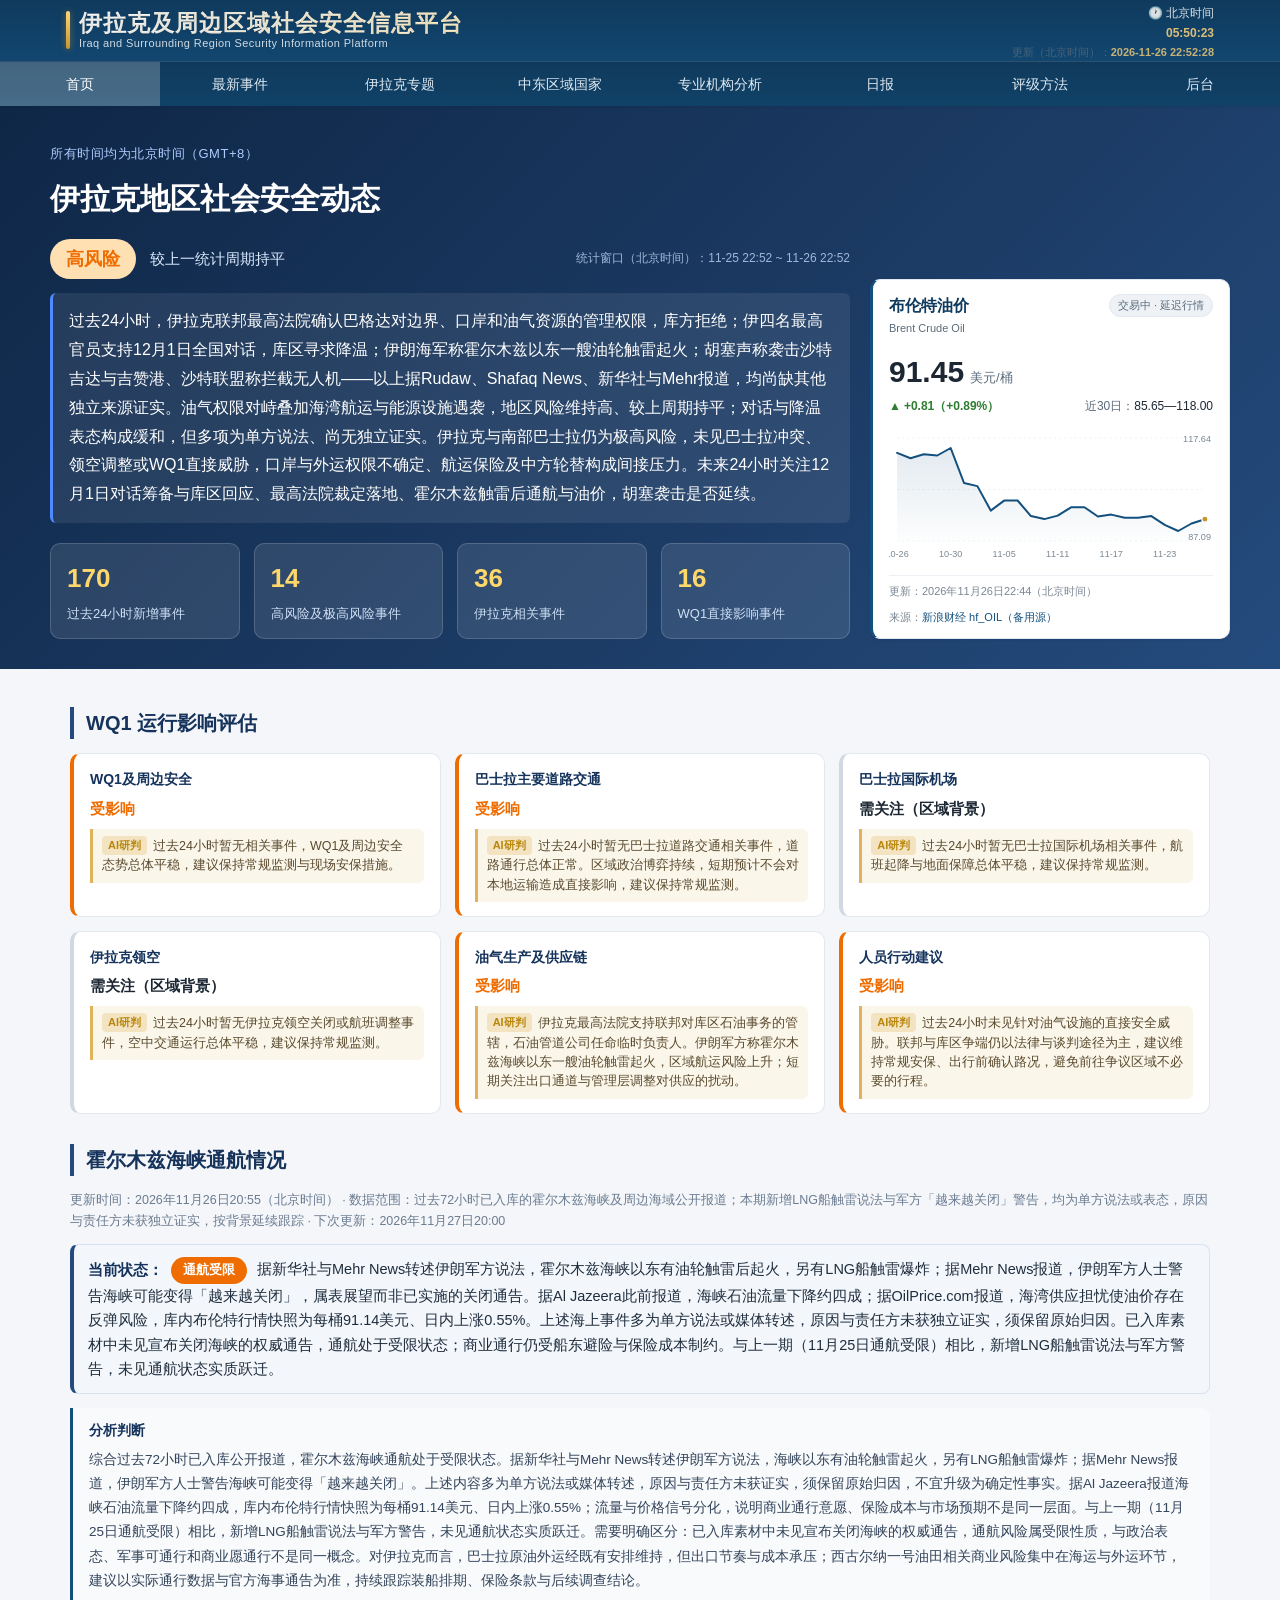
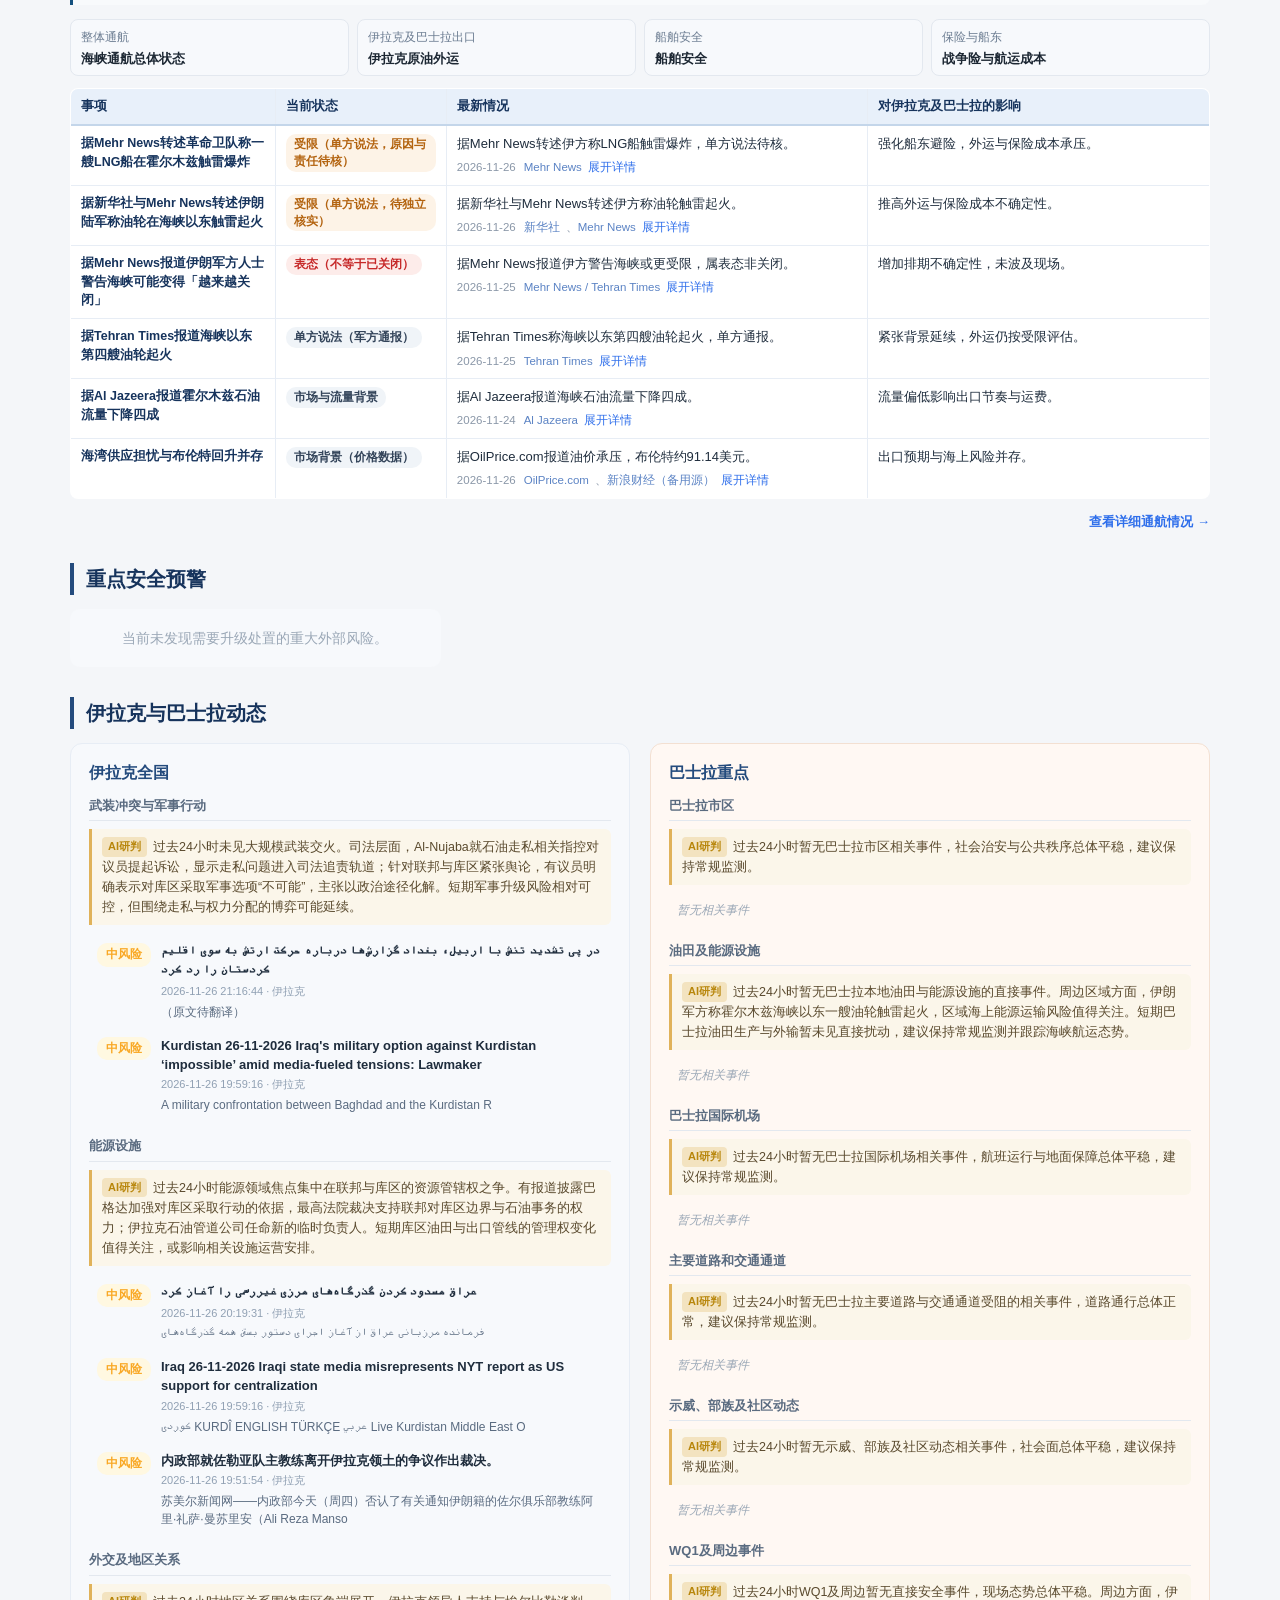
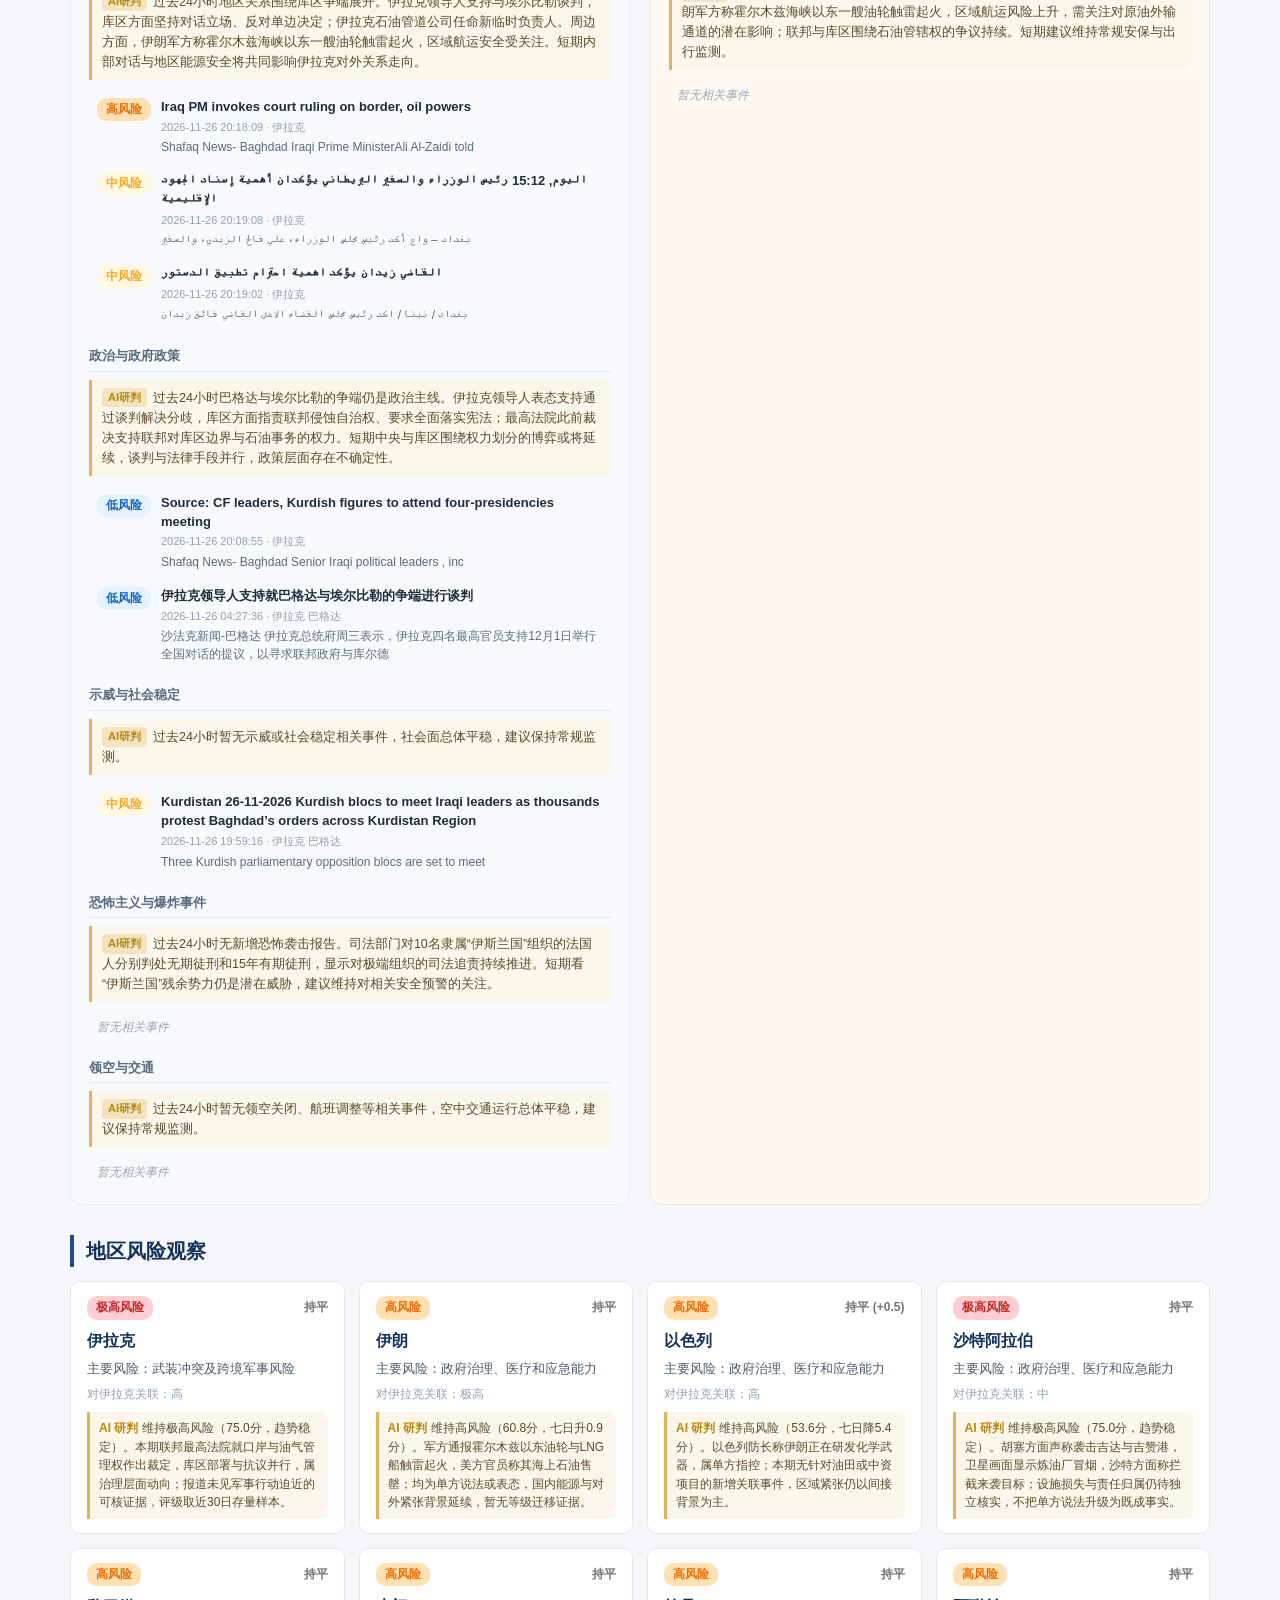
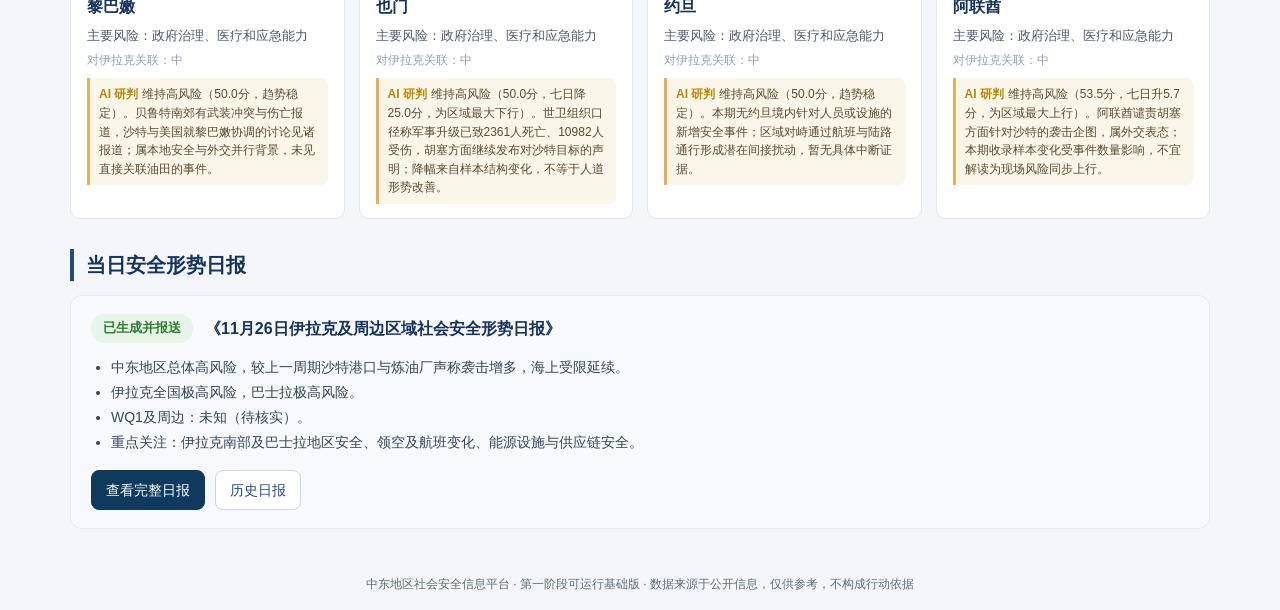
<file: index.html>
<!DOCTYPE html>
<html lang="zh-CN">
<head>
<meta charset="utf-8">
<meta name="mesip-build" content="ts=2026-11-26 17:52:34;commit=local-20261126175234;count=70;schema=pro-public-v2">
<meta name="viewport" content="width=device-width, initial-scale=1">
<title>中东社会安全态势与管理决策首页 · MESIP</title>
<link rel="stylesheet" href="assets/css/style.css?v=1795704754">
<link rel="stylesheet" href="assets/css/home.css?v=1795704754">
</head>
<body>
<div id="topbar" class="topbar"></div>

<div id="dbError" style="display:none;background:#ffebee;color:#b71c1c;padding:12px 16px;margin:14px auto 0;max-width:1180px;border-radius:8px;font-size:14px;line-height:1.5;">
  ⚠️ 数据未能成功加载。请点击浏览器刷新按钮，或按 <b>Ctrl/Cmd + Shift + R</b> 强制刷新后重试。若仍失败，可能是网络问题，请稍后再试。
</div>

<!-- 屏1：今日安全态势 + WQ1 影响 -->
<section class="hp-hero" id="situation">
  <div class="hp-hero-grid">
    <div class="hp-hero-left">
      <div class="hp-kicker">所有时间均为北京时间（GMT+8）</div>
      <h1>伊拉克地区社会安全动态</h1>
      <div class="hp-overall">
        <span class="hp-risk-badge" id="overallBadge">--</span>
        <span class="hp-trend-line" id="trendText">--</span>
        <span class="hp-window" id="windowText"></span>
      </div>
      <p class="hp-sit-text" id="sitText">正在加载今日安全形势摘要……</p>
      <div class="hp-metrics" id="metrics"></div>
    </div>

    <!-- 布伦特油价（Brent）卡片：位于“伊拉克地区社会安全动态”右侧 -->
    <aside class="hp-brent" id="brentCard" aria-label="布伦特油价">
      <div class="hp-brent-head">
        <div class="hp-brent-title-block">
          <span class="hp-brent-title">布伦特油价</span>
          <span class="hp-brent-subtitle">Brent Crude Oil</span>
        </div>
        <span class="hp-brent-status" id="brentStatus"></span>
      </div>
      <div class="hp-brent-price-row">
        <span class="hp-brent-price" id="brentPrice">--</span>
        <span class="hp-brent-unit">美元/桶</span>
      </div>
      <div class="hp-brent-meta-row">
        <span class="hp-brent-change" id="brentChange"></span>
        <span class="hp-brent-range" id="brentRange"></span>
      </div>
      <div class="hp-brent-chart" id="brentChart"></div>
      <div class="hp-brent-foot">
        <span id="brentUpdated"></span>
        <span class="src" id="brentSource"></span>
      </div>
      <div class="hp-brent-note" id="brentNote" style="display:none;"></div>
    </aside>
  </div>
</section>

<main class="hp-main">
  <!-- WQ1 运行影响评估 -->
  <section class="hp-block">
    <h2 class="hp-h2">WQ1 运行影响评估</h2>
    <div class="hp-wq1-note" id="wq1Note" style="display:none;"></div>
    <div class="hp-wq1" id="wq1"></div>
  </section>

  <!-- 霍尔木兹海峡通航情况（位于 WQ1 运行影响评估之后、重点安全预警之前） -->
  <section class="hp-block" id="hormuzBlock">
    <h2 class="hp-h2">霍尔木兹海峡通航情况</h2>
    <div class="hp-hormuz-meta" id="hormuzMeta"></div>
    <div class="hp-hormuz-status" id="hormuzStatus"></div>
    <div class="hormuz-analysis" id="hormuzAnalysis"></div>
    <div class="hormuz-summary" id="hormuzSummary"></div>
    <div class="hp-hormuz-tablewrap">
      <table class="hormuz-table" id="hormuzTable">
        <colgroup>
          <col style="width:18%"><col style="width:15%">
          <col style="width:37%"><col style="width:30%">
        </colgroup>
        <thead><tr>
          <th>事项</th><th>当前状态</th>
          <th>最新情况</th><th>对伊拉克及巴士拉的影响</th>
        </tr></thead>
        <tbody id="hormuzBody"></tbody>
      </table>
    </div>
    <div class="hormuz-more"><a href="hormuz.html">查看详细通航情况 →</a></div>
  </section>

  <!-- 屏2：重点安全预警 -->
  <section class="hp-block">
    <h2 class="hp-h2">重点安全预警</h2>
    <div class="hp-alerts" id="alerts"></div>
  </section>

  <!-- 屏3：伊拉克与巴士拉动态 -->
  <section class="hp-block">
    <h2 class="hp-h2">伊拉克与巴士拉动态</h2>
    <div class="hp-iraq">
      <div class="hp-iraq-col">
        <h3 class="hp-h3">伊拉克全国</h3>
        <div id="iraqNational"></div>
      </div>
      <div class="hp-iraq-col hp-basra">
        <h3 class="hp-h3">巴士拉重点</h3>
        <div id="iraqBasra"></div>
      </div>
    </div>
  </section>

  <!-- 屏4：地区风险观察 -->
  <section class="hp-block">
    <h2 class="hp-h2">地区风险观察</h2>
    <div class="hp-region" id="region"></div>
  </section>

  <!-- 屏5：当日日报 -->
  <section class="hp-block hp-report">
    <h2 class="hp-h2">当日安全形势日报</h2>
    <div id="daily"></div>
  </section>
</main>

<footer class="site"></footer>

<script src="assets/js/api.js?v=1795704754"></script>
<script src="assets/js/common.js?v=1795704754"></script>
<script src="assets/js/data.js?v=1795704754"></script>
<script>
window.__STATIC__ = true;
(function () {
  // 兜底：防止 api.js 异常导致全局 API 未定义时，下方 API.get = ... 抛出
  // ReferenceError 而整段脚本中断（会让页面空白且无任何提示）。
  var API = window.API || (window.API = {});
  // 捕获一次，避免每次请求都重复读取可能不存在的全局对象
  var DB = window.__DB__ || null;
  window.__MESIP_DB_OK__ = !!DB;

  // 构建元数据（控制台/调试用）：build_timestamp / git_commit / public_report_count / schema_version
  try {
    var _bm = (DB && DB.build_meta) || null;
    if (_bm) {
      window.__MESIP_BUILD__ = _bm;
      console.info("[MESIP 静态构建] " + (_bm.build_timestamp || "") + " | commit=" + (_bm.git_commit || "") +
        " | 专业报告(published)=" + (_bm.public_report_count) + " | schema=" + (_bm.schema_version || ""));
    }
  } catch (e) {}

  function all() { return (DB && DB.events) || []; }
  function byId(id) {
    var arr = all();
    for (var i = 0; i < arr.length; i++) {
      if (String(arr[i].id) === String(id)) return arr[i];
    }
    return null;
  }
  function byProId(id) {
    // 详情优先从 proDetail（含全文翻译字段）查询，回退到列表精简版
    var arr = (DB && DB.proDetail) || [];
    for (var i = 0; i < arr.length; i++) {
      if (String(arr[i].id) === String(id)) return arr[i];
    }
    arr = (DB && DB.proReports) || [];
    for (var j = 0; j < arr.length; j++) {
      if (String(arr[j].id) === String(id)) return arr[j];
    }
    return null;
  }
  function proRelatedOf(r) {
    if (!r || !DB || !DB.proReports) return [];
    var theme = ((r.risk_category || "").split("/")[0] || r.content_categories || "");
    if (!theme) return [];
    return DB.proReports.filter(function (x) {
      return String(x.id) !== String(r.id) &&
        ((x.risk_category || "").indexOf(theme) >= 0 || (x.content_categories || "").indexOf(theme) >= 0);
    }).slice(0, 4);
  }
  function relatedOf(e) {
    if (!e) return [];
    return all().filter(function (x) {
      return x.country === e.country && String(x.id) !== String(e.id);
    }).slice(0, 5);
  }
  // ---- F11：历史事件分片按需回源 ----
  // data.js 只含最新 2000 条公开事件；更早的历史事件详情从
  // assets/js/event_shards/s_<id 起点>.json 按需拉取（GitHub Pages 纯静态可用）。
  var _shardCache = {};
  function shardFile(id) {
    var n = parseInt(id, 10);
    if (!n || n < 0 || isNaN(n)) return null;
    var start = Math.floor(n / 1000) * 1000;
    return "assets/js/event_shards/s_" + ("00000" + start).slice(-5) + ".json";
  }
  function loadShard(id) {
    var f = shardFile(id);
    if (!f) return Promise.resolve(null);
    if (_shardCache[f]) return _shardCache[f];
    _shardCache[f] = fetch(f, { cache: "no-cache" }).then(function (r) {
      if (!r.ok) throw new Error("分片 " + f + " 加载失败（HTTP " + r.status + "）");
      return r.json();
    }).then(function (j) {
      return (j && j.events) ? j.events : [];
    }).catch(function (e) {
      _shardCache[f] = null;   // 允许重试，不把失败永久缓存
      throw e;
    });
    return _shardCache[f];
  }
  function shardEvent(id) {
    return loadShard(id).then(function (evs) {
      for (var i = 0; i < evs.length; i++) {
        if (String(evs[i].id) === String(id)) return evs[i];
      }
      return null;
    });
  }
  function filt(qs) {
    var p = new URLSearchParams(qs || "");
    var arr = all().slice();
    var c = p.get("country"); if (c) arr = arr.filter(function (e) { return e.country === c; });
    var r = p.get("risk"); if (r) arr = arr.filter(function (e) { return String(e.risk_level) === String(r); });
    // F10 修复（2026-10-23）：分类下拉的 value 是规范代码（如 armed_conflict），
    // 而事件字段 category 是中文名（如 武装冲突与军事行动）。旧代码只比中文名，
    // 导致选择任一类别都返回 0 条。现在同时接受代码与中文名。
    var cat = p.get("category");
    if (cat) arr = arr.filter(function (e) { return e.category_code === cat || e.category === cat; });
    // F10 修复：风险下限（"高风险及以上"），与首页卡片口径一致
    var rm = p.get("risk_min"); if (rm) arr = arr.filter(function (e) { return (e.risk_level || 0) >= parseInt(rm); });
    // F10 修复：伊拉克 / WQ1 直接影响，与首页卡片同口径（标签或国家匹配）
    if (p.get("iraq") === "1") arr = arr.filter(function (e) {
      return (e.module_tags || []).indexOf("iraq") >= 0 || e.country === "伊拉克";
    });
    if (p.get("wq1") === "1") arr = arr.filter(function (e) {
      return (e.module_tags || []).indexOf("wq1") >= 0;
    });
    // F10 修复：状态过滤，使卡片链接（status=published）落地集合与卡片计数口径一致
    var st = p.get("status"); if (st) arr = arr.filter(function (e) { return e.status === st; });
    var f = p.get("from"); if (f) arr = arr.filter(function (e) { return (e.publish_time || "") >= f; });
    var t = p.get("to"); if (t) arr = arr.filter(function (e) { return (e.publish_time || "") <= t; });
    if (p.get("china") === "1") arr = arr.filter(function (e) { return e.involves_china_company || e.involves_china_citizen; });
    var q = p.get("q"); if (q) { var s = q.toLowerCase(); arr = arr.filter(function (e) { return [e.title_zh, e.title_original, e.summary, e.country, e.city, e.category, e.category_code].some(function (v) { return (v || "").toLowerCase().indexOf(s) >= 0; }); }); }
    var lim = p.get("limit"); if (lim && parseInt(lim)) arr = arr.slice(0, parseInt(lim));
    return arr;
  }
  function match(path) {
    if (!DB) throw new Error("数据未能成功加载，请刷新页面或检查网络后重试");
    if (path === "/api/overview") return DB.overview;
    if (path === "/api/home") return DB.home;
    if (path === "/api/hormuz") return { report: DB.hormuz };
    if (path === "/api/brent") return DB.brent;
    if (path.indexOf("/api/reuters") === 0) return DB.reuters || { items: [], count: 0 };
    if (path === "/api/iraq") return DB.iraq;
    if (path === "/api/reports") return { reports: DB.reports };
    if (path === "/api/countries") return { countries: ((DB.overview || {}).countries || []) };
    if (path.indexOf("/api/event/") === 0) {
      var id = path.split("/").pop();
      // 全文接口在静态版由页面自行处理（给出明确提示 + 原文链接）
      if (path.indexOf("/fulltext") >= 0) { return { status: "static", note: "静态归档版不提供按需全文翻译" }; }
      var e = byId(id);
      if (e) return { event: e, related: relatedOf(e) };
      // 主数据未收录（多为 2000 条上限外的历史事件）→ 交给分片回源
      return { __shardEventId: id };
    }
    if (path.indexOf("/api/country/") === 0) { var n = decodeURIComponent(path.split("/").pop()); return DB.countryMap[n] || { country: null, events: [], risk_history: [] }; }
    if (path.indexOf("/api/report/") === 0) { var d = path.split("/").pop(); return DB.reportMap[d] || { report: null }; }
    if (path.indexOf("/api/pro-reports") === 0) {
      // 详情页：/api/pro-reports/<id>[?...]
      if (path.indexOf("/api/pro-reports/") === 0) {
        var pid = path.split("/").pop().split("?")[0];
        var prr = byProId(pid);
        return { report: prr, related: proRelatedOf(prr) };
      }
      // 列表页：/api/pro-reports[?...]
      var qs = path.split("?")[1] || "";
      var p = new URLSearchParams(qs);
      var arr = (DB.proReports) || [];
      // 默认仅返回 published（与 server.py _pro_public_filters 一致），export=all 解除限制
      var xpt = p.get("export");
      if (xpt !== "all") { arr = arr.filter(function (x) { return x.status === "published"; }); }
      var org = p.get("org");
      if (org) arr = arr.filter(function (x) { return (x.org || "").indexOf(org) >= 0; });
      var cps = p.get("copyright_status");
      if (cps) arr = arr.filter(function (x) { return x.copyright_status === cps; });
      var dom = p.get("domain");
      if (dom) arr = arr.filter(function (x) { return (x.content_categories || "").indexOf(dom) >= 0; });
      var wq = p.get("wq1_relevance");
      if (wq) arr = arr.filter(function (x) { return x.wq1_relevance === wq; });
      var rg = p.get("region");
      if (rg) arr = arr.filter(function (x) { return (x.regions || x.countries || "").indexOf(rg) >= 0; });
      var q = p.get("q");
      if (q) {
        var s = q.toLowerCase();
        arr = arr.filter(function (x) {
          return [x.title_zh, x.title_orig, x.org, x.content_zh, x.core_conclusion].some(function (v) { return (v || "").toLowerCase().indexOf(s) >= 0; });
        });
      }
      var orgs = {}, cops = {};
      arr.forEach(function (x) { if (x.org) orgs[x.org] = 1; if (x.copyright_status) cops[x.copyright_status] = 1; });
      // 分页（与 server.py api_pro_reports 一致）
      var total = arr.length;
      var pg = parseInt(p.get("page") || "1", 10); if (!pg || pg < 1) pg = 1;
      var psz = parseInt(p.get("page_size") || "0", 10); if (!psz || psz < 0) psz = 0;
      if (psz > 100) psz = 100;
      var out = arr;
      if (psz > 0) out = arr.slice((pg - 1) * psz, pg * psz);
      return { reports: out, count: out.length, total: total, orgs: Object.keys(orgs), copyright_statuses: Object.keys(cops) };
    }
    if (path.indexOf("/api/pro-institutions") === 0) {
      return DB.proInstitutions || { institutions: [], count: 0 };
    }
    if (path.indexOf("/api/decision-brief") === 0) {
      // Stage 4（2026-08-05）：决策型日报静态路由
      var q = new URLSearchParams(path.split("?")[1] || "");
      var ddate = q.get("date") || "";
      var arr = DB.decisionBriefs || [];
      if (ddate) {
        var hit = null;
        for (var i = 0; i < arr.length; i++) { if (arr[i].brief_date === ddate) { hit = arr[i]; break; } }
        return { brief: hit };
      }
      return { brief: arr.length ? arr[0] : null };
    }
    if (path.indexOf("/api/pro-compare") === 0) {
      return { comparable: false, count: 0, reports: [], message: "静态归档版暂不支持多机构对比，请访问原站或联系管理员。" };
    }
    if (path.indexOf("/api/events") === 0) { var fa = filt(path.split("?")[1] || ""); return { events: fa, count: fa.length }; }
    if (path.indexOf("/api/search") === 0) { var q = new URLSearchParams(path.split("?")[1] || "").get("q") || ""; var s = q.toLowerCase(); var fa = all().filter(function (e) { return [e.title_zh, e.title_original, e.summary, e.country, e.city, e.category].some(function (v) { return (v || "").toLowerCase().indexOf(s) >= 0; }); }); return { events: fa, count: fa.length }; }
    return { error: "static-unknown-path", path: path };
  }
  // 关键修复：用 Promise 包裹，任何同步异常都转为 rejected，从而被页面 .catch 捕获，
  // 避免原来“data.js 未加载时同步抛错、页面空白且无提示”的问题。
  API.get = function (path) {
    return new Promise(function (resolve, reject) {
      try {
        var r = match(path);
        if (r && r.error) { reject(new Error("静态数据缺失：" + (r.error || path))); return; }
        // F11：主数据（data.js，最新 2000 条）里没有的事件 → 按需拉历史分片
        if (r && r.__shardEventId !== undefined) {
          shardEvent(r.__shardEventId).then(function (ev) {
            if (!ev) {
              // 分片里也没有：说明该记录不满足公开条件（已隔离/未获发布资格/涉版权或安全限制）
              resolve({ event: null, related: [], notPublic: true });
              return;
            }
            resolve({ event: ev, related: relatedOf(ev) });
          }).catch(function (err) { reject(err); });
          return;
        }
        resolve(r);
      } catch (e) { reject(e); }
    });
  };
  API.post = function () { return Promise.resolve({ ok: false, static: true, msg: "静态归档版不支持该操作" }); };

  // 若数据整体缺失，显示顶部提示条（各页面 .catch 还会显示具体错误）
  if (!DB) {
    document.addEventListener("DOMContentLoaded", function () {
      var b = document.getElementById("dbError");
      if (b) b.style.display = "block";
    });
  }
})();
</script>
<script>
renderHeader("index.html");

function hpEsc(s) {
  s = (s == null) ? "" : String(s);
  return s.replace(/[&<>"]/g, function (c) {
    return { "&": "&amp;", "<": "&lt;", ">": "&gt;", '"': "&quot;" }[c];
  });
}
function hpRiskClass(l) { return "hp-r" + (l || 1); }
function hpLink(u) { return u ? encodeURI(u) : "#"; }

/* 单条事件（伊拉克/巴士拉分类用） */
function evItem(e) {
  if (!e) return "";
  var href = e.id ? ("event.html?id=" + encodeURI(e.id)) : "#";
  return '<a class="hp-ev" href="' + hpLink(href) + '">'
    + '<span class="hp-ev-risk ' + hpRiskClass(e.risk_level) + '">' + hpEsc(e.risk_name || "") + '</span>'
    + '<div class="hp-ev-body">'
    + '<div class="hp-ev-title">' + hpEsc(e.title || "") + '</div>'
    + '<div class="hp-ev-meta">' + hpEsc(e.time_bj || "") + (e.location ? (" · " + hpEsc(e.location)) : "") + '</div>'
    + (e.summary1 ? '<div class="hp-ev-sum">' + hpEsc(e.summary1) + '</div>' : "")
    + '</div></a>';
}

/* 指标卡 */
function metricCard(m) {
  return '<a class="hp-metric" href="' + hpLink(m.link) + '">'
    + '<div class="hp-metric-val">' + hpEsc(m.value) + '</div>'
    + '<div class="hp-metric-label">' + hpEsc(m.label) + '</div></a>';
}

/* WQ1 影响卡 */
function wq1Card(it) {
  var map = { "正常": "ok", "需关注": "watch", "受影响": "affected", "严重受影响": "severe" };
  var cls = map[it.status] || "";
  // 末行优先展示 hy3 生成的过去24h AI 分析（≤100字）；无分析时回退原静态文字
  var ai = it.analysis;
  var bottom = ai
    ? '<div class="hp-wq1-analysis"><span class="hp-ai-badge">AI研判</span>' + hpEsc(ai) + '</div>'
    : '<div class="hp-wq1-detail">' + hpEsc(it.detail) + '</div>';
  return '<div class="hp-wq1-card ' + cls + '">'
    + '<div class="hp-wq1-label">' + hpEsc(it.label) + '</div>'
    + '<div class="hp-wq1-status">' + hpEsc(it.status) + '</div>'
    + bottom + '</div>';
}

/* 预警卡 */
function alertCard(a) {
  // Stage 2 预警卡：判断型标题 + WQ1核心影响 + 影响领域 + 时间窗口 + 行动建议 + 可信度
  if (a.alert_title) {
    var lv = a.alert_level === "critical" ? "严重" : "高";
    var lvcls = a.alert_level === "critical" ? "hp-alert-lv-critical" : "hp-alert-lv-high";
    var acts = (a.recommended_actions || []).slice(0, 3).map(function (x) { return "· " + x; }).join("<br>");
    var dims = (a.affected_dimensions || []).slice(0, 4).join("、") || "—";
    var prov = a.is_provisional ? ' <span class="hp-verify-tag">信息仍在核实中</span>' : "";
    return '<a class="hp-alert" href="' + hpLink(a.url) + '">'
      + '<div class="hp-alert-head">'
      + '<span class="hp-alert-lv ' + lvcls + '">' + lv + '</span>'
      + '<span class="hp-cred">可信度：' + hpEsc(a.confidence_level || "medium") + (a.verification_status ? (" · " + hpEsc(a.verification_status)) : "") + prov + '</span>'
      + '<span class="hp-alert-time">' + hpEsc(a.impact_window || "") + '</span></div>'
      + '<div class="hp-alert-title">' + hpEsc(a.alert_title) + '</div>'
      + '<div class="hp-alert-conf"><b>WQ1核心影响：</b>' + hpEsc(a.wq1_judgment || "") + '</div>'
      + '<div class="hp-alert-rows">'
      + '<div><b>影响领域：</b>' + hpEsc(dims) + '</div>'
      + '<div><b>传导路径：</b>' + hpEsc(a.transmission_path || "—") + '</div>'
      + '<div><b>建议行动：</b><br>' + acts + '</div>'
      + '<div class="hp-muted-sm"><b>监测指标：</b>' + hpEsc((a.monitoring_indicators || []).slice(0, 3).join("；") || "—") + '</div>'
      + '</div></a>';
  }
  // 旧结构兜底
  return '<a class="hp-alert" href="' + hpLink(a.url) + '">'
    + '<div class="hp-alert-head">'
    + '<span class="hp-ev-risk ' + hpRiskClass(a.risk_level) + '">' + hpEsc(a.risk_name) + '</span>'
    + '<span class="hp-cred">' + hpEsc(a.credibility_name || "") + (a.verify_label ? (" · " + hpEsc(a.verify_label)) : "") + '</span>'
    + '<span class="hp-alert-time">' + hpEsc(a.time_bj || "") + '</span></div>'
    + '<div class="hp-alert-title">' + hpEsc(a.title) + '</div>'
    + '<div class="hp-alert-conf">' + hpEsc(a.confirmed) + '</div>'
    + '<div class="hp-alert-rows">'
    + '<div><b>WQ1影响：</b>' + hpEsc(a.wq1_impact) + '</div>'
    + '<div><b>人员影响：</b>' + hpEsc(a.personnel_impact) + '</div>'
    + '<div><b>处置建议：</b>' + hpEsc(a.advice) + '</div>'
    + '</div></a>';
}

/* 地区风险卡 */
function regionCard(r) {
  var tcls = r.trend === "up" ? "up" : (r.trend === "down" ? "down" : "flat");
  var d = (r.delta_1d != null && r.delta_1d !== 0) ? (" (" + (r.delta_1d > 0 ? "+" : "") + r.delta_1d + ")") : "";
  return '<a class="hp-rcard" href="' + hpLink(r.url) + '">'
    + '<div class="hp-rcard-top">'
    + '<span class="hp-ev-risk ' + hpRiskClass(r.level) + '">' + hpEsc(r.risk_name) + '</span>'
    + '<span class="hp-trend ' + tcls + '">' + hpEsc(r.trend_name) + d + '</span></div>'
    + '<div class="hp-rcard-name">' + hpEsc(r.country) + '</div>'
    + '<div class="hp-rcard-main">主要风险：' + hpEsc(r.main_risk || "—") + '</div>'
    + '<div class="hp-rcard-link">对伊拉克关联：' + hpEsc(r.iraq_link) + '</div>'
    + (r.llm_note ? '<div class="hp-rcard-note">' + hpEsc(r.llm_note) + '</div>' : "")
    + '</a>';
}

/* 伊拉克/巴士拉分类桶（analysisMap：各子模块 hy3 生成的过去24h AI 分析 ≤200字） */
function iraqBuckets(map, analysisMap) {
  var html = "";
  for (var name in map) {
    if (!map.hasOwnProperty(name)) continue;
    var arr = map[name] || [];
    var ai = analysisMap ? (analysisMap[name] || "") : "";
    html += '<div class="hp-bucket"><div class="hp-bucket-h">' + hpEsc(name) + '</div>';
    if (ai) {
      html += '<div class="hp-bucket-analysis"><span class="hp-ai-badge">AI研判</span>' + hpEsc(ai) + '</div>';
    }
    if (arr.length) {
      html += arr.map(evItem).join("");
    } else {
      html += '<div class="hp-empty-sm">暂无相关事件</div>';
    }
    html += '</div>';
  }
  return html;
}

/* 霍尔木兹海峡通航情况 模块 */
var HORMUZ_LVL = {
  "通航正常": "ok", "基本正常": "basic", "通航受限": "limited",
  "通航严重受限": "severe", "实际中断": "blocked", "信息不足，暂无法判断": "unknown"
};
function fmtBJCN(s) {
  if (!s) return "";
  var m = String(s).match(/(\d{4})-(\d{2})-(\d{2})[ T](\d{1,2}):(\d{2})/);
  if (m) return m[1] + "年" + parseInt(m[2], 10) + "月" + parseInt(m[3], 10) + "日" + m[4] + ":" + m[5];
  return String(s);
}
function hzShort(sh, full, maxLen) {
  /* 优先使用 hy3 生成的 *_short 字段；旧数据无该字段时按长度截断 full 回退 */
  if (sh) return String(sh);
  var s = String(full || "");
  maxLen = maxLen || 64;
  return s.length > maxLen ? s.slice(0, maxLen) + "…" : s;
}
function hzSrcLinks(srcs) {
  return (srcs || []).map(function (s) {
    return '<a href="' + hpLink(s.url || "#") + '" target="_blank" rel="noopener">' + hpEsc(s.name || s.url || "来源") + '</a>';
  }).join("、");
}
function hzStatusCls(txt) {
  var s = String(txt || "");
  if (/中断|关闭|禁行|停航|停运/.test(s)) return "st-bad";
  if (/受限|暂停|收紧|上调|升高|拒航|扣押|遇袭|附加/.test(s)) return "st-warn";
  if (/正常|恢复|平稳|维持/.test(s)) return "st-ok";
  return "st-neutral";
}
function hormuzRow(it, idx) {
  var srcHtml = hzSrcLinks(it.sources);
  var progShort = hzShort(it.latest_progress_short, it.latest_progress, 64);
  var impShort = hzShort(it.iraq_basra_impact_short, it.iraq_basra_impact, 56);
  var hasMore = (it.latest_progress && it.latest_progress !== progShort)
    || (it.iraq_basra_impact && it.iraq_basra_impact !== impShort)
    || (it.sources || []).length > 2;
  var metaSrc = (it.sources || []).slice(0, 2);
  var metaLine = '<div class="hz-meta">'
    + (it.effective_time ? '<span class="hz-meta-time">' + hpEsc(it.effective_time) + '</span>' : '')
    + (metaSrc.length ? '<span class="hz-meta-src">' + hzSrcLinks(metaSrc) + '</span>' : '')
    + '<button type="button" class="hz-toggle" data-hz="' + idx + '" aria-expanded="false">展开详情</button>'
    + '</div>';
  var main = '<tr class="hz-row" id="hzr-' + idx + '">'
    + '<td class="hz-item" data-label="事项">' + hpEsc(it.item_name || "") + '</td>'
    + '<td class="hz-status" data-label="当前状态"><span class="hz-tag ' + hzStatusCls(it.current_status) + '">' + hpEsc(it.current_status || "") + '</span></td>'
    + '<td class="hz-progress" data-label="最新情况"><div class="hz-cell-short">' + hpEsc(progShort) + '</div>' + metaLine + '</td>'
    + '<td class="hz-impact" data-label="对伊拉克及巴士拉的影响"><div class="hz-cell-short">' + hpEsc(impShort) + '</div></td>'
    + '</tr>';
  var detail = '<tr class="hz-detail" id="hzd-' + idx + '" hidden><td colspan="4"><div class="hz-detail-inner">'
    + '<div class="hz-d-block"><b>最新进展（完整）</b><p>' + hpEsc(it.latest_progress || "") + '</p></div>'
    + (it.effective_time ? '<div class="hz-d-block"><b>生效或发生时间</b><p>' + hpEsc(it.effective_time) + '</p></div>' : '')
    + '<div class="hz-d-block"><b>对伊拉克及巴士拉的影响（完整）</b><p>' + hpEsc(it.iraq_basra_impact || "") + '</p></div>'
    + (srcHtml ? '<div class="hz-d-block hz-d-src"><b>信息来源</b><p>' + srcHtml + '</p></div>' : '')
    + '</div></td></tr>';
  return main + detail;
}
var HORMUZ_SUMMARY_DEF = [
  { key: "overall", label: "整体通航", kw: null },
  { key: "iraq_export", label: "伊拉克及巴士拉出口", kw: /伊拉克|巴士拉|装运|原油/ },
  { key: "ship_safety", label: "船舶安全", kw: /遇袭|扣押|安全/ },
  { key: "insurance", label: "保险与船东", kw: /船东|战争险|保险/ }
];
function buildHormuzSummary(d) {
  var summ = d.summary && typeof d.summary === "object" ? d.summary : null;
  var items = d.items || [];
  return HORMUZ_SUMMARY_DEF.map(function (def) {
    var label = "", lvlCls = "st-neutral";
    if (summ && summ[def.key] && summ[def.key].label) {
      label = summ[def.key].label;
      lvlCls = summ[def.key].level ? "st-" + summ[def.key].level : hzStatusCls(label);
    } else if (!def.kw) {
      label = d.overall_status_level || "—";
      lvlCls = hzStatusCls(label);
    } else {
      for (var i = 0; i < items.length; i++) {
        if (def.kw.test(items[i].item_name || "")) { label = items[i].current_status || ""; break; }
      }
      if (!label) label = "—";
      lvlCls = hzStatusCls(label);
    }
    /* 摘要条为紧凑状态条：旧数据回退的长句截断展示，完整内容见表格与详情页 */
    if (label.length > 18) label = label.slice(0, 18) + "…";
    return '<div class="hz-sum-cell"><div class="hz-sum-name">' + hpEsc(def.label) + '</div>'
      + '<div class="hz-sum-val ' + lvlCls + '">' + hpEsc(label) + '</div></div>';
  }).join("");
}
function bindHormuzToggles() {
  var btns = document.querySelectorAll(".hz-toggle");
  for (var i = 0; i < btns.length; i++) {
    btns[i].onclick = function () {
      var idx = this.getAttribute("data-hz");
      var det = document.getElementById("hzd-" + idx);
      var isOpen = det && !det.hidden;
      /* 默认一次展开一行：先收起所有 */
      var all = document.querySelectorAll(".hz-detail");
      for (var j = 0; j < all.length; j++) all[j].hidden = true;
      var allBtns = document.querySelectorAll(".hz-toggle");
      for (var k = 0; k < allBtns.length; k++) {
        allBtns[k].textContent = "展开详情";
        allBtns[k].setAttribute("aria-expanded", "false");
      }
      if (det && !isOpen) {
        det.hidden = false;
        this.textContent = "收起详情";
        this.setAttribute("aria-expanded", "true");
      }
    };
  }
}
function renderHormuz(d) {
  var metaEl = document.getElementById("hormuzMeta");
  var statusEl = document.getElementById("hormuzStatus");
  var analysisEl = document.getElementById("hormuzAnalysis");
  var summaryEl = document.getElementById("hormuzSummary");
  var body = document.getElementById("hormuzBody");
  if (!d) {
    statusEl.innerHTML = '<div class="hp-hormuz-nodata">暂无霍尔木兹海峡通航数据。</div>';
    metaEl.innerHTML = ""; analysisEl.innerHTML = ""; summaryEl.innerHTML = ""; body.innerHTML = "";
    return;
  }
  /* 1) 更新时间 + 数据范围 */
  var metaParts = [];
  if (d.generated_at) metaParts.push("更新时间：" + fmtBJCN(d.generated_at) + "（北京时间）");
  if (d.data_scope) metaParts.push("数据范围：" + d.data_scope);
  if (d.next_update_time) metaParts.push("下次更新：" + fmtBJCN(d.next_update_time));
  metaEl.innerHTML = hpEsc(metaParts.join(" · "));
  /* 2) 当前状态概括 */
  var lvl = d.overall_status_level || "";
  var lvlCls = "lv-" + (HORMUZ_LVL[lvl] || "unknown");
  statusEl.innerHTML = '<span class="hp-hormuz-status-label">当前状态：</span>'
    + '<span class="hp-hormuz-badge ' + lvlCls + '">' + hpEsc(lvl) + '</span>'
    + '<span class="hp-hormuz-status-text">' + hpEsc(d.current_status || "") + '</span>';
  /* 3) 分析判断（位于表格上方，完整展示，不截断） */
  analysisEl.innerHTML = d.analysis
    ? '<div class="hz-a-title">分析判断</div><div class="hz-a-body">' + hpEsc(d.analysis) + '</div>'
    : "";
  /* 4) 四项核心状态摘要 */
  summaryEl.innerHTML = buildHormuzSummary(d);
  /* 5) 四列紧凑表格 */
  var items = d.items || [];
  if (!items.length) {
    body.innerHTML = '<tr><td colspan="4" class="hp-hormuz-empty">暂无可展示的通航事项。</td></tr>';
  } else {
    body.innerHTML = items.map(hormuzRow).join("");
    bindHormuzToggles();
  }
}
function loadHormuz() {
  API.get("/api/hormuz").then(function (d) {
    renderHormuz(d && d.report ? d.report : null);
  }).catch(function (e) {
    console.error("hormuz load failed", e);
  });
}

/* ============ 布伦特油价模块 ============ */
var BRENT_STATUS_TXT = {
  "open": "交易中", "closed": "已收盘", "holiday": "休市",
  "delayed": "延迟行情", "failed": "暂不可用", "abnormal": "数据异常"
};
function fmtBJfromISO(s) {
  if (!s) return "";
  var m = String(s).match(/(\d{4})-(\d{2})-(\d{2})[ T](\d{1,2}):(\d{2})/);
  if (m) return m[1] + "年" + parseInt(m[2], 10) + "月" + parseInt(m[3], 10) + "日" + m[4] + ":" + m[5];
  return String(s);
}
function renderBrent(d) {
  var priceEl = document.getElementById("brentPrice");
  var changeEl = document.getElementById("brentChange");
  var rangeEl = document.getElementById("brentRange");
  var statusEl = document.getElementById("brentStatus");
  var updEl = document.getElementById("brentUpdated");
  var srcEl = document.getElementById("brentSource");
  var noteEl = document.getElementById("brentNote");
  var chartEl = document.getElementById("brentChart");

  if (!d || !d.price) {
    priceEl.textContent = "暂无";
    changeEl.textContent = "油价数据暂不可用";
    statusEl.textContent = "";
    noteEl.style.display = "none";
    chartEl.innerHTML = "";
    return;
  }

  // 当前价
  priceEl.textContent = Number(d.price).toFixed(2);

  // 较前一交易日变化（▲/▼ 箭头 + 颜色仅作用于文字与符号；方向由箭头+正负号表达）
  var cv = d.change_value, cp = d.change_percent;
  if (cv != null && cp != null) {
    var isUp = cv >= 0;
    var sign = isUp ? "+" : "";
    var cls = isUp ? "up" : "down";
    var arr = isUp ? "▲" : "▼";
    changeEl.className = "hp-brent-change " + cls;
    changeEl.innerHTML = '<span class="arr">' + arr + '</span><span class="num">' + sign + Number(cv).toFixed(2) + '（' + sign + Number(cp).toFixed(2) + '%）</span>';
  } else {
    changeEl.className = "hp-brent-change";
    changeEl.textContent = "";
  }

  // 近30日区间
  if (d.thirty_day_high != null && d.thirty_day_low != null) {
    rangeEl.innerHTML = '近30日：<b>' + Number(d.thirty_day_low).toFixed(2) + '—' + Number(d.thirty_day_high).toFixed(2) + '</b>';
  } else {
    rangeEl.textContent = "";
  }

  // 状态标签（文字 + 颜色，绝不仅用颜色）
  var st = d.market_status || "";
  var txt = BRENT_STATUS_TXT[st] || "";
  var clsSt = "st-" + (st || "na");
  if (d.data_status === "failed") {
    txt = "数据暂未更新"; clsSt = "st-failed";
  } else if (d.is_delayed) {
    txt = (txt ? txt + " · " : "") + "延迟行情"; clsSt = "st-delayed";
  }
  statusEl.className = "hp-brent-status " + clsSt;
  statusEl.textContent = txt;

  // 底部：更新时间（北京时间）+ 来源
  updEl.textContent = "更新：" + fmtBJfromISO(d.updated_at || d.quote_time) + "（北京时间）";
  if (d.source_name) {
    if (d.source_url) {
      srcEl.innerHTML = '来源：<a href="' + hpLink(d.source_url) + '" target="_blank" rel="noopener">' + hpEsc(d.source_name) + '</a>';
    } else {
      srcEl.textContent = "来源：" + d.source_name;
    }
  } else {
    srcEl.textContent = "";
  }

  // 失败/陈旧提示
  if (d.data_status === "failed") {
    noteEl.style.display = "block";
    noteEl.innerHTML = "⚠️ 数据暂未更新，当前展示最近一次成功行情" +
      (d.last_success_at ? "（最近成功：" + fmtBJfromISO(d.last_success_at) + "）" : "") +
      (d.last_error ? "<br>失败原因：" + hpEsc(d.last_error) : "");
  } else {
    noteEl.style.display = "none";
  }

  // 折线图
  renderBrentChart(chartEl, d.history_30d || []);
}

/* 轻量 SVG 折线图（无第三方库）：真实行情、悬停显示日期+价格、移动端可触摸、网站主蓝风格 */
function renderBrentChart(container, history) {
  container.innerHTML = "";
  if (!history || !history.length) return;
  var data = history.slice(-30).map(function (p) { return { d: p.date, v: Number(p.close) }; });
  var W = 320, H = 135, PAD_L = 8, PAD_R = 8, PAD_T = 10, PAD_B = 22;
  var minV = Math.min.apply(null, data.map(function (x) { return x.v; }));
  var maxV = Math.max.apply(null, data.map(function (x) { return x.v; }));
  if (maxV - minV < 0.01) { maxV += 1; minV -= 1; }
  var pad = (maxV - minV) * 0.12;
  minV -= pad; maxV += pad;
  function X(i) { return PAD_L + (W - PAD_L - PAD_R) * (i / (data.length - 1 || 1)); }
  function Y(v) { return PAD_T + (H - PAD_T - PAD_B) * (1 - (v - minV) / (maxV - minV)); }

  // 三条水平网格线（虚线）+ 上下两个价格标签
  var gridLines = "";
  var yLabels = "";
  function fmtTick(v) {
    var n = Number(v).toFixed(2);
    return n.replace(/\.?0+$/, "");
  }
  for (var g = 0; g < 3; g++) {
    var y = PAD_T + (H - PAD_T - PAD_B) * (g / 2);
    gridLines += '<line class="hp-chart-grid" x1="' + PAD_L + '" y1="' + y.toFixed(1) + '" x2="' + (W - PAD_R) + '" y2="' + y.toFixed(1) + '"/>';
  }
  yLabels = '<text class="hp-chart-y" x="' + (W - 2) + '" y="' + (PAD_T + 4) + '" text-anchor="end">' + fmtTick(maxV - pad) + '</text>' +
            '<text class="hp-chart-y" x="' + (W - 2) + '" y="' + (H - PAD_B - 1) + '" text-anchor="end">' + fmtTick(minV + pad) + '</text>';

  var pts = data.map(function (x, i) { return X(i).toFixed(1) + "," + Y(x.v).toFixed(1); }).join(" ");
  var area = "M" + X(0).toFixed(1) + "," + Y(data[0].v).toFixed(1) + " L" + pts.replace(/ /g, " L") +
            " L" + X(data.length - 1).toFixed(1) + "," + (H - PAD_B) + " L" + X(0).toFixed(1) + "," + (H - PAD_B) + " Z";

  // 横轴日期刻度（约 5 个，避免过密）
  var ticks = "";
  var step = Math.max(1, Math.floor(data.length / 5));
  for (var i = 0; i < data.length; i += step) {
    var lbl = data[i].d.slice(5); // MM-DD
    ticks += '<text x="' + X(i).toFixed(1) + '" y="' + (H - 6) + '" class="hp-chart-x" text-anchor="middle">' + lbl + '</text>';
  }
  // 终值点高亮（最新数据点 = 网站金色 #c9952b，半径 3px）
  var lx = X(data.length - 1).toFixed(1), ly = Y(data[data.length - 1].v).toFixed(1);

  var svg = '<svg viewBox="0 0 ' + W + ' ' + H + '" preserveAspectRatio="none" class="hp-chart-svg">' +
    '<defs><linearGradient id="brentFill" x1="0" y1="0" x2="0" y2="1">' +
    '<stop offset="0%" stop-color="rgb(20,80,126)" stop-opacity="0.12"/>' +
    '<stop offset="100%" stop-color="rgb(20,80,126)" stop-opacity="0.01"/></linearGradient></defs>' +
    gridLines +
    '<path d="' + area + '" fill="url(#brentFill)" stroke="none"/>' +
    '<polyline points="' + pts + '" fill="none" stroke="#14507e" stroke-width="2" stroke-linejoin="round" stroke-linecap="round"/>' +
    '<circle cx="' + lx + '" cy="' + ly + '" r="3" fill="#c9952b" stroke="#fff" stroke-width="1.2"/>' +
    yLabels +
    ticks +
    '</svg>';

  // 悬停层
  var tip = document.createElement("div");
  tip.className = "hp-chart-tip";
  tip.style.display = "none";
  container.innerHTML = svg;
  container.appendChild(tip);

  function showAt(clientX) {
    var rect = container.getBoundingClientRect();
    var rel = (clientX - rect.left) / rect.width;       // 0..1
    var idx = Math.round(rel * (data.length - 1));
    idx = Math.max(0, Math.min(data.length - 1, idx));
    var p = data[idx];
    tip.style.display = "block";
    tip.innerHTML = '<b>' + p.d + '</b><br>' + Number(p.v).toFixed(2) + ' 美元/桶';
    var leftPct = (X(idx) / W) * 100;
    tip.style.left = Math.max(2, Math.min(94, leftPct)) + "%";
  }
  function hide() { tip.style.display = "none"; }

  container.addEventListener("mousemove", function (e) { showAt(e.clientX); });
  container.addEventListener("mouseleave", hide);
  container.addEventListener("touchstart", function (e) { if (e.touches[0]) showAt(e.touches[0].clientX); }, { passive: true });
  container.addEventListener("touchmove", function (e) { if (e.touches[0]) showAt(e.touches[0].clientX); }, { passive: true });
  container.addEventListener("touchend", hide);
}

function loadBrent() {
  API.get("/api/brent").then(function (d) {
    renderBrent(d && typeof d === "object" ? d : null);
  }).catch(function (e) {
    console.error("brent load failed", e);
    var pe = document.getElementById("brentPrice");
    if (pe) pe.textContent = "暂无";
  });
}

/* 当日日报 */
function renderDaily(dr) {
  var stCls = dr.status_type === "ok" ? "ok" : (dr.status_type === "pending" ? "pending" : "error");
  var html = '<div class="hp-daily">'
    + '<div class="hp-daily-head">'
    + '<span class="hp-daily-status ' + stCls + '">' + hpEsc(dr.status) + '</span>'
    + '<span class="hp-daily-name">' + hpEsc(dr.name) + '</span></div>';
  if (dr.conclusions && dr.conclusions.length) {
    html += '<ul class="hp-daily-concl">' + dr.conclusions.map(function (c) { return "<li>" + hpEsc(c) + "</li>"; }).join("") + '</ul>';
  }
  html += '<div class="hp-daily-links">'
    + (dr.report_url ? '<a class="btn" href="' + hpLink(dr.report_url) + '">查看完整日报</a>' : "")
    + '<a class="btn ghost" href="' + hpLink(dr.history_url || "reports.html") + '">历史日报</a>'
    + '</div></div>';
  return html;
}

function renderHome(d) {
  // 右上角"更新时间（北京时间）"：由 api_home 的 generated_at_bj 填充（setUpdated 定义在 common.js）
  if (d && d.generated_at_bj && typeof setUpdated === "function") {
    setUpdated(d.generated_at_bj);
  }
  var ts = d.today_situation || {};
  // 屏1
  document.getElementById("overallBadge").textContent = ts.overall_risk_name || "--";
  document.getElementById("overallBadge").className = "hp-risk-badge " + hpRiskClass(ts.overall_risk);
  document.getElementById("trendText").textContent = "较上一统计周期" + (ts.trend_vs_prev || "持平");
  document.getElementById("windowText").textContent = "统计窗口（北京时间）："
    + (ts.window_start_bj || "").slice(5, 16) + " ~ " + (ts.window_end_bj || "").slice(5, 16);
  document.getElementById("sitText").textContent = ts.text || "暂无数据";
  document.getElementById("metrics").innerHTML = (d.metrics || []).map(metricCard).join("");

  // WQ1
  var wi = d.wq1_impact || {};
  if (wi.no_direct) {
    var note = document.getElementById("wq1Note");
    note.style.display = "block";
    note.textContent = wi.no_direct_text || "";
  }
  document.getElementById("wq1").innerHTML = (wi.items || []).map(wq1Card).join("");

  // 预警
  var al = document.getElementById("alerts");
  if (d.alerts && d.alerts.length) {
    al.innerHTML = d.alerts.map(alertCard).join("");
  } else {
    al.innerHTML = '<div class="hp-empty">' + hpEsc(d.alerts_empty || "当前无重点预警。") + '</div>';
  }

  // 伊拉克 / 巴士拉
  var idy = d.iraq_dynamics || {};
  document.getElementById("iraqNational").innerHTML = iraqBuckets(idy.national || {}, idy.national_analysis || {});
  document.getElementById("iraqBasra").innerHTML = iraqBuckets(idy.basra || {}, idy.basra_analysis || {});

  // 地区
  document.getElementById("region").innerHTML = (d.regional_risk || []).map(regionCard).join("");

  // 日报
  document.getElementById("daily").innerHTML = renderDaily(d.daily_report || {});
}

function loadHome() {
  if (window.__STATIC__ && !window.__DB__) {
    var b = document.getElementById("dbError");
    if (b) b.style.display = "block";
    document.getElementById("sitText").textContent = "数据加载失败，请刷新页面重试";
    return;
  }
  API.get("/api/home").then(function (d) {
    if (!d || d.error) {
      document.getElementById("sitText").textContent = "数据暂不可用，请稍后重试";
      return;
    }
    renderHome(d);
    loadHormuz();
    loadBrent();
  }).catch(function (e) {
    var b = document.getElementById("dbError");
    if (b) b.style.display = "block";
    document.getElementById("sitText").textContent = "加载失败：" + (e && e.message ? e.message : e);
    console.error(e);
  });
}

loadHome();
</script>
</body>
</html>
</file>
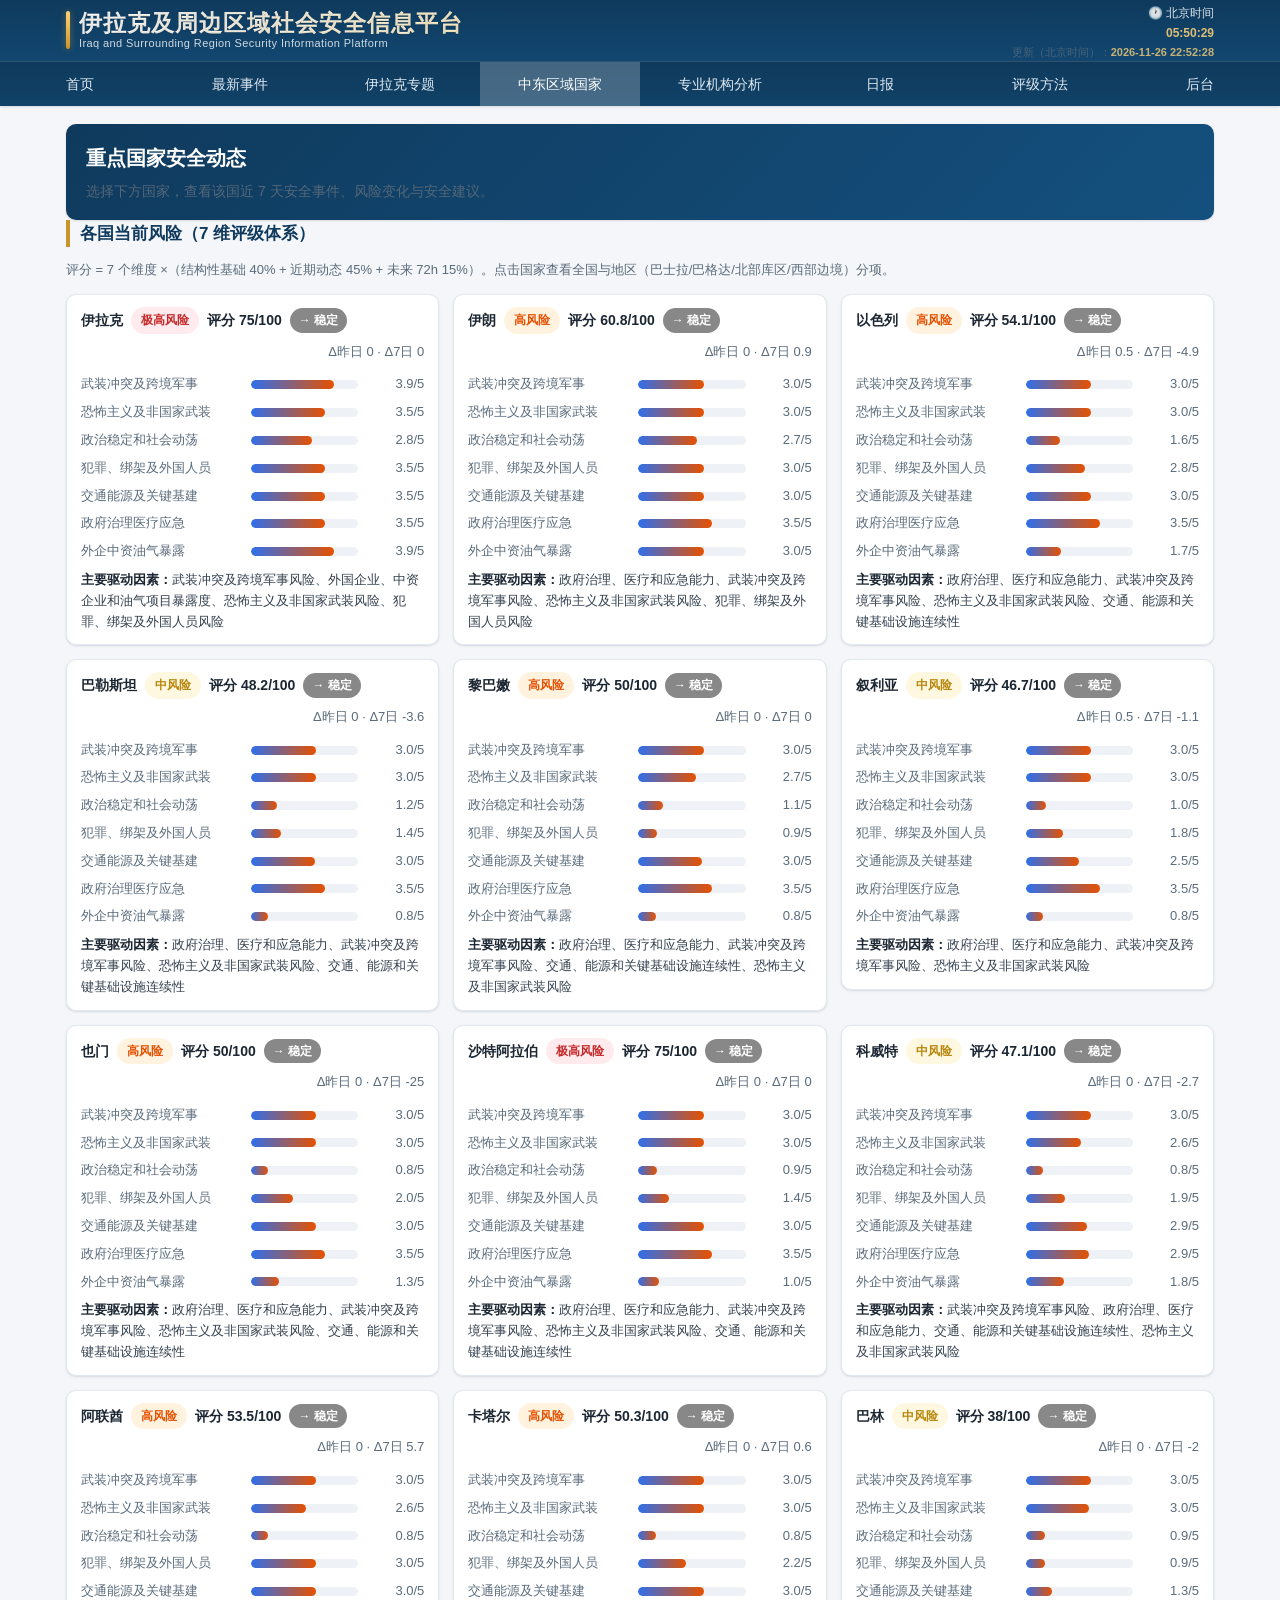
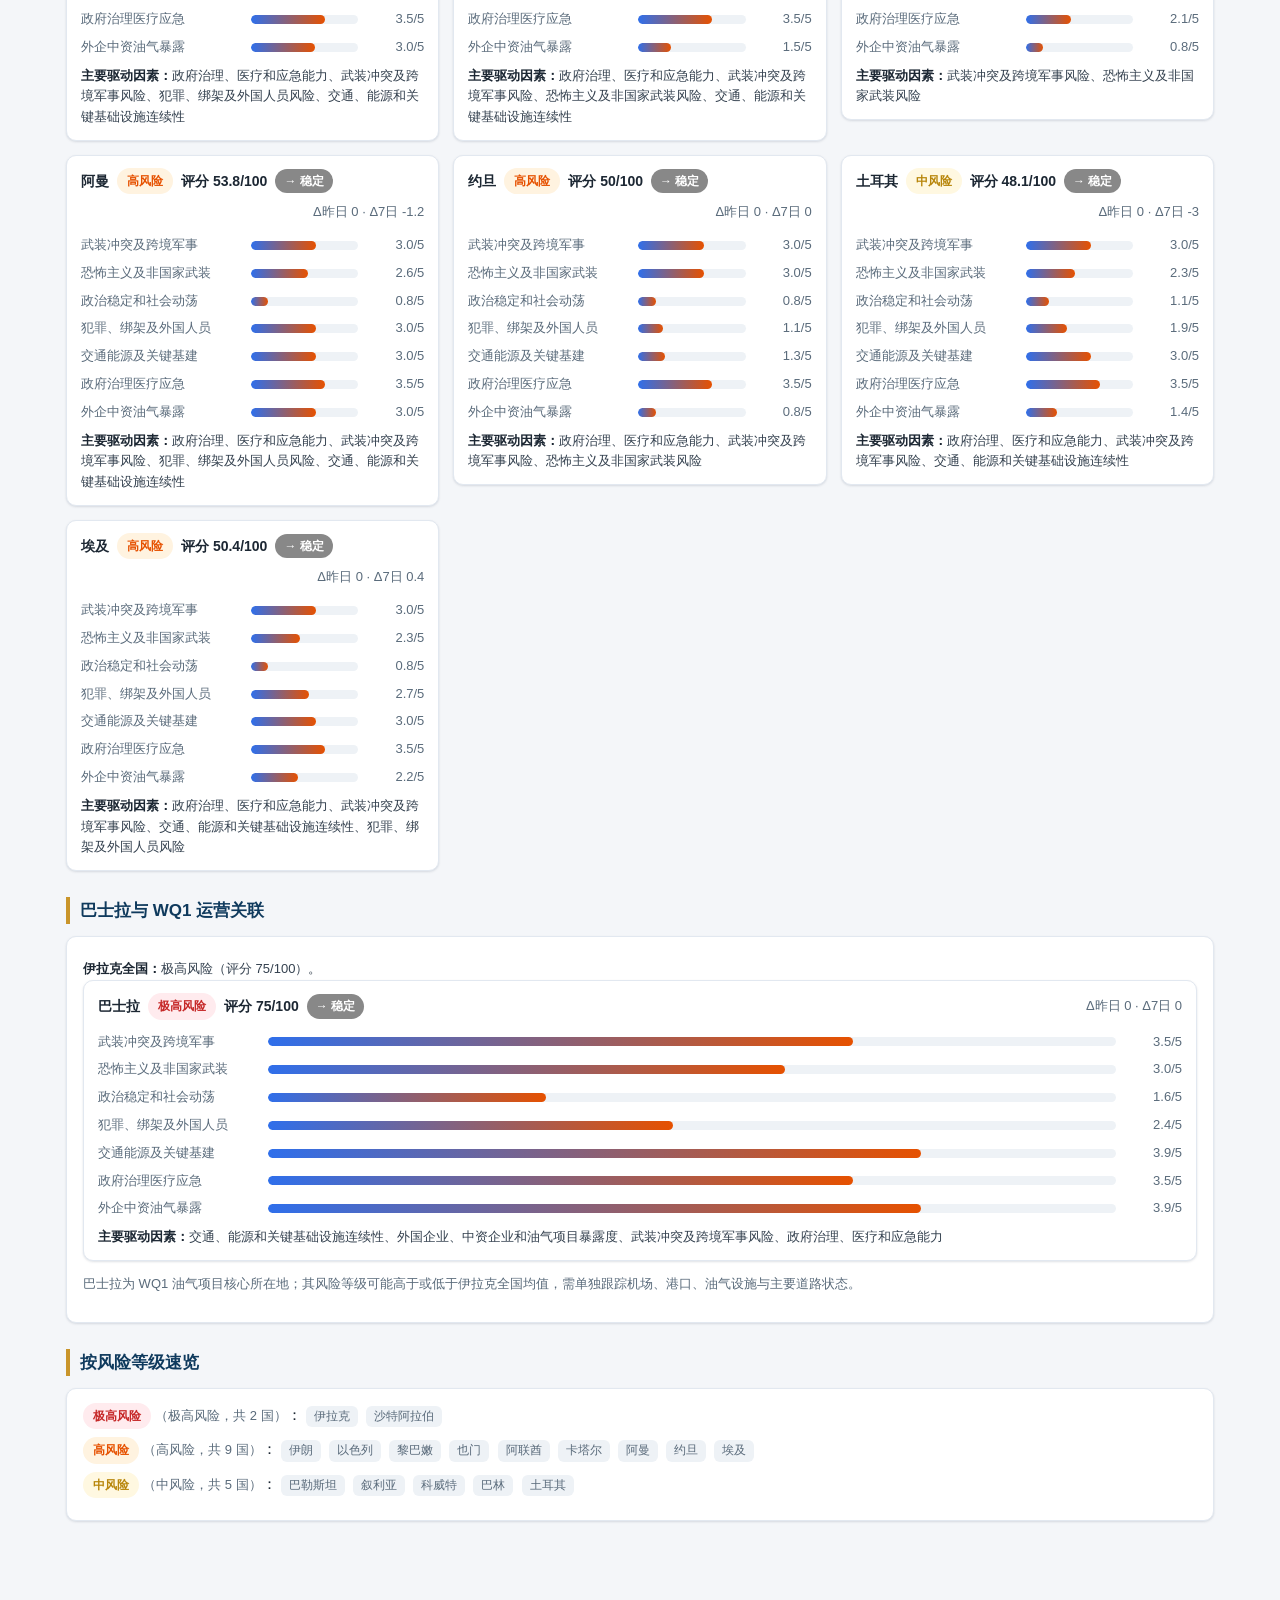
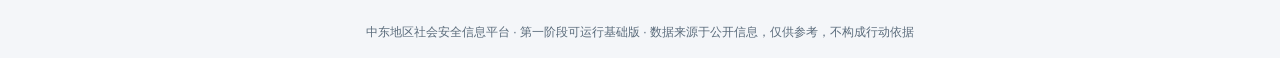
<file: countries.html>
<!DOCTYPE html>
<html lang="zh-CN">
<head>
<meta charset="utf-8">
<meta name="mesip-build" content="ts=2026-11-26 17:52:34;commit=local-20261126175234;count=70;schema=pro-public-v2">
<meta name="viewport" content="width=device-width, initial-scale=1">
<title>重点国家 · 中东地区社会安全信息平台</title>
<link rel="stylesheet" href="assets/css/style.css?v=1795704754">
</head>
<body>
<div id="topbar" class="topbar"></div>
<div class="container">

  <div class="hero" id="hero">
    <h1>重点国家安全动态</h1>
    <p class="muted">选择下方国家，查看该国近 7 天安全事件、风险变化与安全建议。</p>
  </div>

  <div class="section">
    <h2>各国当前风险（7 维评级体系）</h2>
    <p class="small muted">评分 = 7 个维度 ×（结构性基础 40% + 近期动态 45% + 未来 72h 15%）。点击国家查看全国与地区（巴士拉/巴格达/北部库区/西部边境）分项。</p>
    <div class="grid cards" id="countryGrid"><p class="muted">正在加载国家风险……</p></div>
  </div>

  <div class="section" id="wq1sec" style="display:none;">
    <h2>巴士拉与 WQ1 运营关联</h2>
    <div class="panel" id="wq1box"></div>
  </div>

  <div class="section">
    <h2>按风险等级速览</h2>
    <div class="panel" id="riskSummary"><p class="muted">正在加载……</p></div>
  </div>

</div>
<footer class="site"></footer>

<script src="assets/js/api.js?v=1795704754"></script>
<script src="assets/js/common.js?v=1795704754"></script>
<script src="assets/js/data.js?v=1795704754"></script>
<script>
window.__STATIC__ = true;
(function () {
  // 兜底：防止 api.js 异常导致全局 API 未定义时，下方 API.get = ... 抛出
  // ReferenceError 而整段脚本中断（会让页面空白且无任何提示）。
  var API = window.API || (window.API = {});
  // 捕获一次，避免每次请求都重复读取可能不存在的全局对象
  var DB = window.__DB__ || null;
  window.__MESIP_DB_OK__ = !!DB;

  // 构建元数据（控制台/调试用）：build_timestamp / git_commit / public_report_count / schema_version
  try {
    var _bm = (DB && DB.build_meta) || null;
    if (_bm) {
      window.__MESIP_BUILD__ = _bm;
      console.info("[MESIP 静态构建] " + (_bm.build_timestamp || "") + " | commit=" + (_bm.git_commit || "") +
        " | 专业报告(published)=" + (_bm.public_report_count) + " | schema=" + (_bm.schema_version || ""));
    }
  } catch (e) {}

  function all() { return (DB && DB.events) || []; }
  function byId(id) {
    var arr = all();
    for (var i = 0; i < arr.length; i++) {
      if (String(arr[i].id) === String(id)) return arr[i];
    }
    return null;
  }
  function byProId(id) {
    // 详情优先从 proDetail（含全文翻译字段）查询，回退到列表精简版
    var arr = (DB && DB.proDetail) || [];
    for (var i = 0; i < arr.length; i++) {
      if (String(arr[i].id) === String(id)) return arr[i];
    }
    arr = (DB && DB.proReports) || [];
    for (var j = 0; j < arr.length; j++) {
      if (String(arr[j].id) === String(id)) return arr[j];
    }
    return null;
  }
  function proRelatedOf(r) {
    if (!r || !DB || !DB.proReports) return [];
    var theme = ((r.risk_category || "").split("/")[0] || r.content_categories || "");
    if (!theme) return [];
    return DB.proReports.filter(function (x) {
      return String(x.id) !== String(r.id) &&
        ((x.risk_category || "").indexOf(theme) >= 0 || (x.content_categories || "").indexOf(theme) >= 0);
    }).slice(0, 4);
  }
  function relatedOf(e) {
    if (!e) return [];
    return all().filter(function (x) {
      return x.country === e.country && String(x.id) !== String(e.id);
    }).slice(0, 5);
  }
  // ---- F11：历史事件分片按需回源 ----
  // data.js 只含最新 2000 条公开事件；更早的历史事件详情从
  // assets/js/event_shards/s_<id 起点>.json 按需拉取（GitHub Pages 纯静态可用）。
  var _shardCache = {};
  function shardFile(id) {
    var n = parseInt(id, 10);
    if (!n || n < 0 || isNaN(n)) return null;
    var start = Math.floor(n / 1000) * 1000;
    return "assets/js/event_shards/s_" + ("00000" + start).slice(-5) + ".json";
  }
  function loadShard(id) {
    var f = shardFile(id);
    if (!f) return Promise.resolve(null);
    if (_shardCache[f]) return _shardCache[f];
    _shardCache[f] = fetch(f, { cache: "no-cache" }).then(function (r) {
      if (!r.ok) throw new Error("分片 " + f + " 加载失败（HTTP " + r.status + "）");
      return r.json();
    }).then(function (j) {
      return (j && j.events) ? j.events : [];
    }).catch(function (e) {
      _shardCache[f] = null;   // 允许重试，不把失败永久缓存
      throw e;
    });
    return _shardCache[f];
  }
  function shardEvent(id) {
    return loadShard(id).then(function (evs) {
      for (var i = 0; i < evs.length; i++) {
        if (String(evs[i].id) === String(id)) return evs[i];
      }
      return null;
    });
  }
  function filt(qs) {
    var p = new URLSearchParams(qs || "");
    var arr = all().slice();
    var c = p.get("country"); if (c) arr = arr.filter(function (e) { return e.country === c; });
    var r = p.get("risk"); if (r) arr = arr.filter(function (e) { return String(e.risk_level) === String(r); });
    // F10 修复（2026-10-23）：分类下拉的 value 是规范代码（如 armed_conflict），
    // 而事件字段 category 是中文名（如 武装冲突与军事行动）。旧代码只比中文名，
    // 导致选择任一类别都返回 0 条。现在同时接受代码与中文名。
    var cat = p.get("category");
    if (cat) arr = arr.filter(function (e) { return e.category_code === cat || e.category === cat; });
    // F10 修复：风险下限（"高风险及以上"），与首页卡片口径一致
    var rm = p.get("risk_min"); if (rm) arr = arr.filter(function (e) { return (e.risk_level || 0) >= parseInt(rm); });
    // F10 修复：伊拉克 / WQ1 直接影响，与首页卡片同口径（标签或国家匹配）
    if (p.get("iraq") === "1") arr = arr.filter(function (e) {
      return (e.module_tags || []).indexOf("iraq") >= 0 || e.country === "伊拉克";
    });
    if (p.get("wq1") === "1") arr = arr.filter(function (e) {
      return (e.module_tags || []).indexOf("wq1") >= 0;
    });
    // F10 修复：状态过滤，使卡片链接（status=published）落地集合与卡片计数口径一致
    var st = p.get("status"); if (st) arr = arr.filter(function (e) { return e.status === st; });
    var f = p.get("from"); if (f) arr = arr.filter(function (e) { return (e.publish_time || "") >= f; });
    var t = p.get("to"); if (t) arr = arr.filter(function (e) { return (e.publish_time || "") <= t; });
    if (p.get("china") === "1") arr = arr.filter(function (e) { return e.involves_china_company || e.involves_china_citizen; });
    var q = p.get("q"); if (q) { var s = q.toLowerCase(); arr = arr.filter(function (e) { return [e.title_zh, e.title_original, e.summary, e.country, e.city, e.category, e.category_code].some(function (v) { return (v || "").toLowerCase().indexOf(s) >= 0; }); }); }
    var lim = p.get("limit"); if (lim && parseInt(lim)) arr = arr.slice(0, parseInt(lim));
    return arr;
  }
  function match(path) {
    if (!DB) throw new Error("数据未能成功加载，请刷新页面或检查网络后重试");
    if (path === "/api/overview") return DB.overview;
    if (path === "/api/home") return DB.home;
    if (path === "/api/hormuz") return { report: DB.hormuz };
    if (path === "/api/brent") return DB.brent;
    if (path.indexOf("/api/reuters") === 0) return DB.reuters || { items: [], count: 0 };
    if (path === "/api/iraq") return DB.iraq;
    if (path === "/api/reports") return { reports: DB.reports };
    if (path === "/api/countries") return { countries: ((DB.overview || {}).countries || []) };
    if (path.indexOf("/api/event/") === 0) {
      var id = path.split("/").pop();
      // 全文接口在静态版由页面自行处理（给出明确提示 + 原文链接）
      if (path.indexOf("/fulltext") >= 0) { return { status: "static", note: "静态归档版不提供按需全文翻译" }; }
      var e = byId(id);
      if (e) return { event: e, related: relatedOf(e) };
      // 主数据未收录（多为 2000 条上限外的历史事件）→ 交给分片回源
      return { __shardEventId: id };
    }
    if (path.indexOf("/api/country/") === 0) { var n = decodeURIComponent(path.split("/").pop()); return DB.countryMap[n] || { country: null, events: [], risk_history: [] }; }
    if (path.indexOf("/api/report/") === 0) { var d = path.split("/").pop(); return DB.reportMap[d] || { report: null }; }
    if (path.indexOf("/api/pro-reports") === 0) {
      // 详情页：/api/pro-reports/<id>[?...]
      if (path.indexOf("/api/pro-reports/") === 0) {
        var pid = path.split("/").pop().split("?")[0];
        var prr = byProId(pid);
        return { report: prr, related: proRelatedOf(prr) };
      }
      // 列表页：/api/pro-reports[?...]
      var qs = path.split("?")[1] || "";
      var p = new URLSearchParams(qs);
      var arr = (DB.proReports) || [];
      // 默认仅返回 published（与 server.py _pro_public_filters 一致），export=all 解除限制
      var xpt = p.get("export");
      if (xpt !== "all") { arr = arr.filter(function (x) { return x.status === "published"; }); }
      var org = p.get("org");
      if (org) arr = arr.filter(function (x) { return (x.org || "").indexOf(org) >= 0; });
      var cps = p.get("copyright_status");
      if (cps) arr = arr.filter(function (x) { return x.copyright_status === cps; });
      var dom = p.get("domain");
      if (dom) arr = arr.filter(function (x) { return (x.content_categories || "").indexOf(dom) >= 0; });
      var wq = p.get("wq1_relevance");
      if (wq) arr = arr.filter(function (x) { return x.wq1_relevance === wq; });
      var rg = p.get("region");
      if (rg) arr = arr.filter(function (x) { return (x.regions || x.countries || "").indexOf(rg) >= 0; });
      var q = p.get("q");
      if (q) {
        var s = q.toLowerCase();
        arr = arr.filter(function (x) {
          return [x.title_zh, x.title_orig, x.org, x.content_zh, x.core_conclusion].some(function (v) { return (v || "").toLowerCase().indexOf(s) >= 0; });
        });
      }
      var orgs = {}, cops = {};
      arr.forEach(function (x) { if (x.org) orgs[x.org] = 1; if (x.copyright_status) cops[x.copyright_status] = 1; });
      // 分页（与 server.py api_pro_reports 一致）
      var total = arr.length;
      var pg = parseInt(p.get("page") || "1", 10); if (!pg || pg < 1) pg = 1;
      var psz = parseInt(p.get("page_size") || "0", 10); if (!psz || psz < 0) psz = 0;
      if (psz > 100) psz = 100;
      var out = arr;
      if (psz > 0) out = arr.slice((pg - 1) * psz, pg * psz);
      return { reports: out, count: out.length, total: total, orgs: Object.keys(orgs), copyright_statuses: Object.keys(cops) };
    }
    if (path.indexOf("/api/pro-institutions") === 0) {
      return DB.proInstitutions || { institutions: [], count: 0 };
    }
    if (path.indexOf("/api/decision-brief") === 0) {
      // Stage 4（2026-08-05）：决策型日报静态路由
      var q = new URLSearchParams(path.split("?")[1] || "");
      var ddate = q.get("date") || "";
      var arr = DB.decisionBriefs || [];
      if (ddate) {
        var hit = null;
        for (var i = 0; i < arr.length; i++) { if (arr[i].brief_date === ddate) { hit = arr[i]; break; } }
        return { brief: hit };
      }
      return { brief: arr.length ? arr[0] : null };
    }
    if (path.indexOf("/api/pro-compare") === 0) {
      return { comparable: false, count: 0, reports: [], message: "静态归档版暂不支持多机构对比，请访问原站或联系管理员。" };
    }
    if (path.indexOf("/api/events") === 0) { var fa = filt(path.split("?")[1] || ""); return { events: fa, count: fa.length }; }
    if (path.indexOf("/api/search") === 0) { var q = new URLSearchParams(path.split("?")[1] || "").get("q") || ""; var s = q.toLowerCase(); var fa = all().filter(function (e) { return [e.title_zh, e.title_original, e.summary, e.country, e.city, e.category].some(function (v) { return (v || "").toLowerCase().indexOf(s) >= 0; }); }); return { events: fa, count: fa.length }; }
    return { error: "static-unknown-path", path: path };
  }
  // 关键修复：用 Promise 包裹，任何同步异常都转为 rejected，从而被页面 .catch 捕获，
  // 避免原来“data.js 未加载时同步抛错、页面空白且无提示”的问题。
  API.get = function (path) {
    return new Promise(function (resolve, reject) {
      try {
        var r = match(path);
        if (r && r.error) { reject(new Error("静态数据缺失：" + (r.error || path))); return; }
        // F11：主数据（data.js，最新 2000 条）里没有的事件 → 按需拉历史分片
        if (r && r.__shardEventId !== undefined) {
          shardEvent(r.__shardEventId).then(function (ev) {
            if (!ev) {
              // 分片里也没有：说明该记录不满足公开条件（已隔离/未获发布资格/涉版权或安全限制）
              resolve({ event: null, related: [], notPublic: true });
              return;
            }
            resolve({ event: ev, related: relatedOf(ev) });
          }).catch(function (err) { reject(err); });
          return;
        }
        resolve(r);
      } catch (e) { reject(e); }
    });
  };
  API.post = function () { return Promise.resolve({ ok: false, static: true, msg: "静态归档版不支持该操作" }); };

  // 若数据整体缺失，显示顶部提示条（各页面 .catch 还会显示具体错误）
  if (!DB) {
    document.addEventListener("DOMContentLoaded", function () {
      var b = document.getElementById("dbError");
      if (b) b.style.display = "block";
    });
  }
})();
</script>
<script>
renderHeader("countries.html");

function nationalRow(co) {
  const rd = co.risk_detail || [];
  const nat = rd.find(r => r.scope === "全国");
  if (nat) return nat;
  // 兜底：仅有旧标量 current_risk
  return { scope: "全国", level: co.current_risk || 1, total: (co.current_risk || 1) * 25,
           trend: "stable", delta_1d: 0, delta_7d: 0, drivers: [] };
}

API.get("/api/overview").then(d => {
  const countries = (d.countries || []).slice().sort((a, b) => (a.priority || 99) - (b.priority || 99));
  if (!countries.length) {
    $("#countryGrid").innerHTML = `<div class="empty">暂无国家数据。</div>`;
    return;
  }
  $("#countryGrid").innerHTML = countries.map(co => {
    const name = co.name_zh;
    const nat = nationalRow(co);
    return `<a href="country.html?c=${encodeURIComponent(name)}" style="text-decoration:none;color:inherit;display:block;">
      ${countryRiskCard(nat, name)}</a>`;
  }).join("");

  // 巴士拉 / WQ1 重点提示
  const iq = countries.find(c => c.name_zh === "伊拉克");
  if (iq && iq.risk_detail && iq.risk_detail.length) {
    const basra = iq.risk_detail.find(r => r.scope === "巴士拉");
    const nat = nationalRow(iq);
    if (basra) {
      $("#wq1sec").style.display = "";
      $("#wq1box").innerHTML = `<div class="cr-drivers"><b>伊拉克全国：</b>${RISK_NAME[nat.level] || ""}（评分 ${nat.total}/100）。</div>` +
        countryRiskCard(basra, "伊拉克") +
        `<p class="small muted">巴士拉为 WQ1 油气项目核心所在地；其风险等级可能高于或低于伊拉克全国均值，需单独跟踪机场、港口、油气设施与主要道路状态。</p>`;
    }
  }

  // 风险等级速览
  const order = [4, 3, 2, 1];
  const names = { 4: "极高风险", 3: "高风险", 2: "中风险", 1: "低风险" };
  const groups = { 4: [], 3: [], 2: [], 1: [] };
  countries.forEach(co => {
    const r = Number(nationalRow(co).level) || 1;
    (groups[r] = groups[r] || []).push(co.name_zh);
  });
  $("#riskSummary").innerHTML = order.map(r => {
    const list = (groups[r] || []);
    if (!list.length) return "";
    return `<div style="margin-bottom:8px;">
      <b>${riskBadge(r)}</b>
      <span class="small muted">（${names[r]}，共 ${list.length} 国）</span>：
      ${list.map(n => `<a class="tag" href="country.html?c=${encodeURIComponent(n)}">${esc(n)}</a>`).join(" ")}
    </div>`;
  }).join("");
}).catch(e => {
  $("#countryGrid").innerHTML = `<div class="empty">加载失败：${esc(e.message)}</div>`;
});
</script>
</body>
</html>
</file>
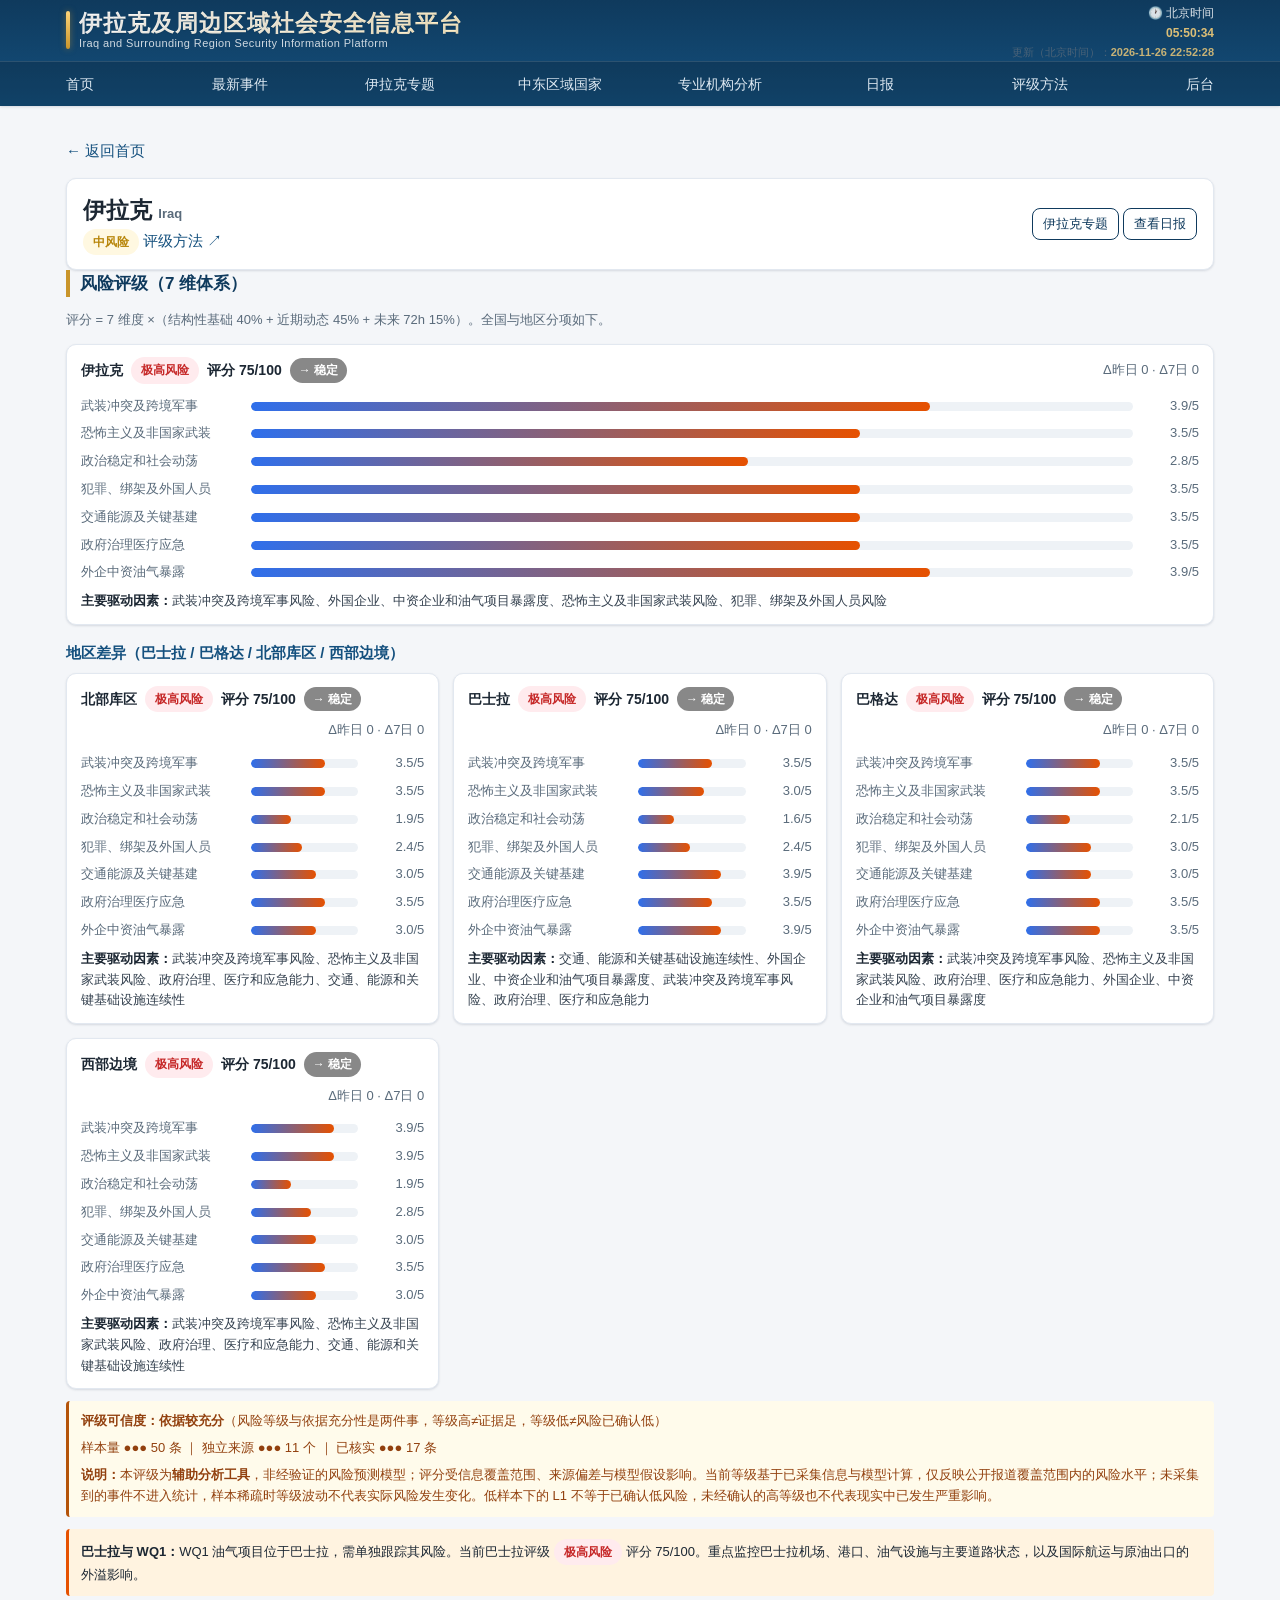
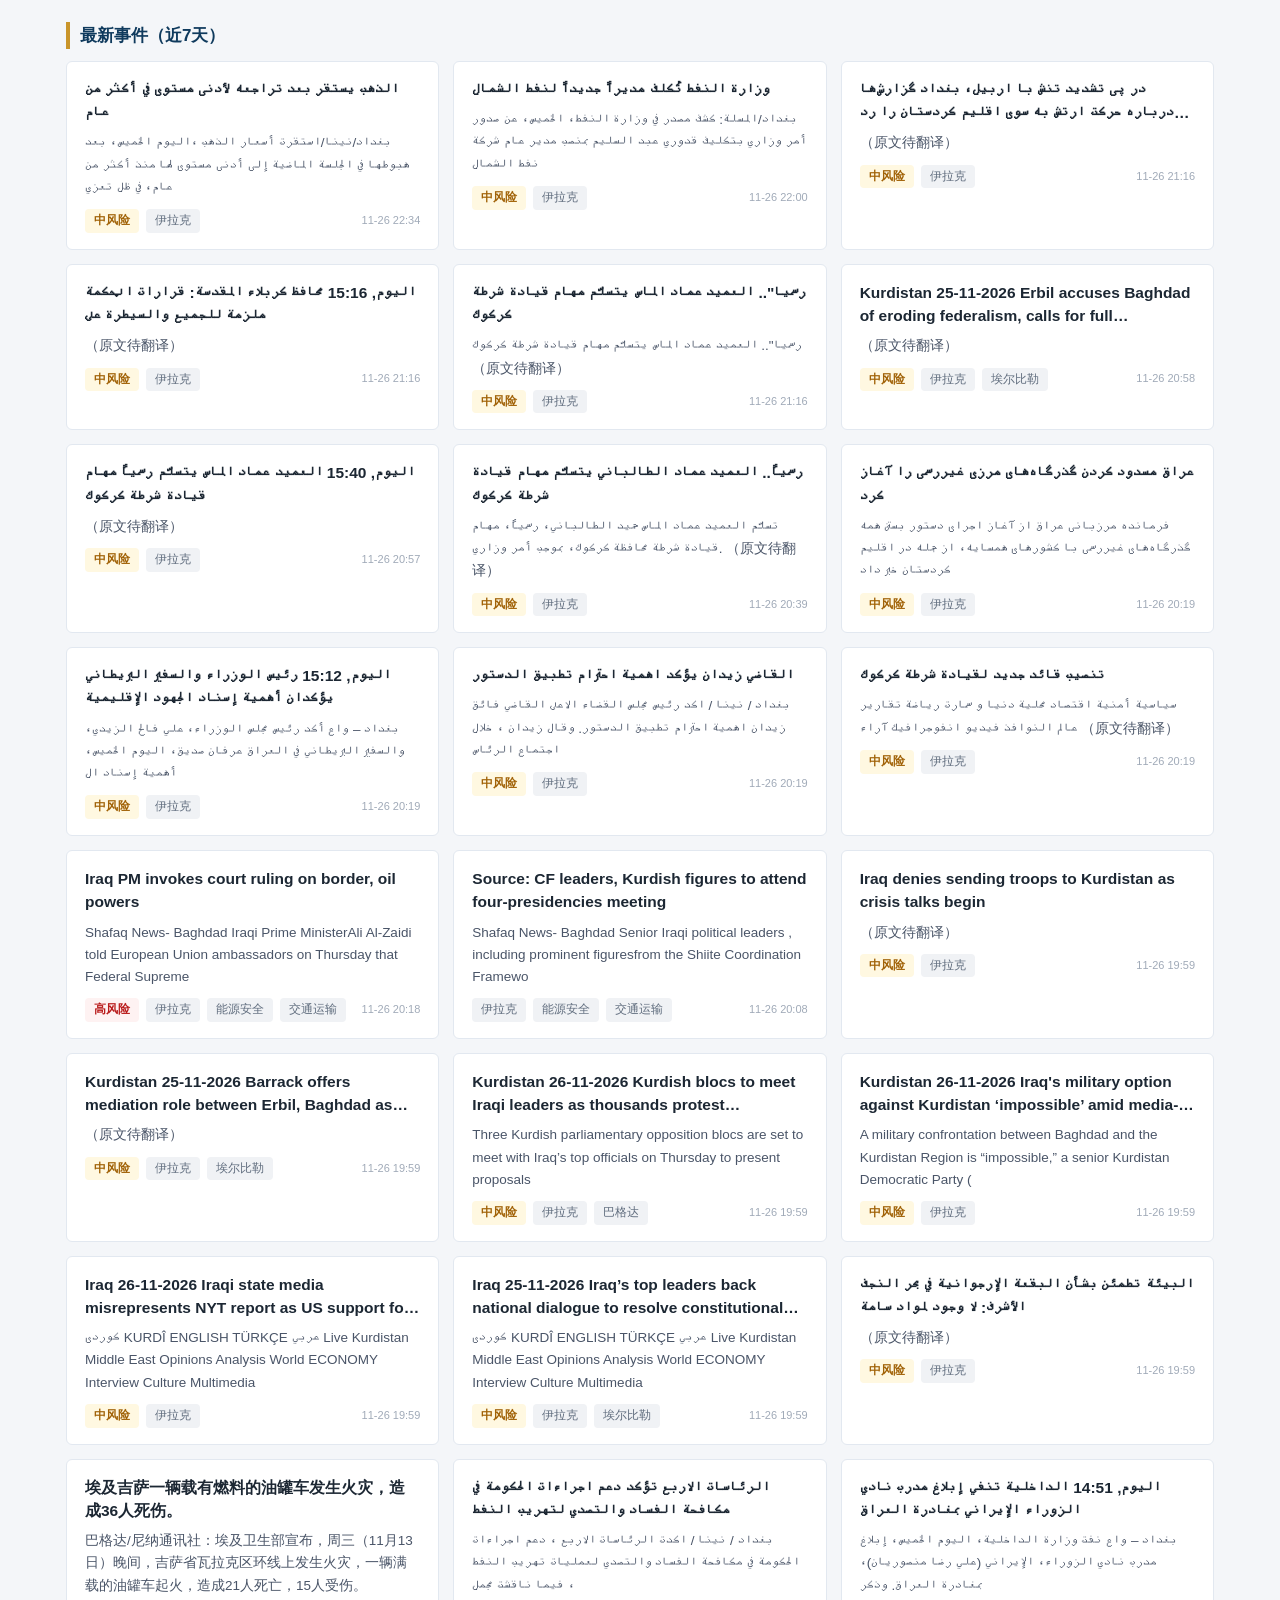
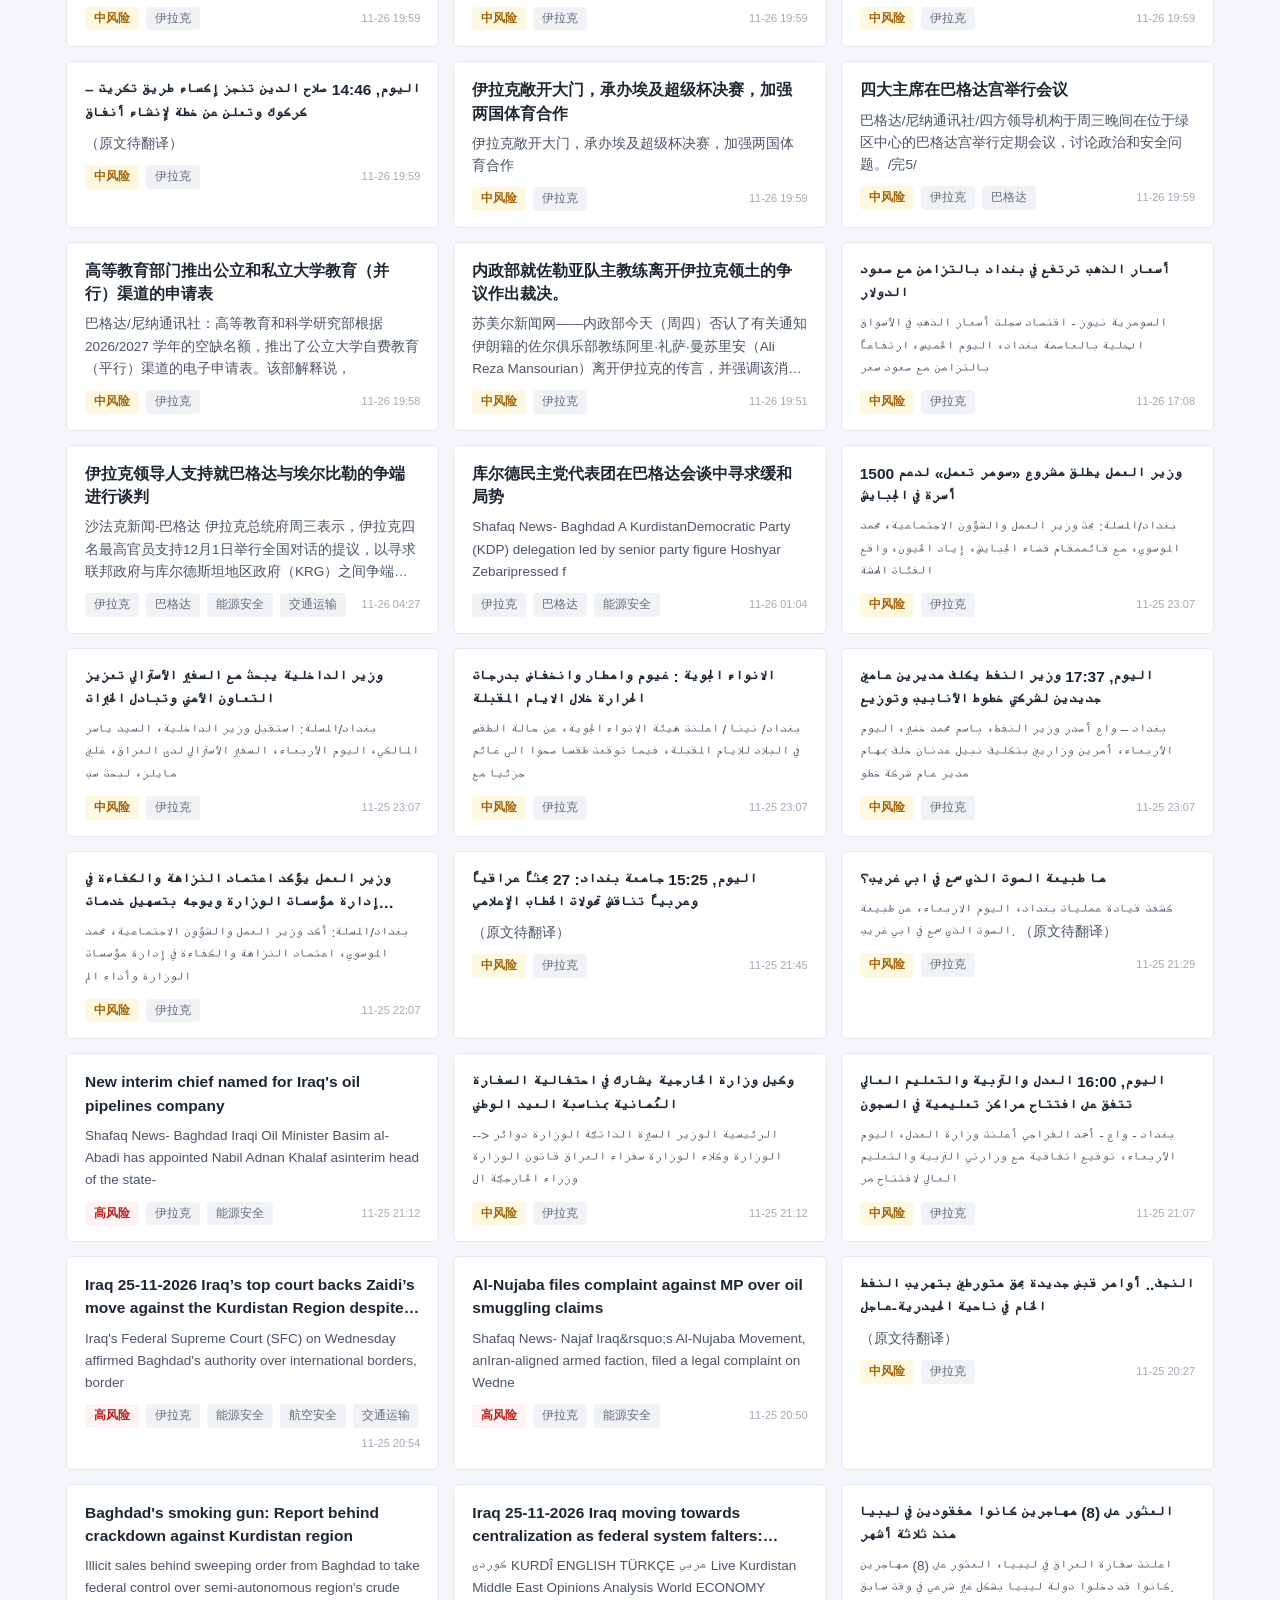
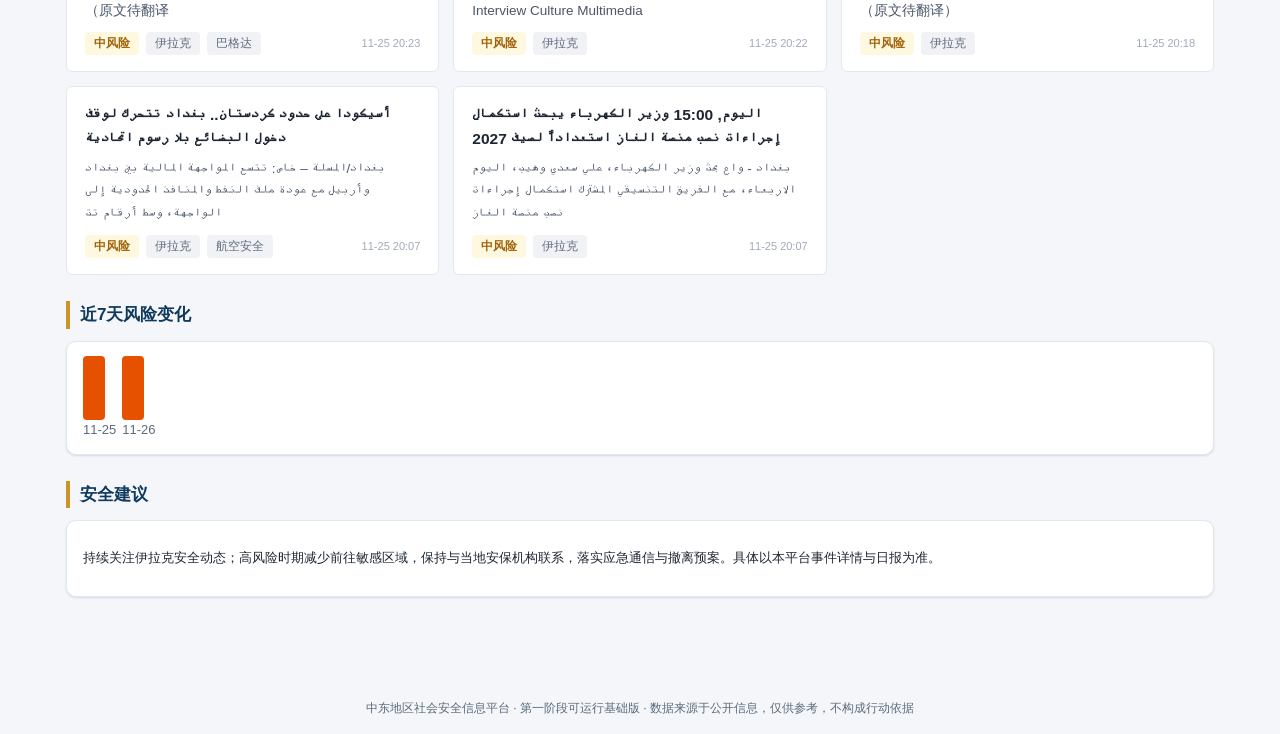
<file: country.html>
<!DOCTYPE html>
<html lang="zh-CN">
<head>
<meta charset="utf-8">
<meta name="mesip-build" content="ts=2026-11-26 17:52:34;commit=local-20261126175234;count=70;schema=pro-public-v2">
<meta name="viewport" content="width=device-width, initial-scale=1">
<title>国家安全动态 · 中东地区社会安全信息平台</title>
<link rel="stylesheet" href="assets/css/style.css?v=1795704754">
</head>
<body>
<div id="topbar" class="topbar"></div>
<div class="container">
  <p><a href="index.html">← 返回首页</a></p>
  <div id="head"></div>
  <div class="section">
    <h2>风险评级（7 维体系）</h2>
    <p class="small muted">评分 = 7 维度 ×（结构性基础 40% + 近期动态 45% + 未来 72h 15%）。全国与地区分项如下。</p>
    <div id="crisk"></div>
  </div>
  <div class="section">
    <h2 id="evTitle">最新事件（近7天）</h2>
    <div class="grid cards" id="events"></div>
  </div>
  <div class="section">
    <h2>近7天风险变化</h2>
    <div class="panel" id="hist"></div>
  </div>
  <div class="section">
    <h2>安全建议</h2>
    <div class="panel" id="advice"></div>
  </div>
</div>
<footer class="site"></footer>

<script src="assets/js/api.js?v=1795704754"></script>
<script src="assets/js/common.js?v=1795704754"></script>
<script src="assets/js/data.js?v=1795704754"></script>
<script>
window.__STATIC__ = true;
(function () {
  // 兜底：防止 api.js 异常导致全局 API 未定义时，下方 API.get = ... 抛出
  // ReferenceError 而整段脚本中断（会让页面空白且无任何提示）。
  var API = window.API || (window.API = {});
  // 捕获一次，避免每次请求都重复读取可能不存在的全局对象
  var DB = window.__DB__ || null;
  window.__MESIP_DB_OK__ = !!DB;

  // 构建元数据（控制台/调试用）：build_timestamp / git_commit / public_report_count / schema_version
  try {
    var _bm = (DB && DB.build_meta) || null;
    if (_bm) {
      window.__MESIP_BUILD__ = _bm;
      console.info("[MESIP 静态构建] " + (_bm.build_timestamp || "") + " | commit=" + (_bm.git_commit || "") +
        " | 专业报告(published)=" + (_bm.public_report_count) + " | schema=" + (_bm.schema_version || ""));
    }
  } catch (e) {}

  function all() { return (DB && DB.events) || []; }
  function byId(id) {
    var arr = all();
    for (var i = 0; i < arr.length; i++) {
      if (String(arr[i].id) === String(id)) return arr[i];
    }
    return null;
  }
  function byProId(id) {
    // 详情优先从 proDetail（含全文翻译字段）查询，回退到列表精简版
    var arr = (DB && DB.proDetail) || [];
    for (var i = 0; i < arr.length; i++) {
      if (String(arr[i].id) === String(id)) return arr[i];
    }
    arr = (DB && DB.proReports) || [];
    for (var j = 0; j < arr.length; j++) {
      if (String(arr[j].id) === String(id)) return arr[j];
    }
    return null;
  }
  function proRelatedOf(r) {
    if (!r || !DB || !DB.proReports) return [];
    var theme = ((r.risk_category || "").split("/")[0] || r.content_categories || "");
    if (!theme) return [];
    return DB.proReports.filter(function (x) {
      return String(x.id) !== String(r.id) &&
        ((x.risk_category || "").indexOf(theme) >= 0 || (x.content_categories || "").indexOf(theme) >= 0);
    }).slice(0, 4);
  }
  function relatedOf(e) {
    if (!e) return [];
    return all().filter(function (x) {
      return x.country === e.country && String(x.id) !== String(e.id);
    }).slice(0, 5);
  }
  // ---- F11：历史事件分片按需回源 ----
  // data.js 只含最新 2000 条公开事件；更早的历史事件详情从
  // assets/js/event_shards/s_<id 起点>.json 按需拉取（GitHub Pages 纯静态可用）。
  var _shardCache = {};
  function shardFile(id) {
    var n = parseInt(id, 10);
    if (!n || n < 0 || isNaN(n)) return null;
    var start = Math.floor(n / 1000) * 1000;
    return "assets/js/event_shards/s_" + ("00000" + start).slice(-5) + ".json";
  }
  function loadShard(id) {
    var f = shardFile(id);
    if (!f) return Promise.resolve(null);
    if (_shardCache[f]) return _shardCache[f];
    _shardCache[f] = fetch(f, { cache: "no-cache" }).then(function (r) {
      if (!r.ok) throw new Error("分片 " + f + " 加载失败（HTTP " + r.status + "）");
      return r.json();
    }).then(function (j) {
      return (j && j.events) ? j.events : [];
    }).catch(function (e) {
      _shardCache[f] = null;   // 允许重试，不把失败永久缓存
      throw e;
    });
    return _shardCache[f];
  }
  function shardEvent(id) {
    return loadShard(id).then(function (evs) {
      for (var i = 0; i < evs.length; i++) {
        if (String(evs[i].id) === String(id)) return evs[i];
      }
      return null;
    });
  }
  function filt(qs) {
    var p = new URLSearchParams(qs || "");
    var arr = all().slice();
    var c = p.get("country"); if (c) arr = arr.filter(function (e) { return e.country === c; });
    var r = p.get("risk"); if (r) arr = arr.filter(function (e) { return String(e.risk_level) === String(r); });
    // F10 修复（2026-10-23）：分类下拉的 value 是规范代码（如 armed_conflict），
    // 而事件字段 category 是中文名（如 武装冲突与军事行动）。旧代码只比中文名，
    // 导致选择任一类别都返回 0 条。现在同时接受代码与中文名。
    var cat = p.get("category");
    if (cat) arr = arr.filter(function (e) { return e.category_code === cat || e.category === cat; });
    // F10 修复：风险下限（"高风险及以上"），与首页卡片口径一致
    var rm = p.get("risk_min"); if (rm) arr = arr.filter(function (e) { return (e.risk_level || 0) >= parseInt(rm); });
    // F10 修复：伊拉克 / WQ1 直接影响，与首页卡片同口径（标签或国家匹配）
    if (p.get("iraq") === "1") arr = arr.filter(function (e) {
      return (e.module_tags || []).indexOf("iraq") >= 0 || e.country === "伊拉克";
    });
    if (p.get("wq1") === "1") arr = arr.filter(function (e) {
      return (e.module_tags || []).indexOf("wq1") >= 0;
    });
    // F10 修复：状态过滤，使卡片链接（status=published）落地集合与卡片计数口径一致
    var st = p.get("status"); if (st) arr = arr.filter(function (e) { return e.status === st; });
    var f = p.get("from"); if (f) arr = arr.filter(function (e) { return (e.publish_time || "") >= f; });
    var t = p.get("to"); if (t) arr = arr.filter(function (e) { return (e.publish_time || "") <= t; });
    if (p.get("china") === "1") arr = arr.filter(function (e) { return e.involves_china_company || e.involves_china_citizen; });
    var q = p.get("q"); if (q) { var s = q.toLowerCase(); arr = arr.filter(function (e) { return [e.title_zh, e.title_original, e.summary, e.country, e.city, e.category, e.category_code].some(function (v) { return (v || "").toLowerCase().indexOf(s) >= 0; }); }); }
    var lim = p.get("limit"); if (lim && parseInt(lim)) arr = arr.slice(0, parseInt(lim));
    return arr;
  }
  function match(path) {
    if (!DB) throw new Error("数据未能成功加载，请刷新页面或检查网络后重试");
    if (path === "/api/overview") return DB.overview;
    if (path === "/api/home") return DB.home;
    if (path === "/api/hormuz") return { report: DB.hormuz };
    if (path === "/api/brent") return DB.brent;
    if (path.indexOf("/api/reuters") === 0) return DB.reuters || { items: [], count: 0 };
    if (path === "/api/iraq") return DB.iraq;
    if (path === "/api/reports") return { reports: DB.reports };
    if (path === "/api/countries") return { countries: ((DB.overview || {}).countries || []) };
    if (path.indexOf("/api/event/") === 0) {
      var id = path.split("/").pop();
      // 全文接口在静态版由页面自行处理（给出明确提示 + 原文链接）
      if (path.indexOf("/fulltext") >= 0) { return { status: "static", note: "静态归档版不提供按需全文翻译" }; }
      var e = byId(id);
      if (e) return { event: e, related: relatedOf(e) };
      // 主数据未收录（多为 2000 条上限外的历史事件）→ 交给分片回源
      return { __shardEventId: id };
    }
    if (path.indexOf("/api/country/") === 0) { var n = decodeURIComponent(path.split("/").pop()); return DB.countryMap[n] || { country: null, events: [], risk_history: [] }; }
    if (path.indexOf("/api/report/") === 0) { var d = path.split("/").pop(); return DB.reportMap[d] || { report: null }; }
    if (path.indexOf("/api/pro-reports") === 0) {
      // 详情页：/api/pro-reports/<id>[?...]
      if (path.indexOf("/api/pro-reports/") === 0) {
        var pid = path.split("/").pop().split("?")[0];
        var prr = byProId(pid);
        return { report: prr, related: proRelatedOf(prr) };
      }
      // 列表页：/api/pro-reports[?...]
      var qs = path.split("?")[1] || "";
      var p = new URLSearchParams(qs);
      var arr = (DB.proReports) || [];
      // 默认仅返回 published（与 server.py _pro_public_filters 一致），export=all 解除限制
      var xpt = p.get("export");
      if (xpt !== "all") { arr = arr.filter(function (x) { return x.status === "published"; }); }
      var org = p.get("org");
      if (org) arr = arr.filter(function (x) { return (x.org || "").indexOf(org) >= 0; });
      var cps = p.get("copyright_status");
      if (cps) arr = arr.filter(function (x) { return x.copyright_status === cps; });
      var dom = p.get("domain");
      if (dom) arr = arr.filter(function (x) { return (x.content_categories || "").indexOf(dom) >= 0; });
      var wq = p.get("wq1_relevance");
      if (wq) arr = arr.filter(function (x) { return x.wq1_relevance === wq; });
      var rg = p.get("region");
      if (rg) arr = arr.filter(function (x) { return (x.regions || x.countries || "").indexOf(rg) >= 0; });
      var q = p.get("q");
      if (q) {
        var s = q.toLowerCase();
        arr = arr.filter(function (x) {
          return [x.title_zh, x.title_orig, x.org, x.content_zh, x.core_conclusion].some(function (v) { return (v || "").toLowerCase().indexOf(s) >= 0; });
        });
      }
      var orgs = {}, cops = {};
      arr.forEach(function (x) { if (x.org) orgs[x.org] = 1; if (x.copyright_status) cops[x.copyright_status] = 1; });
      // 分页（与 server.py api_pro_reports 一致）
      var total = arr.length;
      var pg = parseInt(p.get("page") || "1", 10); if (!pg || pg < 1) pg = 1;
      var psz = parseInt(p.get("page_size") || "0", 10); if (!psz || psz < 0) psz = 0;
      if (psz > 100) psz = 100;
      var out = arr;
      if (psz > 0) out = arr.slice((pg - 1) * psz, pg * psz);
      return { reports: out, count: out.length, total: total, orgs: Object.keys(orgs), copyright_statuses: Object.keys(cops) };
    }
    if (path.indexOf("/api/pro-institutions") === 0) {
      return DB.proInstitutions || { institutions: [], count: 0 };
    }
    if (path.indexOf("/api/decision-brief") === 0) {
      // Stage 4（2026-08-05）：决策型日报静态路由
      var q = new URLSearchParams(path.split("?")[1] || "");
      var ddate = q.get("date") || "";
      var arr = DB.decisionBriefs || [];
      if (ddate) {
        var hit = null;
        for (var i = 0; i < arr.length; i++) { if (arr[i].brief_date === ddate) { hit = arr[i]; break; } }
        return { brief: hit };
      }
      return { brief: arr.length ? arr[0] : null };
    }
    if (path.indexOf("/api/pro-compare") === 0) {
      return { comparable: false, count: 0, reports: [], message: "静态归档版暂不支持多机构对比，请访问原站或联系管理员。" };
    }
    if (path.indexOf("/api/events") === 0) { var fa = filt(path.split("?")[1] || ""); return { events: fa, count: fa.length }; }
    if (path.indexOf("/api/search") === 0) { var q = new URLSearchParams(path.split("?")[1] || "").get("q") || ""; var s = q.toLowerCase(); var fa = all().filter(function (e) { return [e.title_zh, e.title_original, e.summary, e.country, e.city, e.category].some(function (v) { return (v || "").toLowerCase().indexOf(s) >= 0; }); }); return { events: fa, count: fa.length }; }
    return { error: "static-unknown-path", path: path };
  }
  // 关键修复：用 Promise 包裹，任何同步异常都转为 rejected，从而被页面 .catch 捕获，
  // 避免原来“data.js 未加载时同步抛错、页面空白且无提示”的问题。
  API.get = function (path) {
    return new Promise(function (resolve, reject) {
      try {
        var r = match(path);
        if (r && r.error) { reject(new Error("静态数据缺失：" + (r.error || path))); return; }
        // F11：主数据（data.js，最新 2000 条）里没有的事件 → 按需拉历史分片
        if (r && r.__shardEventId !== undefined) {
          shardEvent(r.__shardEventId).then(function (ev) {
            if (!ev) {
              // 分片里也没有：说明该记录不满足公开条件（已隔离/未获发布资格/涉版权或安全限制）
              resolve({ event: null, related: [], notPublic: true });
              return;
            }
            resolve({ event: ev, related: relatedOf(ev) });
          }).catch(function (err) { reject(err); });
          return;
        }
        resolve(r);
      } catch (e) { reject(e); }
    });
  };
  API.post = function () { return Promise.resolve({ ok: false, static: true, msg: "静态归档版不支持该操作" }); };

  // 若数据整体缺失，显示顶部提示条（各页面 .catch 还会显示具体错误）
  if (!DB) {
    document.addEventListener("DOMContentLoaded", function () {
      var b = document.getElementById("dbError");
      if (b) b.style.display = "block";
    });
  }
})();
</script>
<script>
renderHeader("country.html");
const name = getQS("c") || "伊拉克";
API.get("/api/country/" + encodeURIComponent(name)).then(d => {
  if (!d.country) { $("#head").innerHTML = `<div class="empty">未找到该国家。</div>`; return; }
  const co = d.country;
  $("#head").innerHTML = `<div class="panel" style="display:flex;justify-content:space-between;align-items:center;flex-wrap:wrap;gap:10px;">
      <div><h2 style="margin:0;border:none;padding:0;">${esc(co.name_zh)} <span class="muted small">${esc(co.name_en || "")}</span></h2>
      ${riskBadge(co.current_risk)} <a class="mlink" href="methodology.html#country" target="_blank" rel="noopener">评级方法 ↗</a></div>
      <div><a class="btn ghost sm" href="iraq.html">伊拉克专题</a> <a class="btn ghost sm" href="reports.html">查看日报</a></div>
    </div>
    ${co.summary ? `<p class="small muted">${esc(co.summary)}</p>` : ""}`;
  // 7 维风险评级
  $("#crisk").innerHTML = countryRiskSection(d.country_risk || [], { countryName: co.name_zh });

  // F05/F09 覆盖度提示（2026-10-25）：风险等级基于**已采集信息**与模型计算，
  // 信息覆盖不足时不代表实际风险已确认较低。样本量小的国家必须明示。
  (function riskCoverageNote() {
    const box = document.getElementById("crisk");
    if (!box) return;
    const evs = d.events || [];
    const n = evs.length;
    // 证据充分性三要素：样本量 / 独立来源覆盖 / 核实状态
    const srcs = new Set(evs.map(e => e.source_name || ""));
    const verified = evs.filter(e => e.credibility_grade === "A" || e.credibility_grade === "B").length;
    const scSample = n === 0 ? 0 : n < 5 ? 1 : n < 20 ? 2 : 3;
    const scSrc = srcs.size <= 1 ? 0 : srcs.size <= 3 ? 1 : 3;
    const scVer = verified === 0 ? 0 : verified < 3 ? 1 : 3;
    const avg = (scSample + scSrc + scVer) / 3;
    const tag = avg < 1 ? "依据不足" : avg < 2 ? "可信度有限" : "依据较充分";
    const bar = (v) => `${"●".repeat(v)}${"○".repeat(3 - v)}`;
    box.insertAdjacentHTML("beforeend",
      `<div class="cr-wq1" style="border-left-color:#b45309;background:#fffbeb;color:#92400e;">`
      + `<b>评级可信度：${tag}</b>（风险等级与依据充分性是两件事，等级高≠证据足，等级低≠风险已确认低）<br>`
      + `<span style="display:inline-block;margin-top:6px;">`
      + `样本量 ${bar(scSample)} ${n} 条 ｜ 独立来源 ${bar(scSrc)} ${srcs.size} 个 ｜ 已核实 ${bar(scVer)} ${verified} 条`
      + `</span><br><span style="display:inline-block;margin-top:6px;">`
      + `<b>说明：</b>本评级为<b>辅助分析工具</b>，非经验证的风险预测模型；评分受信息覆盖范围、`
      + `来源偏差与模型假设影响。当前等级基于已采集信息与模型计算，仅反映公开报道覆盖范围内的风险水平；`
      + `未采集到的事件不进入统计，样本稀疏时等级波动不代表实际风险发生变化。`
      + `低样本下的 L1 不等于已确认低风险，未经确认的高等级也不代表现实中已发生严重影响。`
      + `</span></div>`);
  })();
  // 伊拉克：突出巴士拉 / WQ1
  if (co.name_zh === "伊拉克" && d.country_risk && d.country_risk.length) {
    const basra = d.country_risk.find(r => r.scope === "巴士拉");
    if (basra) {
      $("#crisk").insertAdjacentHTML("beforeend",
        `<div class="cr-wq1"><b>巴士拉与 WQ1：</b>WQ1 油气项目位于巴士拉，需单独跟踪其风险。当前巴士拉评级 ` +
        `${riskBadge(basra.level)} 评分 ${basra.total}/100。重点监控巴士拉机场、港口、油气设施与主要道路状态，以及国际航运与原油出口的外溢影响。</div>`);
    }
  }
  $("#events").innerHTML = d.events.length ? d.events.map(e => eventCard(e)).join("")
    : `<div class="empty">近7天暂无相关事件。</div>`;
  const h = d.risk_history || [];
  $("#hist").innerHTML = h.length ? `<div style="display:flex;gap:6px;flex-wrap:wrap;align-items:flex-end;">` +
    h.map(x => `<div style="text-align:center;" title="${x.date} 最高风险 ${RISK_NAME[x.risk]}">
        <div style="width:22px;height:${10 + x.risk * 18}px;background:${['#2e7d32','#2e7d32','#b8860b','#e65100','#c62828'][x.risk]};border-radius:4px;"></div>
        <div class="small muted">${x.date.slice(5)}</div></div>`).join("") + `</div>`
    : `<p class="muted">暂无风险变化数据。</p>`;
  $("#advice").innerHTML = `<p class="small">持续关注${esc(co.name_zh)}安全动态；高风险时期减少前往敏感区域，保持与当地安保机构联系，落实应急通信与撤离预案。具体以本平台事件详情与日报为准。</p>`;
}).catch(e => { $("#head").innerHTML = `<div class="empty">加载失败：${esc(e.message)}</div>`; });
</script>
</body>
</html>
</file>
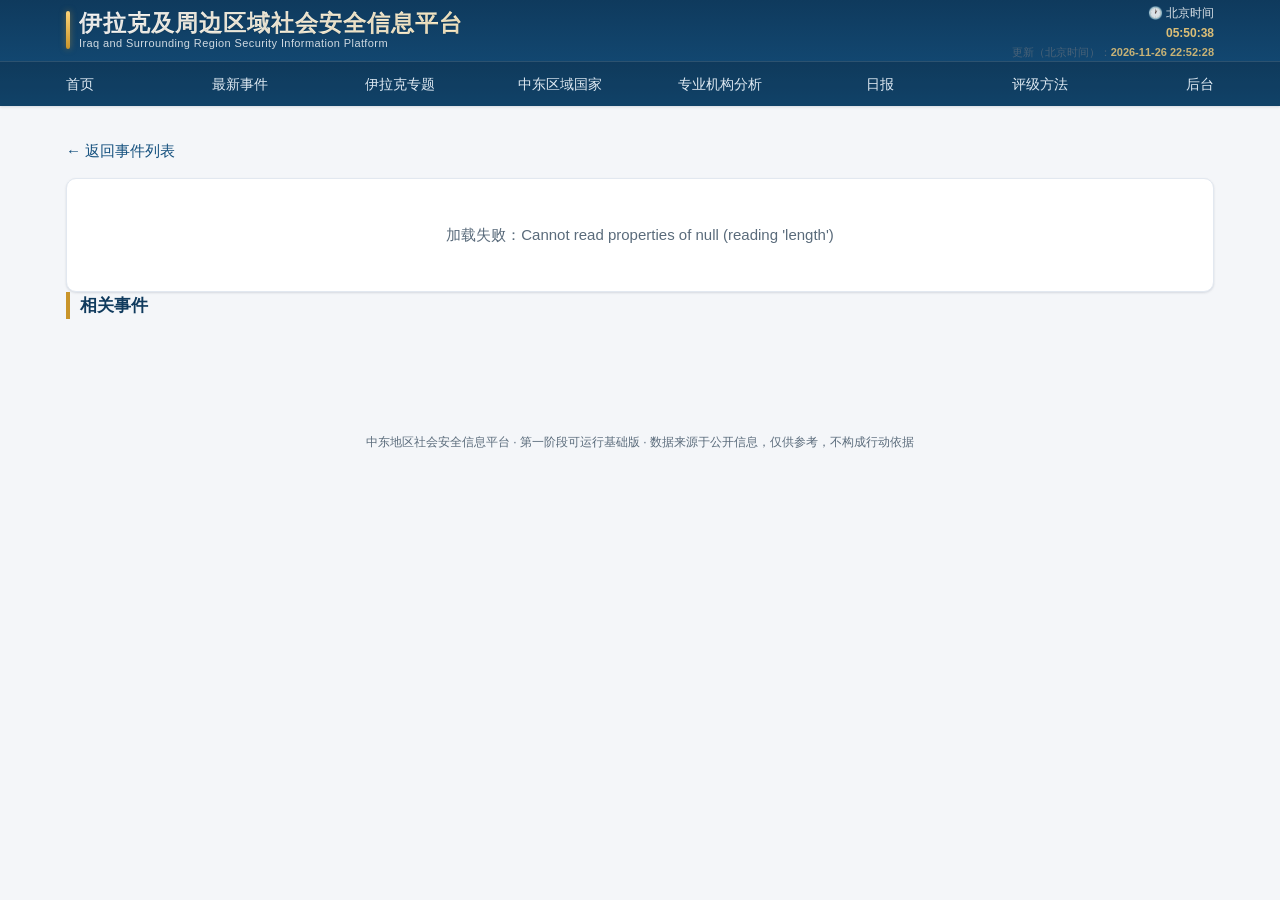
<file: event.html>
<!DOCTYPE html>
<html lang="zh-CN">
<head>
<meta charset="utf-8">
<meta name="mesip-build" content="ts=2026-11-26 17:52:34;commit=local-20261126175234;count=70;schema=pro-public-v2">
<meta name="viewport" content="width=device-width, initial-scale=1">
<title>事件详情 · 中东地区社会安全信息平台</title>
<link rel="stylesheet" href="assets/css/style.css?v=1795704754">
</head>
<body>
<div id="topbar" class="topbar"></div>
<div class="container">
  <p><a href="events.html">← 返回事件列表</a></p>
  <div class="panel" id="detail"><p class="muted">加载中……</p></div>
  <div class="section">
    <h2>相关事件</h2>
    <div class="grid cards" id="related"></div>
  </div>
</div>
<footer class="site"></footer>

<script src="assets/js/api.js?v=1795704754"></script>
<script src="assets/js/common.js?v=1795704754"></script>
<script src="assets/js/data.js?v=1795704754"></script>
<script>
window.__STATIC__ = true;
(function () {
  // 兜底：防止 api.js 异常导致全局 API 未定义时，下方 API.get = ... 抛出
  // ReferenceError 而整段脚本中断（会让页面空白且无任何提示）。
  var API = window.API || (window.API = {});
  // 捕获一次，避免每次请求都重复读取可能不存在的全局对象
  var DB = window.__DB__ || null;
  window.__MESIP_DB_OK__ = !!DB;

  // 构建元数据（控制台/调试用）：build_timestamp / git_commit / public_report_count / schema_version
  try {
    var _bm = (DB && DB.build_meta) || null;
    if (_bm) {
      window.__MESIP_BUILD__ = _bm;
      console.info("[MESIP 静态构建] " + (_bm.build_timestamp || "") + " | commit=" + (_bm.git_commit || "") +
        " | 专业报告(published)=" + (_bm.public_report_count) + " | schema=" + (_bm.schema_version || ""));
    }
  } catch (e) {}

  function all() { return (DB && DB.events) || []; }
  function byId(id) {
    var arr = all();
    for (var i = 0; i < arr.length; i++) {
      if (String(arr[i].id) === String(id)) return arr[i];
    }
    return null;
  }
  function byProId(id) {
    // 详情优先从 proDetail（含全文翻译字段）查询，回退到列表精简版
    var arr = (DB && DB.proDetail) || [];
    for (var i = 0; i < arr.length; i++) {
      if (String(arr[i].id) === String(id)) return arr[i];
    }
    arr = (DB && DB.proReports) || [];
    for (var j = 0; j < arr.length; j++) {
      if (String(arr[j].id) === String(id)) return arr[j];
    }
    return null;
  }
  function proRelatedOf(r) {
    if (!r || !DB || !DB.proReports) return [];
    var theme = ((r.risk_category || "").split("/")[0] || r.content_categories || "");
    if (!theme) return [];
    return DB.proReports.filter(function (x) {
      return String(x.id) !== String(r.id) &&
        ((x.risk_category || "").indexOf(theme) >= 0 || (x.content_categories || "").indexOf(theme) >= 0);
    }).slice(0, 4);
  }
  function relatedOf(e) {
    if (!e) return [];
    return all().filter(function (x) {
      return x.country === e.country && String(x.id) !== String(e.id);
    }).slice(0, 5);
  }
  // ---- F11：历史事件分片按需回源 ----
  // data.js 只含最新 2000 条公开事件；更早的历史事件详情从
  // assets/js/event_shards/s_<id 起点>.json 按需拉取（GitHub Pages 纯静态可用）。
  var _shardCache = {};
  function shardFile(id) {
    var n = parseInt(id, 10);
    if (!n || n < 0 || isNaN(n)) return null;
    var start = Math.floor(n / 1000) * 1000;
    return "assets/js/event_shards/s_" + ("00000" + start).slice(-5) + ".json";
  }
  function loadShard(id) {
    var f = shardFile(id);
    if (!f) return Promise.resolve(null);
    if (_shardCache[f]) return _shardCache[f];
    _shardCache[f] = fetch(f, { cache: "no-cache" }).then(function (r) {
      if (!r.ok) throw new Error("分片 " + f + " 加载失败（HTTP " + r.status + "）");
      return r.json();
    }).then(function (j) {
      return (j && j.events) ? j.events : [];
    }).catch(function (e) {
      _shardCache[f] = null;   // 允许重试，不把失败永久缓存
      throw e;
    });
    return _shardCache[f];
  }
  function shardEvent(id) {
    return loadShard(id).then(function (evs) {
      for (var i = 0; i < evs.length; i++) {
        if (String(evs[i].id) === String(id)) return evs[i];
      }
      return null;
    });
  }
  function filt(qs) {
    var p = new URLSearchParams(qs || "");
    var arr = all().slice();
    var c = p.get("country"); if (c) arr = arr.filter(function (e) { return e.country === c; });
    var r = p.get("risk"); if (r) arr = arr.filter(function (e) { return String(e.risk_level) === String(r); });
    // F10 修复（2026-10-23）：分类下拉的 value 是规范代码（如 armed_conflict），
    // 而事件字段 category 是中文名（如 武装冲突与军事行动）。旧代码只比中文名，
    // 导致选择任一类别都返回 0 条。现在同时接受代码与中文名。
    var cat = p.get("category");
    if (cat) arr = arr.filter(function (e) { return e.category_code === cat || e.category === cat; });
    // F10 修复：风险下限（"高风险及以上"），与首页卡片口径一致
    var rm = p.get("risk_min"); if (rm) arr = arr.filter(function (e) { return (e.risk_level || 0) >= parseInt(rm); });
    // F10 修复：伊拉克 / WQ1 直接影响，与首页卡片同口径（标签或国家匹配）
    if (p.get("iraq") === "1") arr = arr.filter(function (e) {
      return (e.module_tags || []).indexOf("iraq") >= 0 || e.country === "伊拉克";
    });
    if (p.get("wq1") === "1") arr = arr.filter(function (e) {
      return (e.module_tags || []).indexOf("wq1") >= 0;
    });
    // F10 修复：状态过滤，使卡片链接（status=published）落地集合与卡片计数口径一致
    var st = p.get("status"); if (st) arr = arr.filter(function (e) { return e.status === st; });
    var f = p.get("from"); if (f) arr = arr.filter(function (e) { return (e.publish_time || "") >= f; });
    var t = p.get("to"); if (t) arr = arr.filter(function (e) { return (e.publish_time || "") <= t; });
    if (p.get("china") === "1") arr = arr.filter(function (e) { return e.involves_china_company || e.involves_china_citizen; });
    var q = p.get("q"); if (q) { var s = q.toLowerCase(); arr = arr.filter(function (e) { return [e.title_zh, e.title_original, e.summary, e.country, e.city, e.category, e.category_code].some(function (v) { return (v || "").toLowerCase().indexOf(s) >= 0; }); }); }
    var lim = p.get("limit"); if (lim && parseInt(lim)) arr = arr.slice(0, parseInt(lim));
    return arr;
  }
  function match(path) {
    if (!DB) throw new Error("数据未能成功加载，请刷新页面或检查网络后重试");
    if (path === "/api/overview") return DB.overview;
    if (path === "/api/home") return DB.home;
    if (path === "/api/hormuz") return { report: DB.hormuz };
    if (path === "/api/brent") return DB.brent;
    if (path.indexOf("/api/reuters") === 0) return DB.reuters || { items: [], count: 0 };
    if (path === "/api/iraq") return DB.iraq;
    if (path === "/api/reports") return { reports: DB.reports };
    if (path === "/api/countries") return { countries: ((DB.overview || {}).countries || []) };
    if (path.indexOf("/api/event/") === 0) {
      var id = path.split("/").pop();
      // 全文接口在静态版由页面自行处理（给出明确提示 + 原文链接）
      if (path.indexOf("/fulltext") >= 0) { return { status: "static", note: "静态归档版不提供按需全文翻译" }; }
      var e = byId(id);
      if (e) return { event: e, related: relatedOf(e) };
      // 主数据未收录（多为 2000 条上限外的历史事件）→ 交给分片回源
      return { __shardEventId: id };
    }
    if (path.indexOf("/api/country/") === 0) { var n = decodeURIComponent(path.split("/").pop()); return DB.countryMap[n] || { country: null, events: [], risk_history: [] }; }
    if (path.indexOf("/api/report/") === 0) { var d = path.split("/").pop(); return DB.reportMap[d] || { report: null }; }
    if (path.indexOf("/api/pro-reports") === 0) {
      // 详情页：/api/pro-reports/<id>[?...]
      if (path.indexOf("/api/pro-reports/") === 0) {
        var pid = path.split("/").pop().split("?")[0];
        var prr = byProId(pid);
        return { report: prr, related: proRelatedOf(prr) };
      }
      // 列表页：/api/pro-reports[?...]
      var qs = path.split("?")[1] || "";
      var p = new URLSearchParams(qs);
      var arr = (DB.proReports) || [];
      // 默认仅返回 published（与 server.py _pro_public_filters 一致），export=all 解除限制
      var xpt = p.get("export");
      if (xpt !== "all") { arr = arr.filter(function (x) { return x.status === "published"; }); }
      var org = p.get("org");
      if (org) arr = arr.filter(function (x) { return (x.org || "").indexOf(org) >= 0; });
      var cps = p.get("copyright_status");
      if (cps) arr = arr.filter(function (x) { return x.copyright_status === cps; });
      var dom = p.get("domain");
      if (dom) arr = arr.filter(function (x) { return (x.content_categories || "").indexOf(dom) >= 0; });
      var wq = p.get("wq1_relevance");
      if (wq) arr = arr.filter(function (x) { return x.wq1_relevance === wq; });
      var rg = p.get("region");
      if (rg) arr = arr.filter(function (x) { return (x.regions || x.countries || "").indexOf(rg) >= 0; });
      var q = p.get("q");
      if (q) {
        var s = q.toLowerCase();
        arr = arr.filter(function (x) {
          return [x.title_zh, x.title_orig, x.org, x.content_zh, x.core_conclusion].some(function (v) { return (v || "").toLowerCase().indexOf(s) >= 0; });
        });
      }
      var orgs = {}, cops = {};
      arr.forEach(function (x) { if (x.org) orgs[x.org] = 1; if (x.copyright_status) cops[x.copyright_status] = 1; });
      // 分页（与 server.py api_pro_reports 一致）
      var total = arr.length;
      var pg = parseInt(p.get("page") || "1", 10); if (!pg || pg < 1) pg = 1;
      var psz = parseInt(p.get("page_size") || "0", 10); if (!psz || psz < 0) psz = 0;
      if (psz > 100) psz = 100;
      var out = arr;
      if (psz > 0) out = arr.slice((pg - 1) * psz, pg * psz);
      return { reports: out, count: out.length, total: total, orgs: Object.keys(orgs), copyright_statuses: Object.keys(cops) };
    }
    if (path.indexOf("/api/pro-institutions") === 0) {
      return DB.proInstitutions || { institutions: [], count: 0 };
    }
    if (path.indexOf("/api/decision-brief") === 0) {
      // Stage 4（2026-08-05）：决策型日报静态路由
      var q = new URLSearchParams(path.split("?")[1] || "");
      var ddate = q.get("date") || "";
      var arr = DB.decisionBriefs || [];
      if (ddate) {
        var hit = null;
        for (var i = 0; i < arr.length; i++) { if (arr[i].brief_date === ddate) { hit = arr[i]; break; } }
        return { brief: hit };
      }
      return { brief: arr.length ? arr[0] : null };
    }
    if (path.indexOf("/api/pro-compare") === 0) {
      return { comparable: false, count: 0, reports: [], message: "静态归档版暂不支持多机构对比，请访问原站或联系管理员。" };
    }
    if (path.indexOf("/api/events") === 0) { var fa = filt(path.split("?")[1] || ""); return { events: fa, count: fa.length }; }
    if (path.indexOf("/api/search") === 0) { var q = new URLSearchParams(path.split("?")[1] || "").get("q") || ""; var s = q.toLowerCase(); var fa = all().filter(function (e) { return [e.title_zh, e.title_original, e.summary, e.country, e.city, e.category].some(function (v) { return (v || "").toLowerCase().indexOf(s) >= 0; }); }); return { events: fa, count: fa.length }; }
    return { error: "static-unknown-path", path: path };
  }
  // 关键修复：用 Promise 包裹，任何同步异常都转为 rejected，从而被页面 .catch 捕获，
  // 避免原来“data.js 未加载时同步抛错、页面空白且无提示”的问题。
  API.get = function (path) {
    return new Promise(function (resolve, reject) {
      try {
        var r = match(path);
        if (r && r.error) { reject(new Error("静态数据缺失：" + (r.error || path))); return; }
        // F11：主数据（data.js，最新 2000 条）里没有的事件 → 按需拉历史分片
        if (r && r.__shardEventId !== undefined) {
          shardEvent(r.__shardEventId).then(function (ev) {
            if (!ev) {
              // 分片里也没有：说明该记录不满足公开条件（已隔离/未获发布资格/涉版权或安全限制）
              resolve({ event: null, related: [], notPublic: true });
              return;
            }
            resolve({ event: ev, related: relatedOf(ev) });
          }).catch(function (err) { reject(err); });
          return;
        }
        resolve(r);
      } catch (e) { reject(e); }
    });
  };
  API.post = function () { return Promise.resolve({ ok: false, static: true, msg: "静态归档版不支持该操作" }); };

  // 若数据整体缺失，显示顶部提示条（各页面 .catch 还会显示具体错误）
  if (!DB) {
    document.addEventListener("DOMContentLoaded", function () {
      var b = document.getElementById("dbError");
      if (b) b.style.display = "block";
    });
  }
})();
</script>
<script>
renderHeader("event.html");
const id = getQS("id");

function dimBar(label, val, max) {
  const v = Number(val) || 0;
  const pct = Math.max(0, Math.min(100, (v / max) * 100));
  return `<div class="dim"><span class="dim-l">${esc(label)}</span>` +
    `<span class="dim-bar"><i style="width:${pct}%"></i></span>` +
    `<span class="dim-v">${v}/${max}</span></div>`;
}

function riskRatingBlock(e) {
  const ct = e.content_type || "A";
  const isInfo = (ct === "D" || ct === "E" || ct === "F" || ct === "G");
  const srcCount = (e.updates && Array.isArray(e.updates) && e.updates.length)
    ? e.updates.length : (e.source_count || 1);
  if (isInfo) {
    return `<div class="rating-box info">
      <div class="rb-head">${contentTypeBadge(ct)} <b>${esc((CONTENT_TYPES[ct] || ["信息"])[0])}</b>
        ${statusBadge(e.event_status)}</div>
      <p class="muted small">该内容属于“${esc((CONTENT_TYPES[ct] || ["信息"])[0])}”，不赋予安全事件风险等级，不计入安全事件统计。</p>
      <div class="rb-row">${credBadge(e.credibility_grade)} ${wq1Badge(e.wq1_relevance)}
        <span class="tag">来源 ${srcCount} 条</span></div>
      ${e.risk_rationale ? `<div class="rb-reason">${esc(e.risk_rationale)}</div>` : ""}
    </div>`;
  }
  const risk = Number(e.risk_level) || 0;
  const score = (e.risk_score !== null && e.risk_score !== undefined && e.risk_score !== "") ? e.risk_score : "—";
  return `<div class="rating-box">
    <div class="rb-head">${contentTypeBadge(ct)} ${riskBadge(risk)}
      <b>评分 ${esc(score)}/100</b> ${statusBadge(e.event_status)}
      <a class="mlink" href="methodology.html#event" target="_blank" rel="noopener">评级方法 ↗</a></div>
    <div class="dims">
      ${dimBar("人员及财产后果", e.score_consequence, 30)}
      ${dimBar("事件范围和影响规模", e.score_scope, 15)}
      ${dimBar("持续性和升级可能", e.score_persistence, 20)}
      ${dimBar("交通、能源和运营中断", e.score_disruption, 20)}
      ${dimBar("行为主体意图和能力", e.score_actor, 15)}
    </div>
    <div class="rb-row">${credBadge(e.credibility_grade)} ${wq1Badge(e.wq1_relevance)}
      <span class="tag">来源 ${srcCount} 条</span></div>
    <div class="rb-reason"><b>评级理由：</b>${esc(e.risk_rationale || "—")}</div>
  </div>`;
}

function renderFulltext(e) {
  const box = document.getElementById("fulltext-box");
  if (!box) return;
  if (e.full_text_zh && e.full_text_zh.trim()) {
    box.innerHTML = `<h3 style="margin:0 0 6px;">新闻全文（中文翻译）</h3>` +
      `<div class="fulltext-body" style="white-space:pre-wrap;line-height:1.75;">${esc(e.full_text_zh).replace(/\n/g, "<br>")}</div>`;
    return;
  }
  // 静态归档版（GitHub Pages 等无后端）无法按需抓取并翻译原文，
  // 此处直接给出明确提示 + 原文链接，避免“正在获取/获取失败”的误导性空状态。
  if (window.__STATIC__) {
    const link = (e.source_url)
      ? `<a href="${esc(e.source_url)}" target="_blank" rel="noopener">查看新闻原文 ↗</a>`
      : (e.source_name ? esc(e.source_name) : "无原文链接");
    box.innerHTML = `<h3 style="margin:0 0 6px;">新闻全文</h3>` +
      `<p class="muted small">本静态归档版未收录该新闻的中文全文翻译。${link}</p>`;
    return;
  }
  const st = e.fulltext_status;
  if (st === "unavailable") {
    box.innerHTML = `<h3 style="margin:0 0 6px;">新闻全文</h3><p class="muted small">该新闻原文未提供可翻译的正文，暂不支持全文展示。</p>`;
    return;
  }
  box.innerHTML = `<h3 style="margin:0 0 6px;">新闻全文</h3><p class="muted small">正在获取并翻译原文全文……</p>`;
  API.get("/api/event/" + id + "/fulltext").then(r => {
    if (r.status === "done" && r.full_text_zh) {
      box.innerHTML = `<h3 style="margin:0 0 6px;">新闻全文（中文翻译）</h3>` +
        `<div class="fulltext-body" style="white-space:pre-wrap;line-height:1.75;">${esc(r.full_text_zh).replace(/\n/g, "<br>")}</div>`;
    } else {
      box.innerHTML = `<h3 style="margin:0 0 6px;">新闻全文</h3><p class="muted small">${esc(r.note || "暂无法获取该新闻的全文翻译。")}</p>`;
    }
  }).catch(err => {
    box.innerHTML = `<h3 style="margin:0 0 6px;">新闻全文</h3><p class="muted small">获取全文失败：${esc(err.message)}</p>`;
  });
}

API.get("/api/event/" + id).then(d => {
  if (!d.event) { $("#detail").innerHTML = `<div class="empty">未找到该事件。</div>`; return; }
  const e = d.event;
  const row = (k, v) => v ? `<div class="kv"><b>${k}</b><span>${v}</span></div>` : "";
  let html = `<div style="display:flex;justify-content:space-between;align-items:flex-start;gap:10px;flex-wrap:wrap;">
      <h2 style="margin:0;border:none;padding:0;">${esc(e.title_zh || e.title_original)}</h2>
      ${riskBadge(e.risk_level)}</div>`;
  if (e.title_original && e.title_original !== e.title_zh) html += `<p class="muted small">原文标题：${esc(e.title_original)}</p>`;
  if (e.source_url) html += `<div style="margin-top:10px;"><a class="src-link" href="${esc(e.source_url)}" target="_blank" rel="noopener">🔗 查看新闻原文</a></div>`;
  html += `<div class="meta" style="margin-top:14px;">
    ${row("国家", esc(e.country))}
    ${row("城市/地区", esc(e.city || (e.geo_confidence === "low" ? "位置未明确（待核实）" : "")))}
    ${row("报道时间", fmtTimeBJ(e.publish_time))}
    ${(e.time_basis === "occurred" && e.event_occurred_at)
        ? row("事件发生时间", fmtTimeBJ(e.event_occurred_at) + "（据正文表述）")
        : row("事件发生时间", "未获正文明确时间，以报道时间为准")}
    ${row("事件类别", esc(e.category))}
    ${row("信息可信度", esc(e.credibility_name))}
    ${row("人员伤亡", esc(e.casualties))}
    ${row("对当地社会安全影响", esc(e.impact_social))}
    ${row("对外国人和企业影响", esc(e.impact_foreign))}
    ${row("对中国企业和公民影响", esc(e.impact_china))}
    ${row("对交通/机场/港口/道路影响", esc(e.impact_transport))}
    ${row("对能源设施和项目影响", esc(e.impact_energy))}
    ${row("后续可能发展", esc(e.trend))}
    ${row("信息来源", esc(e.source_name))}
    ${row("原文链接", e.source_url ? `<a href="${esc(e.source_url)}" target="_blank" rel="noopener">打开原始来源 ↗</a>` : (e.source_name ? esc(e.source_name) : ""))}
    ${row("最后更新", esc(e.updated_at))}
  </div>`;
  html += riskRatingBlock(e);
  const summaryHtml = (e.summary && e.summary.trim())
    ? esc(e.summary)
    : `<span class="muted">暂无文字摘要，可查看下方「新闻全文」或${e.source_url ? `<a href="${esc(e.source_url)}" target="_blank" rel="noopener">原文链接 ↗</a>` : "原文"}。</span>`;
  html += `<div style="margin-top:14px;"><h3 style="margin:0 0 6px;">事件摘要</h3><p>${summaryHtml}</p></div>`;
  html += `<div id="fulltext-box" style="margin-top:14px;"></div>`;
  if (e.detail && e.detail !== e.summary) html += `<div><h3 style="margin:0 0 6px;">详细情况</h3><p>${esc(e.detail)}</p></div>`;
  html += `<div style="margin-top:14px;padding:12px;background:#fff8e1;border-radius:8px;"><b>安全建议：</b>${esc(e.advice)}</div>`;
  if (e.updates && e.updates.length) {
    html += `<div style="margin-top:14px;"><h3 style="margin:0 0 6px;">更新记录</h3><ul class="small">` +
      e.updates.map(u => `<li>${esc(u.note)} <span class="muted">(${fmtTimeBJ(u.ts)})</span></li>`).join("") + `</ul></div>`;
  }
  html += `<div style="margin-top:10px;">${flagTags(e)}</div>`;
  $("#detail").innerHTML = html;
  renderFulltext(e);
  $("#related").innerHTML = d.related.length ? d.related.map(x => eventCard(x)).join("")
    : `<div class="empty">暂无相关事件。</div>`;
}).catch(e => { $("#detail").innerHTML = `<div class="empty">加载失败：${esc(e.message)}</div>`; });
</script>
</body>
</html>
</file>
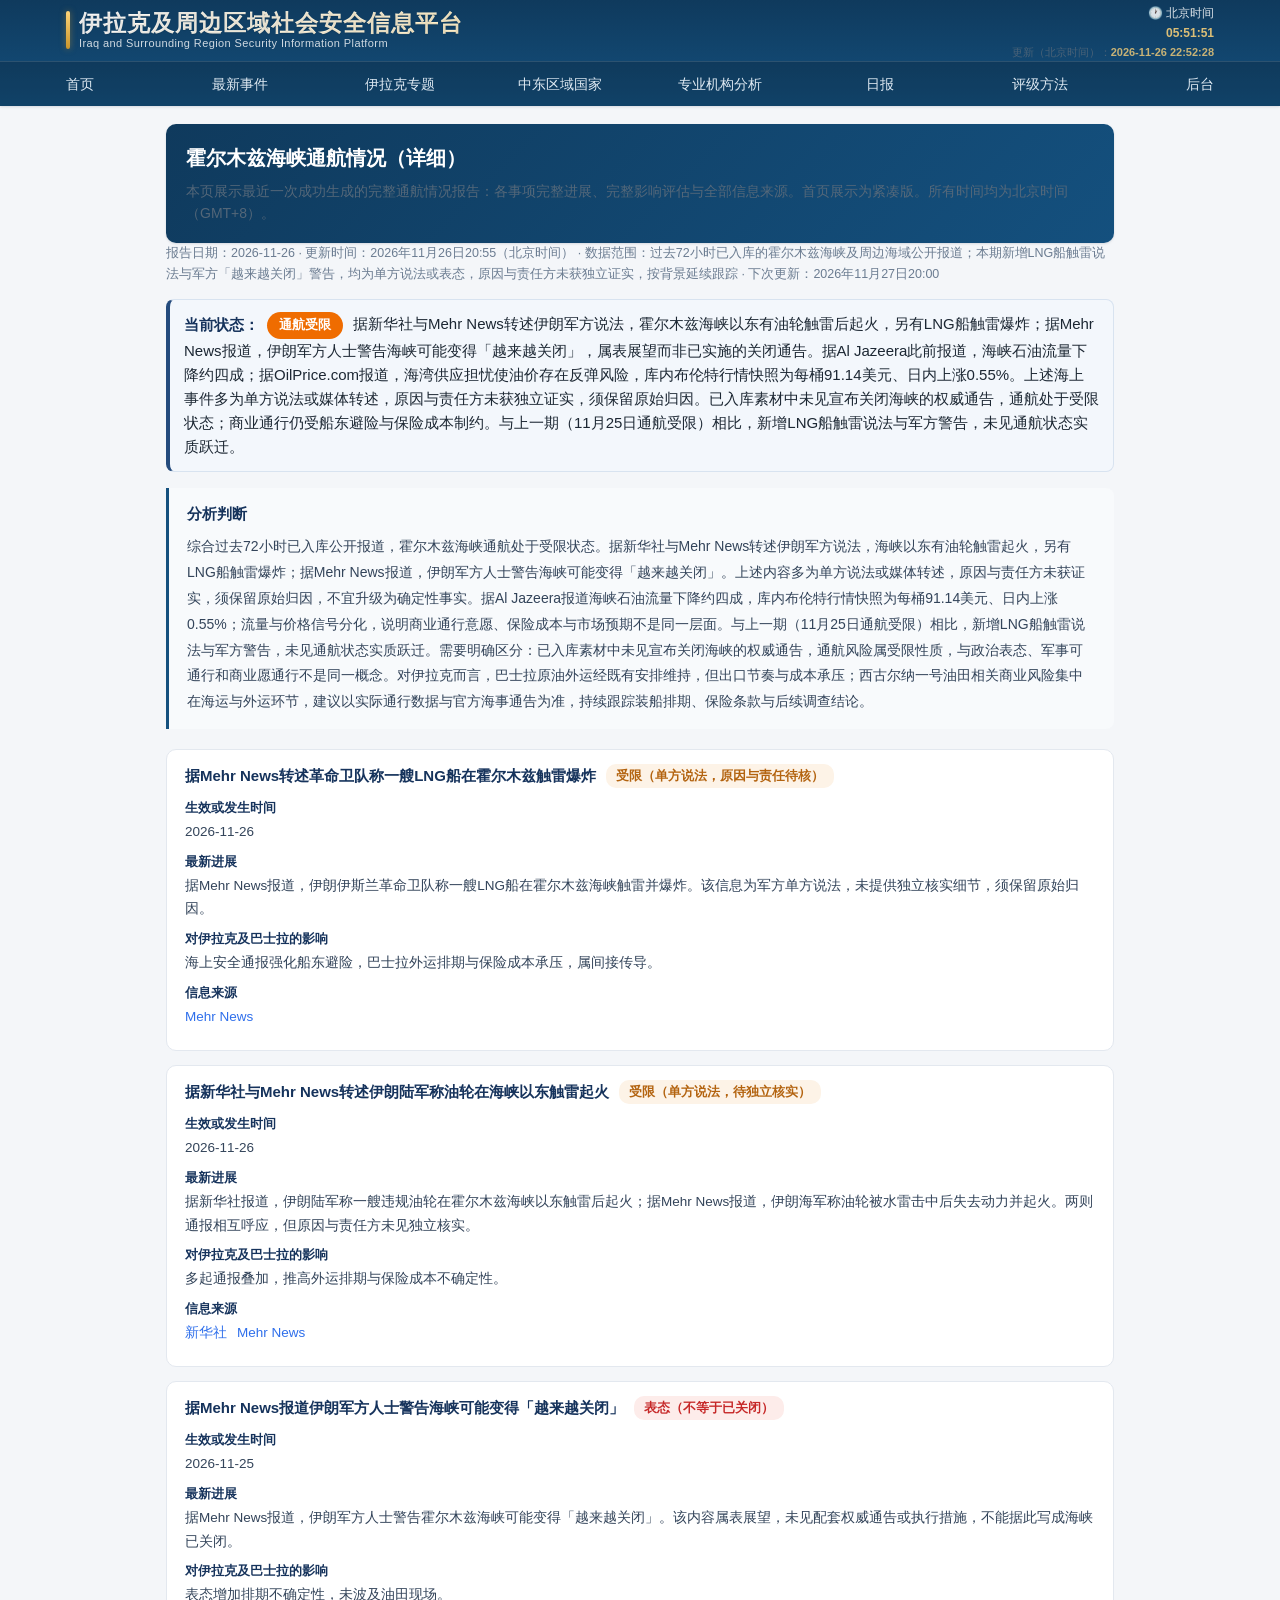
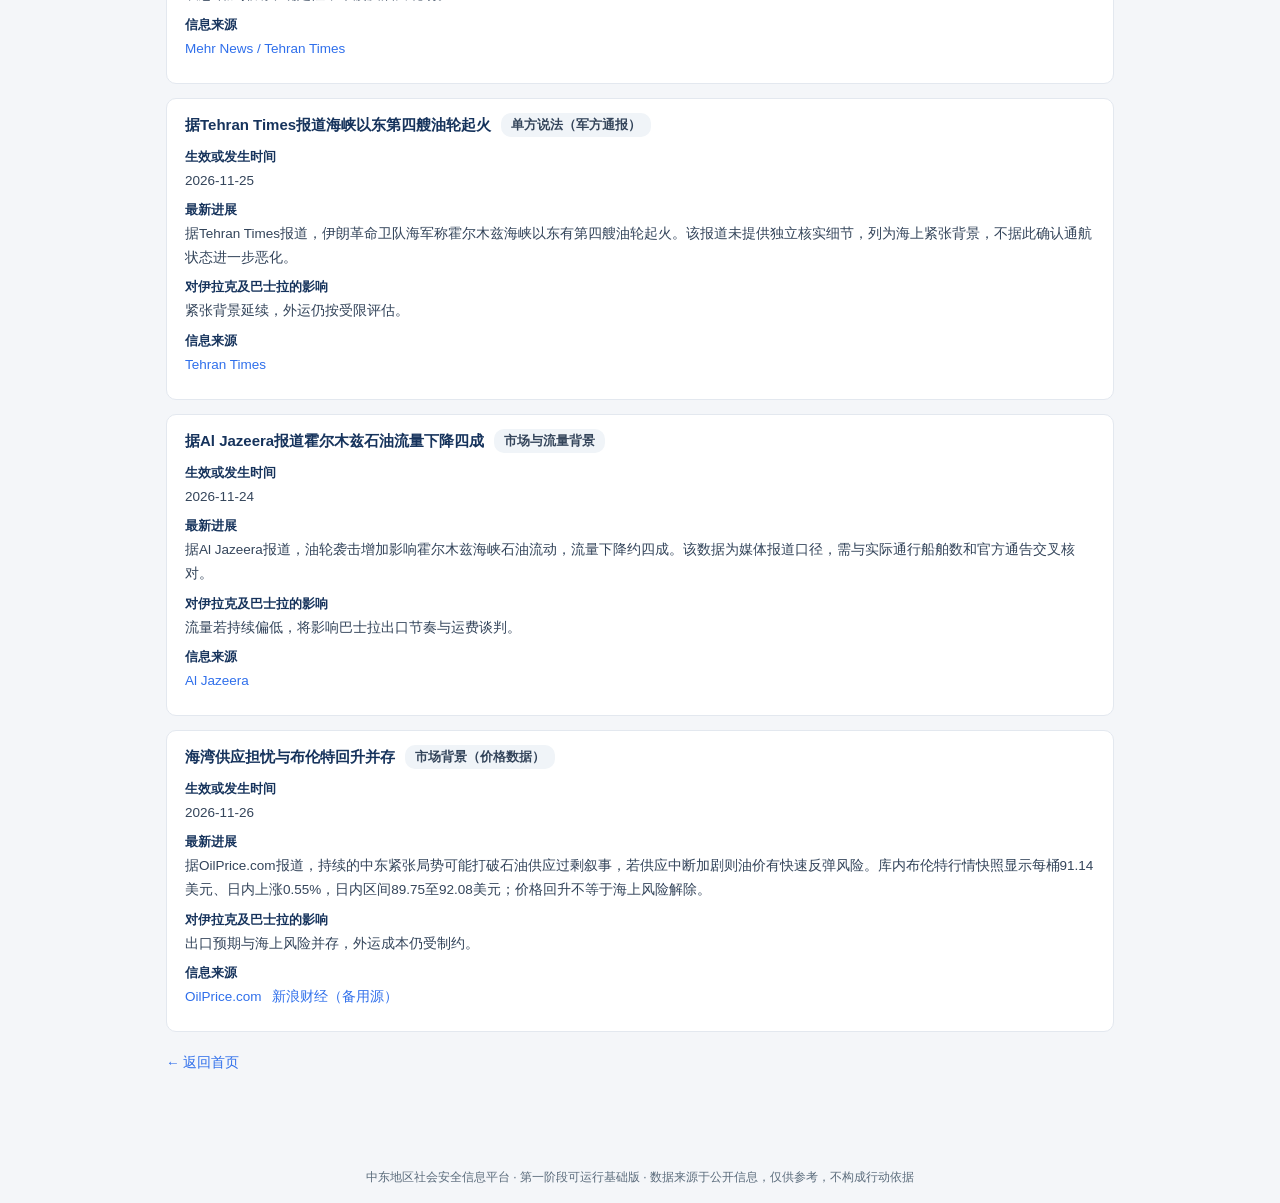
<file: hormuz.html>
<!DOCTYPE html>
<html lang="zh-CN">
<head>
<meta charset="utf-8">
<meta name="mesip-build" content="ts=2026-11-26 17:52:34;commit=local-20261126175234;count=70;schema=pro-public-v2">
<meta name="viewport" content="width=device-width, initial-scale=1">
<title>霍尔木兹海峡通航情况（详细） · 中东地区社会安全信息平台</title>
<link rel="stylesheet" href="assets/css/style.css?v=1795704754">
<style>
  .hz-page { max-width: 980px; }
  .hz-meta-line { font-size: 12.5px; color: #6b7c91; line-height: 1.7; margin-bottom: 14px; }
  .hz-status-box {
    background: #f3f7fc; border: 1px solid #d8e3f0; border-left: 4px solid #244b7d;
    border-radius: 8px; padding: 12px 14px; margin-bottom: 16px; line-height: 1.6;
  }
  .hz-status-box .lbl { font-weight: 700; color: #16335c; margin-right: 8px; }
  .hz-badge {
    display: inline-block; padding: 3px 12px; border-radius: 14px;
    font-size: 13px; font-weight: 700; color: #fff; margin-right: 10px; vertical-align: middle;
  }
  .hz-badge.lv-ok { background: #2e7d32; }
  .hz-badge.lv-basic { background: #43a047; }
  .hz-badge.lv-limited { background: #ef6c00; }
  .hz-badge.lv-severe { background: #c62828; }
  .hz-badge.lv-blocked { background: #7b1fa2; }
  .hz-badge.lv-unknown { background: #757575; }
  .hz-analysis {
    background: #f8fafc; border-left: 3px solid var(--brand-2, #14507e);
    border-radius: 0 8px 8px 0; padding: 14px 18px; margin-bottom: 20px;
  }
  .hz-analysis h3 { margin: 0 0 8px; font-size: 15px; color: #16335c; }
  .hz-analysis p { margin: 0; font-size: 14px; color: #33445a; line-height: 1.85; white-space: pre-line; }
  .hz-item-card {
    background: #fff; border: 1px solid #e3e8ef; border-radius: 10px;
    padding: 14px 18px; margin-bottom: 14px;
  }
  .hz-item-head { display: flex; align-items: center; flex-wrap: wrap; gap: 10px; margin-bottom: 10px; }
  .hz-item-head h3 { margin: 0; font-size: 15px; color: #16335c; }
  .hz-tag {
    display: inline-block; padding: 2px 10px; border-radius: 10px; font-size: 12.5px; font-weight: 600;
  }
  .hz-tag.st-ok { background: #eef7ee; color: #2e7d32; }
  .hz-tag.st-warn { background: #fdf3e7; color: #b3630f; }
  .hz-tag.st-bad { background: #fdecea; color: #c62828; }
  .hz-tag.st-neutral { background: #f0f4f8; color: #33445a; }
  .hz-field { margin-bottom: 8px; }
  .hz-field b { display: block; font-size: 12.5px; color: #16335c; margin-bottom: 2px; }
  .hz-field p { margin: 0; font-size: 13.5px; color: #33445a; line-height: 1.75; }
  .hz-field a { color: #2f6feb; text-decoration: none; margin-right: 10px; }
  .hz-field a:hover { text-decoration: underline; }
  .hz-back { margin: 18px 0; }
  .hz-back a { color: #2f6feb; text-decoration: none; font-size: 13.5px; }
  .hz-nodata { font-size: 14px; color: #9aa7b6; padding: 16px; background: #f7f9fc; border-radius: 8px; }
</style>
</head>
<body>
<div id="topbar" class="topbar"></div>
<div class="container hz-page">

  <div class="hero">
    <h1>霍尔木兹海峡通航情况（详细）</h1>
    <p class="muted">本页展示最近一次成功生成的完整通航情况报告：各事项完整进展、完整影响评估与全部信息来源。首页展示为紧凑版。所有时间均为北京时间（GMT+8）。</p>
  </div>

  <div class="hz-meta-line" id="hzMeta"></div>
  <div class="hz-status-box" id="hzStatus"></div>
  <div class="hz-analysis" id="hzAnalysis" style="display:none;">
    <h3>分析判断</h3>
    <p id="hzAnalysisBody"></p>
  </div>

  <div id="hzItems"></div>

  <div class="hz-back"><a href="index.html">← 返回首页</a></div>
</div>
<footer class="site"></footer>

<script src="assets/js/api.js?v=1795704754"></script>
<script src="assets/js/common.js?v=1795704754"></script>
<script src="assets/js/data.js?v=1795704754"></script>
<script>
window.__STATIC__ = true;
(function () {
  // 兜底：防止 api.js 异常导致全局 API 未定义时，下方 API.get = ... 抛出
  // ReferenceError 而整段脚本中断（会让页面空白且无任何提示）。
  var API = window.API || (window.API = {});
  // 捕获一次，避免每次请求都重复读取可能不存在的全局对象
  var DB = window.__DB__ || null;
  window.__MESIP_DB_OK__ = !!DB;

  // 构建元数据（控制台/调试用）：build_timestamp / git_commit / public_report_count / schema_version
  try {
    var _bm = (DB && DB.build_meta) || null;
    if (_bm) {
      window.__MESIP_BUILD__ = _bm;
      console.info("[MESIP 静态构建] " + (_bm.build_timestamp || "") + " | commit=" + (_bm.git_commit || "") +
        " | 专业报告(published)=" + (_bm.public_report_count) + " | schema=" + (_bm.schema_version || ""));
    }
  } catch (e) {}

  function all() { return (DB && DB.events) || []; }
  function byId(id) {
    var arr = all();
    for (var i = 0; i < arr.length; i++) {
      if (String(arr[i].id) === String(id)) return arr[i];
    }
    return null;
  }
  function byProId(id) {
    // 详情优先从 proDetail（含全文翻译字段）查询，回退到列表精简版
    var arr = (DB && DB.proDetail) || [];
    for (var i = 0; i < arr.length; i++) {
      if (String(arr[i].id) === String(id)) return arr[i];
    }
    arr = (DB && DB.proReports) || [];
    for (var j = 0; j < arr.length; j++) {
      if (String(arr[j].id) === String(id)) return arr[j];
    }
    return null;
  }
  function proRelatedOf(r) {
    if (!r || !DB || !DB.proReports) return [];
    var theme = ((r.risk_category || "").split("/")[0] || r.content_categories || "");
    if (!theme) return [];
    return DB.proReports.filter(function (x) {
      return String(x.id) !== String(r.id) &&
        ((x.risk_category || "").indexOf(theme) >= 0 || (x.content_categories || "").indexOf(theme) >= 0);
    }).slice(0, 4);
  }
  function relatedOf(e) {
    if (!e) return [];
    return all().filter(function (x) {
      return x.country === e.country && String(x.id) !== String(e.id);
    }).slice(0, 5);
  }
  // ---- F11：历史事件分片按需回源 ----
  // data.js 只含最新 2000 条公开事件；更早的历史事件详情从
  // assets/js/event_shards/s_<id 起点>.json 按需拉取（GitHub Pages 纯静态可用）。
  var _shardCache = {};
  function shardFile(id) {
    var n = parseInt(id, 10);
    if (!n || n < 0 || isNaN(n)) return null;
    var start = Math.floor(n / 1000) * 1000;
    return "assets/js/event_shards/s_" + ("00000" + start).slice(-5) + ".json";
  }
  function loadShard(id) {
    var f = shardFile(id);
    if (!f) return Promise.resolve(null);
    if (_shardCache[f]) return _shardCache[f];
    _shardCache[f] = fetch(f, { cache: "no-cache" }).then(function (r) {
      if (!r.ok) throw new Error("分片 " + f + " 加载失败（HTTP " + r.status + "）");
      return r.json();
    }).then(function (j) {
      return (j && j.events) ? j.events : [];
    }).catch(function (e) {
      _shardCache[f] = null;   // 允许重试，不把失败永久缓存
      throw e;
    });
    return _shardCache[f];
  }
  function shardEvent(id) {
    return loadShard(id).then(function (evs) {
      for (var i = 0; i < evs.length; i++) {
        if (String(evs[i].id) === String(id)) return evs[i];
      }
      return null;
    });
  }
  function filt(qs) {
    var p = new URLSearchParams(qs || "");
    var arr = all().slice();
    var c = p.get("country"); if (c) arr = arr.filter(function (e) { return e.country === c; });
    var r = p.get("risk"); if (r) arr = arr.filter(function (e) { return String(e.risk_level) === String(r); });
    // F10 修复（2026-10-23）：分类下拉的 value 是规范代码（如 armed_conflict），
    // 而事件字段 category 是中文名（如 武装冲突与军事行动）。旧代码只比中文名，
    // 导致选择任一类别都返回 0 条。现在同时接受代码与中文名。
    var cat = p.get("category");
    if (cat) arr = arr.filter(function (e) { return e.category_code === cat || e.category === cat; });
    // F10 修复：风险下限（"高风险及以上"），与首页卡片口径一致
    var rm = p.get("risk_min"); if (rm) arr = arr.filter(function (e) { return (e.risk_level || 0) >= parseInt(rm); });
    // F10 修复：伊拉克 / WQ1 直接影响，与首页卡片同口径（标签或国家匹配）
    if (p.get("iraq") === "1") arr = arr.filter(function (e) {
      return (e.module_tags || []).indexOf("iraq") >= 0 || e.country === "伊拉克";
    });
    if (p.get("wq1") === "1") arr = arr.filter(function (e) {
      return (e.module_tags || []).indexOf("wq1") >= 0;
    });
    // F10 修复：状态过滤，使卡片链接（status=published）落地集合与卡片计数口径一致
    var st = p.get("status"); if (st) arr = arr.filter(function (e) { return e.status === st; });
    var f = p.get("from"); if (f) arr = arr.filter(function (e) { return (e.publish_time || "") >= f; });
    var t = p.get("to"); if (t) arr = arr.filter(function (e) { return (e.publish_time || "") <= t; });
    if (p.get("china") === "1") arr = arr.filter(function (e) { return e.involves_china_company || e.involves_china_citizen; });
    var q = p.get("q"); if (q) { var s = q.toLowerCase(); arr = arr.filter(function (e) { return [e.title_zh, e.title_original, e.summary, e.country, e.city, e.category, e.category_code].some(function (v) { return (v || "").toLowerCase().indexOf(s) >= 0; }); }); }
    var lim = p.get("limit"); if (lim && parseInt(lim)) arr = arr.slice(0, parseInt(lim));
    return arr;
  }
  function match(path) {
    if (!DB) throw new Error("数据未能成功加载，请刷新页面或检查网络后重试");
    if (path === "/api/overview") return DB.overview;
    if (path === "/api/home") return DB.home;
    if (path === "/api/hormuz") return { report: DB.hormuz };
    if (path === "/api/brent") return DB.brent;
    if (path.indexOf("/api/reuters") === 0) return DB.reuters || { items: [], count: 0 };
    if (path === "/api/iraq") return DB.iraq;
    if (path === "/api/reports") return { reports: DB.reports };
    if (path === "/api/countries") return { countries: ((DB.overview || {}).countries || []) };
    if (path.indexOf("/api/event/") === 0) {
      var id = path.split("/").pop();
      // 全文接口在静态版由页面自行处理（给出明确提示 + 原文链接）
      if (path.indexOf("/fulltext") >= 0) { return { status: "static", note: "静态归档版不提供按需全文翻译" }; }
      var e = byId(id);
      if (e) return { event: e, related: relatedOf(e) };
      // 主数据未收录（多为 2000 条上限外的历史事件）→ 交给分片回源
      return { __shardEventId: id };
    }
    if (path.indexOf("/api/country/") === 0) { var n = decodeURIComponent(path.split("/").pop()); return DB.countryMap[n] || { country: null, events: [], risk_history: [] }; }
    if (path.indexOf("/api/report/") === 0) { var d = path.split("/").pop(); return DB.reportMap[d] || { report: null }; }
    if (path.indexOf("/api/pro-reports") === 0) {
      // 详情页：/api/pro-reports/<id>[?...]
      if (path.indexOf("/api/pro-reports/") === 0) {
        var pid = path.split("/").pop().split("?")[0];
        var prr = byProId(pid);
        return { report: prr, related: proRelatedOf(prr) };
      }
      // 列表页：/api/pro-reports[?...]
      var qs = path.split("?")[1] || "";
      var p = new URLSearchParams(qs);
      var arr = (DB.proReports) || [];
      // 默认仅返回 published（与 server.py _pro_public_filters 一致），export=all 解除限制
      var xpt = p.get("export");
      if (xpt !== "all") { arr = arr.filter(function (x) { return x.status === "published"; }); }
      var org = p.get("org");
      if (org) arr = arr.filter(function (x) { return (x.org || "").indexOf(org) >= 0; });
      var cps = p.get("copyright_status");
      if (cps) arr = arr.filter(function (x) { return x.copyright_status === cps; });
      var dom = p.get("domain");
      if (dom) arr = arr.filter(function (x) { return (x.content_categories || "").indexOf(dom) >= 0; });
      var wq = p.get("wq1_relevance");
      if (wq) arr = arr.filter(function (x) { return x.wq1_relevance === wq; });
      var rg = p.get("region");
      if (rg) arr = arr.filter(function (x) { return (x.regions || x.countries || "").indexOf(rg) >= 0; });
      var q = p.get("q");
      if (q) {
        var s = q.toLowerCase();
        arr = arr.filter(function (x) {
          return [x.title_zh, x.title_orig, x.org, x.content_zh, x.core_conclusion].some(function (v) { return (v || "").toLowerCase().indexOf(s) >= 0; });
        });
      }
      var orgs = {}, cops = {};
      arr.forEach(function (x) { if (x.org) orgs[x.org] = 1; if (x.copyright_status) cops[x.copyright_status] = 1; });
      // 分页（与 server.py api_pro_reports 一致）
      var total = arr.length;
      var pg = parseInt(p.get("page") || "1", 10); if (!pg || pg < 1) pg = 1;
      var psz = parseInt(p.get("page_size") || "0", 10); if (!psz || psz < 0) psz = 0;
      if (psz > 100) psz = 100;
      var out = arr;
      if (psz > 0) out = arr.slice((pg - 1) * psz, pg * psz);
      return { reports: out, count: out.length, total: total, orgs: Object.keys(orgs), copyright_statuses: Object.keys(cops) };
    }
    if (path.indexOf("/api/pro-institutions") === 0) {
      return DB.proInstitutions || { institutions: [], count: 0 };
    }
    if (path.indexOf("/api/decision-brief") === 0) {
      // Stage 4（2026-08-05）：决策型日报静态路由
      var q = new URLSearchParams(path.split("?")[1] || "");
      var ddate = q.get("date") || "";
      var arr = DB.decisionBriefs || [];
      if (ddate) {
        var hit = null;
        for (var i = 0; i < arr.length; i++) { if (arr[i].brief_date === ddate) { hit = arr[i]; break; } }
        return { brief: hit };
      }
      return { brief: arr.length ? arr[0] : null };
    }
    if (path.indexOf("/api/pro-compare") === 0) {
      return { comparable: false, count: 0, reports: [], message: "静态归档版暂不支持多机构对比，请访问原站或联系管理员。" };
    }
    if (path.indexOf("/api/events") === 0) { var fa = filt(path.split("?")[1] || ""); return { events: fa, count: fa.length }; }
    if (path.indexOf("/api/search") === 0) { var q = new URLSearchParams(path.split("?")[1] || "").get("q") || ""; var s = q.toLowerCase(); var fa = all().filter(function (e) { return [e.title_zh, e.title_original, e.summary, e.country, e.city, e.category].some(function (v) { return (v || "").toLowerCase().indexOf(s) >= 0; }); }); return { events: fa, count: fa.length }; }
    return { error: "static-unknown-path", path: path };
  }
  // 关键修复：用 Promise 包裹，任何同步异常都转为 rejected，从而被页面 .catch 捕获，
  // 避免原来“data.js 未加载时同步抛错、页面空白且无提示”的问题。
  API.get = function (path) {
    return new Promise(function (resolve, reject) {
      try {
        var r = match(path);
        if (r && r.error) { reject(new Error("静态数据缺失：" + (r.error || path))); return; }
        // F11：主数据（data.js，最新 2000 条）里没有的事件 → 按需拉历史分片
        if (r && r.__shardEventId !== undefined) {
          shardEvent(r.__shardEventId).then(function (ev) {
            if (!ev) {
              // 分片里也没有：说明该记录不满足公开条件（已隔离/未获发布资格/涉版权或安全限制）
              resolve({ event: null, related: [], notPublic: true });
              return;
            }
            resolve({ event: ev, related: relatedOf(ev) });
          }).catch(function (err) { reject(err); });
          return;
        }
        resolve(r);
      } catch (e) { reject(e); }
    });
  };
  API.post = function () { return Promise.resolve({ ok: false, static: true, msg: "静态归档版不支持该操作" }); };

  // 若数据整体缺失，显示顶部提示条（各页面 .catch 还会显示具体错误）
  if (!DB) {
    document.addEventListener("DOMContentLoaded", function () {
      var b = document.getElementById("dbError");
      if (b) b.style.display = "block";
    });
  }
})();
</script>
<script>
renderHeader("hormuz.html");
var HZ_LVL = {
  "通航正常": "ok", "基本正常": "basic", "通航受限": "limited",
  "通航严重受限": "severe", "实际中断": "blocked", "信息不足，暂无法判断": "unknown"
};
function hzEsc(s) {
  return String(s == null ? "" : s).replace(/&/g, "&amp;").replace(/</g, "&lt;")
    .replace(/>/g, "&gt;").replace(/"/g, "&quot;");
}
function hzUrl(u) { return u ? encodeURI(u) : "#"; }
function hzCls(txt) {
  var s = String(txt || "");
  if (/中断|关闭|禁行|停航|停运/.test(s)) return "st-bad";
  if (/受限|暂停|收紧|上调|升高|拒航|扣押|遇袭|附加/.test(s)) return "st-warn";
  if (/正常|恢复|平稳|维持/.test(s)) return "st-ok";
  return "st-neutral";
}
function hzFmt(s) {
  if (!s) return "";
  var m = String(s).match(/(\d{4})-(\d{2})-(\d{2})[ T](\d{1,2}):(\d{2})/);
  if (m) return m[1] + "年" + parseInt(m[2], 10) + "月" + parseInt(m[3], 10) + "日" + m[4] + ":" + m[5];
  return String(s);
}
function renderDetail(d) {
  var metaEl = document.getElementById("hzMeta");
  var statusEl = document.getElementById("hzStatus");
  var anaWrap = document.getElementById("hzAnalysis");
  var anaBody = document.getElementById("hzAnalysisBody");
  var itemsEl = document.getElementById("hzItems");
  if (!d) {
    statusEl.innerHTML = '<div class="hz-nodata">暂无霍尔木兹海峡通航数据。</div>';
    return;
  }
  var parts = [];
  if (d.report_date) parts.push("报告日期：" + d.report_date);
  if (d.generated_at) parts.push("更新时间：" + hzFmt(d.generated_at) + "（北京时间）");
  if (d.data_scope) parts.push("数据范围：" + d.data_scope);
  if (d.next_update_time) parts.push("下次更新：" + hzFmt(d.next_update_time));
  metaEl.textContent = parts.join(" · ");

  var lvl = d.overall_status_level || "";
  statusEl.innerHTML = '<span class="lbl">当前状态：</span>'
    + '<span class="hz-badge lv-' + (HZ_LVL[lvl] || "unknown") + '">' + hzEsc(lvl) + '</span>'
    + '<span>' + hzEsc(d.current_status || "") + '</span>';

  if (d.analysis) {
    anaWrap.style.display = "";
    anaBody.textContent = d.analysis;
  }

  var items = d.items || [];
  if (!items.length) {
    itemsEl.innerHTML = '<div class="hz-nodata">暂无可展示的通航事项。</div>';
    return;
  }
  itemsEl.innerHTML = items.map(function (it) {
    var srcs = (it.sources || []).map(function (s) {
      return '<a href="' + hzUrl(s.url || "#") + '" target="_blank" rel="noopener">' + hzEsc(s.name || s.url || "来源") + '</a>';
    }).join("");
    return '<div class="hz-item-card">'
      + '<div class="hz-item-head"><h3>' + hzEsc(it.item_name || "") + '</h3>'
      + '<span class="hz-tag ' + hzCls(it.current_status) + '">' + hzEsc(it.current_status || "") + '</span></div>'
      + (it.effective_time ? '<div class="hz-field"><b>生效或发生时间</b><p>' + hzEsc(it.effective_time) + '</p></div>' : '')
      + '<div class="hz-field"><b>最新进展</b><p>' + hzEsc(it.latest_progress || "") + '</p></div>'
      + '<div class="hz-field"><b>对伊拉克及巴士拉的影响</b><p>' + hzEsc(it.iraq_basra_impact || "") + '</p></div>'
      + (srcs ? '<div class="hz-field"><b>信息来源</b><p>' + srcs + '</p></div>' : '')
      + '</div>';
  }).join("");
}
API.get("/api/hormuz").then(function (d) {
  renderDetail(d && d.report ? d.report : null);
}).catch(function (e) {
  document.getElementById("hzStatus").innerHTML = '<div class="hz-nodata">数据加载失败，请刷新重试。</div>';
  console.error("hormuz detail load failed", e);
});
</script>
</body>
</html>
</file>
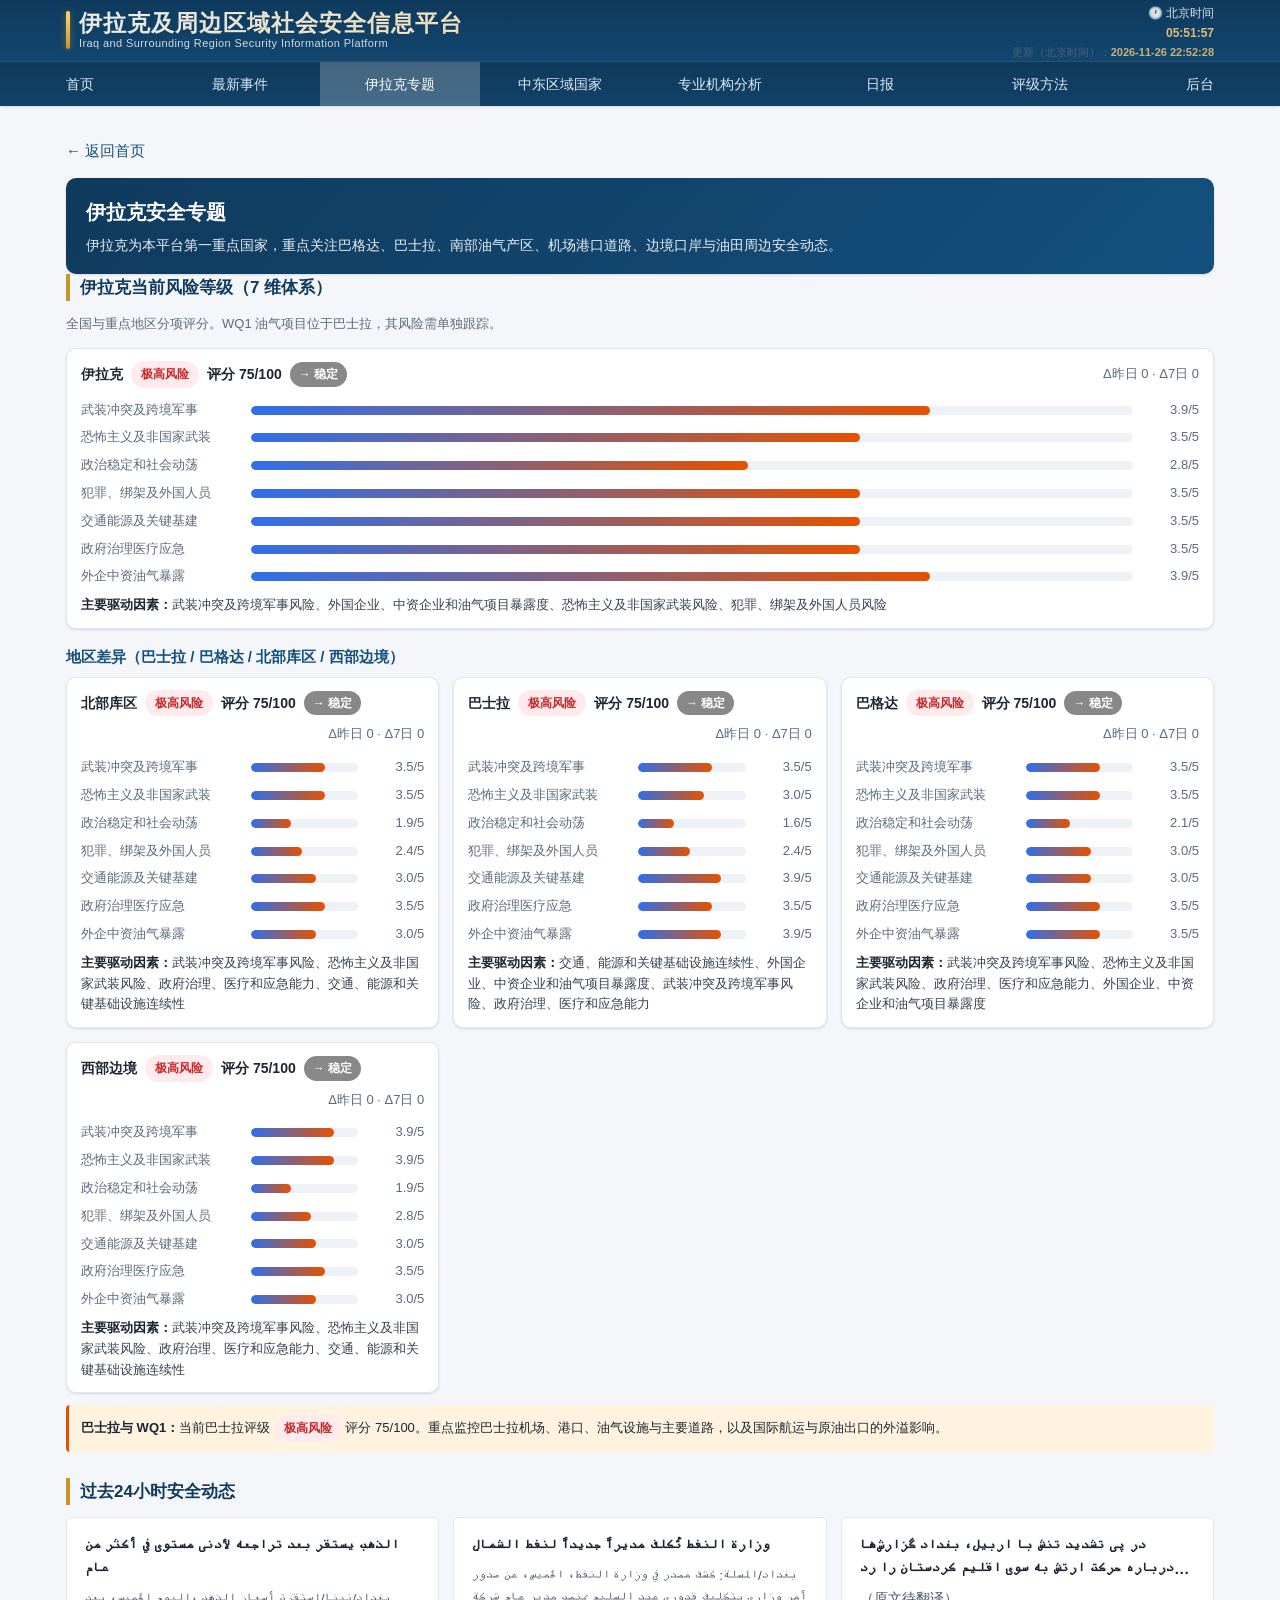
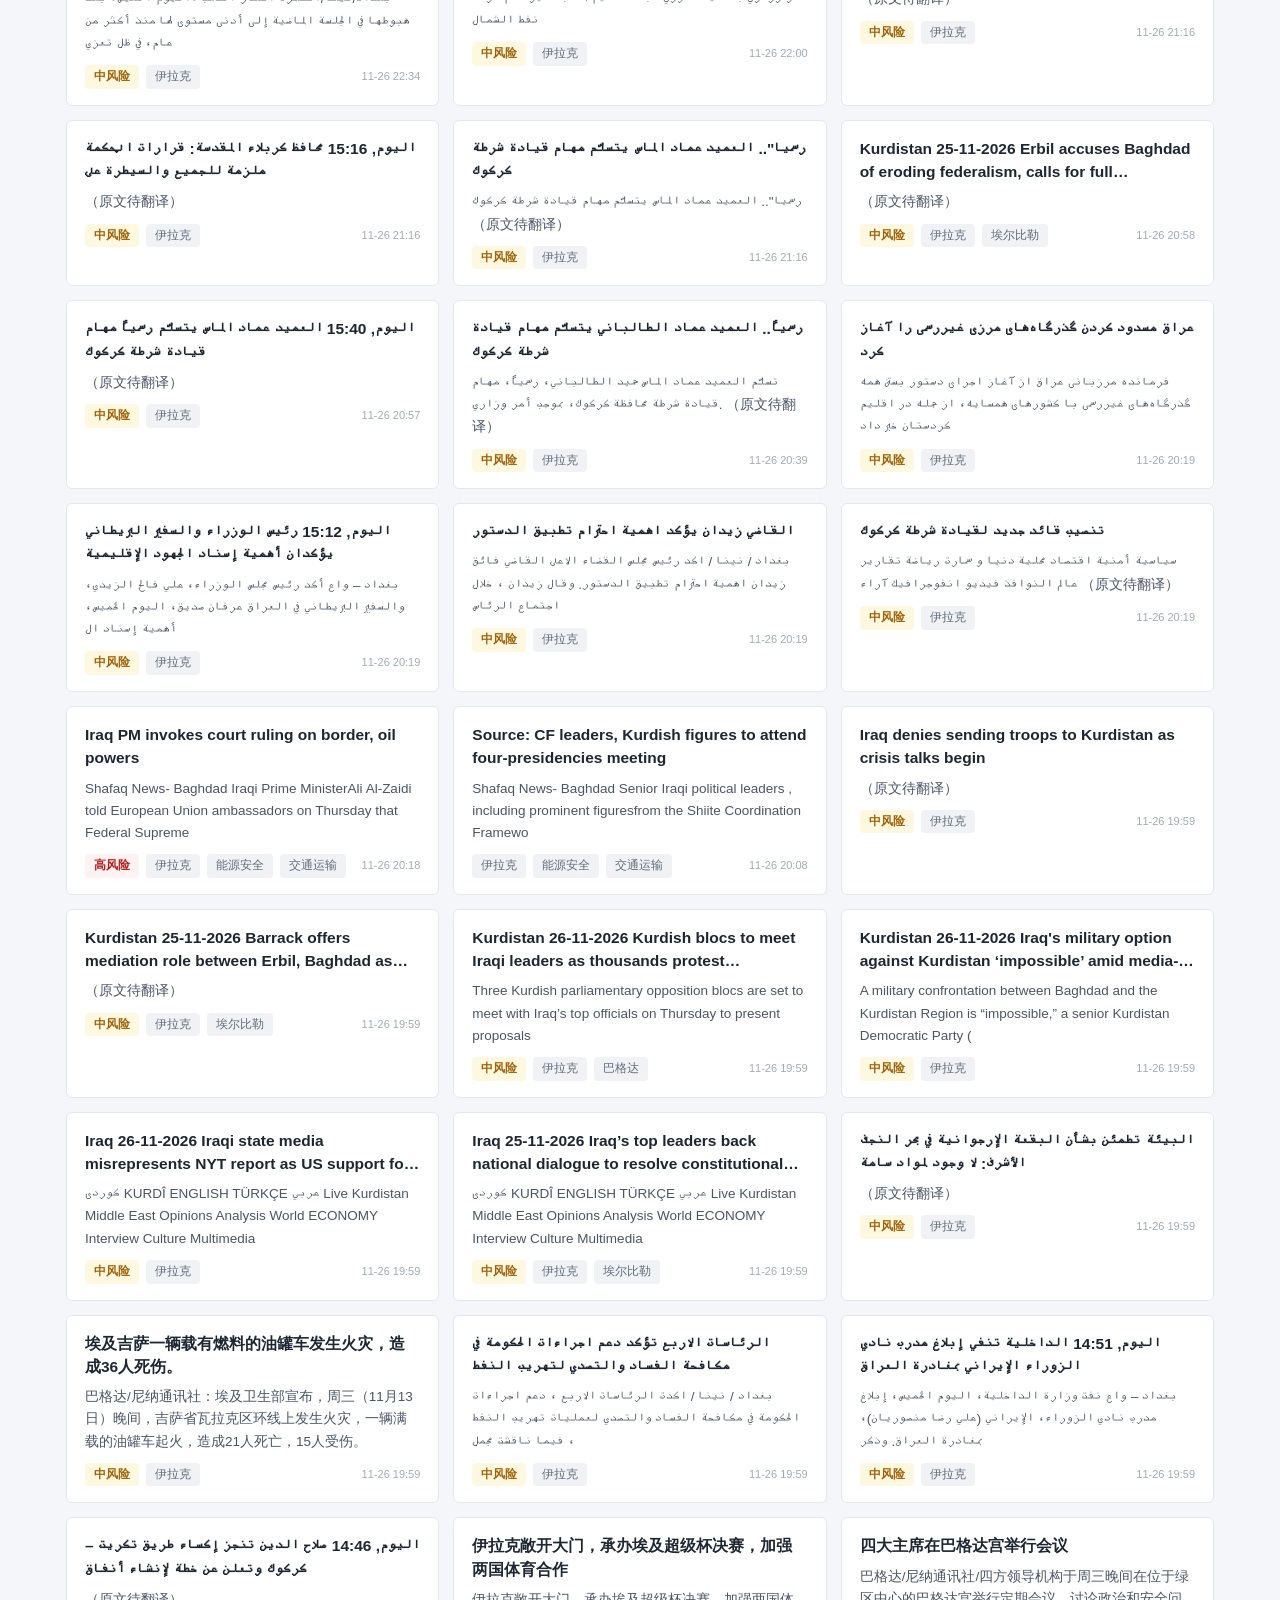
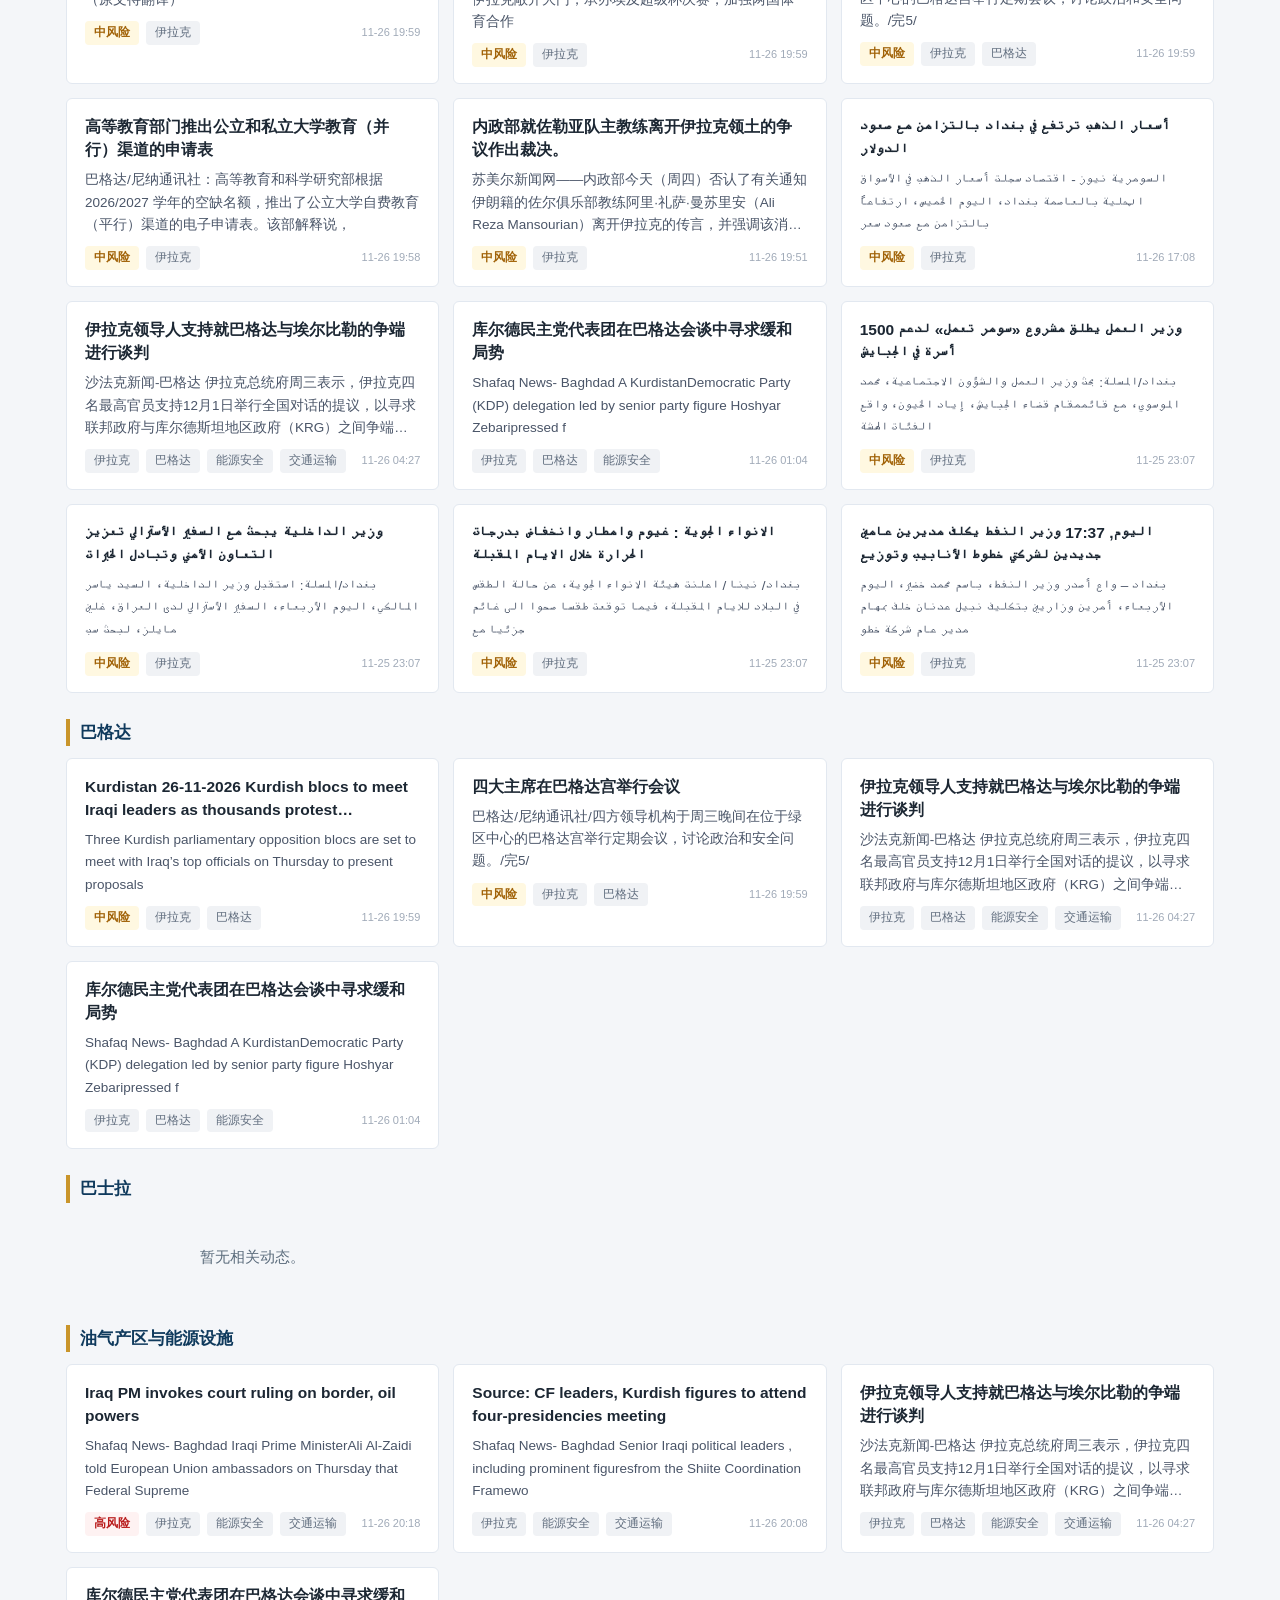
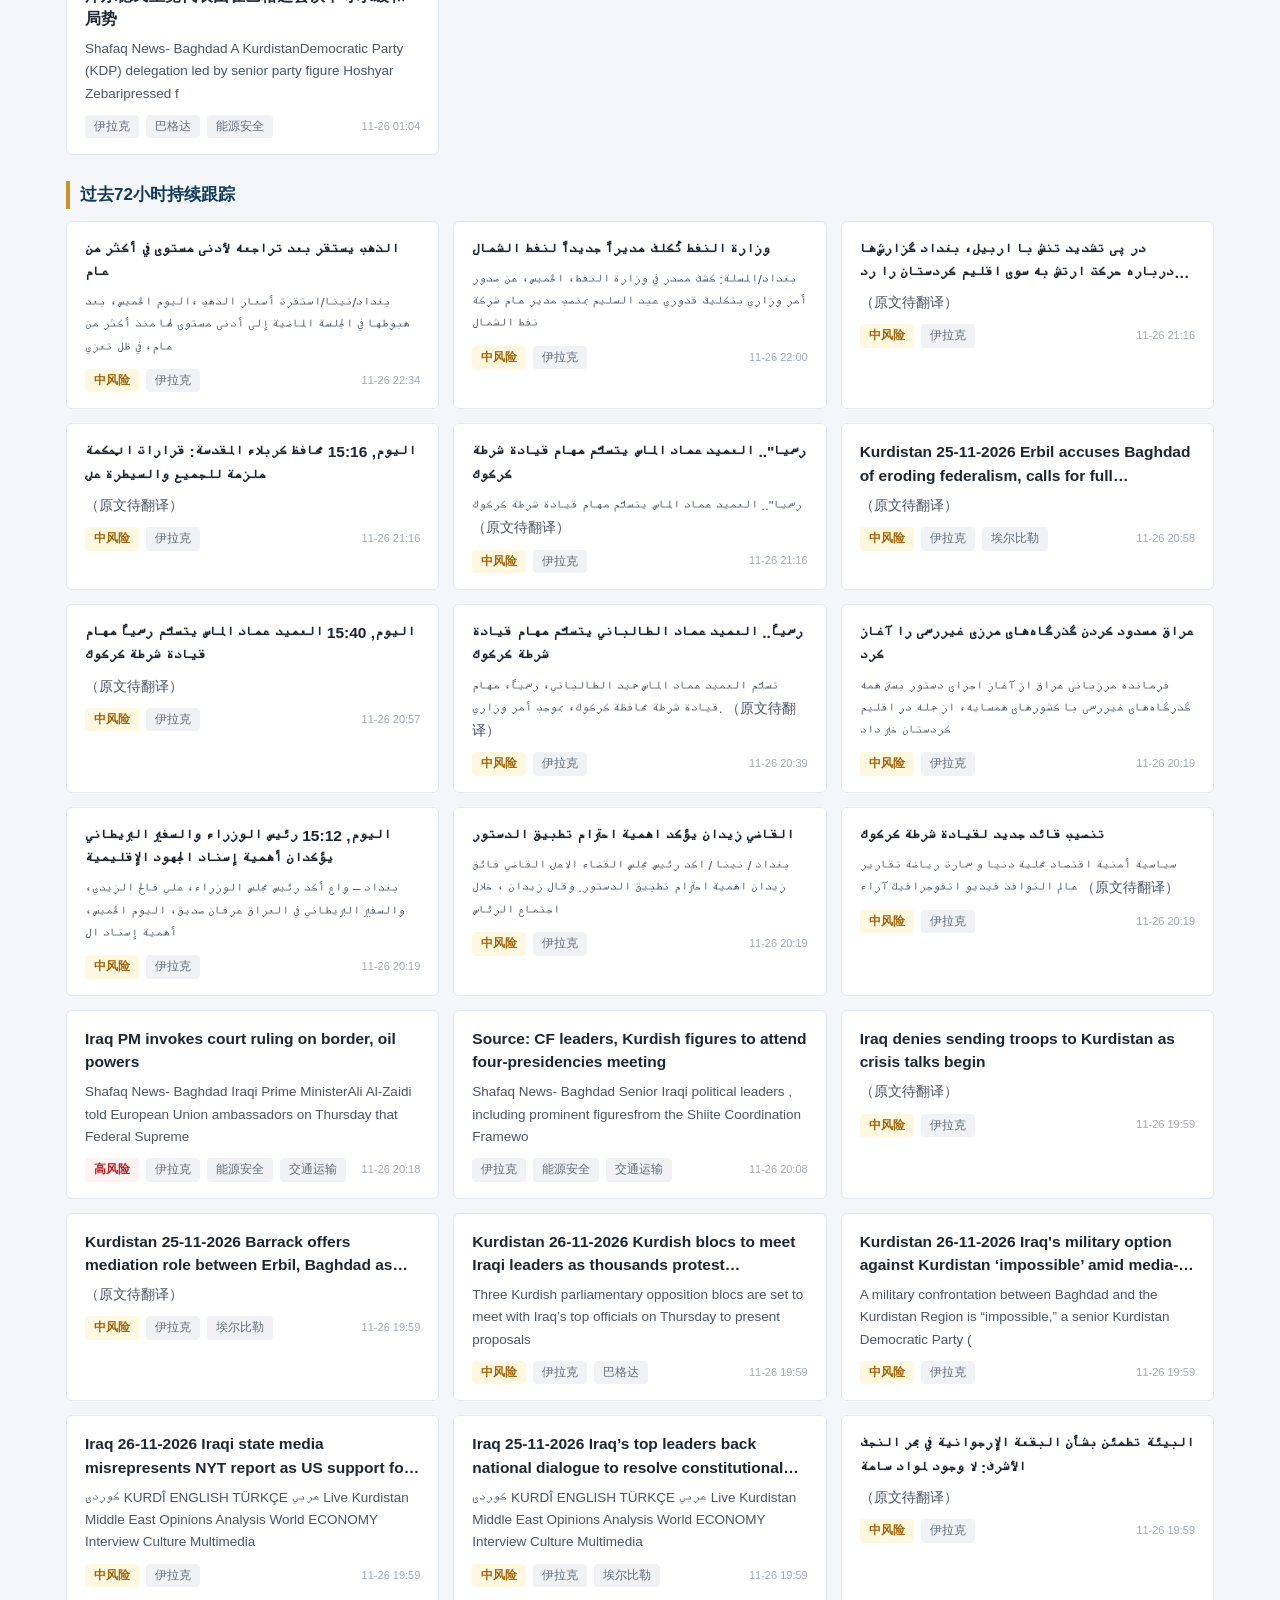
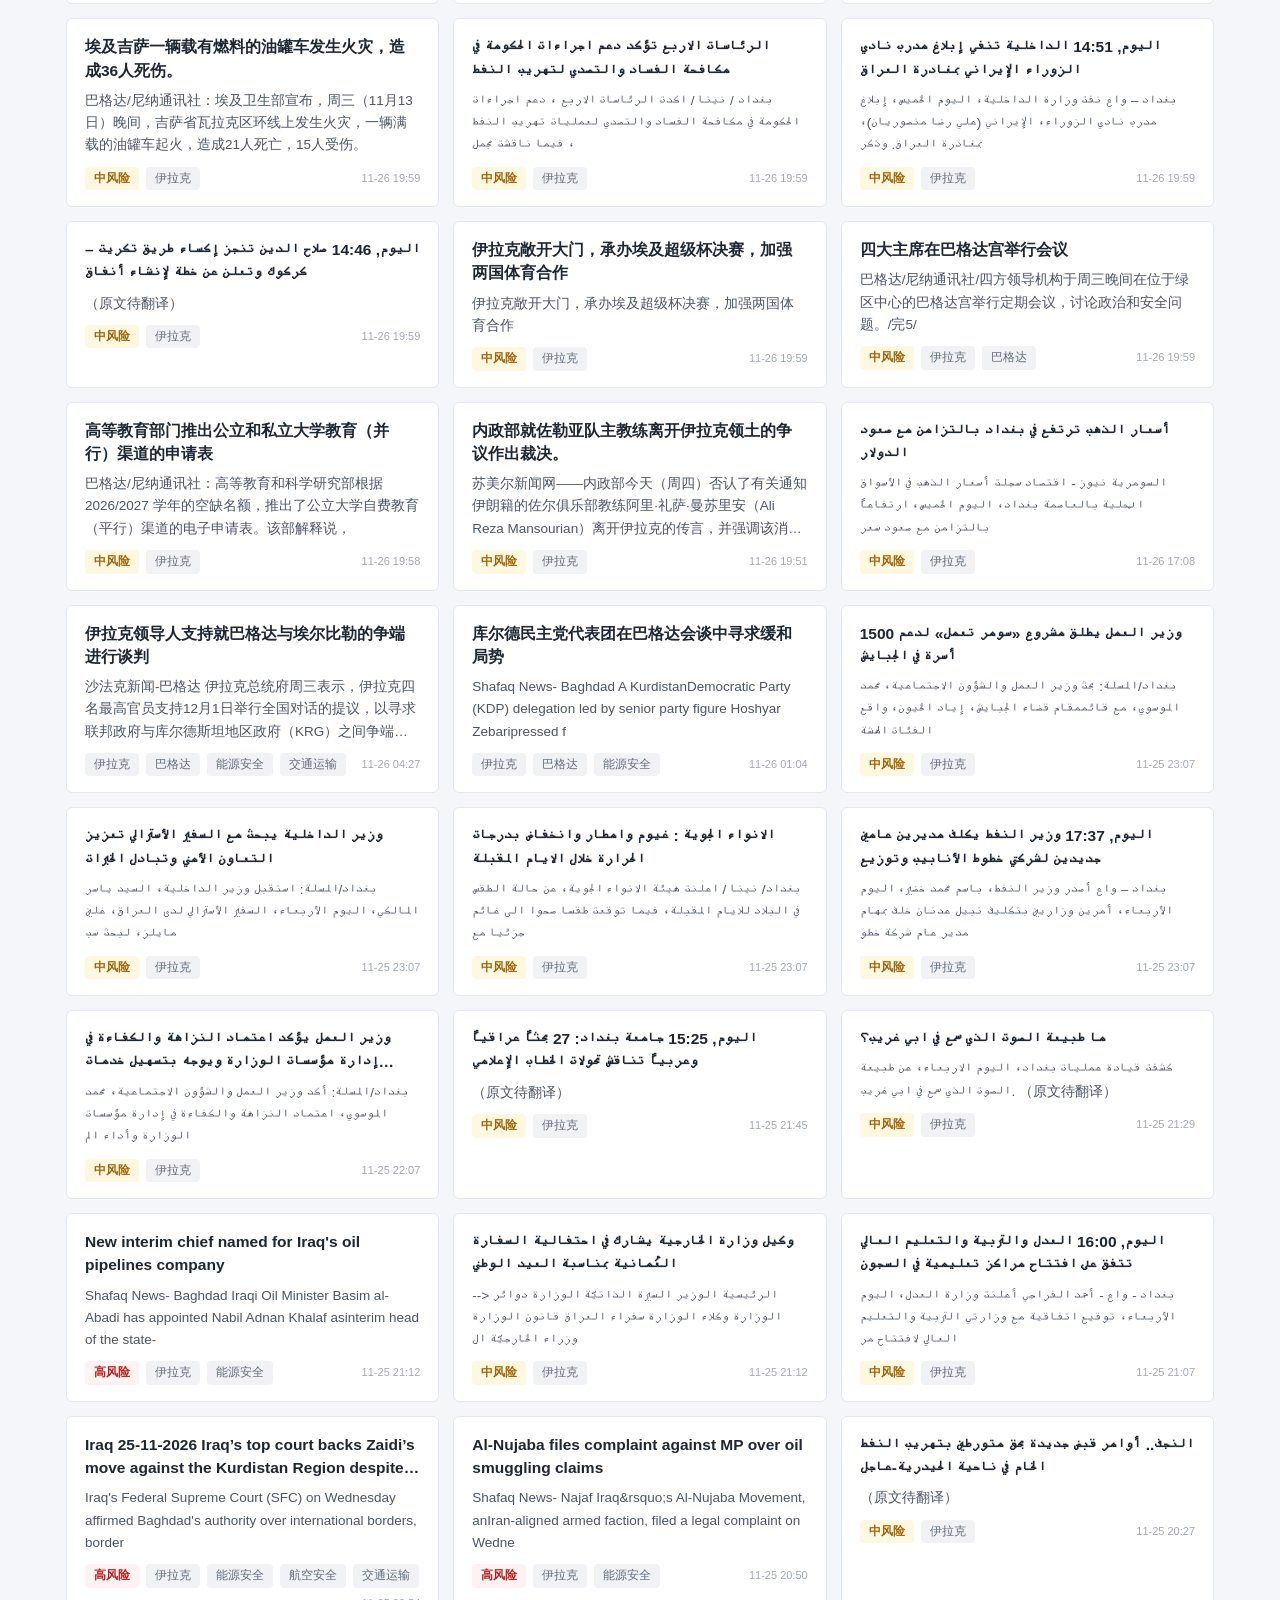
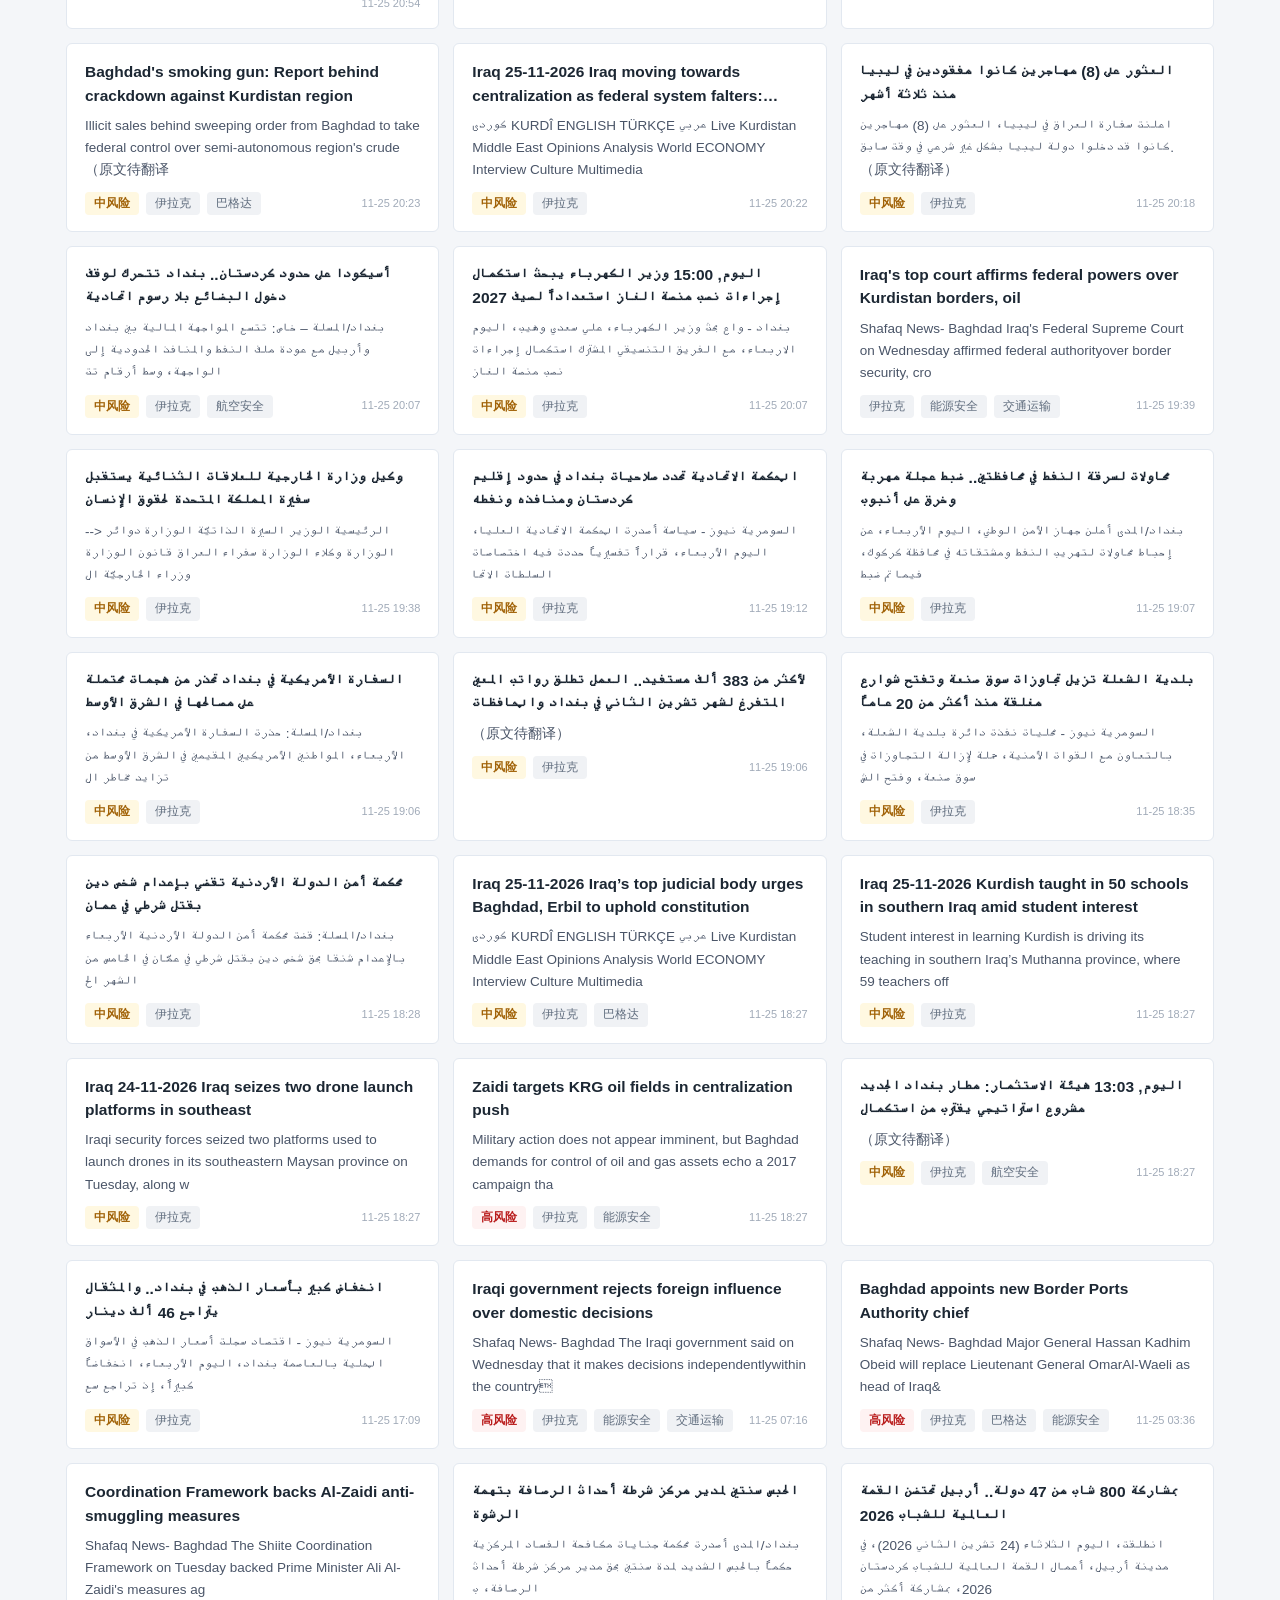
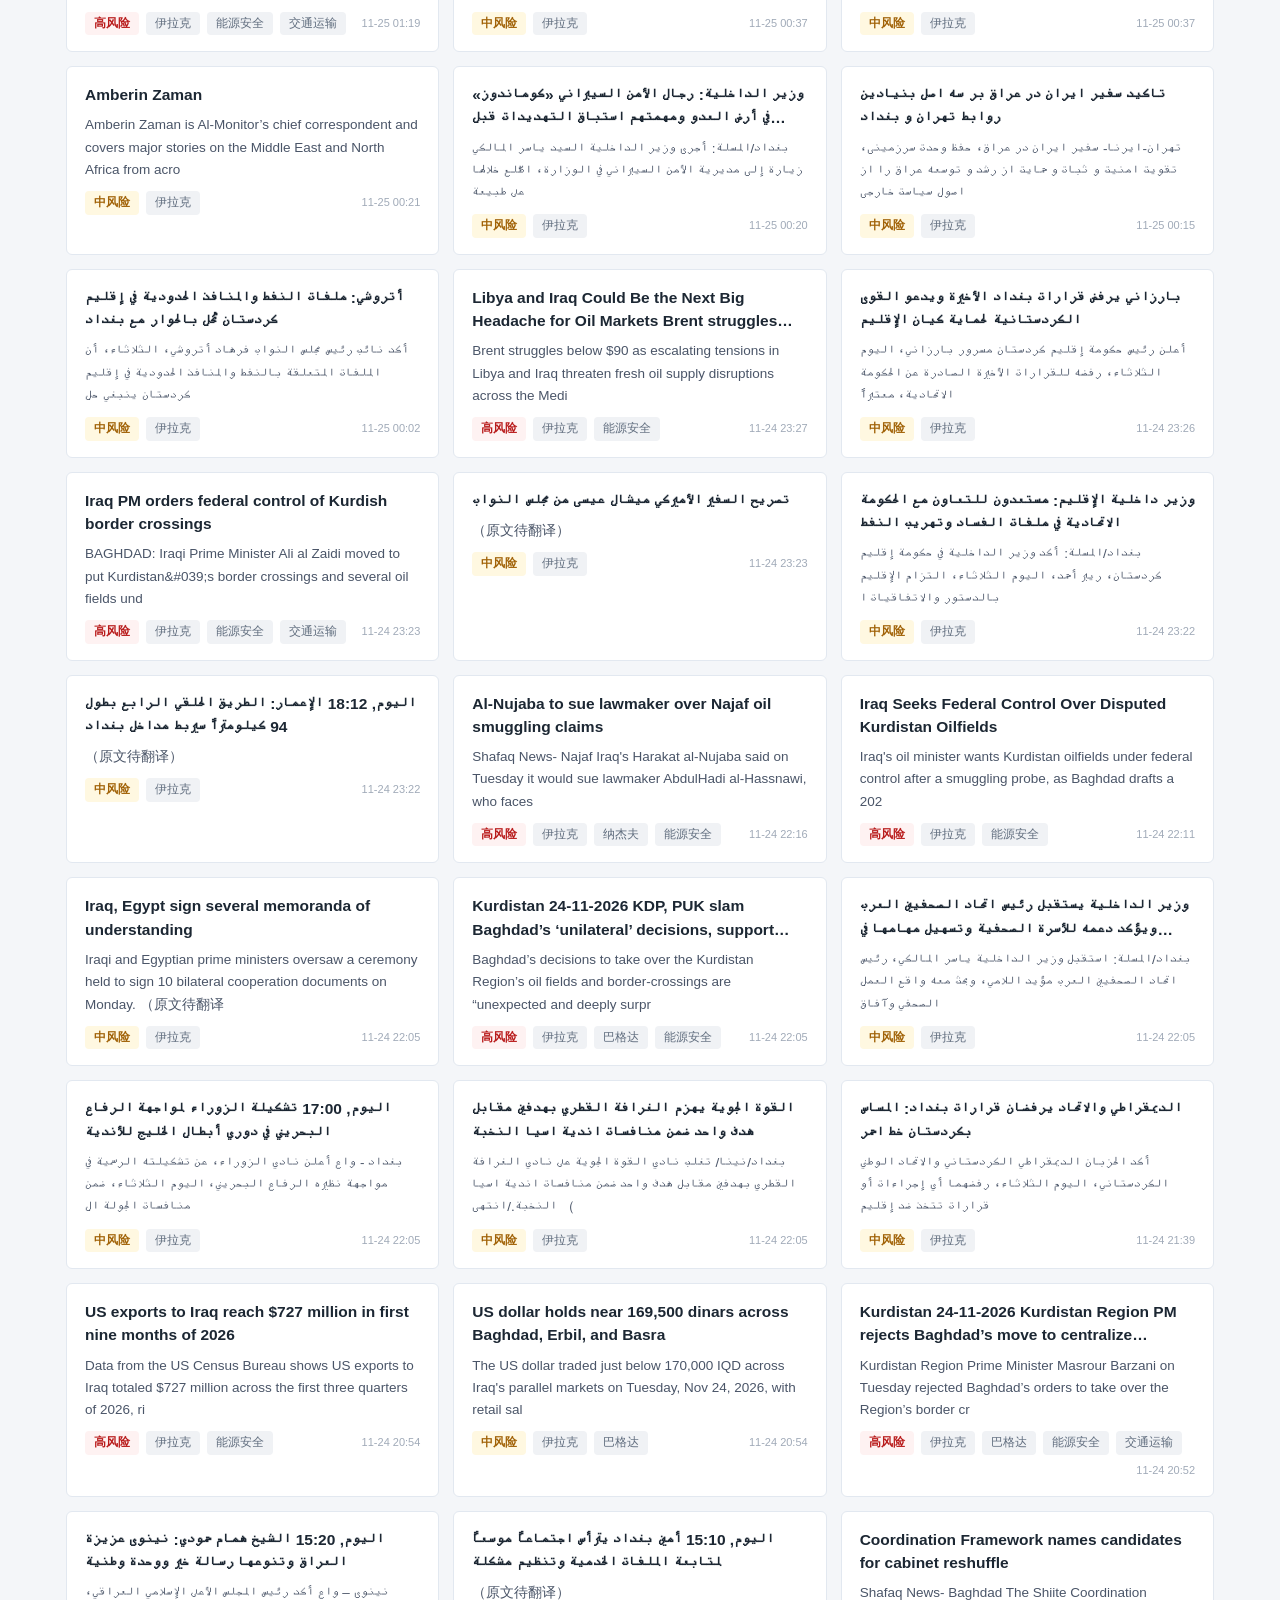
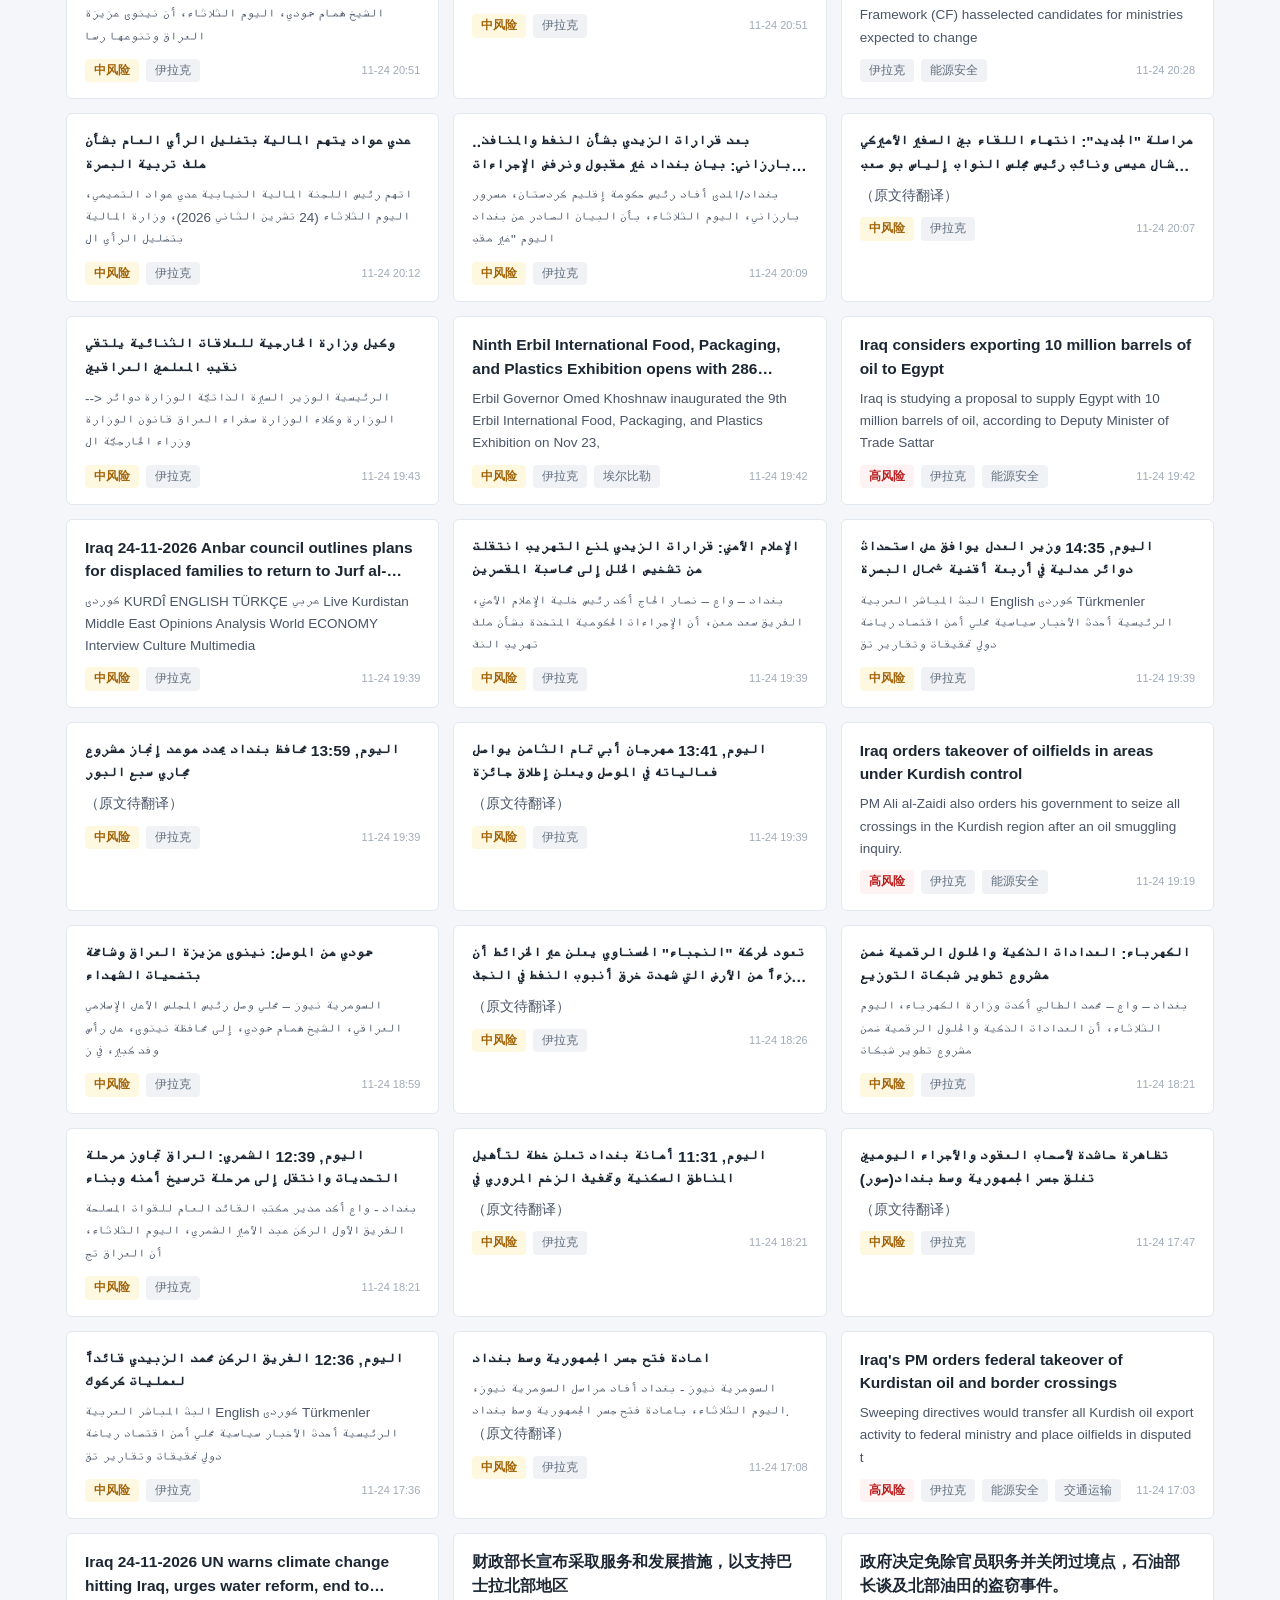
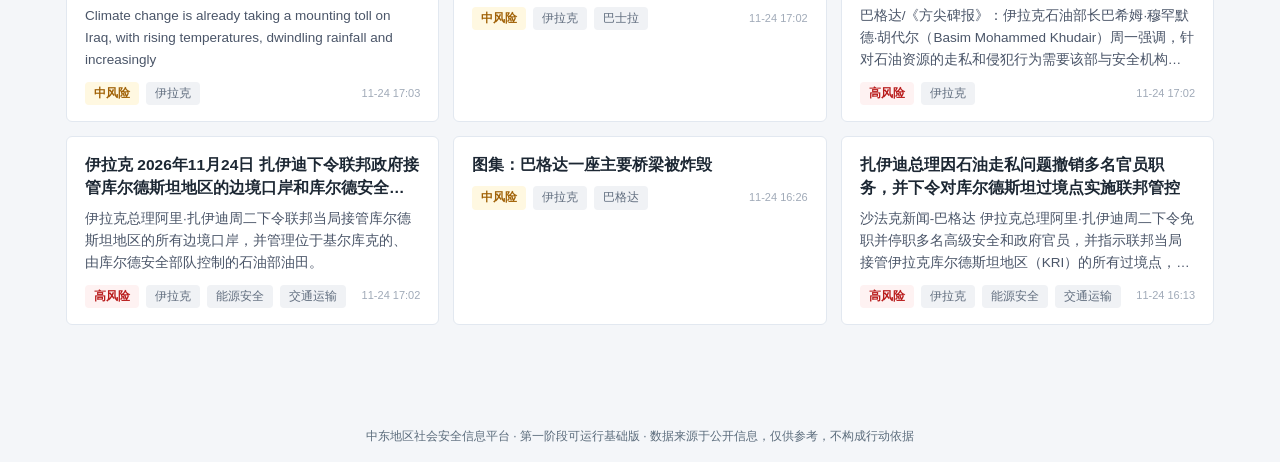
<file: iraq.html>
<!DOCTYPE html>
<html lang="zh-CN">
<head>
<meta charset="utf-8">
<meta name="mesip-build" content="ts=2026-11-26 17:52:34;commit=local-20261126175234;count=70;schema=pro-public-v2">
<meta name="viewport" content="width=device-width, initial-scale=1">
<title>伊拉克专题 · 中东地区社会安全信息平台</title>
<link rel="stylesheet" href="assets/css/style.css?v=1795704754">
</head>
<body>
<div id="topbar" class="topbar"></div>
<div class="container">
  <p><a href="index.html">← 返回首页</a></p>
  <div class="hero">
    <h1>伊拉克安全专题</h1>
    <p>伊拉克为本平台第一重点国家，重点关注巴格达、巴士拉、南部油气产区、机场港口道路、边境口岸与油田周边安全动态。</p>
  </div>

  <div class="section">
    <h2>伊拉克当前风险等级（7 维体系）</h2>
    <p class="small muted">全国与重点地区分项评分。WQ1 油气项目位于巴士拉，其风险需单独跟踪。</p>
    <div id="riskBox"></div>
  </div>
  <div class="section">
    <h2>过去24小时安全动态</h2>
    <div class="grid cards" id="iq24"></div>
  </div>
  <div class="section">
    <h2>巴格达</h2>
    <div class="grid cards" id="baghdad"></div>
  </div>
  <div class="section">
    <h2>巴士拉</h2>
    <div class="grid cards" id="basra"></div>
  </div>
  <div class="section">
    <h2>油气产区与能源设施</h2>
    <div class="grid cards" id="energy"></div>
  </div>
  <div class="section">
    <h2>过去72小时持续跟踪</h2>
    <div class="grid cards" id="iq72"></div>
  </div>
</div>
<footer class="site"></footer>

<script src="assets/js/api.js?v=1795704754"></script>
<script src="assets/js/common.js?v=1795704754"></script>
<script src="assets/js/data.js?v=1795704754"></script>
<script>
window.__STATIC__ = true;
(function () {
  // 兜底：防止 api.js 异常导致全局 API 未定义时，下方 API.get = ... 抛出
  // ReferenceError 而整段脚本中断（会让页面空白且无任何提示）。
  var API = window.API || (window.API = {});
  // 捕获一次，避免每次请求都重复读取可能不存在的全局对象
  var DB = window.__DB__ || null;
  window.__MESIP_DB_OK__ = !!DB;

  // 构建元数据（控制台/调试用）：build_timestamp / git_commit / public_report_count / schema_version
  try {
    var _bm = (DB && DB.build_meta) || null;
    if (_bm) {
      window.__MESIP_BUILD__ = _bm;
      console.info("[MESIP 静态构建] " + (_bm.build_timestamp || "") + " | commit=" + (_bm.git_commit || "") +
        " | 专业报告(published)=" + (_bm.public_report_count) + " | schema=" + (_bm.schema_version || ""));
    }
  } catch (e) {}

  function all() { return (DB && DB.events) || []; }
  function byId(id) {
    var arr = all();
    for (var i = 0; i < arr.length; i++) {
      if (String(arr[i].id) === String(id)) return arr[i];
    }
    return null;
  }
  function byProId(id) {
    // 详情优先从 proDetail（含全文翻译字段）查询，回退到列表精简版
    var arr = (DB && DB.proDetail) || [];
    for (var i = 0; i < arr.length; i++) {
      if (String(arr[i].id) === String(id)) return arr[i];
    }
    arr = (DB && DB.proReports) || [];
    for (var j = 0; j < arr.length; j++) {
      if (String(arr[j].id) === String(id)) return arr[j];
    }
    return null;
  }
  function proRelatedOf(r) {
    if (!r || !DB || !DB.proReports) return [];
    var theme = ((r.risk_category || "").split("/")[0] || r.content_categories || "");
    if (!theme) return [];
    return DB.proReports.filter(function (x) {
      return String(x.id) !== String(r.id) &&
        ((x.risk_category || "").indexOf(theme) >= 0 || (x.content_categories || "").indexOf(theme) >= 0);
    }).slice(0, 4);
  }
  function relatedOf(e) {
    if (!e) return [];
    return all().filter(function (x) {
      return x.country === e.country && String(x.id) !== String(e.id);
    }).slice(0, 5);
  }
  // ---- F11：历史事件分片按需回源 ----
  // data.js 只含最新 2000 条公开事件；更早的历史事件详情从
  // assets/js/event_shards/s_<id 起点>.json 按需拉取（GitHub Pages 纯静态可用）。
  var _shardCache = {};
  function shardFile(id) {
    var n = parseInt(id, 10);
    if (!n || n < 0 || isNaN(n)) return null;
    var start = Math.floor(n / 1000) * 1000;
    return "assets/js/event_shards/s_" + ("00000" + start).slice(-5) + ".json";
  }
  function loadShard(id) {
    var f = shardFile(id);
    if (!f) return Promise.resolve(null);
    if (_shardCache[f]) return _shardCache[f];
    _shardCache[f] = fetch(f, { cache: "no-cache" }).then(function (r) {
      if (!r.ok) throw new Error("分片 " + f + " 加载失败（HTTP " + r.status + "）");
      return r.json();
    }).then(function (j) {
      return (j && j.events) ? j.events : [];
    }).catch(function (e) {
      _shardCache[f] = null;   // 允许重试，不把失败永久缓存
      throw e;
    });
    return _shardCache[f];
  }
  function shardEvent(id) {
    return loadShard(id).then(function (evs) {
      for (var i = 0; i < evs.length; i++) {
        if (String(evs[i].id) === String(id)) return evs[i];
      }
      return null;
    });
  }
  function filt(qs) {
    var p = new URLSearchParams(qs || "");
    var arr = all().slice();
    var c = p.get("country"); if (c) arr = arr.filter(function (e) { return e.country === c; });
    var r = p.get("risk"); if (r) arr = arr.filter(function (e) { return String(e.risk_level) === String(r); });
    // F10 修复（2026-10-23）：分类下拉的 value 是规范代码（如 armed_conflict），
    // 而事件字段 category 是中文名（如 武装冲突与军事行动）。旧代码只比中文名，
    // 导致选择任一类别都返回 0 条。现在同时接受代码与中文名。
    var cat = p.get("category");
    if (cat) arr = arr.filter(function (e) { return e.category_code === cat || e.category === cat; });
    // F10 修复：风险下限（"高风险及以上"），与首页卡片口径一致
    var rm = p.get("risk_min"); if (rm) arr = arr.filter(function (e) { return (e.risk_level || 0) >= parseInt(rm); });
    // F10 修复：伊拉克 / WQ1 直接影响，与首页卡片同口径（标签或国家匹配）
    if (p.get("iraq") === "1") arr = arr.filter(function (e) {
      return (e.module_tags || []).indexOf("iraq") >= 0 || e.country === "伊拉克";
    });
    if (p.get("wq1") === "1") arr = arr.filter(function (e) {
      return (e.module_tags || []).indexOf("wq1") >= 0;
    });
    // F10 修复：状态过滤，使卡片链接（status=published）落地集合与卡片计数口径一致
    var st = p.get("status"); if (st) arr = arr.filter(function (e) { return e.status === st; });
    var f = p.get("from"); if (f) arr = arr.filter(function (e) { return (e.publish_time || "") >= f; });
    var t = p.get("to"); if (t) arr = arr.filter(function (e) { return (e.publish_time || "") <= t; });
    if (p.get("china") === "1") arr = arr.filter(function (e) { return e.involves_china_company || e.involves_china_citizen; });
    var q = p.get("q"); if (q) { var s = q.toLowerCase(); arr = arr.filter(function (e) { return [e.title_zh, e.title_original, e.summary, e.country, e.city, e.category, e.category_code].some(function (v) { return (v || "").toLowerCase().indexOf(s) >= 0; }); }); }
    var lim = p.get("limit"); if (lim && parseInt(lim)) arr = arr.slice(0, parseInt(lim));
    return arr;
  }
  function match(path) {
    if (!DB) throw new Error("数据未能成功加载，请刷新页面或检查网络后重试");
    if (path === "/api/overview") return DB.overview;
    if (path === "/api/home") return DB.home;
    if (path === "/api/hormuz") return { report: DB.hormuz };
    if (path === "/api/brent") return DB.brent;
    if (path.indexOf("/api/reuters") === 0) return DB.reuters || { items: [], count: 0 };
    if (path === "/api/iraq") return DB.iraq;
    if (path === "/api/reports") return { reports: DB.reports };
    if (path === "/api/countries") return { countries: ((DB.overview || {}).countries || []) };
    if (path.indexOf("/api/event/") === 0) {
      var id = path.split("/").pop();
      // 全文接口在静态版由页面自行处理（给出明确提示 + 原文链接）
      if (path.indexOf("/fulltext") >= 0) { return { status: "static", note: "静态归档版不提供按需全文翻译" }; }
      var e = byId(id);
      if (e) return { event: e, related: relatedOf(e) };
      // 主数据未收录（多为 2000 条上限外的历史事件）→ 交给分片回源
      return { __shardEventId: id };
    }
    if (path.indexOf("/api/country/") === 0) { var n = decodeURIComponent(path.split("/").pop()); return DB.countryMap[n] || { country: null, events: [], risk_history: [] }; }
    if (path.indexOf("/api/report/") === 0) { var d = path.split("/").pop(); return DB.reportMap[d] || { report: null }; }
    if (path.indexOf("/api/pro-reports") === 0) {
      // 详情页：/api/pro-reports/<id>[?...]
      if (path.indexOf("/api/pro-reports/") === 0) {
        var pid = path.split("/").pop().split("?")[0];
        var prr = byProId(pid);
        return { report: prr, related: proRelatedOf(prr) };
      }
      // 列表页：/api/pro-reports[?...]
      var qs = path.split("?")[1] || "";
      var p = new URLSearchParams(qs);
      var arr = (DB.proReports) || [];
      // 默认仅返回 published（与 server.py _pro_public_filters 一致），export=all 解除限制
      var xpt = p.get("export");
      if (xpt !== "all") { arr = arr.filter(function (x) { return x.status === "published"; }); }
      var org = p.get("org");
      if (org) arr = arr.filter(function (x) { return (x.org || "").indexOf(org) >= 0; });
      var cps = p.get("copyright_status");
      if (cps) arr = arr.filter(function (x) { return x.copyright_status === cps; });
      var dom = p.get("domain");
      if (dom) arr = arr.filter(function (x) { return (x.content_categories || "").indexOf(dom) >= 0; });
      var wq = p.get("wq1_relevance");
      if (wq) arr = arr.filter(function (x) { return x.wq1_relevance === wq; });
      var rg = p.get("region");
      if (rg) arr = arr.filter(function (x) { return (x.regions || x.countries || "").indexOf(rg) >= 0; });
      var q = p.get("q");
      if (q) {
        var s = q.toLowerCase();
        arr = arr.filter(function (x) {
          return [x.title_zh, x.title_orig, x.org, x.content_zh, x.core_conclusion].some(function (v) { return (v || "").toLowerCase().indexOf(s) >= 0; });
        });
      }
      var orgs = {}, cops = {};
      arr.forEach(function (x) { if (x.org) orgs[x.org] = 1; if (x.copyright_status) cops[x.copyright_status] = 1; });
      // 分页（与 server.py api_pro_reports 一致）
      var total = arr.length;
      var pg = parseInt(p.get("page") || "1", 10); if (!pg || pg < 1) pg = 1;
      var psz = parseInt(p.get("page_size") || "0", 10); if (!psz || psz < 0) psz = 0;
      if (psz > 100) psz = 100;
      var out = arr;
      if (psz > 0) out = arr.slice((pg - 1) * psz, pg * psz);
      return { reports: out, count: out.length, total: total, orgs: Object.keys(orgs), copyright_statuses: Object.keys(cops) };
    }
    if (path.indexOf("/api/pro-institutions") === 0) {
      return DB.proInstitutions || { institutions: [], count: 0 };
    }
    if (path.indexOf("/api/decision-brief") === 0) {
      // Stage 4（2026-08-05）：决策型日报静态路由
      var q = new URLSearchParams(path.split("?")[1] || "");
      var ddate = q.get("date") || "";
      var arr = DB.decisionBriefs || [];
      if (ddate) {
        var hit = null;
        for (var i = 0; i < arr.length; i++) { if (arr[i].brief_date === ddate) { hit = arr[i]; break; } }
        return { brief: hit };
      }
      return { brief: arr.length ? arr[0] : null };
    }
    if (path.indexOf("/api/pro-compare") === 0) {
      return { comparable: false, count: 0, reports: [], message: "静态归档版暂不支持多机构对比，请访问原站或联系管理员。" };
    }
    if (path.indexOf("/api/events") === 0) { var fa = filt(path.split("?")[1] || ""); return { events: fa, count: fa.length }; }
    if (path.indexOf("/api/search") === 0) { var q = new URLSearchParams(path.split("?")[1] || "").get("q") || ""; var s = q.toLowerCase(); var fa = all().filter(function (e) { return [e.title_zh, e.title_original, e.summary, e.country, e.city, e.category].some(function (v) { return (v || "").toLowerCase().indexOf(s) >= 0; }); }); return { events: fa, count: fa.length }; }
    return { error: "static-unknown-path", path: path };
  }
  // 关键修复：用 Promise 包裹，任何同步异常都转为 rejected，从而被页面 .catch 捕获，
  // 避免原来“data.js 未加载时同步抛错、页面空白且无提示”的问题。
  API.get = function (path) {
    return new Promise(function (resolve, reject) {
      try {
        var r = match(path);
        if (r && r.error) { reject(new Error("静态数据缺失：" + (r.error || path))); return; }
        // F11：主数据（data.js，最新 2000 条）里没有的事件 → 按需拉历史分片
        if (r && r.__shardEventId !== undefined) {
          shardEvent(r.__shardEventId).then(function (ev) {
            if (!ev) {
              // 分片里也没有：说明该记录不满足公开条件（已隔离/未获发布资格/涉版权或安全限制）
              resolve({ event: null, related: [], notPublic: true });
              return;
            }
            resolve({ event: ev, related: relatedOf(ev) });
          }).catch(function (err) { reject(err); });
          return;
        }
        resolve(r);
      } catch (e) { reject(e); }
    });
  };
  API.post = function () { return Promise.resolve({ ok: false, static: true, msg: "静态归档版不支持该操作" }); };

  // 若数据整体缺失，显示顶部提示条（各页面 .catch 还会显示具体错误）
  if (!DB) {
    document.addEventListener("DOMContentLoaded", function () {
      var b = document.getElementById("dbError");
      if (b) b.style.display = "block";
    });
  }
})();
</script>
<script>
renderHeader("iraq.html");
API.get("/api/iraq").then(d => {
  if (d.country) {
    const cr = d.country_risk || [];
    const nat = cr.find(r => r.scope === "全国") || { scope: "全国", level: d.country.current_risk || 1,
      total: (d.country.current_risk || 1) * 25, trend: "stable", delta_1d: 0, delta_7d: 0, drivers: [] };
    $("#riskBox").innerHTML = countryRiskSection(cr.length ? cr : [nat], { countryName: "伊拉克" });
    const basra = cr.find(r => r.scope === "巴士拉");
    if (basra) $("#riskBox").insertAdjacentHTML("beforeend",
      `<div class="cr-wq1"><b>巴士拉与 WQ1：</b>当前巴士拉评级 ${riskBadge(basra.level)} 评分 ${basra.total}/100。重点监控巴士拉机场、港口、油气设施与主要道路，以及国际航运与原油出口的外溢影响。</div>`);
  }
  const fill = (id, arr) => $("#" + id).innerHTML = (arr && arr.length)
    ? arr.map(e => eventCard(e)).join("")
    : `<div class="empty">暂无相关动态。</div>`;
  fill("iq24", d.iraq_24h);
  fill("baghdad", d.baghdad);
  fill("basra", d.basra);
  fill("energy", d.energy);
  fill("iq72", d.iraq_72h);
}).catch(e => { $("#riskBox").innerHTML = `<div class="empty">加载失败：${esc(e.message)}</div>`; });
</script>
</body>
</html>
</file>
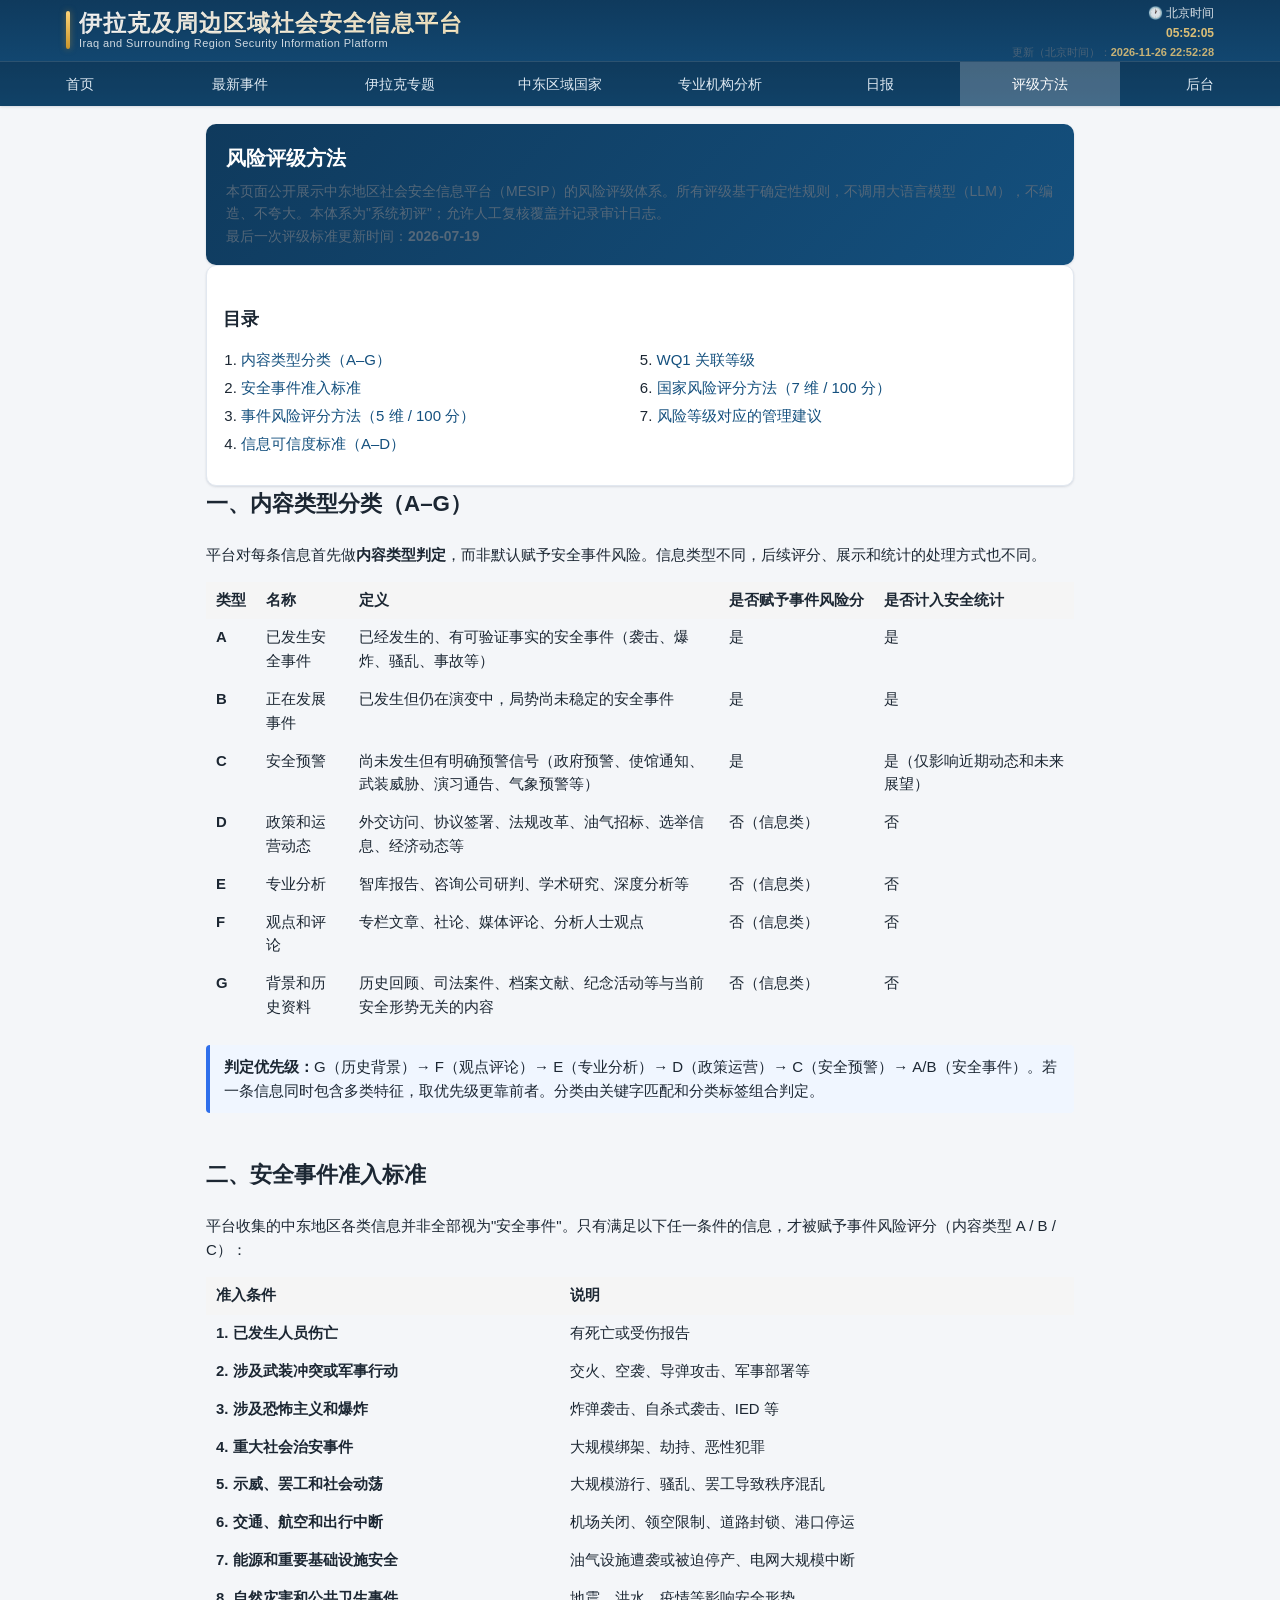
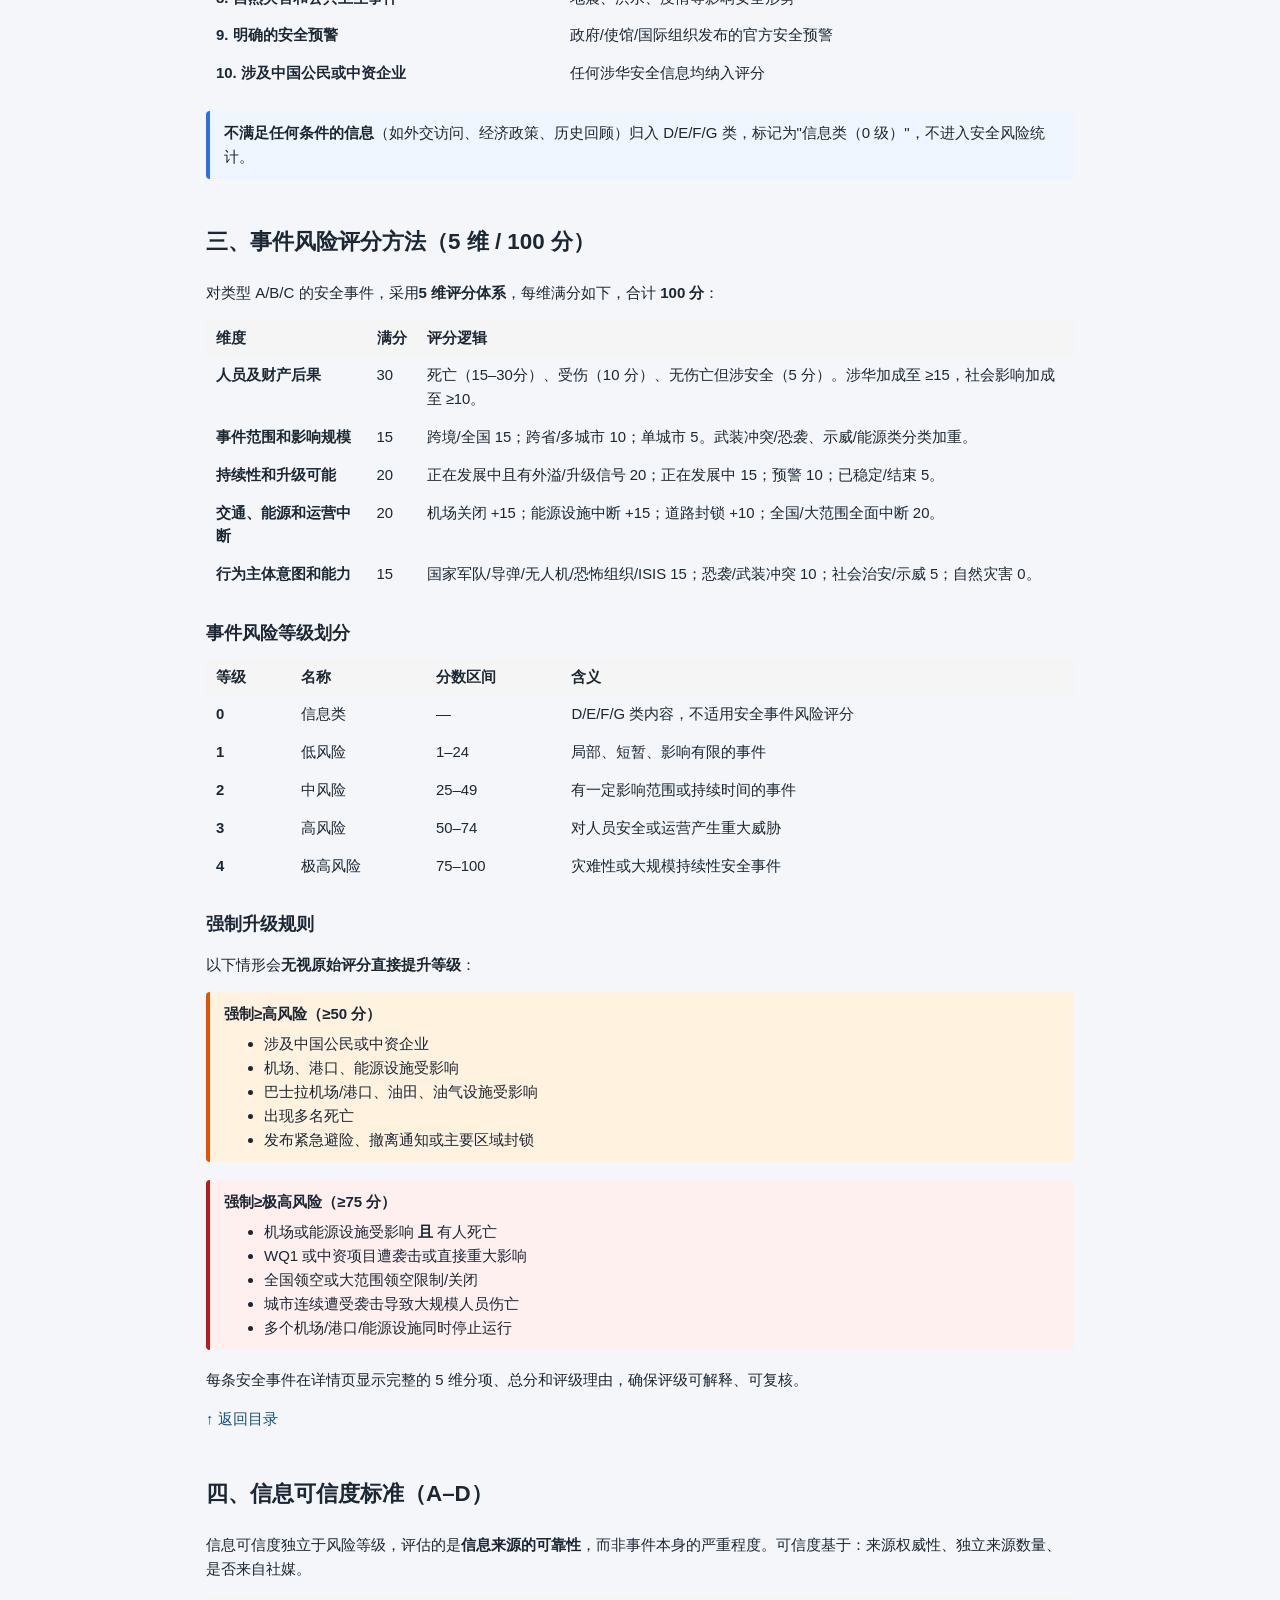
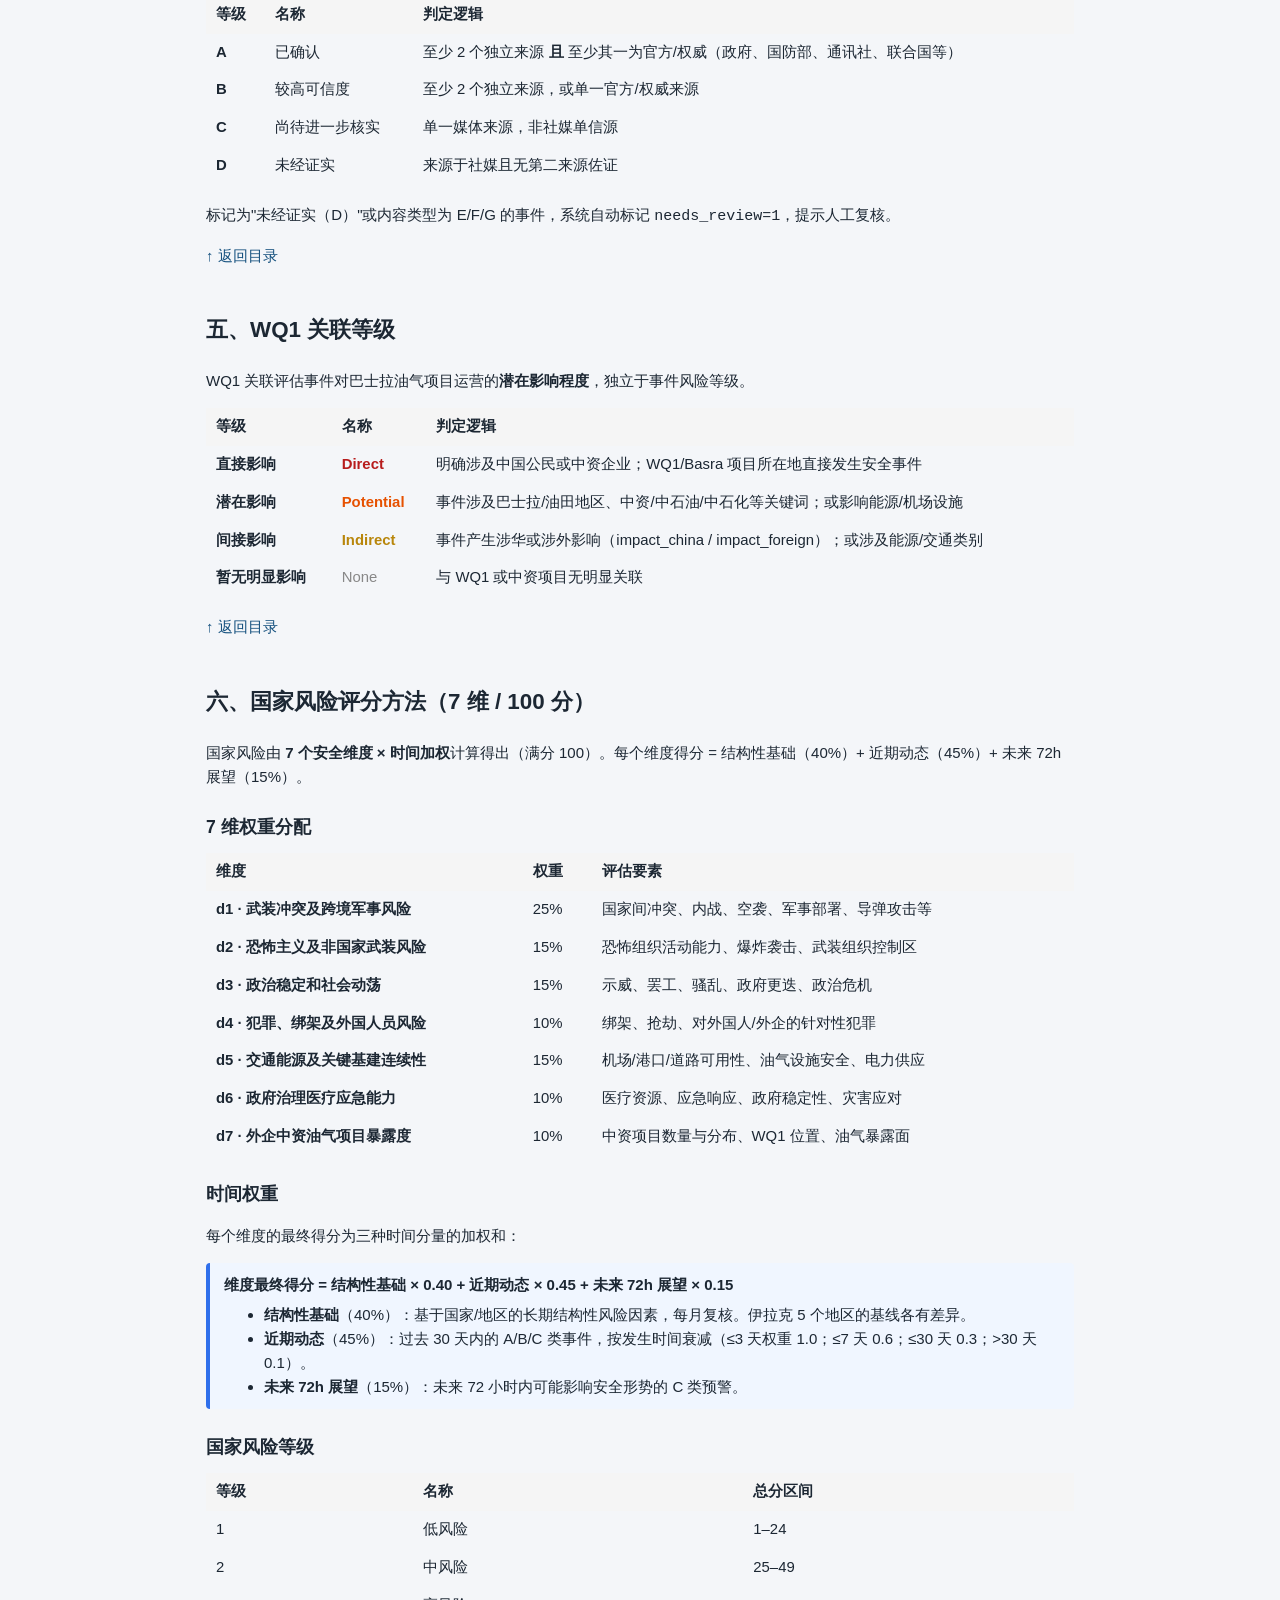
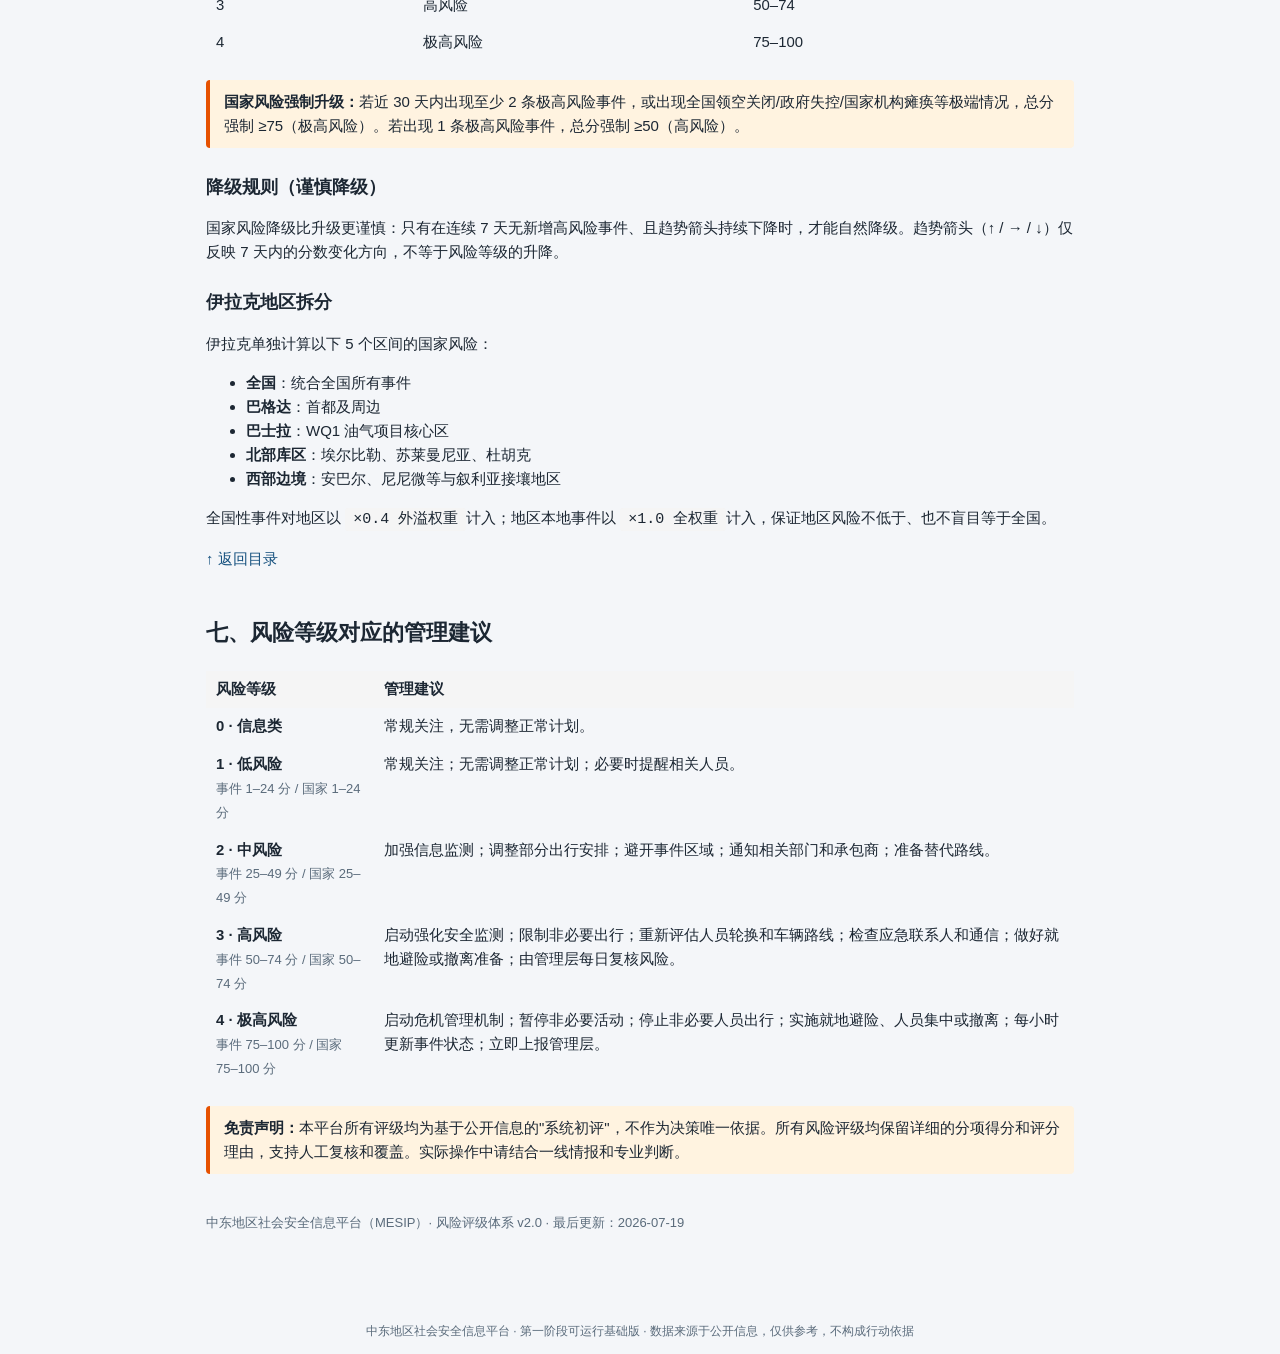
<file: methodology.html>
<!DOCTYPE html>
<html lang="zh-CN">
<head>
<meta charset="utf-8">
<meta name="mesip-build" content="ts=2026-11-26 17:52:34;commit=local-20261126175234;count=70;schema=pro-public-v2">
<meta name="viewport" content="width=device-width, initial-scale=1">
<title>风险评级方法 · 中东地区社会安全信息平台</title>
<link rel="stylesheet" href="assets/css/style.css?v=1795704754">
<style>
  .method { max-width: 900px; }
  .method h2 { font-size: 1.4rem; margin: 2em 0 .6em; padding-bottom: 6px; border-bottom: 2px solid var(--border); }
  .method h2:first-of-type { margin-top: 0; }
  .method h3 { font-size: 1.1rem; margin: 1.4em 0 .4em; color: var(--text); }
  .method table { width: 100%; border-collapse: collapse; margin: .8em 0 1.2em; font-size: .93rem; }
  .method th, .method td { border: 1px solid var(--border); padding: 7px 10px; text-align: left; vertical-align: top; }
  .method th { background: var(--bg2, #f5f5f5); font-weight: 600; white-space: nowrap; }
  .method .note { padding: 10px 14px; border-left: 4px solid #2f6feb; background: #f0f6ff; margin: .8em 0 1.2em; border-radius: 4px; }
  .method .warn  { padding: 10px 14px; border-left: 4px solid #e65100; background: #fff3e0; margin: .8em 0 1.2em; border-radius: 4px; }
  .method .danger { padding: 10px 14px; border-left: 4px solid #b71c1c; background: #fff0f0; margin: .8em 0 1.2em; border-radius: 4px; }
  .method .dim-label { display: inline-block; min-width: 160px; font-weight: 600; }
  .method .formula { font-family: monospace; background: var(--bg2, #f5f5f5); padding: 3px 8px; border-radius: 3px; }
  .method .score-bar { display: inline-block; height: 10px; border-radius: 5px; vertical-align: middle; margin-right: 6px; }
  .method .toc { columns: 2; margin: 1em 0; padding: 0 0 0 1.2em; }
  .method .toc li { margin-bottom: 4px; }
  @media (max-width: 600px) { .method .toc { columns: 1; } }
</style>
</head>
<body>
<div id="topbar" class="topbar"></div>
<div class="container method">

  <div class="hero" id="hero">
    <h1>风险评级方法</h1>
    <p class="muted">本页面公开展示中东地区社会安全信息平台（MESIP）的风险评级体系。所有评级基于确定性规则，不调用大语言模型（LLM），不编造、不夸大。本体系为"系统初评"；允许人工复核覆盖并记录审计日志。</p>
    <p class="small muted">最后一次评级标准更新时间：<b>2026-07-19</b></p>
  </div>

  <!-- 目录 -->
  <div class="panel">
    <h3>目录</h3>
    <ol class="toc">
      <li><a href="#content-type">内容类型分类（A–G）</a></li>
      <li><a href="#admission">安全事件准入标准</a></li>
      <li><a href="#event" id="toc-event">事件风险评分方法（5 维 / 100 分）</a></li>
      <li><a href="#cred">信息可信度标准（A–D）</a></li>
      <li><a href="#wq1">WQ1 关联等级</a></li>
      <li><a href="#country" id="toc-country">国家风险评分方法（7 维 / 100 分）</a></li>
      <li><a href="#advice">风险等级对应的管理建议</a></li>
    </ol>
  </div>

  <!-- 1. 内容类型分类 -->
  <h2 id="content-type">一、内容类型分类（A–G）</h2>
  <p>平台对每条信息首先做<strong>内容类型判定</strong>，而非默认赋予安全事件风险。信息类型不同，后续评分、展示和统计的处理方式也不同。</p>

  <table>
    <thead><tr><th>类型</th><th>名称</th><th>定义</th><th>是否赋予事件风险分</th><th>是否计入安全统计</th></tr></thead>
    <tbody>
      <tr>
        <td><b>A</b></td>
        <td>已发生安全事件</td>
        <td>已经发生的、有可验证事实的安全事件（袭击、爆炸、骚乱、事故等）</td>
        <td>是</td><td>是</td>
      </tr>
      <tr>
        <td><b>B</b></td>
        <td>正在发展事件</td>
        <td>已发生但仍在演变中，局势尚未稳定的安全事件</td>
        <td>是</td><td>是</td>
      </tr>
      <tr>
        <td><b>C</b></td>
        <td>安全预警</td>
        <td>尚未发生但有明确预警信号（政府预警、使馆通知、武装威胁、演习通告、气象预警等）</td>
        <td>是</td><td>是（仅影响近期动态和未来展望）</td>
      </tr>
      <tr>
        <td><b>D</b></td>
        <td>政策和运营动态</td>
        <td>外交访问、协议签署、法规改革、油气招标、选举信息、经济动态等</td>
        <td>否（信息类）</td><td>否</td>
      </tr>
      <tr>
        <td><b>E</b></td>
        <td>专业分析</td>
        <td>智库报告、咨询公司研判、学术研究、深度分析等</td>
        <td>否（信息类）</td><td>否</td>
      </tr>
      <tr>
        <td><b>F</b></td>
        <td>观点和评论</td>
        <td>专栏文章、社论、媒体评论、分析人士观点</td>
        <td>否（信息类）</td><td>否</td>
      </tr>
      <tr>
        <td><b>G</b></td>
        <td>背景和历史资料</td>
        <td>历史回顾、司法案件、档案文献、纪念活动等与当前安全形势无关的内容</td>
        <td>否（信息类）</td><td>否</td>
      </tr>
    </tbody>
  </table>

  <div class="note">
    <b>判定优先级：</b>G（历史背景）→ F（观点评论）→ E（专业分析）→ D（政策运营）→ C（安全预警）→ A/B（安全事件）。若一条信息同时包含多类特征，取优先级更靠前者。分类由关键字匹配和分类标签组合判定。
  </div>

  <!-- 2. 安全事件准入标准 -->
  <h2 id="admission">二、安全事件准入标准</h2>
  <p>平台收集的中东地区各类信息并非全部视为"安全事件"。只有满足以下任一条件的信息，才被赋予事件风险评分（内容类型 A / B / C）：</p>

  <table>
    <thead><tr><th>准入条件</th><th>说明</th></tr></thead>
    <tbody>
      <tr><td><b>1. 已发生人员伤亡</b></td><td>有死亡或受伤报告</td></tr>
      <tr><td><b>2. 涉及武装冲突或军事行动</b></td><td>交火、空袭、导弹攻击、军事部署等</td></tr>
      <tr><td><b>3. 涉及恐怖主义和爆炸</b></td><td>炸弹袭击、自杀式袭击、IED 等</td></tr>
      <tr><td><b>4. 重大社会治安事件</b></td><td>大规模绑架、劫持、恶性犯罪</td></tr>
      <tr><td><b>5. 示威、罢工和社会动荡</b></td><td>大规模游行、骚乱、罢工导致秩序混乱</td></tr>
      <tr><td><b>6. 交通、航空和出行中断</b></td><td>机场关闭、领空限制、道路封锁、港口停运</td></tr>
      <tr><td><b>7. 能源和重要基础设施安全</b></td><td>油气设施遭袭或被迫停产、电网大规模中断</td></tr>
      <tr><td><b>8. 自然灾害和公共卫生事件</b></td><td>地震、洪水、疫情等影响安全形势</td></tr>
      <tr><td><b>9. 明确的安全预警</b></td><td>政府/使馆/国际组织发布的官方安全预警</td></tr>
      <tr><td><b>10. 涉及中国公民或中资企业</b></td><td>任何涉华安全信息均纳入评分</td></tr>
    </tbody>
  </table>

  <div class="note">
    <b>不满足任何条件的信息</b>（如外交访问、经济政策、历史回顾）归入 D/E/F/G 类，标记为"信息类（0 级）"，不进入安全风险统计。
  </div>

  <!-- 3. 事件风险评分方法 -->
  <h2 id="event">三、事件风险评分方法（5 维 / 100 分）</h2>

  <p>对类型 A/B/C 的安全事件，采用<strong>5 维评分体系</strong>，每维满分如下，合计 <b>100 分</b>：</p>

  <table>
    <thead><tr><th>维度</th><th>满分</th><th>评分逻辑</th></tr></thead>
    <tbody>
      <tr>
        <td><b>人员及财产后果</b></td>
        <td>30</td>
        <td>死亡（15–30分）、受伤（10 分）、无伤亡但涉安全（5 分）。涉华加成至 ≥15，社会影响加成至 ≥10。</td>
      </tr>
      <tr>
        <td><b>事件范围和影响规模</b></td>
        <td>15</td>
        <td>跨境/全国 15；跨省/多城市 10；单城市 5。武装冲突/恐袭、示威/能源类分类加重。</td>
      </tr>
      <tr>
        <td><b>持续性和升级可能</b></td>
        <td>20</td>
        <td>正在发展中且有外溢/升级信号 20；正在发展中 15；预警 10；已稳定/结束 5。</td>
      </tr>
      <tr>
        <td><b>交通、能源和运营中断</b></td>
        <td>20</td>
        <td>机场关闭 +15；能源设施中断 +15；道路封锁 +10；全国/大范围全面中断 20。</td>
      </tr>
      <tr>
        <td><b>行为主体意图和能力</b></td>
        <td>15</td>
        <td>国家军队/导弹/无人机/恐怖组织/ISIS 15；恐袭/武装冲突 10；社会治安/示威 5；自然灾害 0。</td>
      </tr>
    </tbody>
  </table>

  <h3>事件风险等级划分</h3>
  <table>
    <thead><tr><th>等级</th><th>名称</th><th>分数区间</th><th>含义</th></tr></thead>
    <tbody>
      <tr><td><b>0</b></td><td>信息类</td><td>—</td><td>D/E/F/G 类内容，不适用安全事件风险评分</td></tr>
      <tr><td><b>1</b></td><td>低风险</td><td>1–24</td><td>局部、短暂、影响有限的事件</td></tr>
      <tr><td><b>2</b></td><td>中风险</td><td>25–49</td><td>有一定影响范围或持续时间的事件</td></tr>
      <tr><td><b>3</b></td><td>高风险</td><td>50–74</td><td>对人员安全或运营产生重大威胁</td></tr>
      <tr><td><b>4</b></td><td>极高风险</td><td>75–100</td><td>灾难性或大规模持续性安全事件</td></tr>
    </tbody>
  </table>

  <h3>强制升级规则</h3>
  <p>以下情形会<strong>无视原始评分直接提升等级</strong>：</p>

  <div class="warn">
    <b>强制≥高风险（≥50 分）</b>
    <ul style="margin:.4em 0 0;">
      <li>涉及中国公民或中资企业</li>
      <li>机场、港口、能源设施受影响</li>
      <li>巴士拉机场/港口、油田、油气设施受影响</li>
      <li>出现多名死亡</li>
      <li>发布紧急避险、撤离通知或主要区域封锁</li>
    </ul>
  </div>

  <div class="danger">
    <b>强制≥极高风险（≥75 分）</b>
    <ul style="margin:.4em 0 0;">
      <li>机场或能源设施受影响 <b>且</b> 有人死亡</li>
      <li>WQ1 或中资项目遭袭击或直接重大影响</li>
      <li>全国领空或大范围领空限制/关闭</li>
      <li>城市连续遭受袭击导致大规模人员伤亡</li>
      <li>多个机场/港口/能源设施同时停止运行</li>
    </ul>
  </div>

  <p>每条安全事件在详情页显示完整的 5 维分项、总分和评级理由，确保评级可解释、可复核。</p>
  <p><a href="#toc-event">↑ 返回目录</a></p>

  <!-- 4. 信息可信度标准 -->
  <h2 id="cred">四、信息可信度标准（A–D）</h2>

  <p>信息可信度独立于风险等级，评估的是<strong>信息来源的可靠性</strong>，而非事件本身的严重程度。可信度基于：来源权威性、独立来源数量、是否来自社媒。</p>

  <table>
    <thead><tr><th>等级</th><th>名称</th><th>判定逻辑</th></tr></thead>
    <tbody>
      <tr>
        <td><b>A</b></td>
        <td>已确认</td>
        <td>至少 2 个独立来源 <b>且</b> 至少其一为官方/权威（政府、国防部、通讯社、联合国等）</td>
      </tr>
      <tr>
        <td><b>B</b></td>
        <td>较高可信度</td>
        <td>至少 2 个独立来源，或单一官方/权威来源</td>
      </tr>
      <tr>
        <td><b>C</b></td>
        <td>尚待进一步核实</td>
        <td>单一媒体来源，非社媒单信源</td>
      </tr>
      <tr>
        <td><b>D</b></td>
        <td>未经证实</td>
        <td>来源于社媒且无第二来源佐证</td>
      </tr>
    </tbody>
  </table>

  <p>标记为"未经证实（D）"或内容类型为 E/F/G 的事件，系统自动标记 <code>needs_review=1</code>，提示人工复核。</p>
  <p><a href="#toc-event">↑ 返回目录</a></p>

  <!-- 5. WQ1 关联等级 -->
  <h2 id="wq1">五、WQ1 关联等级</h2>

  <p>WQ1 关联评估事件对巴士拉油气项目运营的<strong>潜在影响程度</strong>，独立于事件风险等级。</p>

  <table>
    <thead><tr><th>等级</th><th>名称</th><th>判定逻辑</th></tr></thead>
    <tbody>
      <tr>
        <td><b>直接影响</b></td>
        <td style="color:#b71c1c;font-weight:600;">Direct</td>
        <td>明确涉及中国公民或中资企业；WQ1/Basra 项目所在地直接发生安全事件</td>
      </tr>
      <tr>
        <td><b>潜在影响</b></td>
        <td style="color:#e65100;font-weight:600;">Potential</td>
        <td>事件涉及巴士拉/油田地区、中资/中石油/中石化等关键词；或影响能源/机场设施</td>
      </tr>
      <tr>
        <td><b>间接影响</b></td>
        <td style="color:#b8860b;font-weight:600;">Indirect</td>
        <td>事件产生涉华或涉外影响（impact_china / impact_foreign）；或涉及能源/交通类别</td>
      </tr>
      <tr>
        <td><b>暂无明显影响</b></td>
        <td style="color:#888;">None</td>
        <td>与 WQ1 或中资项目无明显关联</td>
      </tr>
    </tbody>
  </table>
  <p><a href="#toc-event">↑ 返回目录</a></p>

  <!-- 6. 国家风险评分方法 -->
  <h2 id="country">六、国家风险评分方法（7 维 / 100 分）</h2>

  <p>国家风险由 <strong>7 个安全维度 × 时间加权</strong>计算得出（满分 100）。每个维度得分 = 结构性基础（40%）+ 近期动态（45%）+ 未来 72h 展望（15%）。</p>

  <h3>7 维权重分配</h3>
  <table>
    <thead><tr><th>维度</th><th>权重</th><th>评估要素</th></tr></thead>
    <tbody>
      <tr><td><b>d1 · 武装冲突及跨境军事风险</b></td><td>25%</td><td>国家间冲突、内战、空袭、军事部署、导弹攻击等</td></tr>
      <tr><td><b>d2 · 恐怖主义及非国家武装风险</b></td><td>15%</td><td>恐怖组织活动能力、爆炸袭击、武装组织控制区</td></tr>
      <tr><td><b>d3 · 政治稳定和社会动荡</b></td><td>15%</td><td>示威、罢工、骚乱、政府更迭、政治危机</td></tr>
      <tr><td><b>d4 · 犯罪、绑架及外国人员风险</b></td><td>10%</td><td>绑架、抢劫、对外国人/外企的针对性犯罪</td></tr>
      <tr><td><b>d5 · 交通能源及关键基建连续性</b></td><td>15%</td><td>机场/港口/道路可用性、油气设施安全、电力供应</td></tr>
      <tr><td><b>d6 · 政府治理医疗应急能力</b></td><td>10%</td><td>医疗资源、应急响应、政府稳定性、灾害应对</td></tr>
      <tr><td><b>d7 · 外企中资油气项目暴露度</b></td><td>10%</td><td>中资项目数量与分布、WQ1 位置、油气暴露面</td></tr>
    </tbody>
  </table>

  <h3>时间权重</h3>
  <p>每个维度的最终得分为三种时间分量的加权和：</p>
  <div class="note">
    <b>维度最终得分 = 结构性基础 × 0.40 + 近期动态 × 0.45 + 未来 72h 展望 × 0.15</b>
    <ul style="margin:.4em 0 0;">
      <li><strong>结构性基础</strong>（40%）：基于国家/地区的长期结构性风险因素，每月复核。伊拉克 5 个地区的基线各有差异。</li>
      <li><strong>近期动态</strong>（45%）：过去 30 天内的 A/B/C 类事件，按发生时间衰减（≤3 天权重 1.0；≤7 天 0.6；≤30 天 0.3；>30 天 0.1）。</li>
      <li><strong>未来 72h 展望</strong>（15%）：未来 72 小时内可能影响安全形势的 C 类预警。</li>
    </ul>
  </div>

  <h3>国家风险等级</h3>
  <table>
    <thead><tr><th>等级</th><th>名称</th><th>总分区间</th></tr></thead>
    <tbody>
      <tr><td>1</td><td>低风险</td><td>1–24</td></tr>
      <tr><td>2</td><td>中风险</td><td>25–49</td></tr>
      <tr><td>3</td><td>高风险</td><td>50–74</td></tr>
      <tr><td>4</td><td>极高风险</td><td>75–100</td></tr>
    </tbody>
  </table>

  <div class="warn">
    <b>国家风险强制升级：</b>若近 30 天内出现至少 2 条极高风险事件，或出现全国领空关闭/政府失控/国家机构瘫痪等极端情况，总分强制 ≥75（极高风险）。若出现 1 条极高风险事件，总分强制 ≥50（高风险）。
  </div>

  <h3>降级规则（谨慎降级）</h3>
  <p>国家风险降级比升级更谨慎：只有在连续 7 天无新增高风险事件、且趋势箭头持续下降时，才能自然降级。趋势箭头（↑ / → / ↓）仅反映 7 天内的分数变化方向，不等于风险等级的升降。</p>

  <h3>伊拉克地区拆分</h3>
  <p>伊拉克单独计算以下 5 个区间的国家风险：</p>
  <ul>
    <li><b>全国</b>：统合全国所有事件</li>
    <li><b>巴格达</b>：首都及周边</li>
    <li><b>巴士拉</b>：WQ1 油气项目核心区</li>
    <li><b>北部库区</b>：埃尔比勒、苏莱曼尼亚、杜胡克</li>
    <li><b>西部边境</b>：安巴尔、尼尼微等与叙利亚接壤地区</li>
  </ul>
  <p>全国性事件对地区以 <span class="formula">×0.4 外溢权重</span>计入；地区本地事件以 <span class="formula">×1.0 全权重</span>计入，保证地区风险不低于、也不盲目等于全国。</p>
  <p><a href="#toc-country">↑ 返回目录</a></p>

  <!-- 7. 风险等级对应的管理建议 -->
  <h2 id="advice">七、风险等级对应的管理建议</h2>

  <table>
    <thead><tr><th>风险等级</th><th>管理建议</th></tr></thead>
    <tbody>
      <tr>
        <td><b>0 · 信息类</b></td>
        <td>常规关注，无需调整正常计划。</td>
      </tr>
      <tr>
        <td><b>1 · 低风险</b><br><span class="small muted">事件 1–24 分 / 国家 1–24 分</span></td>
        <td>常规关注；无需调整正常计划；必要时提醒相关人员。</td>
      </tr>
      <tr>
        <td><b>2 · 中风险</b><br><span class="small muted">事件 25–49 分 / 国家 25–49 分</span></td>
        <td>加强信息监测；调整部分出行安排；避开事件区域；通知相关部门和承包商；准备替代路线。</td>
      </tr>
      <tr>
        <td><b>3 · 高风险</b><br><span class="small muted">事件 50–74 分 / 国家 50–74 分</span></td>
        <td>启动强化安全监测；限制非必要出行；重新评估人员轮换和车辆路线；检查应急联系人和通信；做好就地避险或撤离准备；由管理层每日复核风险。</td>
      </tr>
      <tr>
        <td><b>4 · 极高风险</b><br><span class="small muted">事件 75–100 分 / 国家 75–100 分</span></td>
        <td>启动危机管理机制；暂停非必要活动；停止非必要人员出行；实施就地避险、人员集中或撤离；每小时更新事件状态；立即上报管理层。</td>
      </tr>
    </tbody>
  </table>

  <div class="warn">
    <b>免责声明：</b>本平台所有评级均为基于公开信息的"系统初评"，不作为决策唯一依据。所有风险评级均保留详细的分项得分和评分理由，支持人工复核和覆盖。实际操作中请结合一线情报和专业判断。
  </div>

  <p style="margin-top:2em; padding-top:1em; border-top:1px solid var(--border);" class="small muted">
    中东地区社会安全信息平台（MESIP）· 风险评级体系 v2.0 · 最后更新：2026-07-19
  </p>

</div>
<footer class="site"></footer>

<script src="assets/js/api.js?v=1795704754"></script>
<script src="assets/js/common.js?v=1795704754"></script>
<script src="assets/js/data.js?v=1795704754"></script>
<script>
window.__STATIC__ = true;
(function () {
  // 兜底：防止 api.js 异常导致全局 API 未定义时，下方 API.get = ... 抛出
  // ReferenceError 而整段脚本中断（会让页面空白且无任何提示）。
  var API = window.API || (window.API = {});
  // 捕获一次，避免每次请求都重复读取可能不存在的全局对象
  var DB = window.__DB__ || null;
  window.__MESIP_DB_OK__ = !!DB;

  // 构建元数据（控制台/调试用）：build_timestamp / git_commit / public_report_count / schema_version
  try {
    var _bm = (DB && DB.build_meta) || null;
    if (_bm) {
      window.__MESIP_BUILD__ = _bm;
      console.info("[MESIP 静态构建] " + (_bm.build_timestamp || "") + " | commit=" + (_bm.git_commit || "") +
        " | 专业报告(published)=" + (_bm.public_report_count) + " | schema=" + (_bm.schema_version || ""));
    }
  } catch (e) {}

  function all() { return (DB && DB.events) || []; }
  function byId(id) {
    var arr = all();
    for (var i = 0; i < arr.length; i++) {
      if (String(arr[i].id) === String(id)) return arr[i];
    }
    return null;
  }
  function byProId(id) {
    // 详情优先从 proDetail（含全文翻译字段）查询，回退到列表精简版
    var arr = (DB && DB.proDetail) || [];
    for (var i = 0; i < arr.length; i++) {
      if (String(arr[i].id) === String(id)) return arr[i];
    }
    arr = (DB && DB.proReports) || [];
    for (var j = 0; j < arr.length; j++) {
      if (String(arr[j].id) === String(id)) return arr[j];
    }
    return null;
  }
  function proRelatedOf(r) {
    if (!r || !DB || !DB.proReports) return [];
    var theme = ((r.risk_category || "").split("/")[0] || r.content_categories || "");
    if (!theme) return [];
    return DB.proReports.filter(function (x) {
      return String(x.id) !== String(r.id) &&
        ((x.risk_category || "").indexOf(theme) >= 0 || (x.content_categories || "").indexOf(theme) >= 0);
    }).slice(0, 4);
  }
  function relatedOf(e) {
    if (!e) return [];
    return all().filter(function (x) {
      return x.country === e.country && String(x.id) !== String(e.id);
    }).slice(0, 5);
  }
  // ---- F11：历史事件分片按需回源 ----
  // data.js 只含最新 2000 条公开事件；更早的历史事件详情从
  // assets/js/event_shards/s_<id 起点>.json 按需拉取（GitHub Pages 纯静态可用）。
  var _shardCache = {};
  function shardFile(id) {
    var n = parseInt(id, 10);
    if (!n || n < 0 || isNaN(n)) return null;
    var start = Math.floor(n / 1000) * 1000;
    return "assets/js/event_shards/s_" + ("00000" + start).slice(-5) + ".json";
  }
  function loadShard(id) {
    var f = shardFile(id);
    if (!f) return Promise.resolve(null);
    if (_shardCache[f]) return _shardCache[f];
    _shardCache[f] = fetch(f, { cache: "no-cache" }).then(function (r) {
      if (!r.ok) throw new Error("分片 " + f + " 加载失败（HTTP " + r.status + "）");
      return r.json();
    }).then(function (j) {
      return (j && j.events) ? j.events : [];
    }).catch(function (e) {
      _shardCache[f] = null;   // 允许重试，不把失败永久缓存
      throw e;
    });
    return _shardCache[f];
  }
  function shardEvent(id) {
    return loadShard(id).then(function (evs) {
      for (var i = 0; i < evs.length; i++) {
        if (String(evs[i].id) === String(id)) return evs[i];
      }
      return null;
    });
  }
  function filt(qs) {
    var p = new URLSearchParams(qs || "");
    var arr = all().slice();
    var c = p.get("country"); if (c) arr = arr.filter(function (e) { return e.country === c; });
    var r = p.get("risk"); if (r) arr = arr.filter(function (e) { return String(e.risk_level) === String(r); });
    // F10 修复（2026-10-23）：分类下拉的 value 是规范代码（如 armed_conflict），
    // 而事件字段 category 是中文名（如 武装冲突与军事行动）。旧代码只比中文名，
    // 导致选择任一类别都返回 0 条。现在同时接受代码与中文名。
    var cat = p.get("category");
    if (cat) arr = arr.filter(function (e) { return e.category_code === cat || e.category === cat; });
    // F10 修复：风险下限（"高风险及以上"），与首页卡片口径一致
    var rm = p.get("risk_min"); if (rm) arr = arr.filter(function (e) { return (e.risk_level || 0) >= parseInt(rm); });
    // F10 修复：伊拉克 / WQ1 直接影响，与首页卡片同口径（标签或国家匹配）
    if (p.get("iraq") === "1") arr = arr.filter(function (e) {
      return (e.module_tags || []).indexOf("iraq") >= 0 || e.country === "伊拉克";
    });
    if (p.get("wq1") === "1") arr = arr.filter(function (e) {
      return (e.module_tags || []).indexOf("wq1") >= 0;
    });
    // F10 修复：状态过滤，使卡片链接（status=published）落地集合与卡片计数口径一致
    var st = p.get("status"); if (st) arr = arr.filter(function (e) { return e.status === st; });
    var f = p.get("from"); if (f) arr = arr.filter(function (e) { return (e.publish_time || "") >= f; });
    var t = p.get("to"); if (t) arr = arr.filter(function (e) { return (e.publish_time || "") <= t; });
    if (p.get("china") === "1") arr = arr.filter(function (e) { return e.involves_china_company || e.involves_china_citizen; });
    var q = p.get("q"); if (q) { var s = q.toLowerCase(); arr = arr.filter(function (e) { return [e.title_zh, e.title_original, e.summary, e.country, e.city, e.category, e.category_code].some(function (v) { return (v || "").toLowerCase().indexOf(s) >= 0; }); }); }
    var lim = p.get("limit"); if (lim && parseInt(lim)) arr = arr.slice(0, parseInt(lim));
    return arr;
  }
  function match(path) {
    if (!DB) throw new Error("数据未能成功加载，请刷新页面或检查网络后重试");
    if (path === "/api/overview") return DB.overview;
    if (path === "/api/home") return DB.home;
    if (path === "/api/hormuz") return { report: DB.hormuz };
    if (path === "/api/brent") return DB.brent;
    if (path.indexOf("/api/reuters") === 0) return DB.reuters || { items: [], count: 0 };
    if (path === "/api/iraq") return DB.iraq;
    if (path === "/api/reports") return { reports: DB.reports };
    if (path === "/api/countries") return { countries: ((DB.overview || {}).countries || []) };
    if (path.indexOf("/api/event/") === 0) {
      var id = path.split("/").pop();
      // 全文接口在静态版由页面自行处理（给出明确提示 + 原文链接）
      if (path.indexOf("/fulltext") >= 0) { return { status: "static", note: "静态归档版不提供按需全文翻译" }; }
      var e = byId(id);
      if (e) return { event: e, related: relatedOf(e) };
      // 主数据未收录（多为 2000 条上限外的历史事件）→ 交给分片回源
      return { __shardEventId: id };
    }
    if (path.indexOf("/api/country/") === 0) { var n = decodeURIComponent(path.split("/").pop()); return DB.countryMap[n] || { country: null, events: [], risk_history: [] }; }
    if (path.indexOf("/api/report/") === 0) { var d = path.split("/").pop(); return DB.reportMap[d] || { report: null }; }
    if (path.indexOf("/api/pro-reports") === 0) {
      // 详情页：/api/pro-reports/<id>[?...]
      if (path.indexOf("/api/pro-reports/") === 0) {
        var pid = path.split("/").pop().split("?")[0];
        var prr = byProId(pid);
        return { report: prr, related: proRelatedOf(prr) };
      }
      // 列表页：/api/pro-reports[?...]
      var qs = path.split("?")[1] || "";
      var p = new URLSearchParams(qs);
      var arr = (DB.proReports) || [];
      // 默认仅返回 published（与 server.py _pro_public_filters 一致），export=all 解除限制
      var xpt = p.get("export");
      if (xpt !== "all") { arr = arr.filter(function (x) { return x.status === "published"; }); }
      var org = p.get("org");
      if (org) arr = arr.filter(function (x) { return (x.org || "").indexOf(org) >= 0; });
      var cps = p.get("copyright_status");
      if (cps) arr = arr.filter(function (x) { return x.copyright_status === cps; });
      var dom = p.get("domain");
      if (dom) arr = arr.filter(function (x) { return (x.content_categories || "").indexOf(dom) >= 0; });
      var wq = p.get("wq1_relevance");
      if (wq) arr = arr.filter(function (x) { return x.wq1_relevance === wq; });
      var rg = p.get("region");
      if (rg) arr = arr.filter(function (x) { return (x.regions || x.countries || "").indexOf(rg) >= 0; });
      var q = p.get("q");
      if (q) {
        var s = q.toLowerCase();
        arr = arr.filter(function (x) {
          return [x.title_zh, x.title_orig, x.org, x.content_zh, x.core_conclusion].some(function (v) { return (v || "").toLowerCase().indexOf(s) >= 0; });
        });
      }
      var orgs = {}, cops = {};
      arr.forEach(function (x) { if (x.org) orgs[x.org] = 1; if (x.copyright_status) cops[x.copyright_status] = 1; });
      // 分页（与 server.py api_pro_reports 一致）
      var total = arr.length;
      var pg = parseInt(p.get("page") || "1", 10); if (!pg || pg < 1) pg = 1;
      var psz = parseInt(p.get("page_size") || "0", 10); if (!psz || psz < 0) psz = 0;
      if (psz > 100) psz = 100;
      var out = arr;
      if (psz > 0) out = arr.slice((pg - 1) * psz, pg * psz);
      return { reports: out, count: out.length, total: total, orgs: Object.keys(orgs), copyright_statuses: Object.keys(cops) };
    }
    if (path.indexOf("/api/pro-institutions") === 0) {
      return DB.proInstitutions || { institutions: [], count: 0 };
    }
    if (path.indexOf("/api/decision-brief") === 0) {
      // Stage 4（2026-08-05）：决策型日报静态路由
      var q = new URLSearchParams(path.split("?")[1] || "");
      var ddate = q.get("date") || "";
      var arr = DB.decisionBriefs || [];
      if (ddate) {
        var hit = null;
        for (var i = 0; i < arr.length; i++) { if (arr[i].brief_date === ddate) { hit = arr[i]; break; } }
        return { brief: hit };
      }
      return { brief: arr.length ? arr[0] : null };
    }
    if (path.indexOf("/api/pro-compare") === 0) {
      return { comparable: false, count: 0, reports: [], message: "静态归档版暂不支持多机构对比，请访问原站或联系管理员。" };
    }
    if (path.indexOf("/api/events") === 0) { var fa = filt(path.split("?")[1] || ""); return { events: fa, count: fa.length }; }
    if (path.indexOf("/api/search") === 0) { var q = new URLSearchParams(path.split("?")[1] || "").get("q") || ""; var s = q.toLowerCase(); var fa = all().filter(function (e) { return [e.title_zh, e.title_original, e.summary, e.country, e.city, e.category].some(function (v) { return (v || "").toLowerCase().indexOf(s) >= 0; }); }); return { events: fa, count: fa.length }; }
    return { error: "static-unknown-path", path: path };
  }
  // 关键修复：用 Promise 包裹，任何同步异常都转为 rejected，从而被页面 .catch 捕获，
  // 避免原来“data.js 未加载时同步抛错、页面空白且无提示”的问题。
  API.get = function (path) {
    return new Promise(function (resolve, reject) {
      try {
        var r = match(path);
        if (r && r.error) { reject(new Error("静态数据缺失：" + (r.error || path))); return; }
        // F11：主数据（data.js，最新 2000 条）里没有的事件 → 按需拉历史分片
        if (r && r.__shardEventId !== undefined) {
          shardEvent(r.__shardEventId).then(function (ev) {
            if (!ev) {
              // 分片里也没有：说明该记录不满足公开条件（已隔离/未获发布资格/涉版权或安全限制）
              resolve({ event: null, related: [], notPublic: true });
              return;
            }
            resolve({ event: ev, related: relatedOf(ev) });
          }).catch(function (err) { reject(err); });
          return;
        }
        resolve(r);
      } catch (e) { reject(e); }
    });
  };
  API.post = function () { return Promise.resolve({ ok: false, static: true, msg: "静态归档版不支持该操作" }); };

  // 若数据整体缺失，显示顶部提示条（各页面 .catch 还会显示具体错误）
  if (!DB) {
    document.addEventListener("DOMContentLoaded", function () {
      var b = document.getElementById("dbError");
      if (b) b.style.display = "block";
    });
  }
})();
</script>
<script>
renderHeader("methodology.html");
</script>
</body>
</html>
</file>
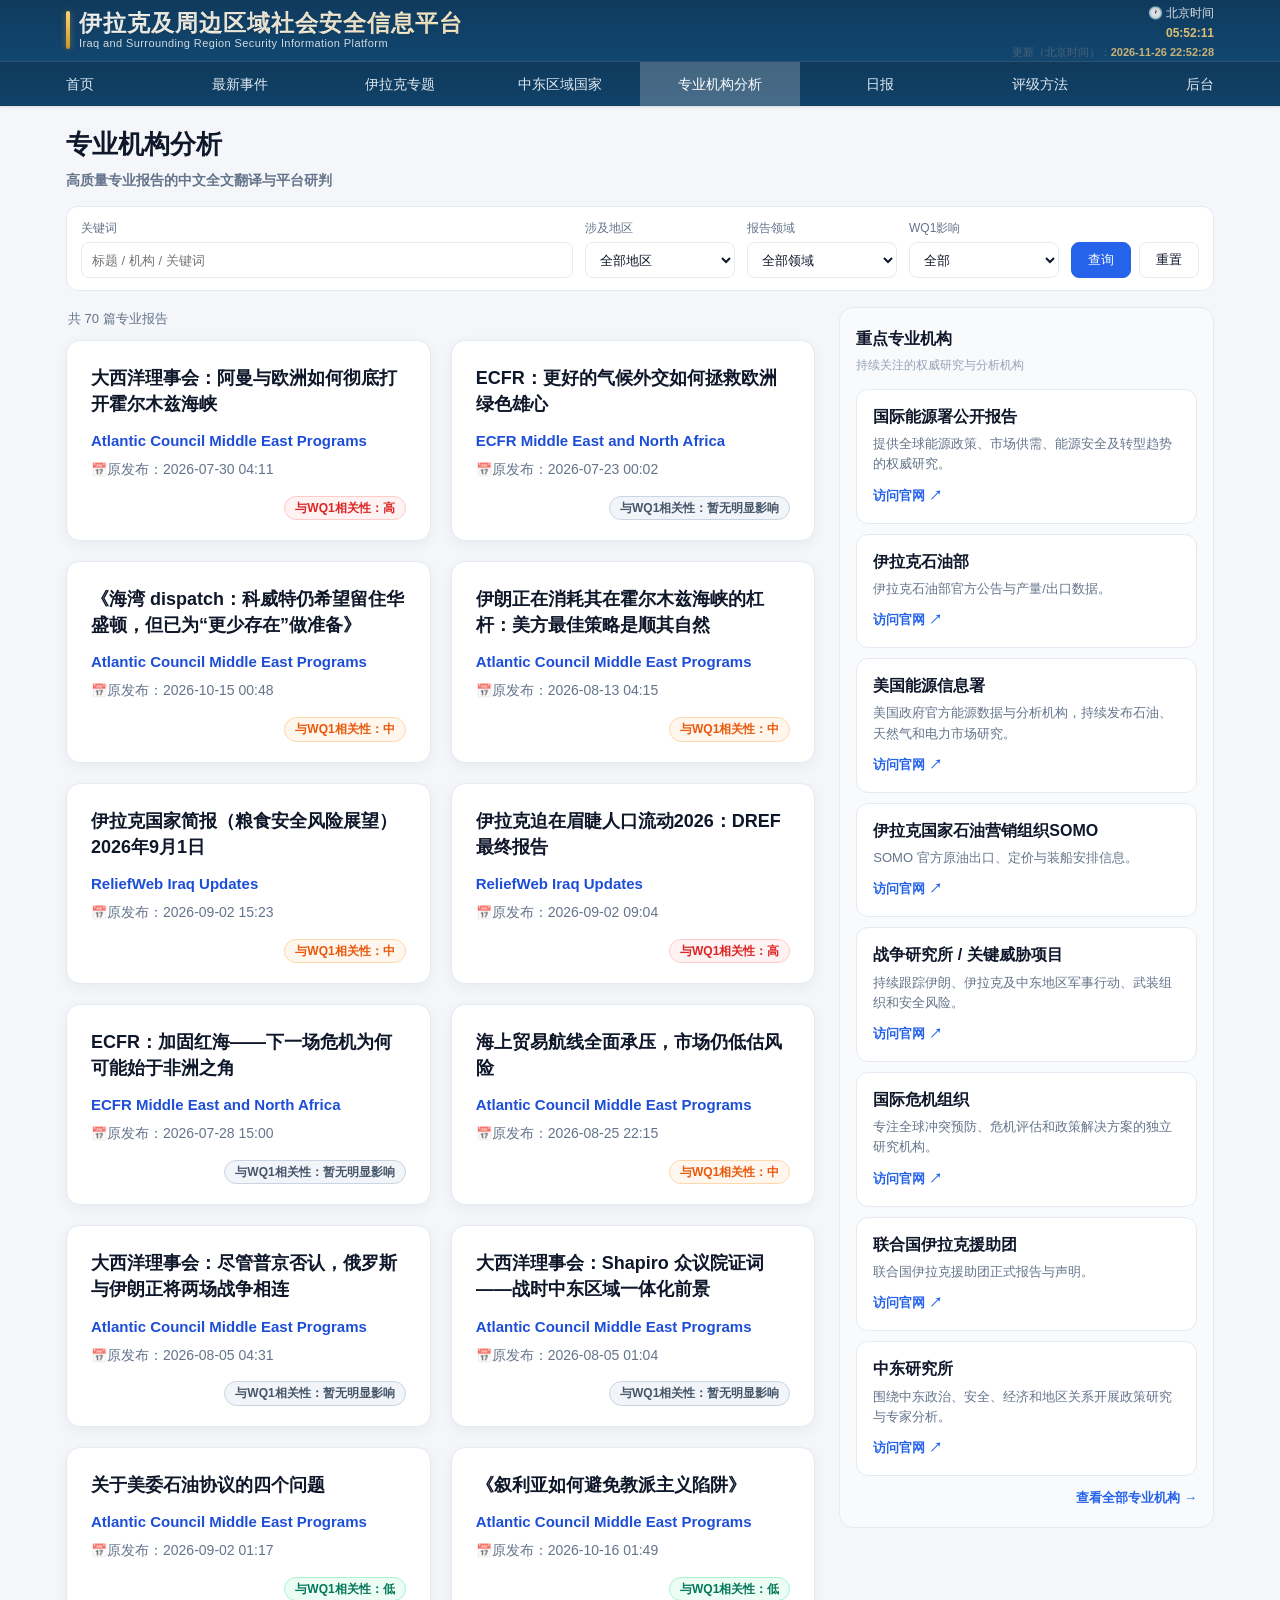
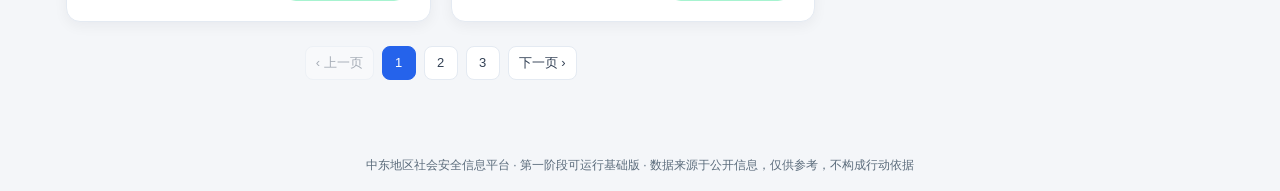
<file: pro_analysis.html>
<!DOCTYPE html>
<html lang="zh-CN">
<head>
<meta charset="utf-8">
<meta name="mesip-build" content="ts=2026-11-26 17:52:34;commit=local-20261126175234;count=70;schema=pro-public-v2">
<meta name="viewport" content="width=device-width, initial-scale=1">
<title>专业机构分析 · 中东地区社会安全信息平台</title>
<link rel="stylesheet" href="assets/css/style.css?v=1795704754">
<style>
/* ================= 专业机构分析列表页：双栏布局 ================= */
.pro-main { max-width: 1600px; margin: 0 auto; }

/* 页面标题区 */
.pro-hero { margin-bottom: 8px; }
.pro-hero h1 { font-size: 26px; font-weight: 700; color: #0F172A; margin: 0 0 4px; }
.pro-hero .sub { font-size: 14px; color: #64748B; margin: 0; }

/* 筛选栏（单行） */
.pro-filters {
  display: flex; align-items: flex-end; gap: 12px; flex-wrap: nowrap;
  background: #fff; border: 1px solid #E4EAF2; border-radius: 12px;
  padding: 12px 14px; margin: 14px 0 16px;
}
.pro-filters .fi { display: flex; flex-direction: column; gap: 4px; min-width: 0; }
.pro-filters label { font-size: 12px; color: #64748B; }
.pro-filters select, .pro-filters input[type="text"] {
  height: 36px; padding: 0 10px; background: #fff;
  border: 1px solid #E4EAF2; border-radius: 8px; font-size: 13px; color: #0F172A;
  outline: none; box-sizing: border-box;
}
.pro-filters select:focus, .pro-filters input[type="text"]:focus { border-color: #2563EB; }
.pro-filters .fi-search { flex: 1; min-width: 200px; }
.pro-filters .fi-search input { width: 100%; }
.pro-filters .fi-sel { width: 150px; }
.pro-filters .fi-sel select { width: 100%; }
.pro-filters .fi-btn { display: flex; gap: 8px; }
.pro-filters button.sm {
  height: 36px; padding: 0 16px; border-radius: 8px; border: 1px solid #E4EAF2;
  background: #fff; color: #0F172A; font-size: 13px; cursor: pointer; white-space: nowrap;
}
.pro-filters button.sm.primary { background: #2563EB; border-color: #2563EB; color: #fff; }
.pro-filters button.sm:hover { border-color: #2563EB; color: #2563EB; }
.pro-filters button.sm.primary:hover { background: #1D4ED8; color: #fff; }

/* 主体：左 2/3 报告区 + 右 1/3 机构区 */
.pro-layout {
  display: grid; grid-template-columns: minmax(0, 2fr) minmax(300px, 1fr);
  gap: 24px; align-items: start;
}

/* 左侧报告区 */
.pro-reports { min-width: 0; }
.pro-reports .count-line { font-size: 13px; color: #64748B; margin: 2px 2px 10px; }
.report-grid {
  display: grid; grid-template-columns: repeat(2, minmax(0, 1fr));
  gap: 20px;
}

/* 报告卡片：无头像、无收藏，纯信息层级 */
.report-card {
  display: flex; flex-direction: column; justify-content: flex-start;
  background: #FFFFFF; border: 1px solid #E4EAF2; border-radius: 14px;
  box-shadow: 0 4px 14px rgba(15, 23, 42, 0.05);
  padding: 24px 24px 20px; box-sizing: border-box;
  text-decoration: none; color: inherit;
  transition: transform .15s ease, box-shadow .15s ease, border-color .15s ease;
  min-height: 168px;
}
.report-card:hover {
  transform: translateY(-3px);
  box-shadow: 0 8px 24px rgba(15, 23, 42, 0.10);
  border-color: #BFDBFE;
}
.rc-title {
  font-size: 18px; font-weight: 600; color: #0F172A; line-height: 1.45;
  display: -webkit-box; -webkit-line-clamp: 3; -webkit-box-orient: vertical; overflow: hidden;
  margin-bottom: 12px; min-height: 0;
}
.rc-meta { margin-top: auto; display: flex; flex-direction: column; gap: 5px; }
.rc-org { font-size: 15px; font-weight: 600; color: #1D4ED8;
  display: -webkit-box; -webkit-line-clamp: 2; -webkit-box-orient: vertical; overflow: hidden; }
.rc-line { display: flex; align-items: center; gap: 6px; font-size: 14px; color: #64748B; line-height: 1.6;
  display: -webkit-box; -webkit-line-clamp: 2; -webkit-box-orient: vertical; overflow: hidden; }
.rc-line .ic { font-size: 13px; opacity: .75; flex-shrink: 0; }
.rc-foot { display: flex; justify-content: flex-end; margin-top: 10px; }

/* WQ1 影响标签（唯一标签） */
.wq1-tag {
  display: inline-flex; align-items: center; gap: 4px;
  padding: 4px 10px; border-radius: 999px; font-size: 12px; font-weight: 600; line-height: 1.2;
}
.wq1-hi  { color: #DC2626; background: #FEF2F2; border: 1px solid #FECACA; }
.wq1-mid { color: #EA580C; background: #FFF7ED; border: 1px solid #FED7AA; }
.wq1-lo  { color: #047857; background: #ECFDF5; border: 1px solid #A7F3D0; }
.wq1-no  { color: #475569; background: #F1F5F9; border: 1px solid #CBD5E1; }

/* 分页（仅左侧） */
.pro-pager { display: flex; justify-content: center; align-items: center; gap: 8px; margin-top: 24px; flex-wrap: wrap; }
.pro-pager button, .pro-pager .pg-num {
  min-width: 34px; height: 34px; padding: 0 10px; border-radius: 8px; font-size: 13px; cursor: pointer;
  background: #fff; border: 1px solid #E4EAF2; color: #334155;
}
.pro-pager .pg-num.on { background: #2563EB; border-color: #2563EB; color: #fff; }
.pro-pager button:hover:not(:disabled) { border-color: #2563EB; color: #2563EB; }
.pro-pager button:disabled { opacity: .4; cursor: default; }

/* ================= 右侧：重点专业机构 ================= */
.pro-institutions { min-width: 0; }
.pro-institutions .side-panel {
  background: #F8FAFC; border: 1px solid #E4EAF2; border-radius: 14px; padding: 18px 16px;
}
.pro-institutions .side-title { font-size: 16px; font-weight: 700; color: #0F172A; margin: 0 0 4px; }
.pro-institutions .side-sub { font-size: 12px; color: #94A3B8; margin: 0 0 14px; }
.inst-list { display: flex; flex-direction: column; gap: 10px; }
.inst-card {
  display: block; background: #FFFFFF; border: 1px solid #E4EAF2; border-radius: 12px;
  padding: 16px; box-sizing: border-box; text-decoration: none; color: inherit;
  transition: transform .15s ease, border-color .15s ease, box-shadow .15s ease;
}
.inst-card:hover { border-color: #93C5FD; transform: translateY(-2px); box-shadow: 0 6px 16px rgba(15,23,42,.07); }
.inst-card .ic-name { font-size: 16px; font-weight: 600; color: #0F172A; margin: 0 0 6px; line-height: 1.4; }
.inst-card .ic-intro { font-size: 13px; color: #64748B; line-height: 1.55; margin: 0 0 8px; }
.inst-card .ic-link { font-size: 13px; font-weight: 600; color: #2563EB; }
.inst-all {
  margin-top: 12px; text-align: right; font-size: 13px; font-weight: 600; color: #2563EB;
}
.inst-all button {
  background: none; border: none; padding: 0; cursor: pointer; font-size: 13px;
  font-weight: 600; color: #2563EB;
}
.inst-all button:hover { text-decoration: underline; }

/* ================= 响应式 ================= */
@media (max-width: 1199px) {
  .pro-layout { grid-template-columns: 1fr; gap: 20px; }
}
@media (max-width: 767px) {
  .pro-hero h1 { font-size: 22px; }
  .pro-filters { flex-wrap: wrap; }
  .pro-filters .fi-search { flex: 1 1 100%; order: -1; }
  .pro-filters .fi-sel { flex: 1 1 calc(50% - 6px); width: auto; }
  .report-grid { grid-template-columns: 1fr; gap: 16px; }
  .pro-filters { gap: 8px; }
  .pro-filters .fi-btn { flex: 1 1 100%; justify-content: flex-end; }
}
</style>
</head>
<body>
<div id="topbar" class="topbar"></div>
<div class="container">
<div class="pro-main">

  <div class="pro-hero">
    <h1>专业机构分析</h1>
    <p class="sub">高质量专业报告的中文全文翻译与平台研判</p>
  </div>

  <!-- 筛选栏（单行） -->
  <div class="pro-filters">
    <div class="fi fi-search"><label>关键词</label><input type="text" id="f-q" placeholder="标题 / 机构 / 关键词"></div>
    <div class="fi fi-sel"><label>涉及地区</label>
      <select id="f-region">
        <option value="">全部地区</option>
        <option value="伊拉克">伊拉克</option>
        <option value="中东">中东</option>
        <option value="海湾">海湾</option>
        <option value="全球">全球</option>
      </select>
    </div>
    <div class="fi fi-sel"><label>报告领域</label>
      <select id="f-domain">
        <option value="">全部领域</option>
        <option value="安全与地缘政治">安全与地缘政治</option>
        <option value="油气与能源">油气与能源</option>
        <option value="海事与供应链">海事与供应链</option>
        <option value="经济与政策">经济与政策</option>
      </select>
    </div>
    <div class="fi fi-sel"><label>WQ1影响</label>
      <select id="f-wq1">
        <option value="">全部</option>
        <option value="direct">高</option>
        <option value="potential">中</option>
        <option value="indirect">低</option>
        <option value="none">暂无明显影响</option>
      </select>
    </div>
    <div class="fi-btn">
      <button class="sm primary" id="btnSearch">查询</button>
      <button class="sm" id="btnReset">重置</button>
    </div>
  </div>

  <!-- 主体双栏 -->
  <div class="pro-layout">

    <!-- 左侧：专业报告区 -->
    <div class="pro-reports">
      <p class="count-line" id="count"></p>
      <div class="report-grid" id="list"></div>
      <div class="pro-pager" id="pager" style="display:none;"></div>
    </div>

    <!-- 右侧：重点专业机构 -->
    <aside class="pro-institutions">
      <div class="side-panel">
        <h2 class="side-title">重点专业机构</h2>
        <p class="side-sub">持续关注的权威研究与分析机构</p>
        <div class="inst-list" id="instList"></div>
        <div class="inst-all"><button id="btnInstMore">查看全部专业机构 →</button></div>
      </div>
    </aside>

  </div>

</div>
</div>
<footer class="site"></footer>

<script src="assets/js/api.js?v=1795704754"></script>
<script src="assets/js/common.js?v=1795704754"></script>
<script src="assets/js/data.js?v=1795704754"></script>
<script>
window.__STATIC__ = true;
(function () {
  // 兜底：防止 api.js 异常导致全局 API 未定义时，下方 API.get = ... 抛出
  // ReferenceError 而整段脚本中断（会让页面空白且无任何提示）。
  var API = window.API || (window.API = {});
  // 捕获一次，避免每次请求都重复读取可能不存在的全局对象
  var DB = window.__DB__ || null;
  window.__MESIP_DB_OK__ = !!DB;

  // 构建元数据（控制台/调试用）：build_timestamp / git_commit / public_report_count / schema_version
  try {
    var _bm = (DB && DB.build_meta) || null;
    if (_bm) {
      window.__MESIP_BUILD__ = _bm;
      console.info("[MESIP 静态构建] " + (_bm.build_timestamp || "") + " | commit=" + (_bm.git_commit || "") +
        " | 专业报告(published)=" + (_bm.public_report_count) + " | schema=" + (_bm.schema_version || ""));
    }
  } catch (e) {}

  function all() { return (DB && DB.events) || []; }
  function byId(id) {
    var arr = all();
    for (var i = 0; i < arr.length; i++) {
      if (String(arr[i].id) === String(id)) return arr[i];
    }
    return null;
  }
  function byProId(id) {
    // 详情优先从 proDetail（含全文翻译字段）查询，回退到列表精简版
    var arr = (DB && DB.proDetail) || [];
    for (var i = 0; i < arr.length; i++) {
      if (String(arr[i].id) === String(id)) return arr[i];
    }
    arr = (DB && DB.proReports) || [];
    for (var j = 0; j < arr.length; j++) {
      if (String(arr[j].id) === String(id)) return arr[j];
    }
    return null;
  }
  function proRelatedOf(r) {
    if (!r || !DB || !DB.proReports) return [];
    var theme = ((r.risk_category || "").split("/")[0] || r.content_categories || "");
    if (!theme) return [];
    return DB.proReports.filter(function (x) {
      return String(x.id) !== String(r.id) &&
        ((x.risk_category || "").indexOf(theme) >= 0 || (x.content_categories || "").indexOf(theme) >= 0);
    }).slice(0, 4);
  }
  function relatedOf(e) {
    if (!e) return [];
    return all().filter(function (x) {
      return x.country === e.country && String(x.id) !== String(e.id);
    }).slice(0, 5);
  }
  // ---- F11：历史事件分片按需回源 ----
  // data.js 只含最新 2000 条公开事件；更早的历史事件详情从
  // assets/js/event_shards/s_<id 起点>.json 按需拉取（GitHub Pages 纯静态可用）。
  var _shardCache = {};
  function shardFile(id) {
    var n = parseInt(id, 10);
    if (!n || n < 0 || isNaN(n)) return null;
    var start = Math.floor(n / 1000) * 1000;
    return "assets/js/event_shards/s_" + ("00000" + start).slice(-5) + ".json";
  }
  function loadShard(id) {
    var f = shardFile(id);
    if (!f) return Promise.resolve(null);
    if (_shardCache[f]) return _shardCache[f];
    _shardCache[f] = fetch(f, { cache: "no-cache" }).then(function (r) {
      if (!r.ok) throw new Error("分片 " + f + " 加载失败（HTTP " + r.status + "）");
      return r.json();
    }).then(function (j) {
      return (j && j.events) ? j.events : [];
    }).catch(function (e) {
      _shardCache[f] = null;   // 允许重试，不把失败永久缓存
      throw e;
    });
    return _shardCache[f];
  }
  function shardEvent(id) {
    return loadShard(id).then(function (evs) {
      for (var i = 0; i < evs.length; i++) {
        if (String(evs[i].id) === String(id)) return evs[i];
      }
      return null;
    });
  }
  function filt(qs) {
    var p = new URLSearchParams(qs || "");
    var arr = all().slice();
    var c = p.get("country"); if (c) arr = arr.filter(function (e) { return e.country === c; });
    var r = p.get("risk"); if (r) arr = arr.filter(function (e) { return String(e.risk_level) === String(r); });
    // F10 修复（2026-10-23）：分类下拉的 value 是规范代码（如 armed_conflict），
    // 而事件字段 category 是中文名（如 武装冲突与军事行动）。旧代码只比中文名，
    // 导致选择任一类别都返回 0 条。现在同时接受代码与中文名。
    var cat = p.get("category");
    if (cat) arr = arr.filter(function (e) { return e.category_code === cat || e.category === cat; });
    // F10 修复：风险下限（"高风险及以上"），与首页卡片口径一致
    var rm = p.get("risk_min"); if (rm) arr = arr.filter(function (e) { return (e.risk_level || 0) >= parseInt(rm); });
    // F10 修复：伊拉克 / WQ1 直接影响，与首页卡片同口径（标签或国家匹配）
    if (p.get("iraq") === "1") arr = arr.filter(function (e) {
      return (e.module_tags || []).indexOf("iraq") >= 0 || e.country === "伊拉克";
    });
    if (p.get("wq1") === "1") arr = arr.filter(function (e) {
      return (e.module_tags || []).indexOf("wq1") >= 0;
    });
    // F10 修复：状态过滤，使卡片链接（status=published）落地集合与卡片计数口径一致
    var st = p.get("status"); if (st) arr = arr.filter(function (e) { return e.status === st; });
    var f = p.get("from"); if (f) arr = arr.filter(function (e) { return (e.publish_time || "") >= f; });
    var t = p.get("to"); if (t) arr = arr.filter(function (e) { return (e.publish_time || "") <= t; });
    if (p.get("china") === "1") arr = arr.filter(function (e) { return e.involves_china_company || e.involves_china_citizen; });
    var q = p.get("q"); if (q) { var s = q.toLowerCase(); arr = arr.filter(function (e) { return [e.title_zh, e.title_original, e.summary, e.country, e.city, e.category, e.category_code].some(function (v) { return (v || "").toLowerCase().indexOf(s) >= 0; }); }); }
    var lim = p.get("limit"); if (lim && parseInt(lim)) arr = arr.slice(0, parseInt(lim));
    return arr;
  }
  function match(path) {
    if (!DB) throw new Error("数据未能成功加载，请刷新页面或检查网络后重试");
    if (path === "/api/overview") return DB.overview;
    if (path === "/api/home") return DB.home;
    if (path === "/api/hormuz") return { report: DB.hormuz };
    if (path === "/api/brent") return DB.brent;
    if (path.indexOf("/api/reuters") === 0) return DB.reuters || { items: [], count: 0 };
    if (path === "/api/iraq") return DB.iraq;
    if (path === "/api/reports") return { reports: DB.reports };
    if (path === "/api/countries") return { countries: ((DB.overview || {}).countries || []) };
    if (path.indexOf("/api/event/") === 0) {
      var id = path.split("/").pop();
      // 全文接口在静态版由页面自行处理（给出明确提示 + 原文链接）
      if (path.indexOf("/fulltext") >= 0) { return { status: "static", note: "静态归档版不提供按需全文翻译" }; }
      var e = byId(id);
      if (e) return { event: e, related: relatedOf(e) };
      // 主数据未收录（多为 2000 条上限外的历史事件）→ 交给分片回源
      return { __shardEventId: id };
    }
    if (path.indexOf("/api/country/") === 0) { var n = decodeURIComponent(path.split("/").pop()); return DB.countryMap[n] || { country: null, events: [], risk_history: [] }; }
    if (path.indexOf("/api/report/") === 0) { var d = path.split("/").pop(); return DB.reportMap[d] || { report: null }; }
    if (path.indexOf("/api/pro-reports") === 0) {
      // 详情页：/api/pro-reports/<id>[?...]
      if (path.indexOf("/api/pro-reports/") === 0) {
        var pid = path.split("/").pop().split("?")[0];
        var prr = byProId(pid);
        return { report: prr, related: proRelatedOf(prr) };
      }
      // 列表页：/api/pro-reports[?...]
      var qs = path.split("?")[1] || "";
      var p = new URLSearchParams(qs);
      var arr = (DB.proReports) || [];
      // 默认仅返回 published（与 server.py _pro_public_filters 一致），export=all 解除限制
      var xpt = p.get("export");
      if (xpt !== "all") { arr = arr.filter(function (x) { return x.status === "published"; }); }
      var org = p.get("org");
      if (org) arr = arr.filter(function (x) { return (x.org || "").indexOf(org) >= 0; });
      var cps = p.get("copyright_status");
      if (cps) arr = arr.filter(function (x) { return x.copyright_status === cps; });
      var dom = p.get("domain");
      if (dom) arr = arr.filter(function (x) { return (x.content_categories || "").indexOf(dom) >= 0; });
      var wq = p.get("wq1_relevance");
      if (wq) arr = arr.filter(function (x) { return x.wq1_relevance === wq; });
      var rg = p.get("region");
      if (rg) arr = arr.filter(function (x) { return (x.regions || x.countries || "").indexOf(rg) >= 0; });
      var q = p.get("q");
      if (q) {
        var s = q.toLowerCase();
        arr = arr.filter(function (x) {
          return [x.title_zh, x.title_orig, x.org, x.content_zh, x.core_conclusion].some(function (v) { return (v || "").toLowerCase().indexOf(s) >= 0; });
        });
      }
      var orgs = {}, cops = {};
      arr.forEach(function (x) { if (x.org) orgs[x.org] = 1; if (x.copyright_status) cops[x.copyright_status] = 1; });
      // 分页（与 server.py api_pro_reports 一致）
      var total = arr.length;
      var pg = parseInt(p.get("page") || "1", 10); if (!pg || pg < 1) pg = 1;
      var psz = parseInt(p.get("page_size") || "0", 10); if (!psz || psz < 0) psz = 0;
      if (psz > 100) psz = 100;
      var out = arr;
      if (psz > 0) out = arr.slice((pg - 1) * psz, pg * psz);
      return { reports: out, count: out.length, total: total, orgs: Object.keys(orgs), copyright_statuses: Object.keys(cops) };
    }
    if (path.indexOf("/api/pro-institutions") === 0) {
      return DB.proInstitutions || { institutions: [], count: 0 };
    }
    if (path.indexOf("/api/decision-brief") === 0) {
      // Stage 4（2026-08-05）：决策型日报静态路由
      var q = new URLSearchParams(path.split("?")[1] || "");
      var ddate = q.get("date") || "";
      var arr = DB.decisionBriefs || [];
      if (ddate) {
        var hit = null;
        for (var i = 0; i < arr.length; i++) { if (arr[i].brief_date === ddate) { hit = arr[i]; break; } }
        return { brief: hit };
      }
      return { brief: arr.length ? arr[0] : null };
    }
    if (path.indexOf("/api/pro-compare") === 0) {
      return { comparable: false, count: 0, reports: [], message: "静态归档版暂不支持多机构对比，请访问原站或联系管理员。" };
    }
    if (path.indexOf("/api/events") === 0) { var fa = filt(path.split("?")[1] || ""); return { events: fa, count: fa.length }; }
    if (path.indexOf("/api/search") === 0) { var q = new URLSearchParams(path.split("?")[1] || "").get("q") || ""; var s = q.toLowerCase(); var fa = all().filter(function (e) { return [e.title_zh, e.title_original, e.summary, e.country, e.city, e.category].some(function (v) { return (v || "").toLowerCase().indexOf(s) >= 0; }); }); return { events: fa, count: fa.length }; }
    return { error: "static-unknown-path", path: path };
  }
  // 关键修复：用 Promise 包裹，任何同步异常都转为 rejected，从而被页面 .catch 捕获，
  // 避免原来“data.js 未加载时同步抛错、页面空白且无提示”的问题。
  API.get = function (path) {
    return new Promise(function (resolve, reject) {
      try {
        var r = match(path);
        if (r && r.error) { reject(new Error("静态数据缺失：" + (r.error || path))); return; }
        // F11：主数据（data.js，最新 2000 条）里没有的事件 → 按需拉历史分片
        if (r && r.__shardEventId !== undefined) {
          shardEvent(r.__shardEventId).then(function (ev) {
            if (!ev) {
              // 分片里也没有：说明该记录不满足公开条件（已隔离/未获发布资格/涉版权或安全限制）
              resolve({ event: null, related: [], notPublic: true });
              return;
            }
            resolve({ event: ev, related: relatedOf(ev) });
          }).catch(function (err) { reject(err); });
          return;
        }
        resolve(r);
      } catch (e) { reject(e); }
    });
  };
  API.post = function () { return Promise.resolve({ ok: false, static: true, msg: "静态归档版不支持该操作" }); };

  // 若数据整体缺失，显示顶部提示条（各页面 .catch 还会显示具体错误）
  if (!DB) {
    document.addEventListener("DOMContentLoaded", function () {
      var b = document.getElementById("dbError");
      if (b) b.style.display = "block";
    });
  }
})();
</script>
<script>
renderHeader("pro_analysis.html");

var __PAGE = 1;
var __PAGE_SIZE = 12;
var __TOTAL = 0;

function buildQuery() {
  const p = new URLSearchParams();
  if ($("#f-region").value) p.set("region", $("#f-region").value);
  if ($("#f-domain").value) p.set("domain", $("#f-domain").value);
  if ($("#f-wq1").value) p.set("wq1_relevance", $("#f-wq1").value);
  if ($("#f-q").value) p.set("q", $("#f-q").value);
  p.set("page", __PAGE);
  p.set("page_size", __PAGE_SIZE);
  return p.toString();
}

function renderReportCards(reports) {
  return reports.map(r => proCard(r)).join("");
}

function renderPager(total, page, size) {
  const pages = Math.max(1, Math.ceil(total / size));
  if (pages <= 1) { $("#pager").style.display = "none"; return; }
  $("#pager").style.display = "flex";
  let h = `<button ${page <= 1 ? "disabled" : ""} data-pg="${page - 1}">‹ 上一页</button>`;
  const start = Math.max(1, page - 2), end = Math.min(pages, page + 2);
  for (let i = start; i <= end; i++) {
    h += `<span class="pg-num ${i === page ? "on" : ""}" data-pg="${i}" style="display:inline-flex;align-items:center;justify-content:center;">${i}</span>`;
  }
  h += `<button ${page >= pages ? "disabled" : ""} data-pg="${page + 1}">下一页 ›</button>`;
  $("#pager").innerHTML = h;
  $("#pager").querySelectorAll("[data-pg]").forEach(el => {
    el.addEventListener("click", () => {
      const pg = parseInt(el.dataset.pg, 10);
      if (pg >= 1 && pg <= pages && pg !== page) { __PAGE = pg; load(); window.scrollTo({top: 0, behavior: "smooth"}); }
    });
  });
}

function load() {
  API.get("/api/pro-reports?" + buildQuery()).then(d => {
    // 2026-08-05 分页修复：静态/动态 API 均返回 {reports, count(当前页), total(筛选后总数)}。
    // 总数必须用 d.total；d.count 仅是当前页实际返回数量（第一页=12）。
    const total = Number.isFinite(Number(d.total))
      ? Number(d.total)
      : Number(d.count || 0);
    __TOTAL = total;
    $("#count").textContent = `共 ${total} 篇专业报告`;
    $("#list").innerHTML = d.reports.length
      ? renderReportCards(d.reports)
      : `<div class="empty" style="grid-column:1/-1;">暂无符合条件的专业机构分析报告。</div>`;
    // 当前页超出筛选后的总页数时，自动回到第 1 页
    const pages = Math.max(1, Math.ceil(total / __PAGE_SIZE));
    if (__PAGE > pages) { __PAGE = 1; load(); return; }
    renderPager(total, __PAGE, __PAGE_SIZE);
  }).catch(e => {
    $("#list").innerHTML = `<div class="empty" style="grid-column:1/-1;">加载失败：${esc(e.message)}</div>`;
  });
}

/* ===== 右侧机构导航（2026-08-05：规范数据 + 排序 + 展开/收起 + 明确错误）===== */
var __INSTS_ALL = [];
var __INST_SHOWN = 8;

var __TIER_ORDER = { "Tier 1": 0, "Tier 2": 1, "Tier 3": 2, "Tier 4": 3 };

function instCard(i) {
  const url = i.homepage_url || i.home_url || "#";
  const name = i.name_zh || i.name_en || i.name || i.institution_id || "";
  return `<a class="inst-card" href="${esc(url)}" target="_blank" rel="noopener noreferrer">
    <p class="ic-name">${esc(name)}</p>
    <p class="ic-intro">${esc(i.short_intro_zh || "")}</p>
    <span class="ic-link">访问官网 ↗</span>
  </a>`;
}

function renderInsts() {
  const list = __INSTS_ALL.slice(0, __INST_SHOWN);
  if (!__INSTS_ALL.length) {
    // 明确错误提示，不得长期只显示"机构信息整理中…"
    $("#instList").innerHTML = `<p class="small muted" style="color:#b91c1c;">专业机构数据暂未成功导出</p>`;
    $("#btnInstMore").style.display = "none";
    return;
  }
  $("#btnInstMore").style.display = "";
  $("#instList").innerHTML = list.map(instCard).join("");
  $("#btnInstMore").textContent = __INSTS_ALL.length > __INST_SHOWN
    ? "查看全部专业机构 →" : "收起机构列表 ←";
}

$("#btnInstMore").onclick = () => {
  if (__INSTS_ALL.length > __INST_SHOWN) { __INST_SHOWN = __INSTS_ALL.length; }
  else { __INST_SHOWN = 8; }
  renderInsts();
};

$("#btnSearch").onclick = () => { __PAGE = 1; load(); };
$("#f-q").addEventListener("keydown", e => { if (e.key === "Enter") { __PAGE = 1; load(); } });
$("#btnReset").onclick = () => location.reload();

/* 并行加载：报告 + 机构 */
API.get("/api/pro-institutions").then(d => {
  // 规范结构 {institutions, count}；兼容旧裸数组
  const arr = d && Array.isArray(d) ? d
    : (d && Array.isArray(d.institutions) ? d.institutions : []);
  // 排序：featured → priority_tier → display_order → name_zh
  __INSTS_ALL = arr.slice().sort((a, b) => {
    if (!!a.featured !== !!b.featured) return a.featured ? -1 : 1;
    const ta = __TIER_ORDER[a.priority_tier] != null ? __TIER_ORDER[a.priority_tier] : 9;
    const tb = __TIER_ORDER[b.priority_tier] != null ? __TIER_ORDER[b.priority_tier] : 9;
    if (ta !== tb) return ta - tb;
    const da = Number(a.display_order) || 99, db = Number(b.display_order) || 99;
    if (da !== db) return da - db;
    return (a.name_zh || a.name_en || "").localeCompare(b.name_zh || b.name_en || "", "zh");
  });
  renderInsts();
}).catch(() => { renderInsts(); });

load();
</script>
</body>
</html>
</file>
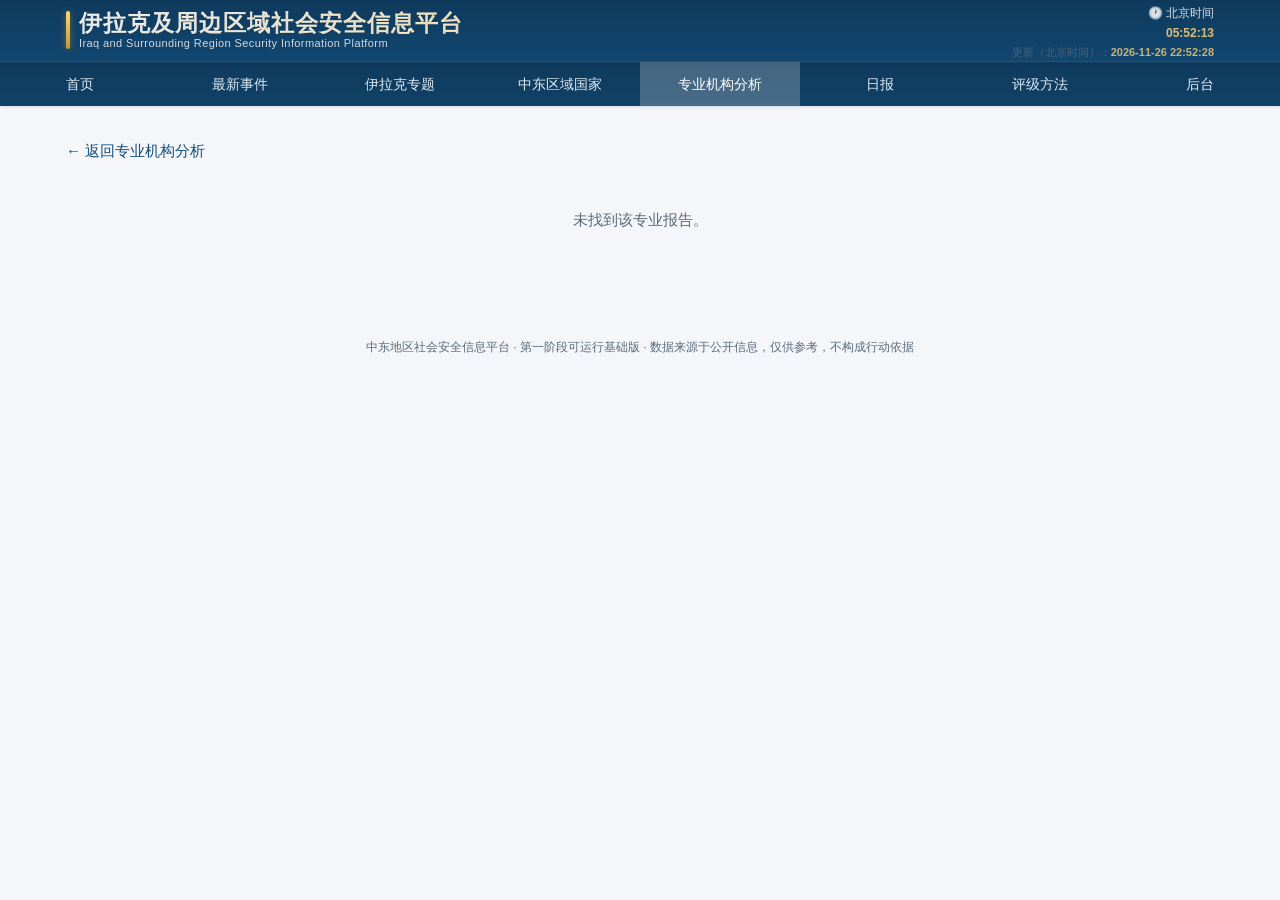
<file: pro_report.html>
<!DOCTYPE html>
<html lang="zh-CN">
<head>
<meta charset="utf-8">
<meta name="mesip-build" content="ts=2026-11-26 17:52:34;commit=local-20261126175234;count=70;schema=pro-public-v2">
<meta name="viewport" content="width=device-width, initial-scale=1">
<title>专业机构报告 · 伊拉克及周边区域社会安全信息平台</title>
<link rel="stylesheet" href="assets/css/style.css?v=1795704754">
</head>
<body>
<div id="topbar" class="topbar"></div>
<div class="container">
  <p><a href="pro_analysis.html">← 返回专业机构分析</a></p>
  <div id="report"><p class="muted">加载中……</p></div>
</div>
<footer class="site"></footer>

<script src="assets/js/api.js?v=1795704754"></script>
<script src="assets/js/common.js?v=1795704754"></script>
<script src="assets/js/data.js?v=1795704754"></script>
<script>
window.__STATIC__ = true;
(function () {
  // 兜底：防止 api.js 异常导致全局 API 未定义时，下方 API.get = ... 抛出
  // ReferenceError 而整段脚本中断（会让页面空白且无任何提示）。
  var API = window.API || (window.API = {});
  // 捕获一次，避免每次请求都重复读取可能不存在的全局对象
  var DB = window.__DB__ || null;
  window.__MESIP_DB_OK__ = !!DB;

  // 构建元数据（控制台/调试用）：build_timestamp / git_commit / public_report_count / schema_version
  try {
    var _bm = (DB && DB.build_meta) || null;
    if (_bm) {
      window.__MESIP_BUILD__ = _bm;
      console.info("[MESIP 静态构建] " + (_bm.build_timestamp || "") + " | commit=" + (_bm.git_commit || "") +
        " | 专业报告(published)=" + (_bm.public_report_count) + " | schema=" + (_bm.schema_version || ""));
    }
  } catch (e) {}

  function all() { return (DB && DB.events) || []; }
  function byId(id) {
    var arr = all();
    for (var i = 0; i < arr.length; i++) {
      if (String(arr[i].id) === String(id)) return arr[i];
    }
    return null;
  }
  function byProId(id) {
    // 详情优先从 proDetail（含全文翻译字段）查询，回退到列表精简版
    var arr = (DB && DB.proDetail) || [];
    for (var i = 0; i < arr.length; i++) {
      if (String(arr[i].id) === String(id)) return arr[i];
    }
    arr = (DB && DB.proReports) || [];
    for (var j = 0; j < arr.length; j++) {
      if (String(arr[j].id) === String(id)) return arr[j];
    }
    return null;
  }
  function proRelatedOf(r) {
    if (!r || !DB || !DB.proReports) return [];
    var theme = ((r.risk_category || "").split("/")[0] || r.content_categories || "");
    if (!theme) return [];
    return DB.proReports.filter(function (x) {
      return String(x.id) !== String(r.id) &&
        ((x.risk_category || "").indexOf(theme) >= 0 || (x.content_categories || "").indexOf(theme) >= 0);
    }).slice(0, 4);
  }
  function relatedOf(e) {
    if (!e) return [];
    return all().filter(function (x) {
      return x.country === e.country && String(x.id) !== String(e.id);
    }).slice(0, 5);
  }
  // ---- F11：历史事件分片按需回源 ----
  // data.js 只含最新 2000 条公开事件；更早的历史事件详情从
  // assets/js/event_shards/s_<id 起点>.json 按需拉取（GitHub Pages 纯静态可用）。
  var _shardCache = {};
  function shardFile(id) {
    var n = parseInt(id, 10);
    if (!n || n < 0 || isNaN(n)) return null;
    var start = Math.floor(n / 1000) * 1000;
    return "assets/js/event_shards/s_" + ("00000" + start).slice(-5) + ".json";
  }
  function loadShard(id) {
    var f = shardFile(id);
    if (!f) return Promise.resolve(null);
    if (_shardCache[f]) return _shardCache[f];
    _shardCache[f] = fetch(f, { cache: "no-cache" }).then(function (r) {
      if (!r.ok) throw new Error("分片 " + f + " 加载失败（HTTP " + r.status + "）");
      return r.json();
    }).then(function (j) {
      return (j && j.events) ? j.events : [];
    }).catch(function (e) {
      _shardCache[f] = null;   // 允许重试，不把失败永久缓存
      throw e;
    });
    return _shardCache[f];
  }
  function shardEvent(id) {
    return loadShard(id).then(function (evs) {
      for (var i = 0; i < evs.length; i++) {
        if (String(evs[i].id) === String(id)) return evs[i];
      }
      return null;
    });
  }
  function filt(qs) {
    var p = new URLSearchParams(qs || "");
    var arr = all().slice();
    var c = p.get("country"); if (c) arr = arr.filter(function (e) { return e.country === c; });
    var r = p.get("risk"); if (r) arr = arr.filter(function (e) { return String(e.risk_level) === String(r); });
    // F10 修复（2026-10-23）：分类下拉的 value 是规范代码（如 armed_conflict），
    // 而事件字段 category 是中文名（如 武装冲突与军事行动）。旧代码只比中文名，
    // 导致选择任一类别都返回 0 条。现在同时接受代码与中文名。
    var cat = p.get("category");
    if (cat) arr = arr.filter(function (e) { return e.category_code === cat || e.category === cat; });
    // F10 修复：风险下限（"高风险及以上"），与首页卡片口径一致
    var rm = p.get("risk_min"); if (rm) arr = arr.filter(function (e) { return (e.risk_level || 0) >= parseInt(rm); });
    // F10 修复：伊拉克 / WQ1 直接影响，与首页卡片同口径（标签或国家匹配）
    if (p.get("iraq") === "1") arr = arr.filter(function (e) {
      return (e.module_tags || []).indexOf("iraq") >= 0 || e.country === "伊拉克";
    });
    if (p.get("wq1") === "1") arr = arr.filter(function (e) {
      return (e.module_tags || []).indexOf("wq1") >= 0;
    });
    // F10 修复：状态过滤，使卡片链接（status=published）落地集合与卡片计数口径一致
    var st = p.get("status"); if (st) arr = arr.filter(function (e) { return e.status === st; });
    var f = p.get("from"); if (f) arr = arr.filter(function (e) { return (e.publish_time || "") >= f; });
    var t = p.get("to"); if (t) arr = arr.filter(function (e) { return (e.publish_time || "") <= t; });
    if (p.get("china") === "1") arr = arr.filter(function (e) { return e.involves_china_company || e.involves_china_citizen; });
    var q = p.get("q"); if (q) { var s = q.toLowerCase(); arr = arr.filter(function (e) { return [e.title_zh, e.title_original, e.summary, e.country, e.city, e.category, e.category_code].some(function (v) { return (v || "").toLowerCase().indexOf(s) >= 0; }); }); }
    var lim = p.get("limit"); if (lim && parseInt(lim)) arr = arr.slice(0, parseInt(lim));
    return arr;
  }
  function match(path) {
    if (!DB) throw new Error("数据未能成功加载，请刷新页面或检查网络后重试");
    if (path === "/api/overview") return DB.overview;
    if (path === "/api/home") return DB.home;
    if (path === "/api/hormuz") return { report: DB.hormuz };
    if (path === "/api/brent") return DB.brent;
    if (path.indexOf("/api/reuters") === 0) return DB.reuters || { items: [], count: 0 };
    if (path === "/api/iraq") return DB.iraq;
    if (path === "/api/reports") return { reports: DB.reports };
    if (path === "/api/countries") return { countries: ((DB.overview || {}).countries || []) };
    if (path.indexOf("/api/event/") === 0) {
      var id = path.split("/").pop();
      // 全文接口在静态版由页面自行处理（给出明确提示 + 原文链接）
      if (path.indexOf("/fulltext") >= 0) { return { status: "static", note: "静态归档版不提供按需全文翻译" }; }
      var e = byId(id);
      if (e) return { event: e, related: relatedOf(e) };
      // 主数据未收录（多为 2000 条上限外的历史事件）→ 交给分片回源
      return { __shardEventId: id };
    }
    if (path.indexOf("/api/country/") === 0) { var n = decodeURIComponent(path.split("/").pop()); return DB.countryMap[n] || { country: null, events: [], risk_history: [] }; }
    if (path.indexOf("/api/report/") === 0) { var d = path.split("/").pop(); return DB.reportMap[d] || { report: null }; }
    if (path.indexOf("/api/pro-reports") === 0) {
      // 详情页：/api/pro-reports/<id>[?...]
      if (path.indexOf("/api/pro-reports/") === 0) {
        var pid = path.split("/").pop().split("?")[0];
        var prr = byProId(pid);
        return { report: prr, related: proRelatedOf(prr) };
      }
      // 列表页：/api/pro-reports[?...]
      var qs = path.split("?")[1] || "";
      var p = new URLSearchParams(qs);
      var arr = (DB.proReports) || [];
      // 默认仅返回 published（与 server.py _pro_public_filters 一致），export=all 解除限制
      var xpt = p.get("export");
      if (xpt !== "all") { arr = arr.filter(function (x) { return x.status === "published"; }); }
      var org = p.get("org");
      if (org) arr = arr.filter(function (x) { return (x.org || "").indexOf(org) >= 0; });
      var cps = p.get("copyright_status");
      if (cps) arr = arr.filter(function (x) { return x.copyright_status === cps; });
      var dom = p.get("domain");
      if (dom) arr = arr.filter(function (x) { return (x.content_categories || "").indexOf(dom) >= 0; });
      var wq = p.get("wq1_relevance");
      if (wq) arr = arr.filter(function (x) { return x.wq1_relevance === wq; });
      var rg = p.get("region");
      if (rg) arr = arr.filter(function (x) { return (x.regions || x.countries || "").indexOf(rg) >= 0; });
      var q = p.get("q");
      if (q) {
        var s = q.toLowerCase();
        arr = arr.filter(function (x) {
          return [x.title_zh, x.title_orig, x.org, x.content_zh, x.core_conclusion].some(function (v) { return (v || "").toLowerCase().indexOf(s) >= 0; });
        });
      }
      var orgs = {}, cops = {};
      arr.forEach(function (x) { if (x.org) orgs[x.org] = 1; if (x.copyright_status) cops[x.copyright_status] = 1; });
      // 分页（与 server.py api_pro_reports 一致）
      var total = arr.length;
      var pg = parseInt(p.get("page") || "1", 10); if (!pg || pg < 1) pg = 1;
      var psz = parseInt(p.get("page_size") || "0", 10); if (!psz || psz < 0) psz = 0;
      if (psz > 100) psz = 100;
      var out = arr;
      if (psz > 0) out = arr.slice((pg - 1) * psz, pg * psz);
      return { reports: out, count: out.length, total: total, orgs: Object.keys(orgs), copyright_statuses: Object.keys(cops) };
    }
    if (path.indexOf("/api/pro-institutions") === 0) {
      return DB.proInstitutions || { institutions: [], count: 0 };
    }
    if (path.indexOf("/api/decision-brief") === 0) {
      // Stage 4（2026-08-05）：决策型日报静态路由
      var q = new URLSearchParams(path.split("?")[1] || "");
      var ddate = q.get("date") || "";
      var arr = DB.decisionBriefs || [];
      if (ddate) {
        var hit = null;
        for (var i = 0; i < arr.length; i++) { if (arr[i].brief_date === ddate) { hit = arr[i]; break; } }
        return { brief: hit };
      }
      return { brief: arr.length ? arr[0] : null };
    }
    if (path.indexOf("/api/pro-compare") === 0) {
      return { comparable: false, count: 0, reports: [], message: "静态归档版暂不支持多机构对比，请访问原站或联系管理员。" };
    }
    if (path.indexOf("/api/events") === 0) { var fa = filt(path.split("?")[1] || ""); return { events: fa, count: fa.length }; }
    if (path.indexOf("/api/search") === 0) { var q = new URLSearchParams(path.split("?")[1] || "").get("q") || ""; var s = q.toLowerCase(); var fa = all().filter(function (e) { return [e.title_zh, e.title_original, e.summary, e.country, e.city, e.category].some(function (v) { return (v || "").toLowerCase().indexOf(s) >= 0; }); }); return { events: fa, count: fa.length }; }
    return { error: "static-unknown-path", path: path };
  }
  // 关键修复：用 Promise 包裹，任何同步异常都转为 rejected，从而被页面 .catch 捕获，
  // 避免原来“data.js 未加载时同步抛错、页面空白且无提示”的问题。
  API.get = function (path) {
    return new Promise(function (resolve, reject) {
      try {
        var r = match(path);
        if (r && r.error) { reject(new Error("静态数据缺失：" + (r.error || path))); return; }
        // F11：主数据（data.js，最新 2000 条）里没有的事件 → 按需拉历史分片
        if (r && r.__shardEventId !== undefined) {
          shardEvent(r.__shardEventId).then(function (ev) {
            if (!ev) {
              // 分片里也没有：说明该记录不满足公开条件（已隔离/未获发布资格/涉版权或安全限制）
              resolve({ event: null, related: [], notPublic: true });
              return;
            }
            resolve({ event: ev, related: relatedOf(ev) });
          }).catch(function (err) { reject(err); });
          return;
        }
        resolve(r);
      } catch (e) { reject(e); }
    });
  };
  API.post = function () { return Promise.resolve({ ok: false, static: true, msg: "静态归档版不支持该操作" }); };

  // 若数据整体缺失，显示顶部提示条（各页面 .catch 还会显示具体错误）
  if (!DB) {
    document.addEventListener("DOMContentLoaded", function () {
      var b = document.getElementById("dbError");
      if (b) b.style.display = "block";
    });
  }
})();
</script>
<script>
renderHeader("pro_analysis.html");

var WQ1_LABELS = {direct:"高",A:"高",potential:"中",B:"中",indirect:"低",C:"低",none:"暂无明显影响",D:"暂无明显影响"};

// 内容类型标签（2026-08-04 Stage 0 + Stage 3A：如实区分，不得一律标为“全文翻译”）
// Stage 3A 起优先使用 content_mode（full_translation/detailed_report_summary/...），
// 旧记录回退到 translation_completeness/translation_scope/report_class 推断。
var PRO_MODE_LABELS = {
  full_report_translation: "报告全文翻译",
  full_public_page_translation: "官方分析全文翻译",
  selected_chapters_translation: "章节摘译",
  executive_summary_digest: "执行摘要译介",
  selected_sections_digest: "选定章节概括",
  detailed_report_summary: "报告深度摘要",
  public_content_digest: "公开内容整理",
  expert_commentary_digest: "专家评论整理"
};
function proContentTypeLabel(r) {
  var cm = (r.content_mode || "");
  if (cm === "full_public_page_translation" && (r.document_class === "expert_commentary" || (r.report_class || "") === "expert_commentary")) {
    return "专家评论全文翻译";
  }
  if (PRO_MODE_LABELS[cm]) return PRO_MODE_LABELS[cm];
  var tc = (r.translation_completeness || "");
  var scope = (r.translation_scope || "");
  var cls = (r.report_class || "") || (r.document_class || "");
  if (cls === "expert_commentary") return "专家评论";
  if (tc === "complete" || scope === "full" || scope === "full_report") return "报告全文翻译";
  if (scope === "selected_chapters" || scope === "section") return "章节摘译";
  if (scope === "executive_summary_only") return "执行摘要译介";
  if (scope === "public_content_digest" || scope === "detailed_summary" || scope === "deep_summary") return "公开内容整理/深度摘要";
  if (tc === "partial" || r.translated_blocks || r.content_blocks || r.structured_summary_blocks) return "结构化中文译介";
  if (tc === "summary_only" || r.core_conclusion) return "深度摘要";
  return "报告";
}

// 内容区标题（与 proContentTypeLabel 同口径）
function proContentSectionTitle(r) {
  var cm = (r.content_mode || "");
  if (PRO_MODE_LABELS[cm]) return PRO_MODE_LABELS[cm];
  var tc = (r.translation_completeness || "");
  var scope = (r.translation_scope || "");
  var cls = (r.report_class || "") || (r.document_class || "");
  if (cls === "expert_commentary") return "专家评论";
  if (tc === "complete" || scope === "full" || scope === "full_report") return "报告全文翻译";
  if (scope === "selected_chapters" || scope === "section") return "章节摘译";
  if (scope === "executive_summary_only") return "执行摘要译介";
  if (scope === "public_content_digest" || scope === "detailed_summary" || scope === "deep_summary") return "公开内容整理";
  if (tc === "partial" || r.translated_blocks || r.content_blocks || r.structured_summary_blocks) return "报告详细译介（含逐段翻译）";
  if (tc === "summary_only" || r.core_conclusion) return "报告深度摘要";
  return "报告内容";
}

function renderTranslatedBlocks(blocks) {
  // translated_blocks 格式：{source_block_id, type, translated_text, headers?, rows?, items?}
  if (!blocks || !Array.isArray(blocks)) return "";
  var html = "";
  for (var i = 0; i < blocks.length; i++) {
    var b = blocks[i];
    var t = b.translated_text != null ? b.translated_text : "";
    switch (b.type) {
      case "heading_1":
        html += '<h2 style="margin:22px 0 10px;font-size:22px;font-weight:700;">' + esc(t) + '</h2>';
        break;
      case "heading_2":
        html += '<h3 style="margin:18px 0 8px;font-size:17px;font-weight:600;">' + esc(t) + '</h3>';
        break;
      case "heading_3":
        html += '<h4 style="margin:14px 0 6px;font-size:15px;font-weight:600;">' + esc(t) + '</h4>';
        break;
      case "section_heading":
        html += '<h3 style="margin:18px 0 8px;font-weight:600;">' + esc(t) + '</h3>';
        break;
      case "paragraph":
        html += '<p style="line-height:1.8;margin:0 0 12px;">' + esc(t) + '</p>';
        break;
      case "bullet_list":
        html += '<ul style="line-height:1.8;margin:0 0 12px;padding-left:20px;">';
        for (var j = 0; j < (b.items||[]).length; j++) html += '<li>' + esc(b.items[j]) + '</li>';
        html += '</ul>';
        break;
      case "numbered_list":
        html += '<ol style="line-height:1.8;margin:0 0 12px;padding-left:20px;">';
        for (var j = 0; j < (b.items||[]).length; j++) html += '<li>' + esc(b.items[j]) + '</li>';
        html += '</ol>';
        break;
      case "table":
        html += '<table class="tbl" style="margin:0 0 12px;border-collapse:collapse;"><thead>';
        if (b.headers) {
          html += '<tr>';
          for (var j = 0; j < b.headers.length; j++) html += '<th style="border:1px solid #ddd;padding:6px 10px;background:#f1f5f9;">' + esc(b.headers[j]) + '</th>';
          html += '</tr>';
        }
        html += '</thead><tbody>';
        if (b.rows) for (var j = 0; j < b.rows.length; j++) {
          html += '<tr>';
          var row = b.rows[j] || [];
          for (var k = 0; k < row.length; k++) html += '<td style="border:1px solid #ddd;padding:6px 10px;">' + esc(row[k]) + '</td>';
          html += '</tr>';
        }
        html += '</tbody></table>';
        break;
      case "quote":
        html += '<blockquote style="border-left:3px solid var(--brand-2);margin:0 0 12px;padding:6px 12px;color:#555;">' + esc(t) + '</blockquote>';
        break;
      case "note":
        html += '<p class="small muted" style="margin:0 0 12px;">' + esc(t) + '</p>';
        break;
      case "figure_caption":
        html += '<p class="small muted" style="margin:0 0 12px;font-style:italic;">' + esc(t) + '</p>';
        break;
      default:
        if (t) html += '<p style="line-height:1.8;margin:0 0 12px;">' + esc(t) + '</p>';
    }
  }
  return html;
}
function renderContentBlocks(blocks) {
  if (!blocks || !Array.isArray(blocks)) return "";
  var html = "";
  for (var i = 0; i < blocks.length; i++) {
    var b = blocks[i];
    switch (b.type) {
      case "section_heading":
        html += '<h3 style="margin:18px 0 8px;font-weight:600;">' + esc(b.text) + '</h3>';
        break;
      case "paragraph":
        html += '<p style="line-height:1.8;margin:0 0 12px;">' + esc(b.text) + '</p>';
        break;
      case "bullet_list":
        html += '<ul style="line-height:1.8;margin:0 0 12px;padding-left:20px;">';
        for (var j = 0; j < (b.items||[]).length; j++) html += '<li>' + esc(b.items[j]) + '</li>';
        html += '</ul>';
        break;
      case "numbered_list":
        html += '<ol style="line-height:1.8;margin:0 0 12px;padding-left:20px;">';
        for (var j = 0; j < (b.items||[]).length; j++) html += '<li>' + esc(b.items[j]) + '</li>';
        html += '</ol>';
        break;
      case "table":
        html += '<table class="tbl" style="margin:0 0 12px;"><tbody>';
        if (b.rows) for (var j = 0; j < b.rows.length; j++) {
          html += '<tr>';
          var row = b.rows[j] || [];
          for (var k = 0; k < row.length; k++) html += '<td>' + esc(row[k]) + '</td>';
          html += '</tr>';
        }
        html += '</tbody></table>';
        break;
      case "quote":
        html += '<blockquote style="border-left:3px solid var(--brand-2);margin:0 0 12px;padding:6px 12px;color:#555;">' + esc(b.text) + '</blockquote>';
        break;
      case "note":
        html += '<p class="small muted" style="margin:0 0 12px;">' + esc(b.text) + '</p>';
        break;
      default:
        if (b.text) html += '<p style="line-height:1.8;margin:0 0 12px;">' + esc(b.text) + '</p>';
    }
  }
  return html;
}

API.get("/api/pro-reports/" + encodeURIComponent(getQS("id") || "")).then(d => {
  var r = d.report;
  if (!r) { $("#report").innerHTML = '<div class="empty">未找到该专业报告。</div>'; return; }

  var region = r.related_regions || r.countries || r.regions || "";
  var wq1lv = (r.wq1_relevance || "");

  var html = '';
  // ===== 第一部分：标题 =====
  html += '<div class="hero" style="margin-bottom:18px;">';
  html += '<h1 style="margin:0 0 8px;font-size:28px;">' + esc(r.title_zh || r.title_orig || "") + '</h1>';
  html += '<div class="meta" style="gap:10px;flex-wrap:wrap;">';
  html += '<b>' + esc(r.org || "未知机构") + '</b>';
  html += '<span class="muted">' + esc(fmtTimeBJ(r.pub_date || r.zh_pub_date)) + '</span>';
  if (region) html += '<span class="muted">' + esc(region) + '</span>';
  var wq1t = WQ1_LABELS[wq1lv] || "—";
  html += '<span class="tag" style="background:#e651001a;color:#e65100;border:1px solid #e6510033">WQ1：' + esc(wq1t) + '</span>';
  // 内容类型标签（2026-08-04 Stage 0：如实区分内容类型，不得一律标为全文翻译）
  var typeLabel = proContentTypeLabel(r);
  if (typeLabel) html += '<span class="tag" style="background:#2563eb1a;color:#2563eb;border:1px solid #2563eb33">' + esc(typeLabel) + '</span>';
  html += '</div></div>';

  // ===== 内容范围说明（2026-08-04 Stage 3B：如实展示覆盖范围）=====
  if (r.content_scope_note || r.summary_basis || r.source_coverage_type) {
    var covLabel = {full_document:"全文", major_sections:"主要章节", executive_summary_only:"执行摘要",
                    selected_sections:"选定章节", public_page_only:"公开页面"}[r.source_coverage_type] || "";
    html += '<div class="report-sec" style="margin-bottom:18px;border-left:3px solid #94a3b8;padding-left:12px;">';
    html += '<h2 style="font-size:15px;margin:0 0 6px;">内容范围说明</h2>';
    if (covLabel) html += '<p class="small" style="margin:0 0 4px;"><b>覆盖范围：</b>' + esc(covLabel) + '</p>';
    if (r.source_page_count) html += '<p class="small" style="margin:0 0 4px;"><b>原文规模：</b>' + esc(String(r.source_page_count)) + ' 页' +
      (r.used_page_count ? '（本页内容基于其中 ' + esc(String(r.used_page_count)) + ' 页整理）' : '') + '</p>';
    if (r.content_scope_note) html += '<p class="small" style="margin:0 0 4px;">' + esc(r.content_scope_note) + '</p>';
    if (r.summary_basis) html += '<p class="small" style="margin:0;">' + esc(r.summary_basis) + '</p>';
    // ===== F14 最小隔离（2026-10-23）：许可核验状态如实标注 =====
    // 背景：id=183 等记录 license_status='open_license'（机构默认假设）、
    // license_link 与 license_checked_at 均为空，却带 full_translation_allowed=1
    // 与 license_review_status='approved'，页面会被读成"已核验许可"。
    // 这里不做权限判定，只把「是否核验、核验时间、依据」如实显示出来。
    var licChecked = (r.license_checked_at || r.translation_verified_at || "");
    var licStatus = (r.license_status || "");
    var assumed = (!licChecked) || /默认|假设|assum/i.test(licStatus) || /默认|假设|assum/i.test(String(r.license_name || ""));
    // F14 补强（2026-10-24）：许可区块不再按「有没有填写」决定是否显示。
    // 全库 1236 条里 1182 条 license_status 为空，已发布记录中也有 35 条为空；
    // 旧逻辑对这类记录完全不显示许可段落，读者会把「没提」读成「没问题」。
    // 现在一律显示：要么给状态与核验时间，要么明确写「未记录许可信息」。
    {
      html += '<div class="report-sec" style="margin-bottom:18px;border-left:3px solid #d97706;padding-left:12px;">';
      html += '<h2 style="font-size:15px;margin:0 0 6px;">许可与再利用状态</h2>';
      if (!licStatus && !r.license_name && !licChecked) {
        html += '<p class="small" style="margin:0 0 4px;color:#92400e;"><b>⚠ 未记录许可信息：</b>'
          + '本页未记录原始机构的任何许可状态、许可链接或核查时间。据此不构成'
          + '已授权转载、全文翻译或再利用的凭证；如需再分发请自行向原始机构取得许可。</p>';
      } else if (assumed) {
        html += '<p class="small" style="margin:0 0 4px;color:#92400e;"><b>⚠ 许可未核验：</b>'
          + '本页未记录针对原始机构的许可核查时间与许可链接；当前状态为'
          + esc(licStatus ? ('「' + licStatus + '」') : '未填写')
          + '，属机构默认假设，不构成已授权全文转载或全文翻译的凭证。</p>';
      } else {
        html += '<p class="small" style="margin:0 0 4px;"><b>许可状态：</b>' + esc(licStatus || '—')
          + (r.license_name ? ('（' + esc(r.license_name) + '）') : '')
          + ' · 核验时间 ' + esc(String(licChecked).slice(0, 16)) + '</p>';
      }
      if (r.license_link) html += '<p class="small" style="margin:0;"><b>许可链接：</b><a href="' + esc(r.license_link) + '" target="_blank" rel="noopener">' + esc(r.license_link) + '</a></p>';
      else html += '<p class="small" style="margin:0;color:#92400e;"><b>许可链接：</b>未提供</p>';
      html += '</div>';
    }
    html += '</div>';
  }

  // ===== 第二部分：报告内容 =====
  // F14（2026-10-24）：正文按再发布裁决渲染。
  // content_gate='restricted' 时后端已剥离 translated_blocks / content_blocks，
  // 这里只展示平台自撰中文摘要 + 来源信息；标题也不得再写「全文翻译」，
  // 否则等于用标题声称有全文（旧逻辑只看 translation_completeness，会误标）。
  var tc = (r.translation_completeness || "");
  var gated = (r.content_gate === "restricted");
  var secTitle = "报告内容";
  var _hasBody = !!(r.translated_blocks || r.content_blocks || r.structured_summary_blocks || r.content_zh || r.core_conclusion);
  if (!_hasBody) secTitle = "内容范围与来源信息";
  else if (gated) secTitle = "平台中文摘要（未展示全文译文）";
  else if (tc === "complete") secTitle = "报告全文翻译";
  else if (tc === "partial" || r.content_blocks || r.translated_blocks) secTitle = "报告详细译介（含逐段翻译）";
  html += '<div class="report-sec"><h2>' + esc(secTitle) + '</h2>';
  if (gated) {
    html += '<div class="small" style="margin:0 0 12px;padding:10px 14px;border-left:3px solid #d97706;background:#fffbeb;border-radius:6px;color:#92400e;">'
      + '<b>内容范围说明：</b>' + esc(r.content_gate_reason || "本记录未取得可查的官方许可出处，平台不公开逐段译文或译介。")
      + ' 如需完整内容，请通过下方「查看原文」访问原始机构页面。</div>';
  }
  // F14 第三档：中文摘要本身不可公开（实为原文语句摘抄 / 含未替换占位符）
  if (r.summary_gate === "blocked") {
    html += '<div class="small" style="margin:0 0 12px;padding:10px 14px;border-left:3px solid #b91c1c;background:#fef2f2;border-radius:6px;color:#991b1b;">'
      + '<b>摘要不公开：</b>' + esc(r.summary_gate_reason || "本记录的中文摘要不满足平台自撰摘要要求，不对外公开。")
      + ' 请通过下方「查看原文」阅读原始报告。</div>';
  }
  var body = "";
  if (r.translated_blocks) {
    try { body = renderTranslatedBlocks(typeof r.translated_blocks === "string" ? JSON.parse(r.translated_blocks) : r.translated_blocks); }
    catch(e) { body = '<p>' + esc(r.content_zh || "") + '</p>'; }
  } else if (r.content_blocks) {
    try { body = renderContentBlocks(typeof r.content_blocks === "string" ? JSON.parse(r.content_blocks) : r.content_blocks); }
    catch(e) { body = '<p>' + esc(r.content_zh || "") + '</p>'; }
  } else if (r.structured_summary_blocks) {
    // 深度摘要/结构化概括（2026-08-04 新增支持：不得显示“暂无可展示的报告内容”）
    try { body = renderContentBlocks(typeof r.structured_summary_blocks === "string" ? JSON.parse(r.structured_summary_blocks) : r.structured_summary_blocks); }
    catch(e) { body = '<p>' + esc(r.content_zh || "") + '</p>'; }
  } else if (r.content_zh) {
    body = '<div style="line-height:1.8;">' + esc(r.content_zh).replace(/\\n/g,"<br>") + '</div>';
  } else if (r.core_conclusion) {
    body = '<div style="line-height:1.8;">' + esc(r.core_conclusion).replace(/\n/g,"<br>") + '</div>';
  } else if (r.content_gate === "restricted") {
    body = '<p class="muted">（平台仅收录本报告的元数据与中文摘要；由于再发布许可未取得可查出处，本页不展示逐段译文。请点击下方“查看原文”访问原始报告。）</p>';
  } else {
    body = '<p class="muted">（该报告当前仅收录元数据，暂无可展示的中文内容；可点击下方“查看原文”访问原始报告。）</p>';
  }
  html += body;
  if (gated) {
    html += '<p class="small muted" style="margin-top:12px;">以上为平台基于原报告公开信息自撰的中文摘要，非原文翻译、非逐段译介。完整内容及版权归原发布机构所有，请通过「查看原文」阅读原始报告。</p>';
  } else if (secTitle === "报告全文翻译") {
    html += '<p class="small muted" style="margin-top:12px;">本文为对原报告全文的中文翻译。中文译文仅供信息参考，如与原文存在差异以原文为准。</p>';
  } else if (r.content_blocks || r.translated_blocks) {
    html += '<p class="small muted" style="margin-top:12px;">本文为基于原报告公开信息整理的结构化中文译介，含原文主要章节的逐段翻译，非完整逐字全文翻译。完整内容及版权归原发布机构所有。</p>';
  } else if (secTitle.indexOf("深度摘要") >= 0 || secTitle.indexOf("摘要译介") >= 0) {
    html += '<p class="small muted" style="margin-top:12px;">本文为平台基于原报告公开信息整理的中文摘要/深度概括，非全文翻译。完整内容及版权归原发布机构所有。</p>';
  }
  html += '</div>';

  // ===== 第三部分：原文链接 =====
  if (r.orig_link) {
    html += '<div class="report-sec"><h2>查看原文</h2>';
    html += '<p><a href="' + esc(r.orig_link) + '" target="_blank" rel="noopener" class="btn sm">' + esc(r.orig_link) + '</a></p>';
    if (r.license_status || r.license_name) {
      var licMap = {public_domain:"公有领域", open_license:"开放许可", explicit_permission:"已获授权",
                    public_summary_only:"仅允许公开摘要", restricted:"受限内容（仅摘要）",
                    unknown_requires_review:"许可待核", conflict_requires_review:"许可冲突待核", un_public:"联合国公开文件"};
      html += '<p class="small muted" style="margin-top:6px;">使用说明：' +
        esc(licMap[r.license_status] || r.license_status || "") +
        (r.license_name ? '（' + esc(r.license_name) + '）' : '') +
        '。本文内容按许可要求整理，版权归原发布机构所有。</p>';
    }
    html += '</div>';
  }

  // ===== 第四部分：平台分析 =====
  html += '<div class="report-sec"><h2>平台分析</h2>';
  if (r.platform_analysis) {
    html += '<div style="line-height:1.8;">' + esc(String(r.platform_analysis)) + '</div>';
  } else {
    html += '<p class="small muted">该报告暂未生成平台分析。以下为基于报告关键信息的基本判断：</p>';
    html += '<div style="line-height:1.8;">';
    if (r.impact_iraq) html += '<p style="margin:0 0 8px;"><b>对伊拉克影响：</b>' + esc(r.impact_iraq) + '</p>';
    if (r.impact_basra) html += '<p style="margin:0 0 8px;"><b>对巴士拉影响：</b>' + esc(r.impact_basra) + '</p>';
    if (r.impact_wq1) html += '<p style="margin:0 0 8px;"><b>对WQ1影响：</b>' + esc(r.impact_wq1) + '</p>';
    html += '</div>';
  }
  html += '<p class="small muted" style="margin-top:8px;">以上分析由平台基于公开信息独立作出，不代表原报告发布机构观点。</p>';
  html += '</div>';

  // 多机构对比入口
  if (d.related && d.related.length >= 2) {
    var theme = (r.risk_category || "").split("/")[0] || r.content_categories || "";
    if (theme) {
      html += '<div class="section"><h2>多机构观点对比</h2>';
      html += '<div class="panel">该主题已聚集多家机构报告，<a class="btn sm" href="pro_analysis.html" onclick="localStorage.setItem(\'cmpTheme\',\'' + esc(theme) + '\')">前往生成对比</a>';
      html += '<span class="small muted">（含本篇共 ' + (d.related.length + 1) + ' 篇）</span></div></div>';
    }
  }

  $("#report").innerHTML = html;
}).catch(function(e) { $("#report").innerHTML = '<div class="empty">加载失败：' + esc(e.message) + '</div>'; });
</script>
</body>
</html>
</file>
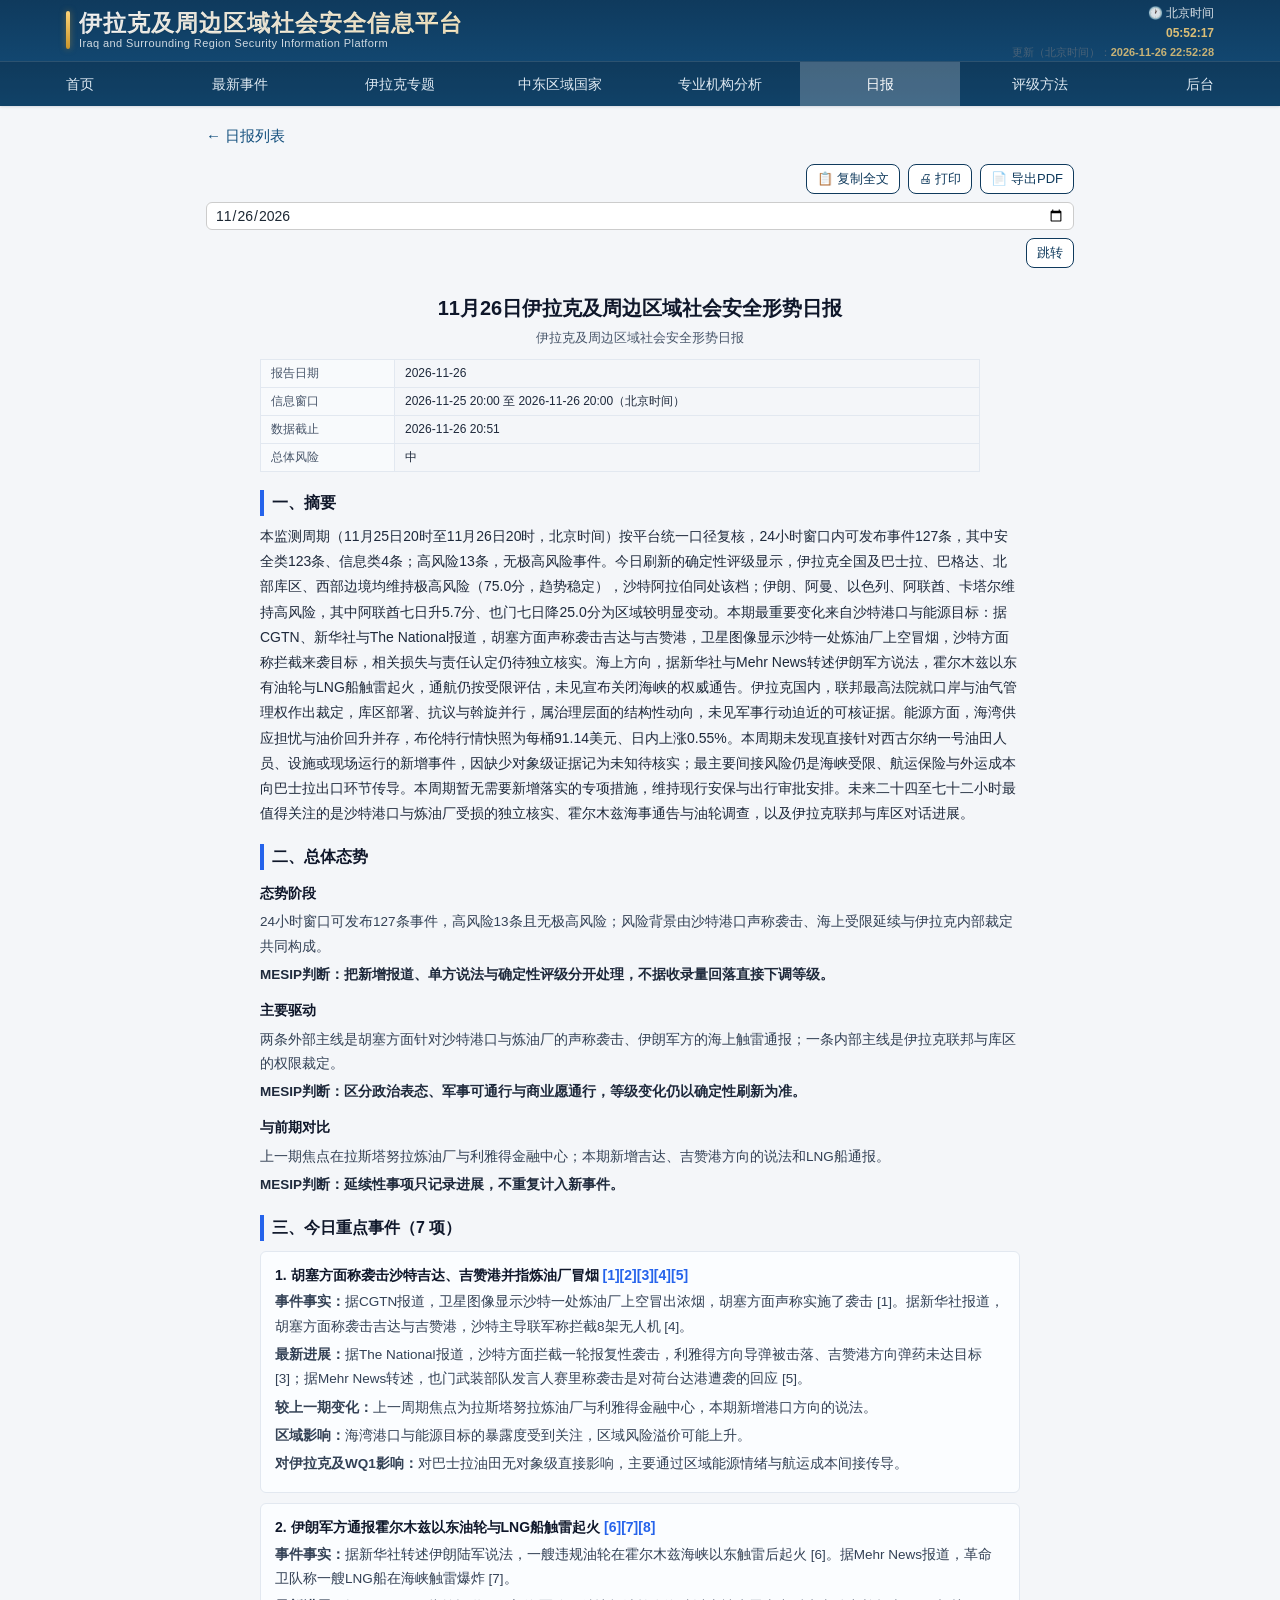
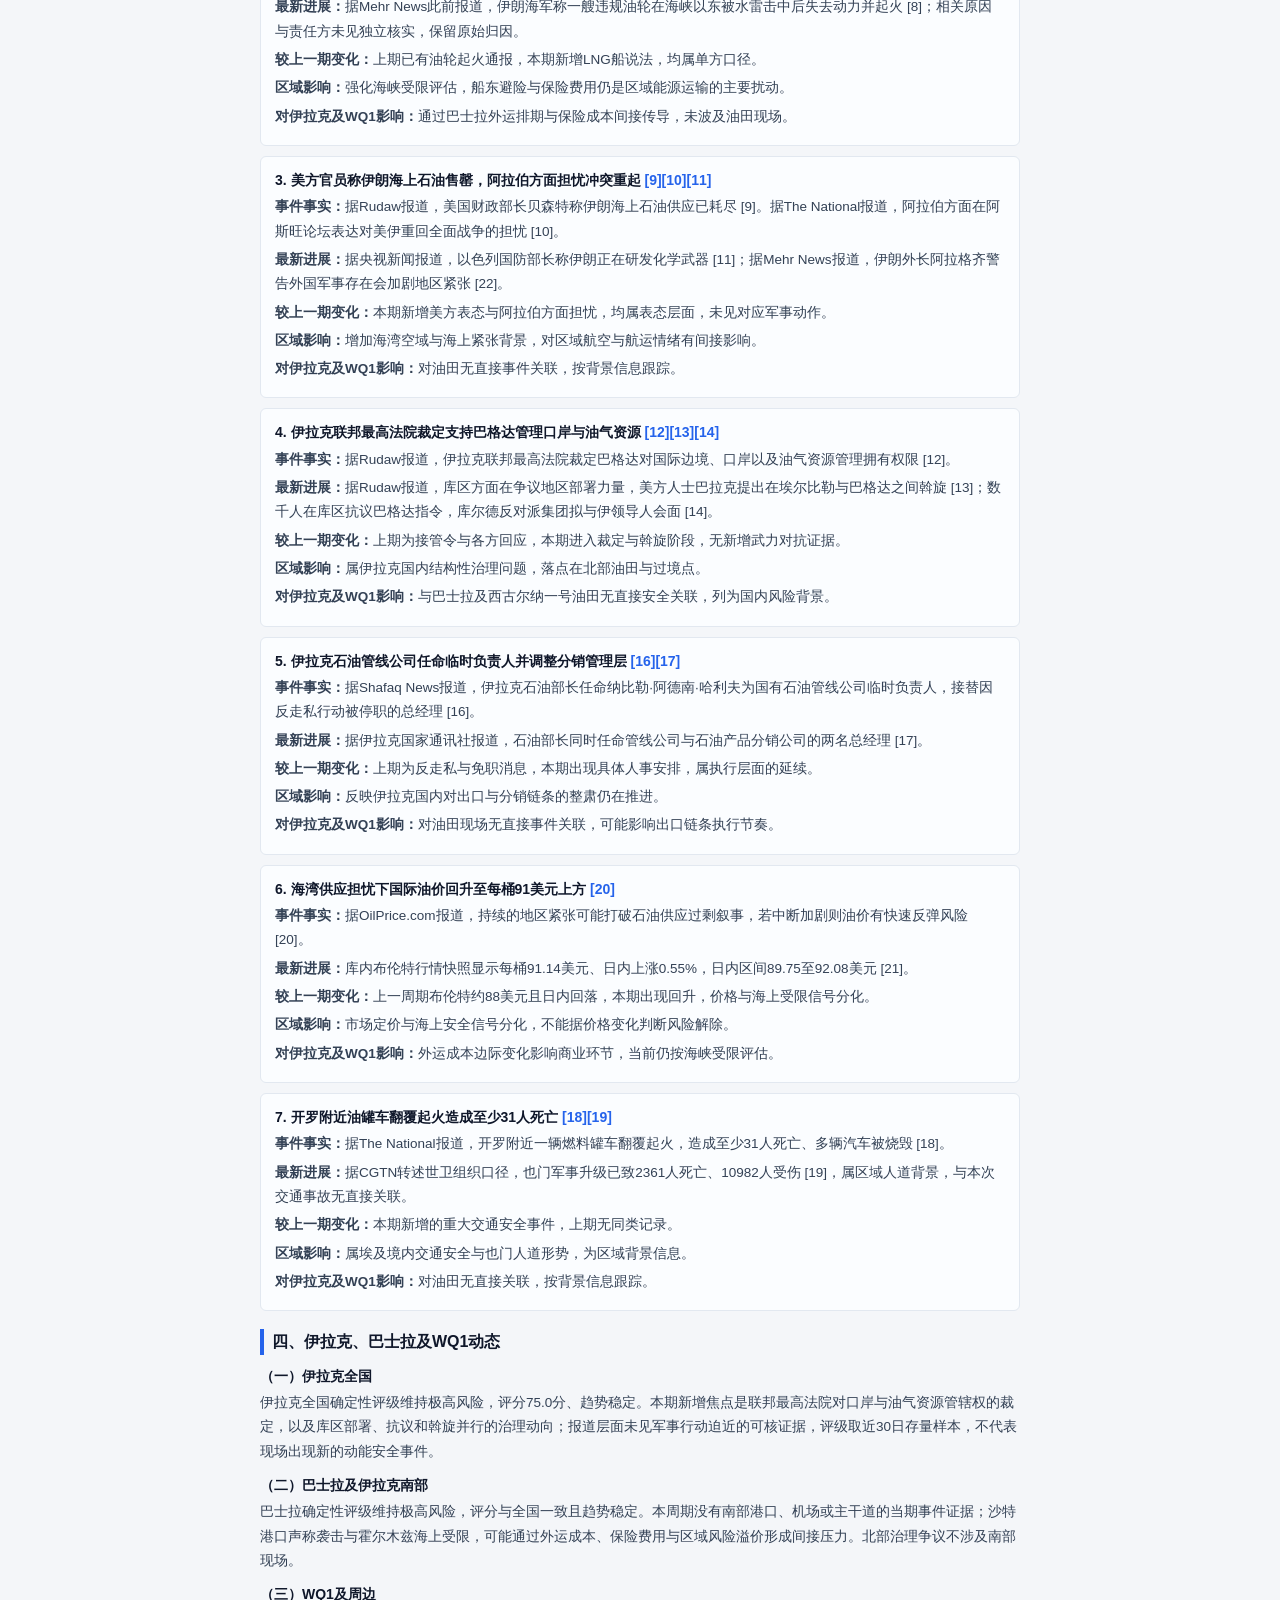
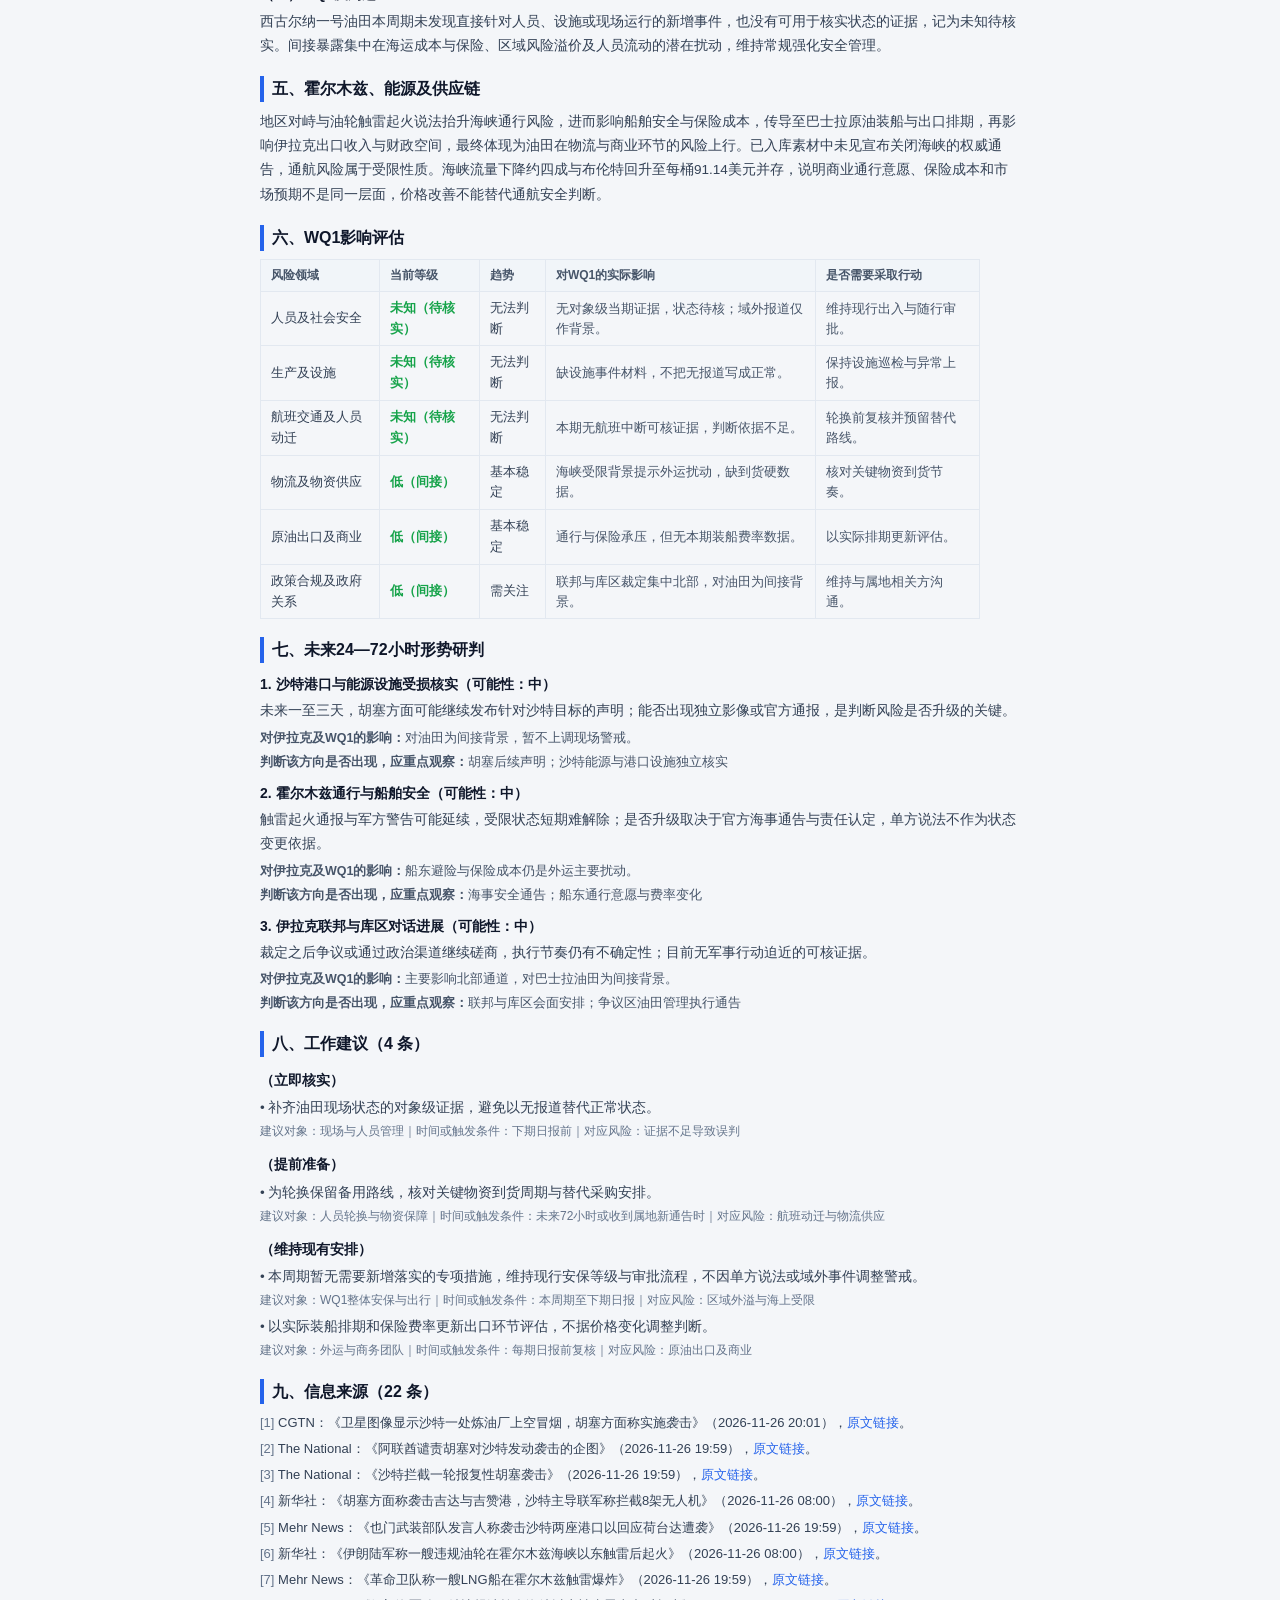
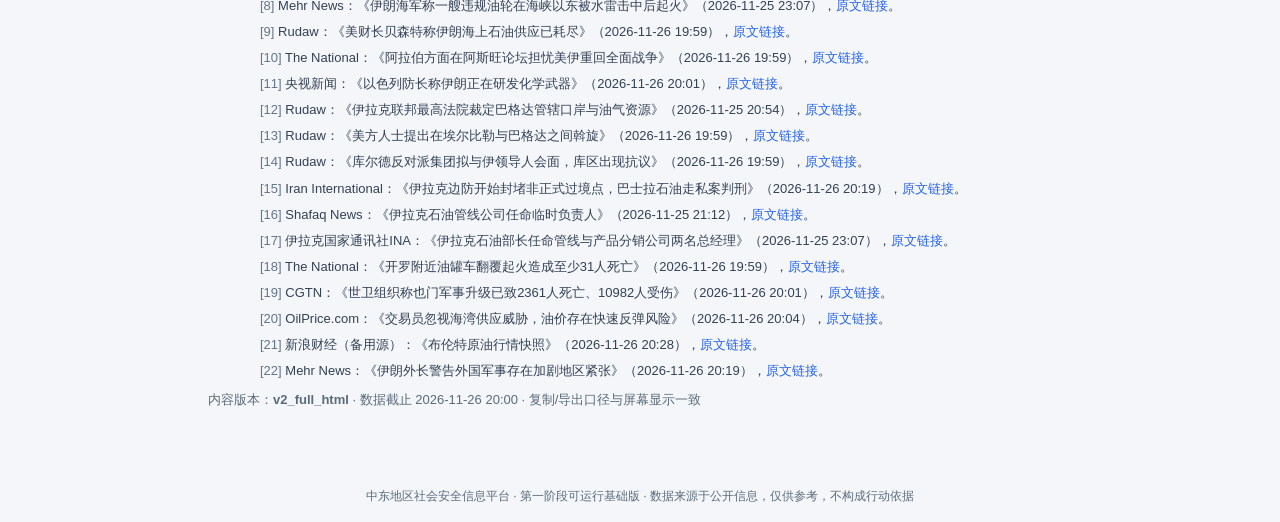
<file: report.html>
<!DOCTYPE html>
<html lang="zh-CN">
<head>
<meta charset="utf-8">
<meta name="mesip-build" content="ts=2026-11-26 17:52:34;commit=local-20261126175234;count=70;schema=pro-public-v2">
<meta name="viewport" content="width=device-width, initial-scale=1">
<title>伊拉克及周边区域社会安全形势日报 · MESIP</title>
<link rel="stylesheet" href="assets/css/style.css?v=1795704754">
<style>
/* ====== 日报专业报告样式 ====== */
.obs-wrap { max-width: 900px; margin: 0 auto; }
.obs-header { border-bottom: 3px solid #1a1a2e; padding-bottom: 16px; margin-bottom: 24px; }
.obs-header h1 { font-size: 1.6rem; margin: 0 0 4px; letter-spacing: 1px; }
.obs-header .sub { color: #555; font-size: .95rem; margin: 0; }
.obs-meta { display: grid; grid-template-columns: repeat(auto-fill, minmax(200px, 1fr)); gap: 4px 16px; font-size: .88rem; margin: 12px 0 0; }
.obs-meta b { font-weight: 600; }
.risk-dot { display: inline-block; width: 10px; height: 10px; border-radius: 50%; margin-right: 4px; }
.risk-dot.l4{background:#b71c1c} .risk-dot.l3{background:#e65100} .risk-dot.l2{background:#b8860b} .risk-dot.l1{background:#1a7f37}

/* 管理层摘要卡片 */
.exec-card { background: linear-gradient(135deg, #f0f4ff 0%, #fafbff 100%); border: 1px solid #c5d5f7; border-radius: 10px; padding: 18px 22px; margin-bottom: 28px; }
.exec-card h2 { margin: 0 0 10px; font-size: 1.15rem; color: #1a1a2e; }
.exec-card .total-line { font-weight: 600; font-size: 1.05rem; margin-bottom: 12px; }
.exec-card .changes { margin-bottom: 12px; }
.exec-card .changes li { margin: 4px 0; }
.exec-card .quick-grid { display: grid; grid-template-columns: repeat(auto-fill, minmax(160px, 1fr)); gap: 8px 16px; margin: 10px 0; }
.exec-card .quick-grid div { font-size: .9rem; }

/* 报告章节 */
.obs-sec { margin-bottom: 28px; }
.obs-sec h2 { font-size: 1.25rem; color: #1a1a2e; border-bottom: 1px solid #dee2e6; padding-bottom: 6px; margin-bottom: 12px; }
.obs-sec h3 { font-size: 1.05rem; margin: 16px 0 8px; color: #333; }
.obs-sec h4 { font-size: .95rem; margin: 12px 0 6px; color: #555; }

/* 分析段落 */
.an-p { line-height: 1.8; margin: 6px 0; text-align: justify; }
.an-fact { border-left: 3px solid #2f6feb; padding-left: 12px; margin: 8px 0; color: #333; }
.an-judge { border-left: 3px solid #e65100; padding-left: 12px; margin: 8px 0; color: #333; }
.an-future { border-left: 3px solid #888; padding-left: 12px; margin: 8px 0; color: #555; font-style: italic; }

/* 变化表格 */
.chg-table { width: 100%; border-collapse: collapse; font-size: .9rem; margin: 10px 0 16px; }
.chg-table th { background: #1a1a2e; color: #fff; padding: 8px 10px; text-align: left; font-weight: 600; }
.chg-table td { padding: 8px 10px; border-bottom: 1px solid #dee2e6; vertical-align: top; }
.chg-table tr:nth-child(even) td { background: #f8f9fa; }

/* 来源引用样式 */
.cite-ref { color: #2f6feb; font-weight: 600; font-size: .82rem; cursor: pointer; text-decoration: none; }
.cite-ref:hover { text-decoration: underline; }

/* 来源折叠区 */
.source-section { margin-top: 28px; }
.source-group { margin-bottom: 14px; }
.source-group h4 { font-size: .95rem; margin: 0 0 6px; color: #333; }
.src-table { width: 100%; border-collapse: collapse; font-size: .82rem; }
.src-table th { background: #e9ecef; padding: 5px 8px; text-align: left; font-weight: 600; }
.src-table td { padding: 5px 8px; border-bottom: 1px solid #eee; vertical-align: top; }
.src-table a { color: #2f6feb; }

/* 情景卡片 */
.sc-card { background: #fafbfe; border: 1px solid #dee2e6; border-radius: 8px; padding: 14px 18px; margin-bottom: 12px; }
.sc-card h4 { margin: 0 0 6px; }
.sc-card p { margin: 4px 0; font-size: .9rem; }

/* 建议标签 */
.adv-tag { display: inline-block; padding: 2px 8px; border-radius: 4px; font-size: .78rem; font-weight: 600; margin-right: 6px; }
.adv-immediate { background: #ffebee; color: #b71c1c; }
.adv-prepare { background: #fff3e0; color: #e65100; }
.adv-monitor { background: #e3f2fd; color: #1565c0; }
.adv-hold { background: #e8f5e9; color: #2e7d32; }

/* 工具栏 */
.obs-tools { display: flex; gap: 8px; justify-content: flex-end; margin-bottom: 16px; flex-wrap: wrap; position: sticky; top: 8px; z-index: 10; background: var(--bg); padding: 8px 0; }

/* 目录 */
.obs-toc { background: #fafbfe; border: 1px solid #dee2e6; border-radius: 8px; padding: 14px 18px; margin-bottom: 28px; }
.obs-toc h3 { margin: 0 0 8px; font-size: 1rem; }
.obs-toc ol { margin: 0; padding-left: 1.2em; columns: 2; }
.obs-toc li { margin: 3px 0; font-size: .9rem; }
.obs-toc a { color: #2f6feb; text-decoration: none; }
.obs-toc a:hover { text-decoration: underline; }

/* 上一期/下一期 */
.obs-nav { display: flex; justify-content: space-between; margin: 20px 0; padding: 10px 0; border-top: 1px solid #dee2e6; border-bottom: 1px solid #dee2e6; }
.obs-nav a { color: #2f6feb; text-decoration: none; }
.obs-nav a:hover { text-decoration: underline; }

/* 详情折叠 */
.detail-toggle { cursor: pointer; color: #2f6feb; font-size: .88rem; }
.detail-toggle:hover { text-decoration: underline; }
.event-fold { max-height: 0; overflow: hidden; transition: max-height .3s; }
.event-fold.open { max-height: 2000px; }

/* 打印 */
@media print {
  body { font-size: 12px; }
  #topbar, .obs-tools, footer.site, .obs-toc { display: none; }
  .obs-wrap { max-width: 100%; }
  .exec-card { background: #fff; border: 1px solid #ccc; }
  .obs-header { border-bottom-color: #000; }
  .chg-table th { background: #333; }
}

@media (max-width: 600px) {
  .obs-meta { grid-template-columns: 1fr 1fr; }
  .obs-toc ol { columns: 1; }
}
</style>
</head>
<body>
<div id="topbar" class="topbar"></div>

<div class="container obs-wrap">
  <p style="margin:0 0 8px;"><a href="reports.html">← 日报列表</a></p>

  <!-- 工具栏 -->
  <div class="obs-tools" id="tools">
    <button class="btn ghost sm" onclick="copyReport()">📋 复制全文</button>
    <button class="btn ghost sm" onclick="window.print()">🖨 打印</button>
    <button class="btn ghost sm" id="btnPDF">📄 导出PDF</button>
    <input type="date" id="datePicker" style="padding:4px 8px;border:1px solid #ccc;border-radius:6px;" onchange="goDate()">
    <button class="btn ghost sm" onclick="goDate()">跳转</button>
  </div>

  <!-- 日报内容 -->
  <div id="report"><div class="empty">加载中……</div></div>
  <!-- F12 修复：内容版本与数据截止标注（复制/导出口径与屏幕一致） -->
  <p class="small muted" id="versionNote" style="display:none;margin:8px 2px 0;"></p>

  <!-- 原始事件折叠 -->
  <div class="source-section" id="rawEvents" style="display:none;">
    <h3>📰 本日报引用的原始事件</h3>
    <div id="rawEventsList"></div>
  </div>
</div>
<footer class="site"></footer>

<script src="assets/js/api.js?v=1795704754"></script>
<script src="assets/js/common.js?v=1795704754"></script>
<script src="assets/js/data.js?v=1795704754"></script>
<script>
window.__STATIC__ = true;
(function () {
  // 兜底：防止 api.js 异常导致全局 API 未定义时，下方 API.get = ... 抛出
  // ReferenceError 而整段脚本中断（会让页面空白且无任何提示）。
  var API = window.API || (window.API = {});
  // 捕获一次，避免每次请求都重复读取可能不存在的全局对象
  var DB = window.__DB__ || null;
  window.__MESIP_DB_OK__ = !!DB;

  // 构建元数据（控制台/调试用）：build_timestamp / git_commit / public_report_count / schema_version
  try {
    var _bm = (DB && DB.build_meta) || null;
    if (_bm) {
      window.__MESIP_BUILD__ = _bm;
      console.info("[MESIP 静态构建] " + (_bm.build_timestamp || "") + " | commit=" + (_bm.git_commit || "") +
        " | 专业报告(published)=" + (_bm.public_report_count) + " | schema=" + (_bm.schema_version || ""));
    }
  } catch (e) {}

  function all() { return (DB && DB.events) || []; }
  function byId(id) {
    var arr = all();
    for (var i = 0; i < arr.length; i++) {
      if (String(arr[i].id) === String(id)) return arr[i];
    }
    return null;
  }
  function byProId(id) {
    // 详情优先从 proDetail（含全文翻译字段）查询，回退到列表精简版
    var arr = (DB && DB.proDetail) || [];
    for (var i = 0; i < arr.length; i++) {
      if (String(arr[i].id) === String(id)) return arr[i];
    }
    arr = (DB && DB.proReports) || [];
    for (var j = 0; j < arr.length; j++) {
      if (String(arr[j].id) === String(id)) return arr[j];
    }
    return null;
  }
  function proRelatedOf(r) {
    if (!r || !DB || !DB.proReports) return [];
    var theme = ((r.risk_category || "").split("/")[0] || r.content_categories || "");
    if (!theme) return [];
    return DB.proReports.filter(function (x) {
      return String(x.id) !== String(r.id) &&
        ((x.risk_category || "").indexOf(theme) >= 0 || (x.content_categories || "").indexOf(theme) >= 0);
    }).slice(0, 4);
  }
  function relatedOf(e) {
    if (!e) return [];
    return all().filter(function (x) {
      return x.country === e.country && String(x.id) !== String(e.id);
    }).slice(0, 5);
  }
  // ---- F11：历史事件分片按需回源 ----
  // data.js 只含最新 2000 条公开事件；更早的历史事件详情从
  // assets/js/event_shards/s_<id 起点>.json 按需拉取（GitHub Pages 纯静态可用）。
  var _shardCache = {};
  function shardFile(id) {
    var n = parseInt(id, 10);
    if (!n || n < 0 || isNaN(n)) return null;
    var start = Math.floor(n / 1000) * 1000;
    return "assets/js/event_shards/s_" + ("00000" + start).slice(-5) + ".json";
  }
  function loadShard(id) {
    var f = shardFile(id);
    if (!f) return Promise.resolve(null);
    if (_shardCache[f]) return _shardCache[f];
    _shardCache[f] = fetch(f, { cache: "no-cache" }).then(function (r) {
      if (!r.ok) throw new Error("分片 " + f + " 加载失败（HTTP " + r.status + "）");
      return r.json();
    }).then(function (j) {
      return (j && j.events) ? j.events : [];
    }).catch(function (e) {
      _shardCache[f] = null;   // 允许重试，不把失败永久缓存
      throw e;
    });
    return _shardCache[f];
  }
  function shardEvent(id) {
    return loadShard(id).then(function (evs) {
      for (var i = 0; i < evs.length; i++) {
        if (String(evs[i].id) === String(id)) return evs[i];
      }
      return null;
    });
  }
  function filt(qs) {
    var p = new URLSearchParams(qs || "");
    var arr = all().slice();
    var c = p.get("country"); if (c) arr = arr.filter(function (e) { return e.country === c; });
    var r = p.get("risk"); if (r) arr = arr.filter(function (e) { return String(e.risk_level) === String(r); });
    // F10 修复（2026-10-23）：分类下拉的 value 是规范代码（如 armed_conflict），
    // 而事件字段 category 是中文名（如 武装冲突与军事行动）。旧代码只比中文名，
    // 导致选择任一类别都返回 0 条。现在同时接受代码与中文名。
    var cat = p.get("category");
    if (cat) arr = arr.filter(function (e) { return e.category_code === cat || e.category === cat; });
    // F10 修复：风险下限（"高风险及以上"），与首页卡片口径一致
    var rm = p.get("risk_min"); if (rm) arr = arr.filter(function (e) { return (e.risk_level || 0) >= parseInt(rm); });
    // F10 修复：伊拉克 / WQ1 直接影响，与首页卡片同口径（标签或国家匹配）
    if (p.get("iraq") === "1") arr = arr.filter(function (e) {
      return (e.module_tags || []).indexOf("iraq") >= 0 || e.country === "伊拉克";
    });
    if (p.get("wq1") === "1") arr = arr.filter(function (e) {
      return (e.module_tags || []).indexOf("wq1") >= 0;
    });
    // F10 修复：状态过滤，使卡片链接（status=published）落地集合与卡片计数口径一致
    var st = p.get("status"); if (st) arr = arr.filter(function (e) { return e.status === st; });
    var f = p.get("from"); if (f) arr = arr.filter(function (e) { return (e.publish_time || "") >= f; });
    var t = p.get("to"); if (t) arr = arr.filter(function (e) { return (e.publish_time || "") <= t; });
    if (p.get("china") === "1") arr = arr.filter(function (e) { return e.involves_china_company || e.involves_china_citizen; });
    var q = p.get("q"); if (q) { var s = q.toLowerCase(); arr = arr.filter(function (e) { return [e.title_zh, e.title_original, e.summary, e.country, e.city, e.category, e.category_code].some(function (v) { return (v || "").toLowerCase().indexOf(s) >= 0; }); }); }
    var lim = p.get("limit"); if (lim && parseInt(lim)) arr = arr.slice(0, parseInt(lim));
    return arr;
  }
  function match(path) {
    if (!DB) throw new Error("数据未能成功加载，请刷新页面或检查网络后重试");
    if (path === "/api/overview") return DB.overview;
    if (path === "/api/home") return DB.home;
    if (path === "/api/hormuz") return { report: DB.hormuz };
    if (path === "/api/brent") return DB.brent;
    if (path.indexOf("/api/reuters") === 0) return DB.reuters || { items: [], count: 0 };
    if (path === "/api/iraq") return DB.iraq;
    if (path === "/api/reports") return { reports: DB.reports };
    if (path === "/api/countries") return { countries: ((DB.overview || {}).countries || []) };
    if (path.indexOf("/api/event/") === 0) {
      var id = path.split("/").pop();
      // 全文接口在静态版由页面自行处理（给出明确提示 + 原文链接）
      if (path.indexOf("/fulltext") >= 0) { return { status: "static", note: "静态归档版不提供按需全文翻译" }; }
      var e = byId(id);
      if (e) return { event: e, related: relatedOf(e) };
      // 主数据未收录（多为 2000 条上限外的历史事件）→ 交给分片回源
      return { __shardEventId: id };
    }
    if (path.indexOf("/api/country/") === 0) { var n = decodeURIComponent(path.split("/").pop()); return DB.countryMap[n] || { country: null, events: [], risk_history: [] }; }
    if (path.indexOf("/api/report/") === 0) { var d = path.split("/").pop(); return DB.reportMap[d] || { report: null }; }
    if (path.indexOf("/api/pro-reports") === 0) {
      // 详情页：/api/pro-reports/<id>[?...]
      if (path.indexOf("/api/pro-reports/") === 0) {
        var pid = path.split("/").pop().split("?")[0];
        var prr = byProId(pid);
        return { report: prr, related: proRelatedOf(prr) };
      }
      // 列表页：/api/pro-reports[?...]
      var qs = path.split("?")[1] || "";
      var p = new URLSearchParams(qs);
      var arr = (DB.proReports) || [];
      // 默认仅返回 published（与 server.py _pro_public_filters 一致），export=all 解除限制
      var xpt = p.get("export");
      if (xpt !== "all") { arr = arr.filter(function (x) { return x.status === "published"; }); }
      var org = p.get("org");
      if (org) arr = arr.filter(function (x) { return (x.org || "").indexOf(org) >= 0; });
      var cps = p.get("copyright_status");
      if (cps) arr = arr.filter(function (x) { return x.copyright_status === cps; });
      var dom = p.get("domain");
      if (dom) arr = arr.filter(function (x) { return (x.content_categories || "").indexOf(dom) >= 0; });
      var wq = p.get("wq1_relevance");
      if (wq) arr = arr.filter(function (x) { return x.wq1_relevance === wq; });
      var rg = p.get("region");
      if (rg) arr = arr.filter(function (x) { return (x.regions || x.countries || "").indexOf(rg) >= 0; });
      var q = p.get("q");
      if (q) {
        var s = q.toLowerCase();
        arr = arr.filter(function (x) {
          return [x.title_zh, x.title_orig, x.org, x.content_zh, x.core_conclusion].some(function (v) { return (v || "").toLowerCase().indexOf(s) >= 0; });
        });
      }
      var orgs = {}, cops = {};
      arr.forEach(function (x) { if (x.org) orgs[x.org] = 1; if (x.copyright_status) cops[x.copyright_status] = 1; });
      // 分页（与 server.py api_pro_reports 一致）
      var total = arr.length;
      var pg = parseInt(p.get("page") || "1", 10); if (!pg || pg < 1) pg = 1;
      var psz = parseInt(p.get("page_size") || "0", 10); if (!psz || psz < 0) psz = 0;
      if (psz > 100) psz = 100;
      var out = arr;
      if (psz > 0) out = arr.slice((pg - 1) * psz, pg * psz);
      return { reports: out, count: out.length, total: total, orgs: Object.keys(orgs), copyright_statuses: Object.keys(cops) };
    }
    if (path.indexOf("/api/pro-institutions") === 0) {
      return DB.proInstitutions || { institutions: [], count: 0 };
    }
    if (path.indexOf("/api/decision-brief") === 0) {
      // Stage 4（2026-08-05）：决策型日报静态路由
      var q = new URLSearchParams(path.split("?")[1] || "");
      var ddate = q.get("date") || "";
      var arr = DB.decisionBriefs || [];
      if (ddate) {
        var hit = null;
        for (var i = 0; i < arr.length; i++) { if (arr[i].brief_date === ddate) { hit = arr[i]; break; } }
        return { brief: hit };
      }
      return { brief: arr.length ? arr[0] : null };
    }
    if (path.indexOf("/api/pro-compare") === 0) {
      return { comparable: false, count: 0, reports: [], message: "静态归档版暂不支持多机构对比，请访问原站或联系管理员。" };
    }
    if (path.indexOf("/api/events") === 0) { var fa = filt(path.split("?")[1] || ""); return { events: fa, count: fa.length }; }
    if (path.indexOf("/api/search") === 0) { var q = new URLSearchParams(path.split("?")[1] || "").get("q") || ""; var s = q.toLowerCase(); var fa = all().filter(function (e) { return [e.title_zh, e.title_original, e.summary, e.country, e.city, e.category].some(function (v) { return (v || "").toLowerCase().indexOf(s) >= 0; }); }); return { events: fa, count: fa.length }; }
    return { error: "static-unknown-path", path: path };
  }
  // 关键修复：用 Promise 包裹，任何同步异常都转为 rejected，从而被页面 .catch 捕获，
  // 避免原来“data.js 未加载时同步抛错、页面空白且无提示”的问题。
  API.get = function (path) {
    return new Promise(function (resolve, reject) {
      try {
        var r = match(path);
        if (r && r.error) { reject(new Error("静态数据缺失：" + (r.error || path))); return; }
        // F11：主数据（data.js，最新 2000 条）里没有的事件 → 按需拉历史分片
        if (r && r.__shardEventId !== undefined) {
          shardEvent(r.__shardEventId).then(function (ev) {
            if (!ev) {
              // 分片里也没有：说明该记录不满足公开条件（已隔离/未获发布资格/涉版权或安全限制）
              resolve({ event: null, related: [], notPublic: true });
              return;
            }
            resolve({ event: ev, related: relatedOf(ev) });
          }).catch(function (err) { reject(err); });
          return;
        }
        resolve(r);
      } catch (e) { reject(e); }
    });
  };
  API.post = function () { return Promise.resolve({ ok: false, static: true, msg: "静态归档版不支持该操作" }); };

  // 若数据整体缺失，显示顶部提示条（各页面 .catch 还会显示具体错误）
  if (!DB) {
    document.addEventListener("DOMContentLoaded", function () {
      var b = document.getElementById("dbError");
      if (b) b.style.display = "block";
    });
  }
})();
</script>
<script>
renderHeader("reports.html");
let _md = "";
let _reportData = null;
// F12 修复（2026-10-23）：记录「当前屏幕显示所对应的权威内容版本」。
// 旧实现里 _md 恒为旧版 reports.markdown，而屏幕显示 V2 full_report_html，
// 导致「复制全文」复制到的是另一份内容。现在 _md 与屏幕始终同源。
let _displayVersion = "";

// ====== 加载 ======
// F10 修复（2026-10-23）：无 ?d= 参数时，旧实现请求 /api/report/（空日期），
// 静态端 reportMap[""] 为 null，页面显示「该日期暂无日报」；必须回退到
// 「最新一期可用日报」并显示真实日期。
const _urlDate = getQS("d") || "";
const today = new Date(Date.now() + 8 * 3600 * 1000).toISOString().slice(0, 10);

// 从静态/服务端数据中取最新一期日报日期（优先 reportMap 键，回退 reports 列表）
function _latestReportDate() {
  try {
    var DB = window.__DB__ || null;
    if (DB) {
      if (DB.reportMap) {
        var ks = Object.keys(DB.reportMap).filter(function (k) { return k && DB.reportMap[k] && DB.reportMap[k].report; });
        if (ks.length) return ks.sort().pop();
      }
      if (DB.reports && DB.reports.length) {
        var ds = DB.reports.map(function (x) { return x.date; }).filter(Boolean).sort();
        if (ds.length) return ds.pop();
      }
    }
  } catch (e) {}
  return today;
}

function _resolveDate(cb) {
  if (_urlDate) { cb(_urlDate, false); return; }
  API.get("/api/reports").then(function (d) {
    var list = (d && d.reports) || [];
    var ds = list.map(function (x) { return x.date; }).filter(Boolean).sort();
    cb(ds.length ? ds.pop() : today, true);
  }).catch(function () { cb(_latestReportDate(), true); });
}

_resolveDate(function (dateParam, isDefault) {
  if (isDefault && document.getElementById("datePicker")) {
    document.getElementById("datePicker").value = dateParam;
  }
  API.get("/api/report/" + encodeURIComponent(dateParam || "")).then(d => {
    const r = d.report;
    if (!r) { $("#report").innerHTML = `<div class="empty">该日期暂无日报。<br><br><a href="reports.html">查看所有日报</a></div>`; return; }
    _reportData = r;
    _md = r.markdown || "";
    _displayVersion = "legacy";
    const bDate = dateParam || today;
    API.get("/api/decision-brief?date=" + encodeURIComponent(bDate)).then(dd => {
      const brief = dd && dd.brief;
      if (brief && brief.content_version === "v2" && brief.full_report_html) {
        // F16 最小隔离（2026-10-23）：外部 HTML 先过白名单净化再写入
      safeSetHtml($("#report"), brief.full_report_html);
        // F12：屏幕用 V2 完整版，复制也必须用同一版本
        _md = _canonicalTextOf(brief, r);
        _displayVersion = "v2_full_html";
        setupDetailToggles();
      } else if (brief) {
        $("#report").innerHTML = renderDecisionBrief(brief, r);
        // F12：屏幕用 V2 决策简报渲染，复制用同一份权威文本
        _md = _canonicalTextOf(brief, r);
        _displayVersion = "v2_brief";
        setupDetailToggles();
      } else {
        $("#report").innerHTML = renderReport(r);
        _md = r.markdown || "";
        _displayVersion = "legacy";
        setupDetailToggles();
      }
      _annotateVersion();
    }).catch(() => {
      $("#report").innerHTML = renderReport(r);
      _md = r.markdown || "";
      _displayVersion = "legacy";
      _annotateVersion();
    });
  }).catch(e => { $("#report").innerHTML = `<div class="empty">加载失败：${esc(e.message)}</div>`; });
});

// F12 修复：从权威对象生成与屏幕一致的纯文本（用于复制/导出）。
// 优先使用 brief 自带的 full_report_markdown；否则按屏幕渲染所用的同一批字段拼装，
// 绝不回退到旧版 reports.markdown（那会重新传播旧错误）。
function _canonicalTextOf(b, oldR) {
  if (b.full_report_markdown && String(b.full_report_markdown).length > 50) return b.full_report_markdown;
  var out = [];
  out.push("《" + ((oldR && oldR.title) || "伊拉克及周边区域社会安全形势日报") + "》");
  out.push("报告日期：" + (b.brief_date || ""));
  if (b.period_start || b.period_end) out.push("信息窗口：" + (b.period_start||"") + " → " + (b.period_end||""));
  if (b.executive_summary) out.push("", "【摘要】", String(b.executive_summary));
  if (b.overall_assessment) out.push("", "【总体判断】", String(b.overall_assessment));
  if (b.iraq_assessment) out.push("", "【伊拉克】", String(b.iraq_assessment));
  if (b.basra_assessment) out.push("", "【巴士拉】", String(b.basra_assessment));
  if (b.wq1_assessment) out.push("", "【WQ1】", String(b.wq1_assessment));
  if (b.hormuz_energy_assessment) out.push("", "【霍尔木兹与能源供应链】", String(b.hormuz_energy_assessment));
  var ke = b.key_events || [];
  if (ke.length) {
    out.push("", "【重点事件】");
    ke.forEach(function (k, i) {
      out.push((i + 1) + ". " + (k.title || ""));
      if (k.what_happened) out.push("   事实：" + k.what_happened);
      if (k.latest_development) out.push("   最新进展：" + k.latest_development);
      if (k.change_vs_previous) out.push("   较上期：" + k.change_vs_previous);
      if (k.iraq_wq1_impact) out.push("   对伊拉克/WQ1影响：" + k.iraq_wq1_impact);
    });
  }
  var sc = b.scenario_assessment || [];
  if (sc.length) {
    out.push("", "【未来24-72小时情景】");
    sc.forEach(function (s) {
      out.push("- " + (s.name || s.title || "") + "（可能性：" + (s.likelihood || "") + "）");
      if (s.description || s.forecast) out.push("  " + (s.description || s.forecast || ""));
    });
  }
  var ra = b.recommended_actions || [];
  if (ra.length) {
    out.push("", "【行动建议】");
    ra.forEach(function (a) {
      out.push("- [" + (a.category || "") + "] " + (a.target || "") + "：" + (a.action || "")
        + (a.time_or_trigger ? ("（时间/触发：" + a.time_or_trigger + "）") : ""));
    });
  }
  var sl = b.source_links || b.source_references || [];
  if (sl.length) {
    out.push("", "【信息来源】");
    sl.forEach(function (s, i) {
      out.push("[" + (i + 1) + "] " + (s.source_org || s.org || "") + "：《" + (s.title || "") + "》"
        + (s.pub_time || s.time ? ("，" + (s.pub_time || s.time)) : "")
        + (s.url ? ("，" + s.url) : ""));
    });
  }
  return out.join("\n");
}

// F12 修复：在页面标注当前显示的内容版本与数据窗口，便于读者判断新鲜度
function _annotateVersion() {
  try {
    var el = document.getElementById("versionNote");
    if (!el) return;
    var b = _reportData || {};
    el.innerHTML = "内容版本：<b>" + (_displayVersion || "-") + "</b>"
      + (b.data_cutoff ? (" · 数据截止 " + esc(String(b.data_cutoff).slice(0, 16))) : "")
      + " · 复制/导出口径与屏幕显示一致";
    el.style.display = "block";
  } catch (e) {}
}

// ====== 决策型日报渲染（后台降级）======
var __LvCn = {rising:"上升", stable_high:"高位趋稳", stable:"持平", easing:"缓和", volatile:"波动", insufficient_data:"数据不足"};
var __LvAlert = {critical:"严重", high:"高", watch:"关注", info:"提示"};

function renderDecisionBrief(b, oldR) {
  const es = oldR ? (oldR.executive_summary || {}) : {};
  const matrix = b.wq1_impact_matrix || {};
  const scenarios = b.scenario_assessment || [];
  const actions = b.recommended_actions || [];
  const alerts = b.active_alert_ids || [];
  const changes = b.key_change_items || [];
  const regional = (typeof b.regional_assessment === "string" && b.regional_assessment) ? {} : (b.regional_assessment || {});
  let h = "";
  h += `<div class="obs-header">
    <h1>${esc(oldR ? oldR.title : "伊拉克及周边区域社会安全形势日报")}</h1>
    
    <div class="obs-meta">
      <div>📅 报告日期：<b>${esc(b.brief_date || "")}</b></div>
      <div>⏱ 信息窗口：<b>${esc((b.period_start||"").slice(0,16))} → ${esc((b.period_end||"").slice(0,16))}</b></div>
      <div>🔄 趋势：<b>${esc(b.overall_risk_trend || "")}</b></div>
      <div>🏷 状态：<b>${esc(b.quality_gate || "")}</b></div>
    </div>
  </div>`;
  // 一、核心判断
  h += `<div class="exec-card"><h2>一、今日核心判断</h2><div class="total-line">${esc(b.executive_judgment || "")}</div></div>`;
  // 二、重点风险预警
  h += `<div class="exec-card"><h2>二、重点风险预警（${alerts.length}条）</h2>`;
  if (alerts.length) {
    h += `<ul>${alerts.map(a => `<li><b>[${esc(__LvAlert[a.level] || a.level || "高")}]</b> ${esc(a.title || a)}</li>`).join("")}</ul>`;
    h += `<p class="small muted">预警与 Stage 2 引擎完全一致，详见原文链接。</p>`;
  } else {
    h += `<p><b>当前未发现需要升级处置的重大外部风险。</b></p>`;
  }
  h += `</div>`;
  // 三、关键变化
  h += `<div class="exec-card"><h2>三、今日关键变化</h2>`;
  if (changes.length) {
    h += `<ul>${changes.map(c => `<li><b>${esc(c.change_type || c.risk_name || "")}</b>：${esc(c.risk_name || c.what_happened || c.change_reason || "")}</li>`).join("")}</ul>`;
  } else {
    h += `<p>本周期无发生实质变化的关键事项。</p>`;
  }
  h += `</div>`;
  // 四、区域态势
  h += `<div class="exec-card"><h2>四、区域态势研判</h2>`;
  if (typeof b.regional_assessment === "string" && b.regional_assessment) {
    h += `<p>${esc(b.regional_assessment)}</p>`;
  } else {
    h += `<ul>${Object.entries(regional).map(([k,v]) => `<li><b>${esc(k)}：</b>${esc(v)}</li>`).join("")}</ul>`;
  }
  h += `</div>`;
  // 五、WQ1 影响矩阵
  h += `<div class="exec-card"><h2>五、WQ1 影响矩阵</h2><table class="tbl"><tr><th>维度</th><th>当前</th><th>趋势</th><th>说明</th></tr>`;
  Object.entries(matrix).forEach(([k,v]) => {
    h += `<tr><td>${esc(v.dimension || k)}</td><td><b>${esc(v.current_level || "")}</b></td><td>${esc(__LvCn[v.trend] || v.trend || "")}</td><td>${esc(v.reason || "")}</td></tr>`;
  });
  h += `</table></div>`;
  // 六、情景
  h += `<div class="exec-card"><h2>六、未来24-72小时情景</h2>`;
  if (scenarios.length) {
    scenarios.forEach(s => {
      h += `<div class="scenario"><b>${esc(s.scenario_name || "")}</b>（可信度：${esc(s.confidence_level || "")}）`;
      if (s.scenario_description) h += `<div>${esc(s.scenario_description)}</div>`;
      if (s.trigger_conditions && s.trigger_conditions.length) h += `<div class="small muted">触发条件：${esc(s.trigger_conditions.join("；"))}</div>`;
      if (s.wq1_impacts) h += `<div class="small muted">对WQ1影响：${esc(s.wq1_impacts)}</div>`;
      h += `</div>`;
    });
  } else {
    h += `<p>当前证据不足，暂不生成情景判断。</p>`;
  }
  h += `</div>`;
  // 七、建议
  h += `<div class="exec-card"><h2>七、建议和监测事项</h2><ul>`;
  if (actions.length) {
    actions.forEach(a => { h += `<li><b>[${esc(a.priority || "")}]</b> ${esc(a.action || "")}</li>`; });
  } else {
    h += `<li>暂无需要采取的具体行动，维持常规监测。</li>`;
  }
  h += `</ul></div>`;
  // 八、专业机构观点（从 evidence map 找）
  const em = b.brief_evidence_map || [];
  const proRefs = em.filter(e => e.evidence_type === "pro_report");
  h += `<div class="exec-card"><h2>八、专业机构观点</h2>`;
  if (proRefs.length) {
    h += `<p class="small muted">本周期引用 ${proRefs.length} 篇 Stage 3 合格专业内容（证据映射可追溯）。</p>`;
  } else {
    h += `<p>本周期未引用专业机构观点。</p>`;
  }
  h += `</div>`;
  // 九、来源
  const links = b.source_links || [];
  h += `<div class="exec-card"><h2>九、信息来源</h2>`;
  if (links.length) {
    h += `<ul>${links.slice(0,15).map(l => `<li>${esc(l.source || "")}：<a href="${esc(l.url)}" target="_blank" rel="noopener">${esc((l.url||"").slice(0,60))}</a></li>`).join("")}</ul>`;
  } else {
    h += `<p class="small muted">来源详见旧版日报「主要信息来源」。</p>`;
  }
  h += `</div>`;

  h += `<div id="legacyReport" style="display:none;margin-top:12px;">${renderReport(oldR)}</div>`;
  return h;
}

function goDate() {
  const d = document.getElementById("datePicker").value;
  if (d) location.href = "report.html?d=" + d;
}

// ====== 渲染 ======
function renderReport(r) {
  const es = r.executive_summary || {};
  const riskDot = l => `<span class="risk-dot l${l}"></span>`;

  let h = "";

  // === 报头 ===
  h += `<div class="obs-header">
    <h1>${esc(r.title)}（${r.date}）</h1>
    <p class="sub">${esc(r.subtitle || "中东社会安全、地缘政治与企业运营风险分析")}</p>
    <div class="obs-meta">
      <div>📅 发布日期：<b>${r.date}</b></div>
      <div>🕐 伊拉克时间：<b>${esc(r.time_baghdad || "")}</b></div>
      <div>🕗 北京时间：<b>${esc(r.time_beijing || "")}</b></div>
      <div>⏱ 数据截止：<b>${esc((r.data_cutoff || "").slice(0,16))}</b></div>
      <div>🏴 中东整体风险：<b>${riskDot(r.overall_risk_level)}${r.overall_risk}</b></div>
      <div>🇮🇶 伊拉克风险：<b>${riskDot(r.iraq_risk_level)}${r.iraq_risk}</b></div>
      <div>🏭 巴士拉风险：<b>${riskDot(r.basra_risk_level)}${r.basra_risk}</b></div>
      <div>🔗 WQ1关联：<b>${r.wq1_risk}</b></div>
      <div>📊 趋势：<b>${r.trend_vs_prev}</b></div>
      <div>🔄 版本：${r.version || "2.0"}</div>
    </div>
  </div>`;

  // === 管理层摘要 ===
  h += `<div class="exec-card">
    <h2>📋 管理层摘要</h2>
    <div class="total-line">${esc(es.overall || "")}</div>
    <div class="changes"><b>关键变化：</b><ul>${(es.changes || []).map(c => `<li>${esc(c)}</li>`).join("")}</ul></div>
    <div class="quick-grid">
      <div>🇮🇶 <b>伊拉克：</b>${esc(es.iraq || "")}</div>
      <div>🏭 <b>巴士拉：</b>${esc(es.basra || "")}</div>
      <div>🔗 <b>WQ1：</b>${esc(es.wq1 || "")}</div>
      <div>⚠️ <b>最大风险(72h)：</b>${esc(es.max_risk_72h || "")}</div>
    </div>
  </div>`;

  // === 目录 ===
  h += `<div class="obs-toc">
    <h3>目录</h3>
    <ol>${(r.sections || []).map((s, i) => `<li><a href="#s${i}">${esc(s.title)}</a></li>`).join("")}</ol>
  </div>`;

  // === 各章节 ===
  (r.sections || []).forEach((s, si) => {
    h += `<div class="obs-sec" id="s${si}"><h2>${esc(s.title)}</h2>`;
    (s.blocks || []).forEach(b => {
      h += renderBlock(b);
    });
    h += `</div>`;
    if (si < 9) h += `<p style="text-align:right;"><a href="#s0">↑ 返回顶部</a></p>`;
  });

  // === 来源（兜底：仅当正文无 source_group 章节时才自动渲染，避免重复）===
  const hasSrcSec = (r.sections || []).some(s => (s.blocks || []).some(b => b.type === "source_group"));
  if (r.sources_by_category && !hasSrcSec) {
    const nAll = Object.values(r.sources_by_category).reduce((a, c) => a + (c ? c.length : 0), 0);
    h += `<div class="source-section"><h2>主要信息来源（${nAll}条）</h2>`;
    const cats = r.sources_by_category;
    for (const [cat, items] of Object.entries(cats)) {
      h += `<div class="source-group"><h4>${esc(cat)}（${items.length}条）</h4>
        <table class="src-table"><tr><th>序号</th><th>机构</th><th>标题</th><th>时间</th><th>链接</th></tr>
        ${items.map(s => `<tr><td>[${s.ref}]</td><td>${esc(s.org)}</td><td>${esc((s.title||"").slice(0,60))}</td><td>${esc((s.time||"").slice(0,16))}</td><td>${s.url ? `<a href="${esc(s.url)}" target="_blank" rel="noopener">原文</a>` : '-'}</td></tr>`).join("")}
        </table></div>`;
    }
    h += `</div>`;
  }

  return h;
}

// ====== 块渲染 ======
function renderBlock(b) {
  const t = b.type;
  let a, i;

  if (t === "core_intro") {
    let h = `<div class="an-p"><p>${esc(b.text || "")}</p>`;
    for (const kc of (b.key_changes || [])) {
      h += `<div class="an-fact">
        <p><b>${esc(kc.what)}：</b>${esc(kc.diff)}</p>
        <p>这说明 ${esc(kc.why)}</p>
        <p>趋势：${esc(kc.trend)} | 外溢风险：${esc(kc.spillover)}</p>
        <p>对企业的意义：${esc(kc.implication)}</p>
      </div>`;
    }
    h += `</div>`;
    return h;
  }

  if (t === "summary") {
    return `<div class="an-judge">
      <p><b>${esc(b.overall || "")}</b></p>
      <p>${esc(b.region_type || "")} ${esc(b.biz_impact || "")}</p>
    </div>`;
  }

  if (t === "analysis") {
    return (b.text || []).map(line =>
      `<div class="an-p">${esc(line)}</div>`
    ).join("");
  }

  if (t === "subheading") {
    return `<h3>${esc(b.text)}</h3>`;
  }

  if (t === "list") {
    return `<ul>${(b.items || []).map(i => `<li>${esc(i)}</li>`).join("")}</ul>`;
  }

  if (t === "table") {
    const hds = (b.headers || []).map(h => `<th>${esc(h)}</th>`).join("");
    const rows = (b.rows || []).map(r =>
      `<tr>${r.map(x => `<td>${esc(String(x))}</td>`).join("")}</tr>`).join("");
    return `<div style="overflow-x:auto;"><table class="chg-table"><tr>${hds}</tr>${rows}</table></div>`;
  }

  if (t === "scenarios") {
    return (b.scenarios || []).map(sc => `
      <div class="sc-card">
        <h4>${esc(sc.name)}</h4>
        <p><b>触发条件：</b>${esc(sc.trigger)}</p>
        <p><b>可能发展：</b>${esc(sc.development)}</p>
        <p><b>对伊拉克影响：</b>${esc(sc.iraq_impact)}</p>
        <p><b>对巴士拉影响：</b>${esc(sc.basra_impact)}</p>
        <p><b>对WQ1影响：</b>${esc(sc.wq1_impact)}</p>
        <p><b>企业准备：</b>${esc(sc.prep)}</p>
      </div>`).join("");
  }

  if (t === "advices") {
    const cls = {"立即执行":"adv-immediate","提前准备":"adv-prepare","持续监测":"adv-monitor","暂不调整":"adv-hold"};
    const items = b.items || b.advices || [];
    return `<ul style="padding-left:1.2em;">` +
      items.map(a => {
        const type = a.level || a.type || "持续监测";
        const action = a.text || a.action || "";
        return `<li style="margin:6px 0;"><span class="adv-tag ${cls[type] || 'adv-monitor'}">${esc(type)}</span> ${esc(action)}</li>`;
      }).join("") + `</ul>`;
  }

  if (t === "citation") {
    return `<div class="an-fact" style="font-size:.88rem;margin:4px 0;">
      <a class="cite-ref" name="ref${b.ref}">[${b.ref}]</a>
      <b>${esc(b.risk_name || "")}</b> ${esc(b.title || "")}
      <span style="color:#888;">（${esc(b.country||"")} ${esc(b.city||"")}</span>）
      ${b.summary ? '<br>' + esc(b.summary) : ''}
    </div>`;
  }

  if (t === "wq1") {
    a = b.analysis || {};
    return `<div class="an-p">
      <p><b>结论：${esc(a.result || "")}</b></p>
      <p>${esc(a.detail || "")}</p>
      <table class="chg-table" style="margin-top:8px;">
        <tr><th>关联方向</th><th>当前状态</th></tr>
        ${(a.items || []).map(i => `<tr><td>${esc(i.area)}</td><td>${esc(i.status)}</td></tr>`).join("")}
      </table>
    </div>`;
  }

  if (t === "source_group") {
    const rows = b.rows || [];
    const norm = r => Array.isArray(r) ? {ref:r[0],org:r[1],title:r[2],time:r[3],url:r[4]} : (r || {});
    return `<div class="source-group"><h4>${esc(b.category)}（${rows.length}条）</h4>
      <table class="src-table"><tr><th>序号</th><th>机构</th><th>标题</th><th>时间</th><th>链接</th></tr>
      ${rows.map(r => { const x = norm(r); return `<tr><td>[${esc(x.ref)}]</td><td>${esc(x.org)}</td><td>${esc((x.title||'').slice(0,60))}</td><td>${esc((x.time||'').slice(0,16))}</td><td>${x.url ? `<a href="${esc(x.url)}" target="_blank" rel="noopener">原文</a>`:'-'}</td></tr>`; }).join("")}
      </table></div>`;
  }

  return "";
}

function setupDetailToggles() {
  $all(".detail-toggle").forEach(el => {
    el.onclick = function() {
      const target = document.getElementById(this.dataset.target);
      if (target) target.classList.toggle("open");
      this.textContent = target && target.classList.contains("open") ? "收起 ▲" : "查看更多 ▼";
    };
  });
}

function copyReport() {
  // F12 修复：_md 现在与屏幕显示同源（V2 完整版 / V2 决策简报 / 旧版三选一），
  // 不再出现「屏幕是 V2、复制是旧版 markdown」的版本错位。
  if (!_md || _md.length < 50) return toast("暂无可复制内容");
  var payload = _md;
  try {
    var note = "【内容版本 " + (_displayVersion || "-") + "】";
    if (_reportData && _reportData.data_cutoff) note += "【数据截止 " + String(_reportData.data_cutoff).slice(0, 16) + "】";
    if (note) payload = note + "\n" + _md;
  } catch (e) {}
  navigator.clipboard.writeText(payload).then(() => toast("日报全文已复制到剪贴板")).catch(() => toast("复制失败，请手动选择"));
}
</script>
</body>
</html>
</file>
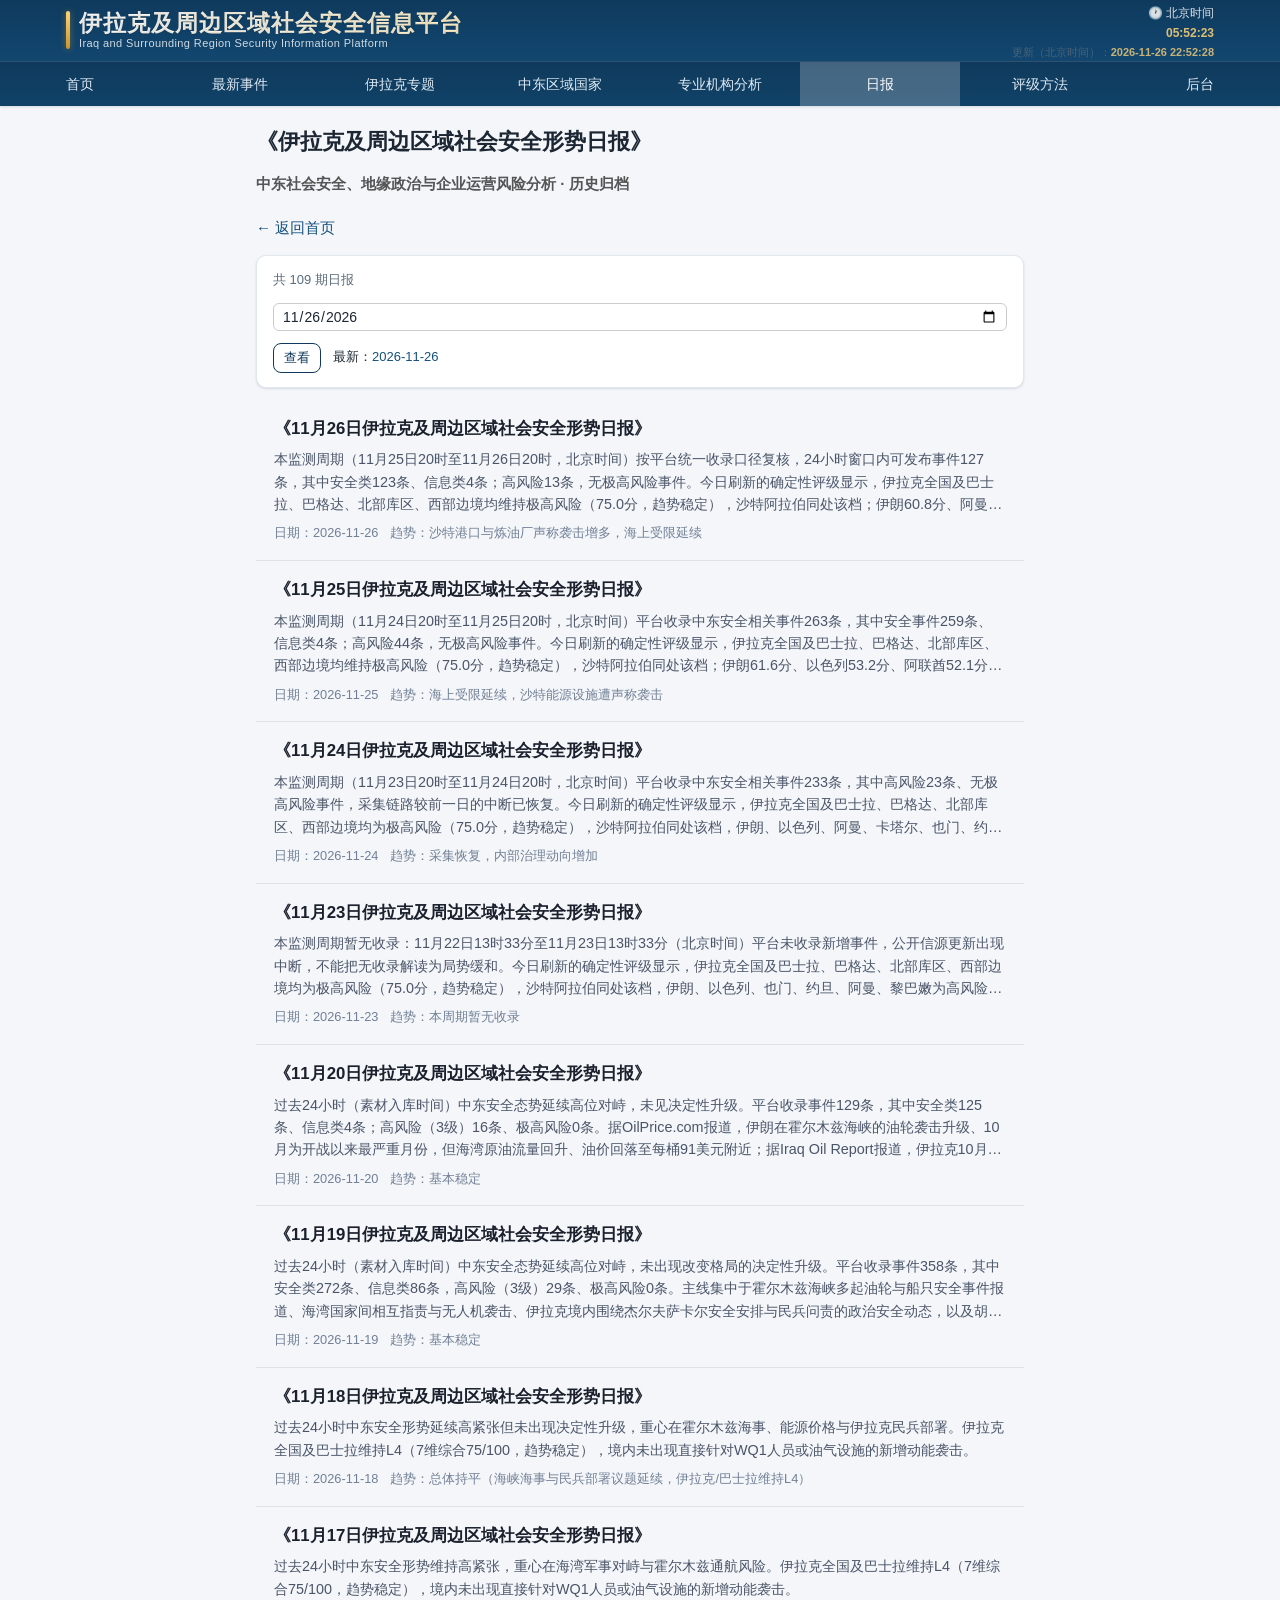
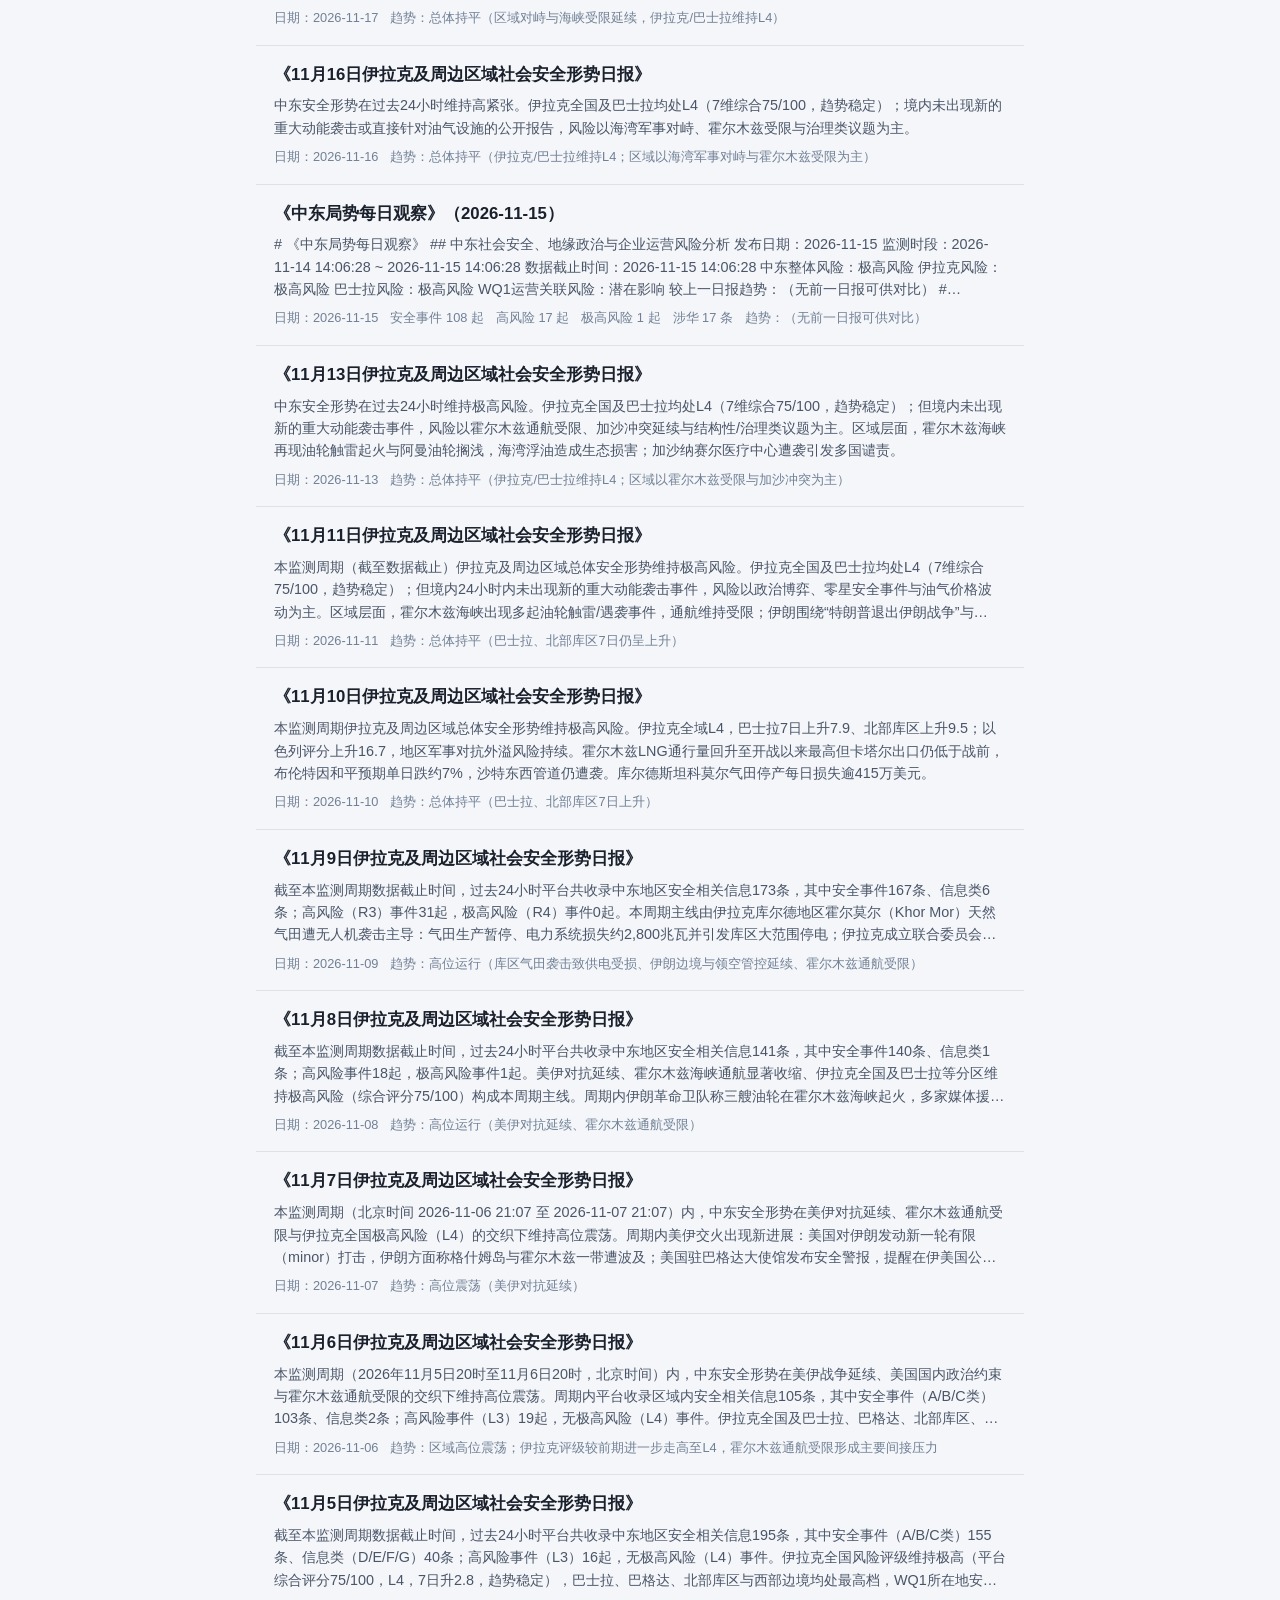
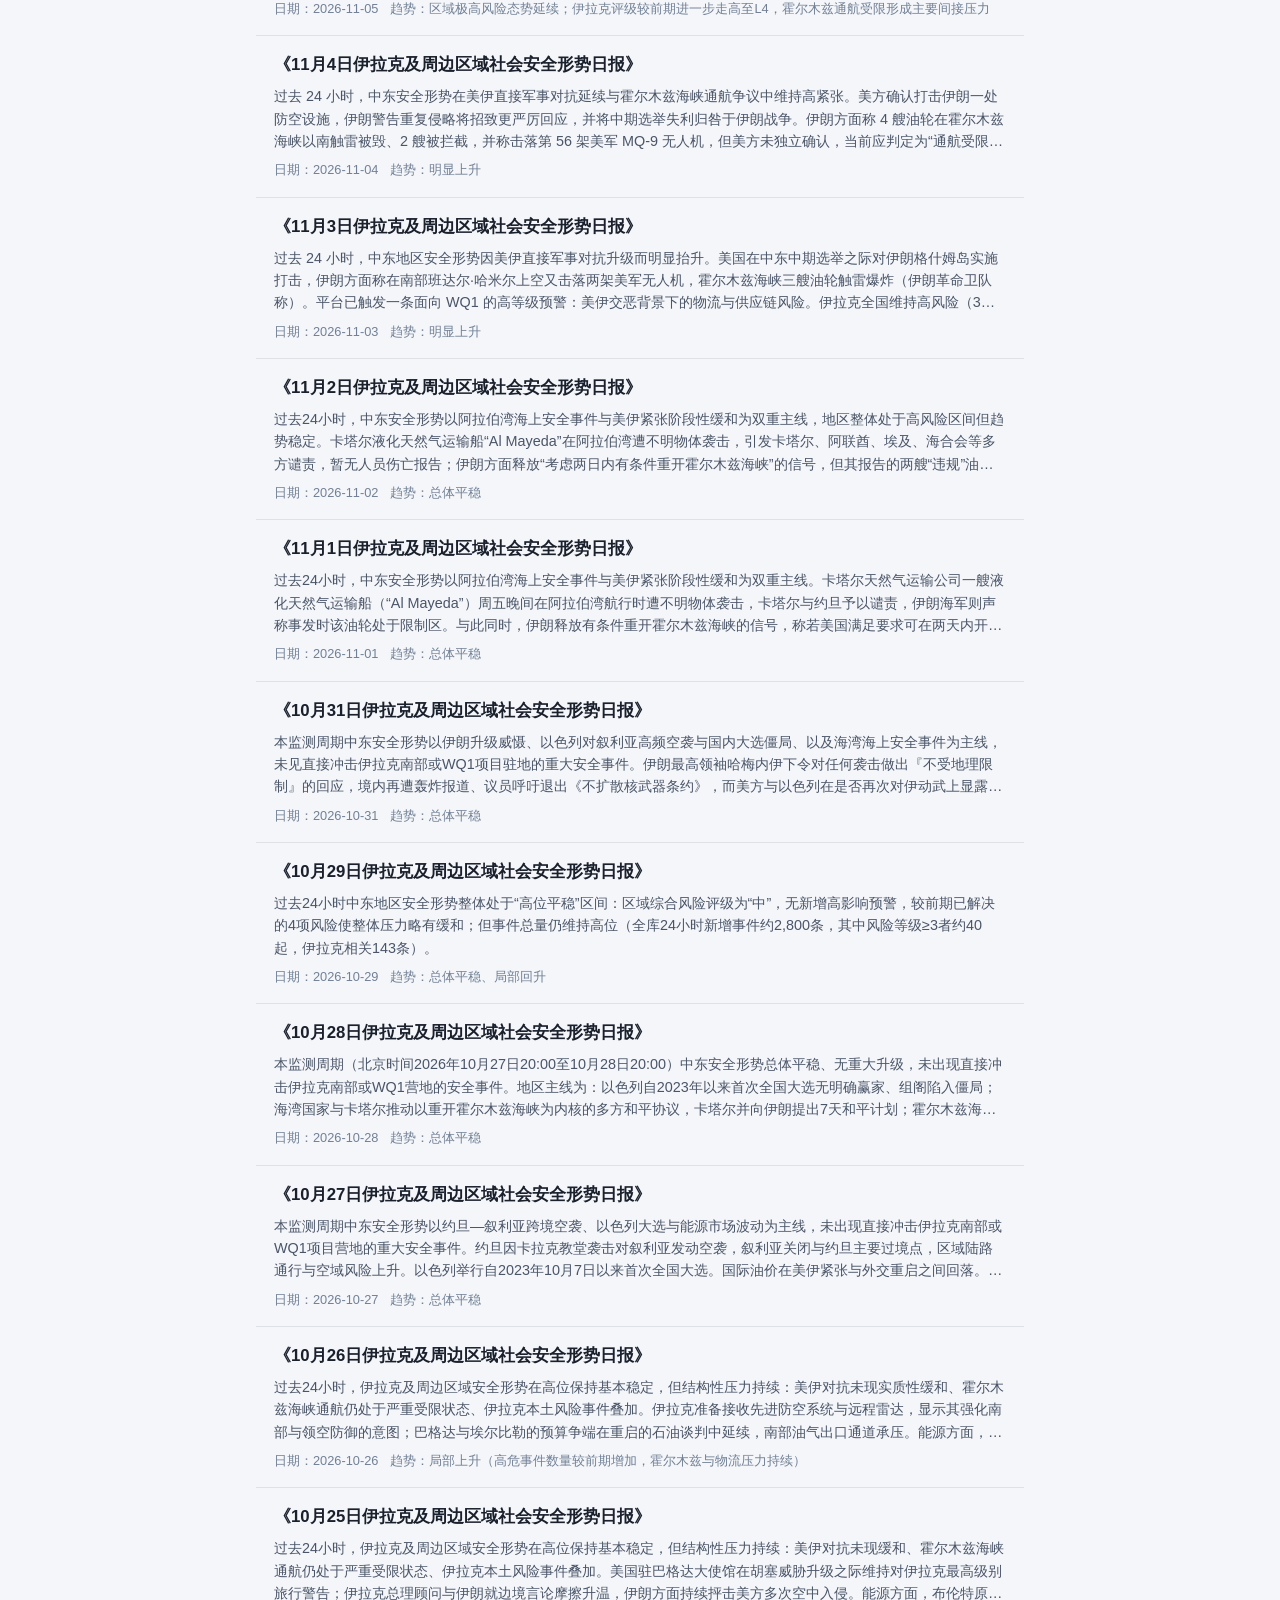
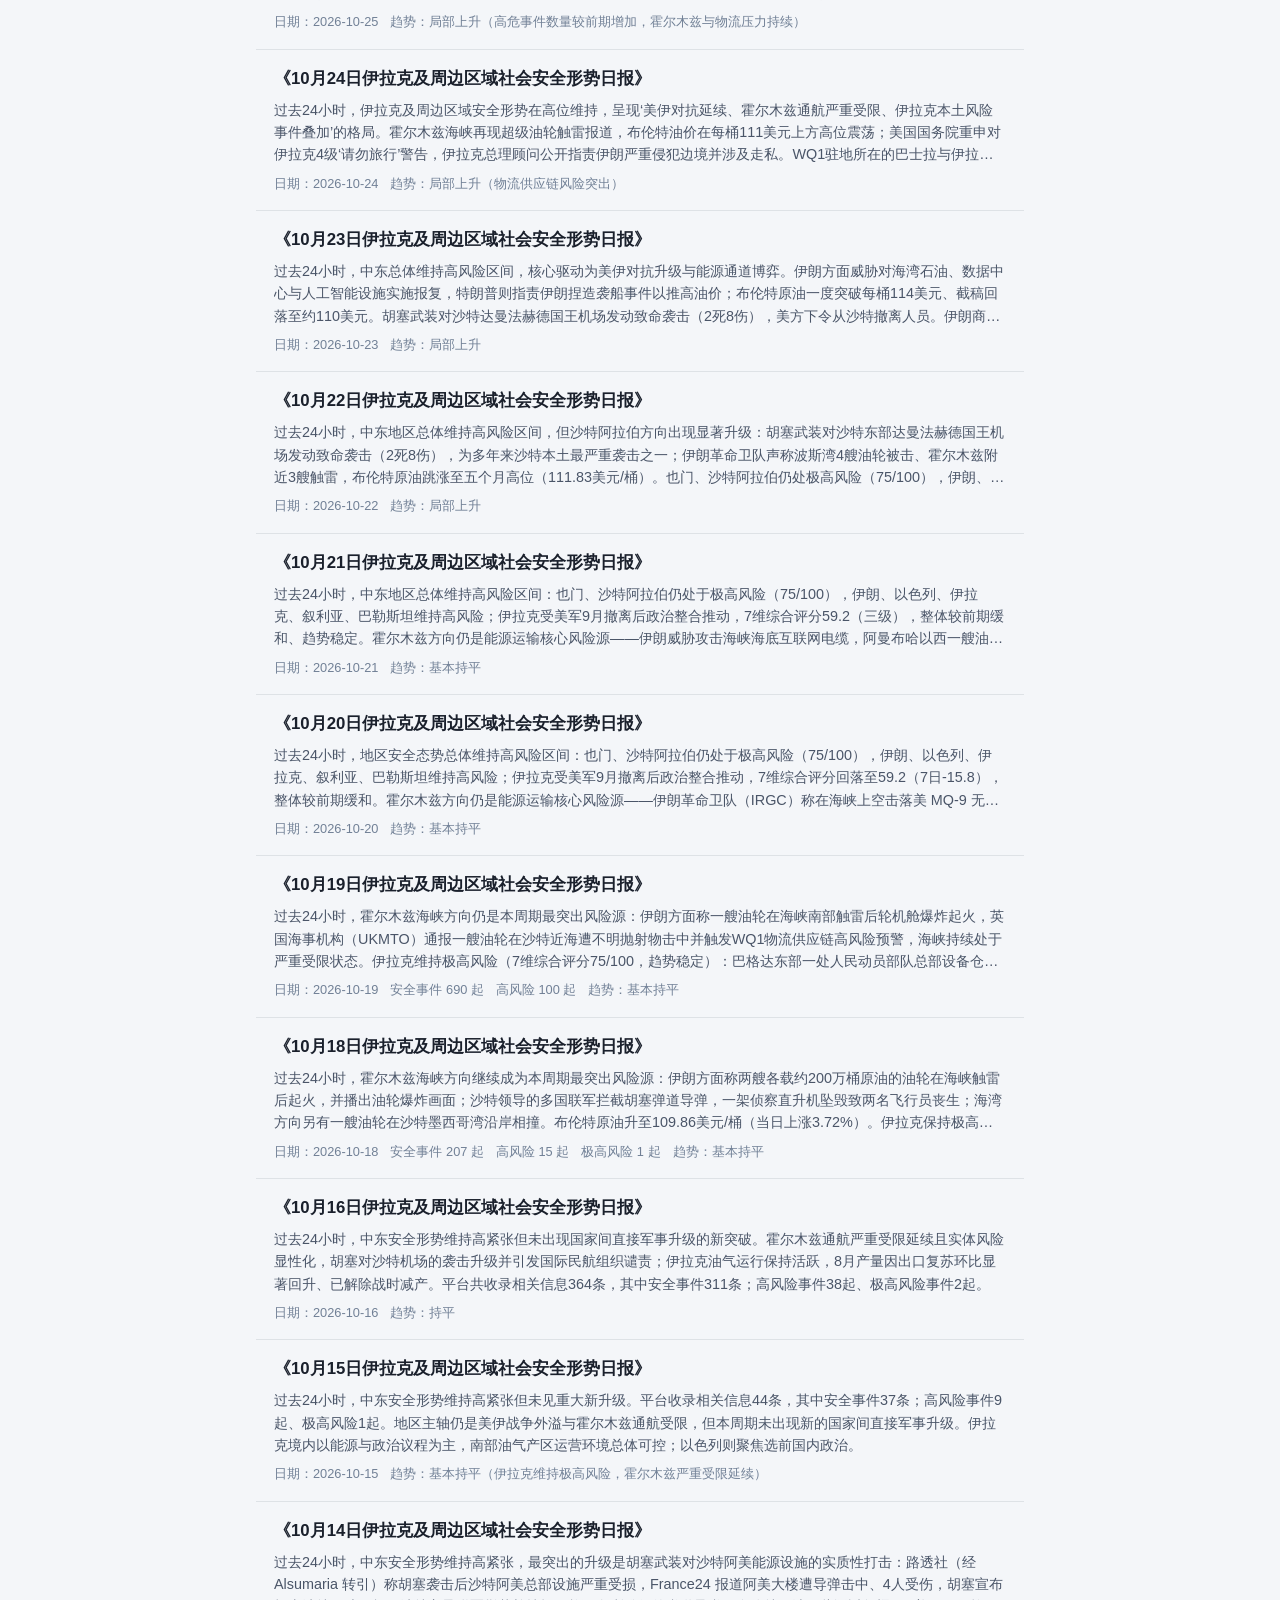
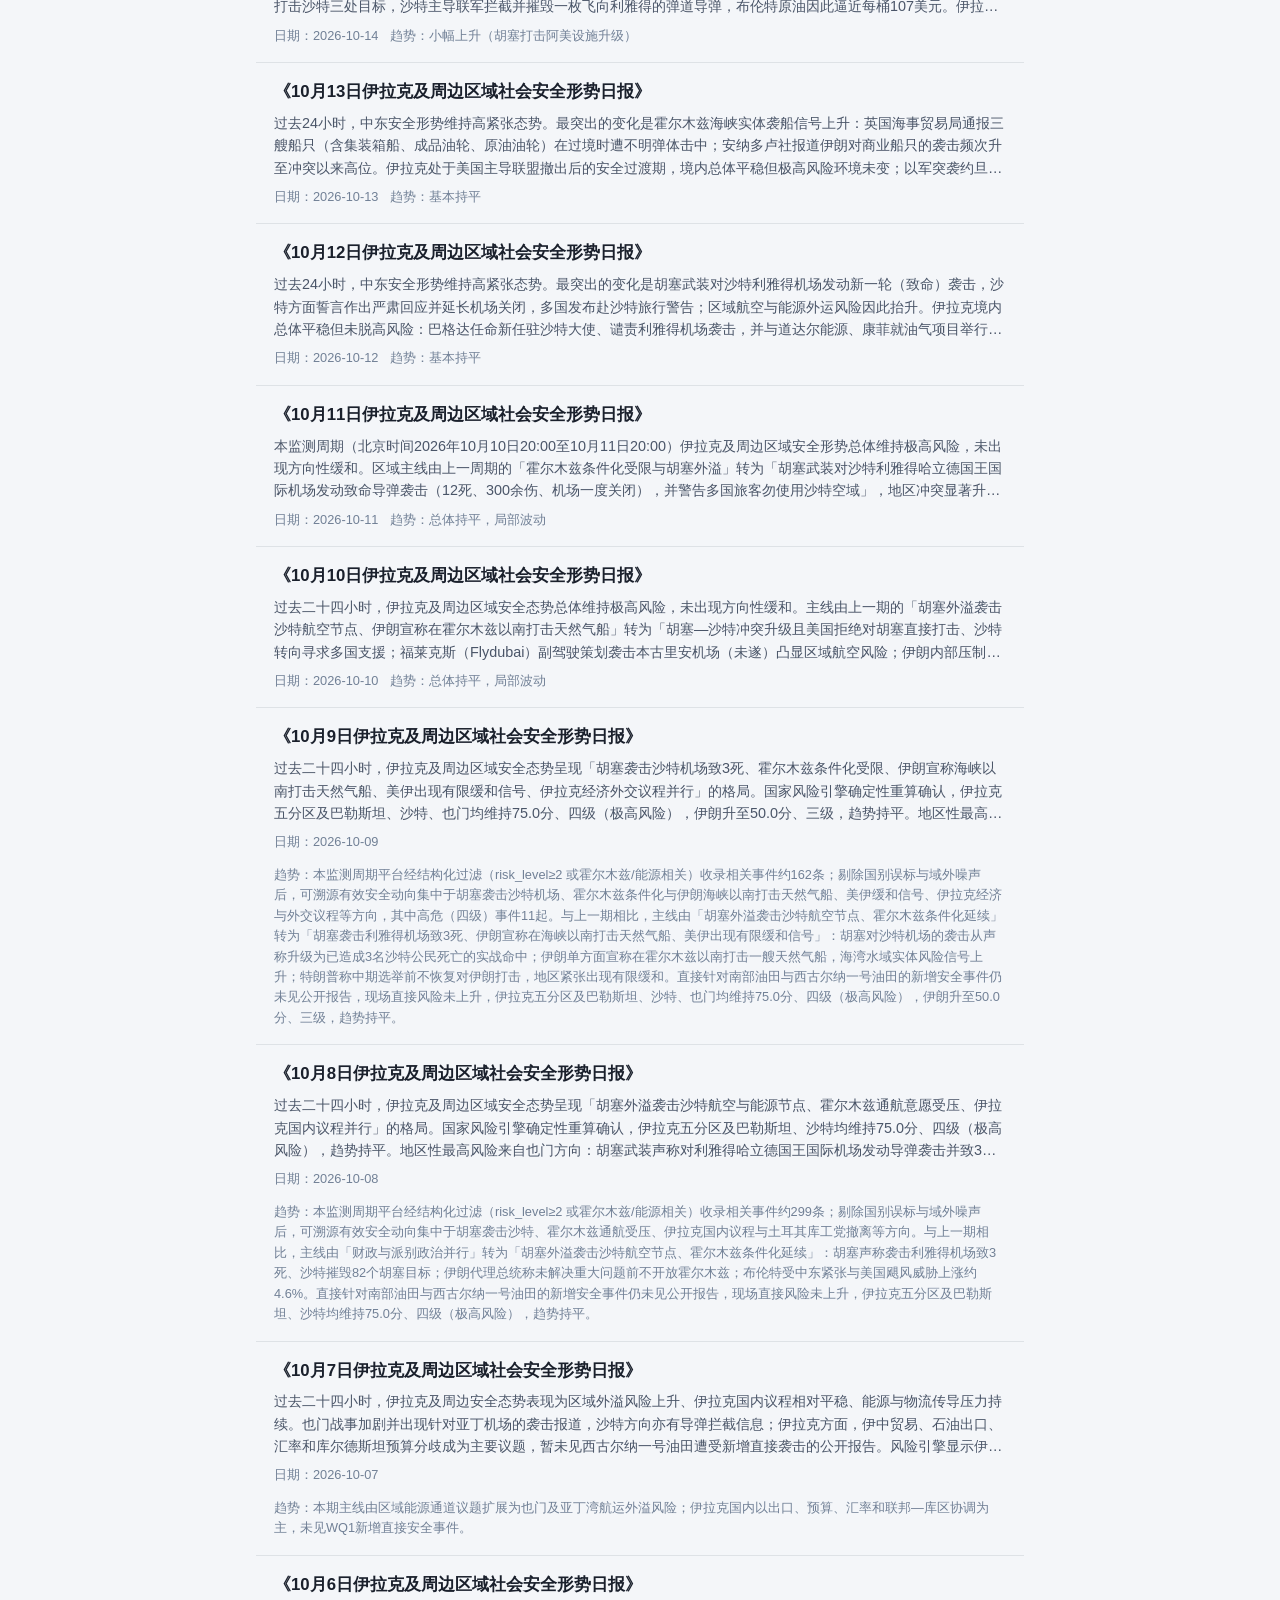
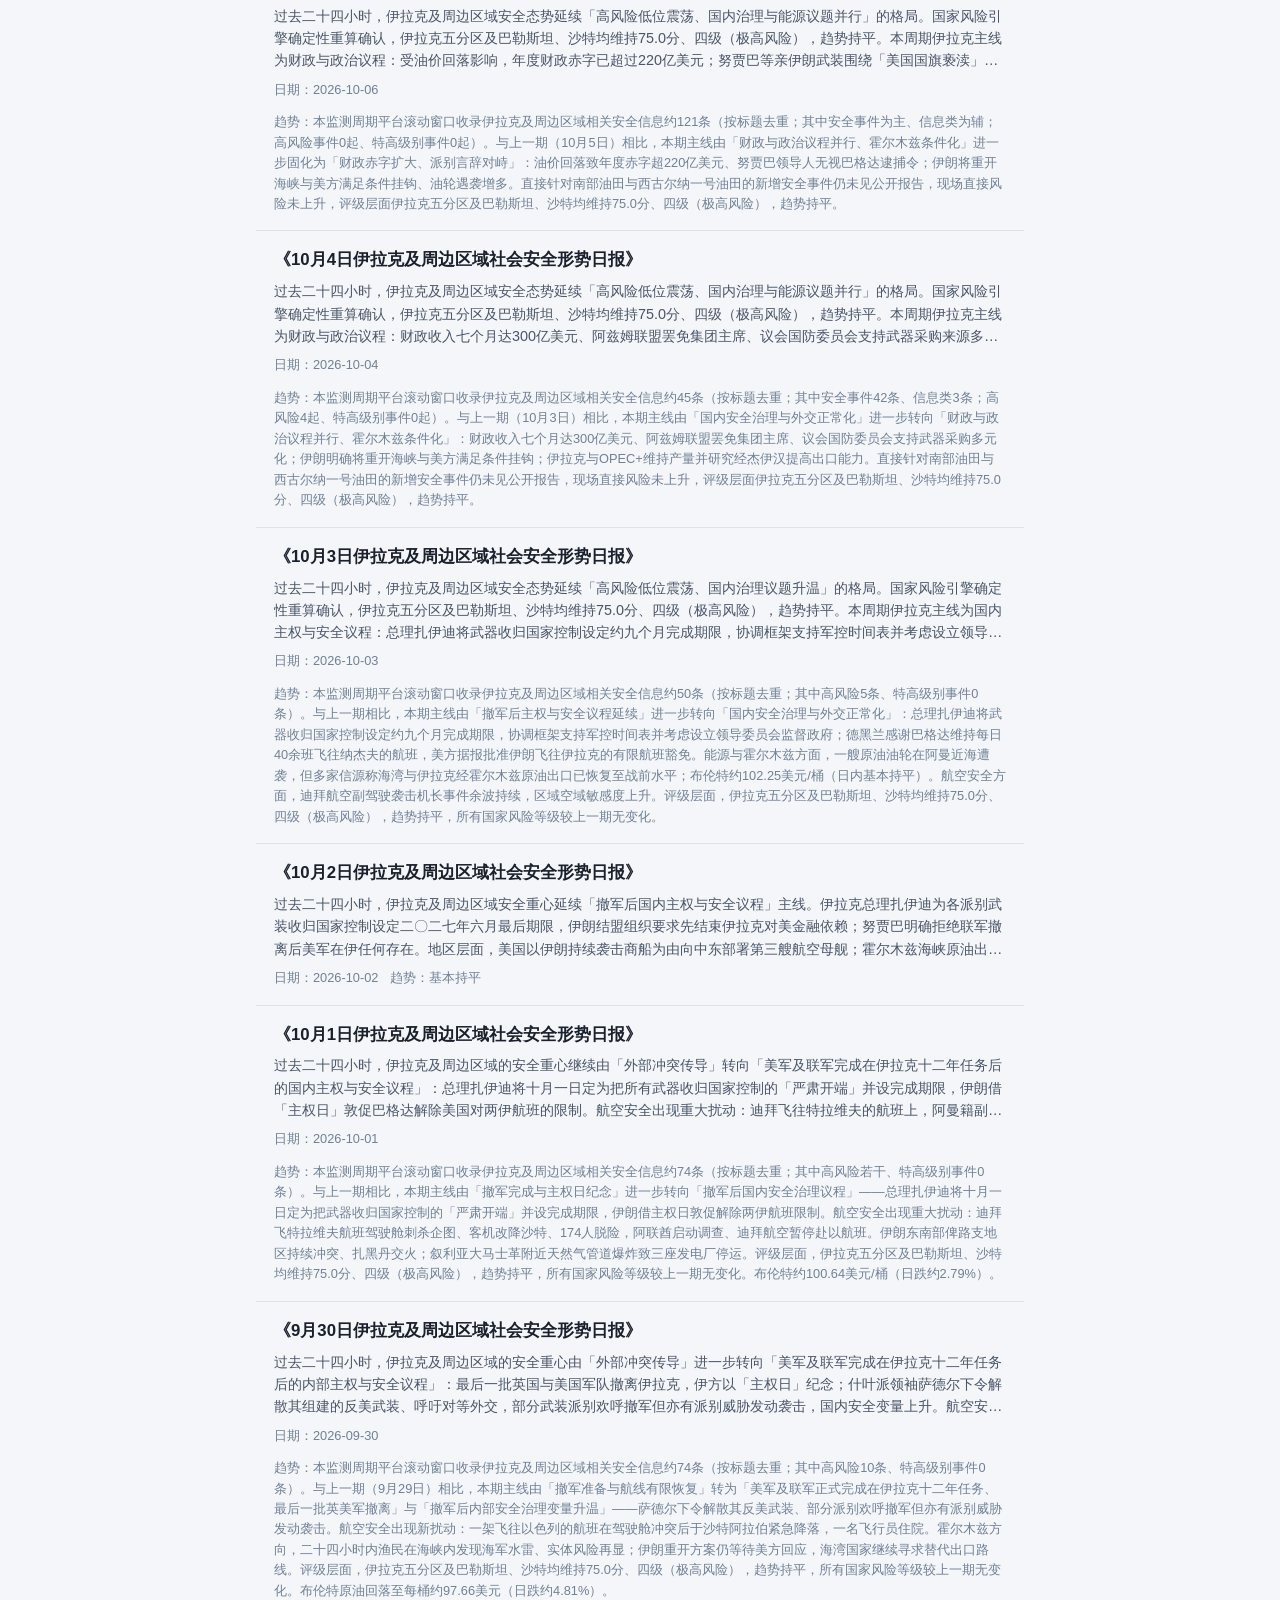
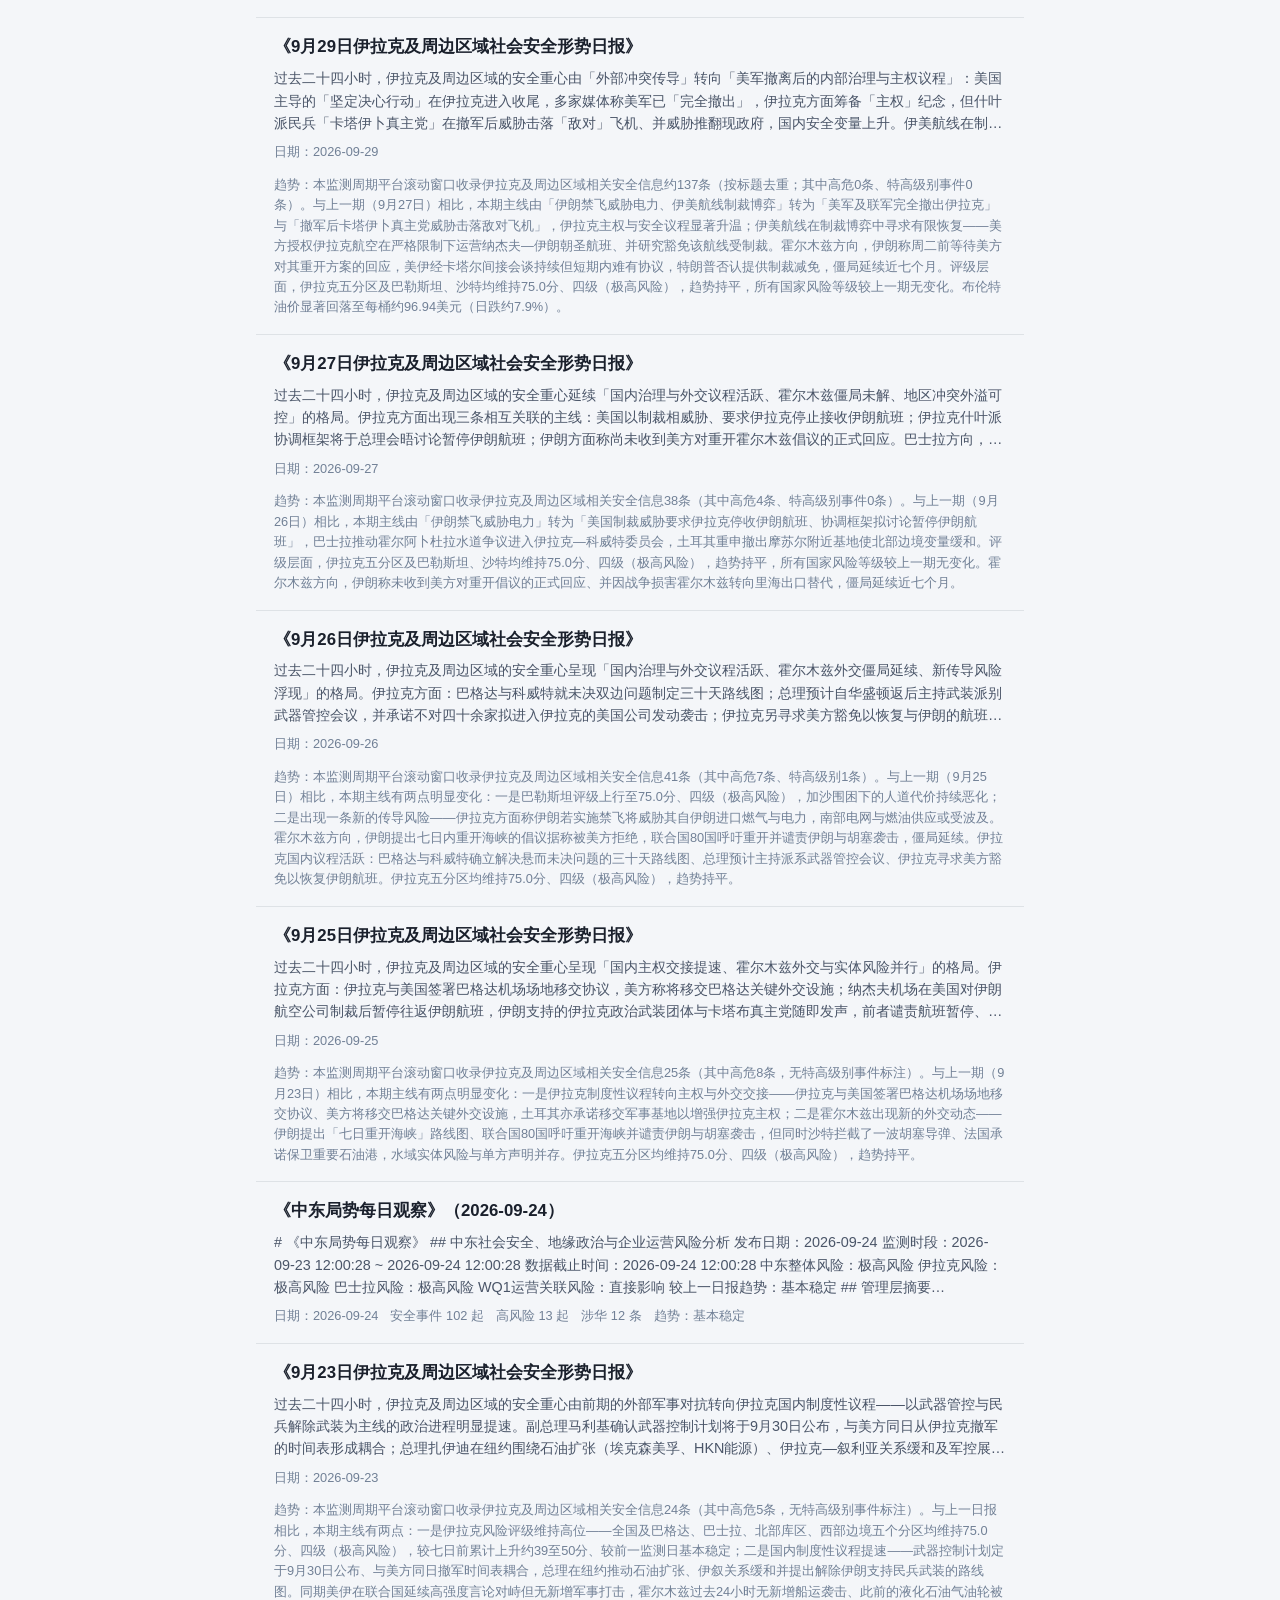
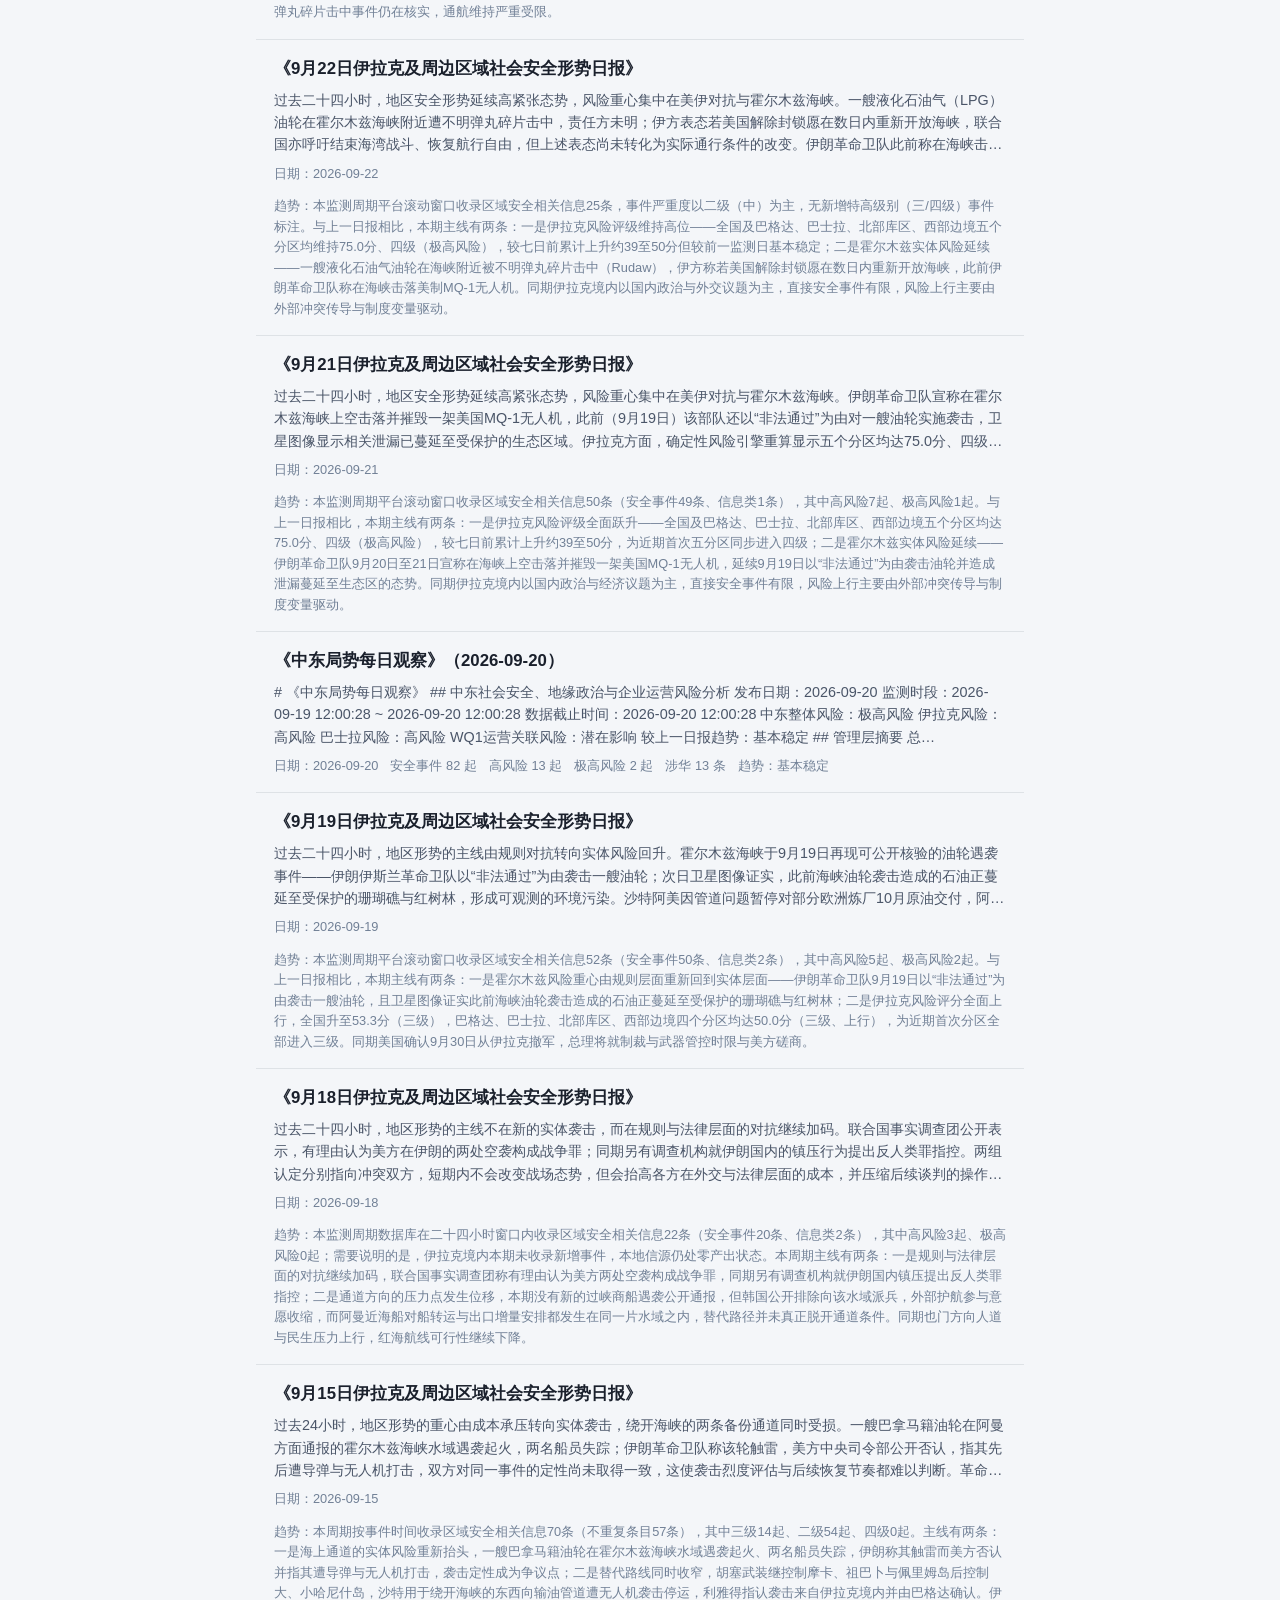
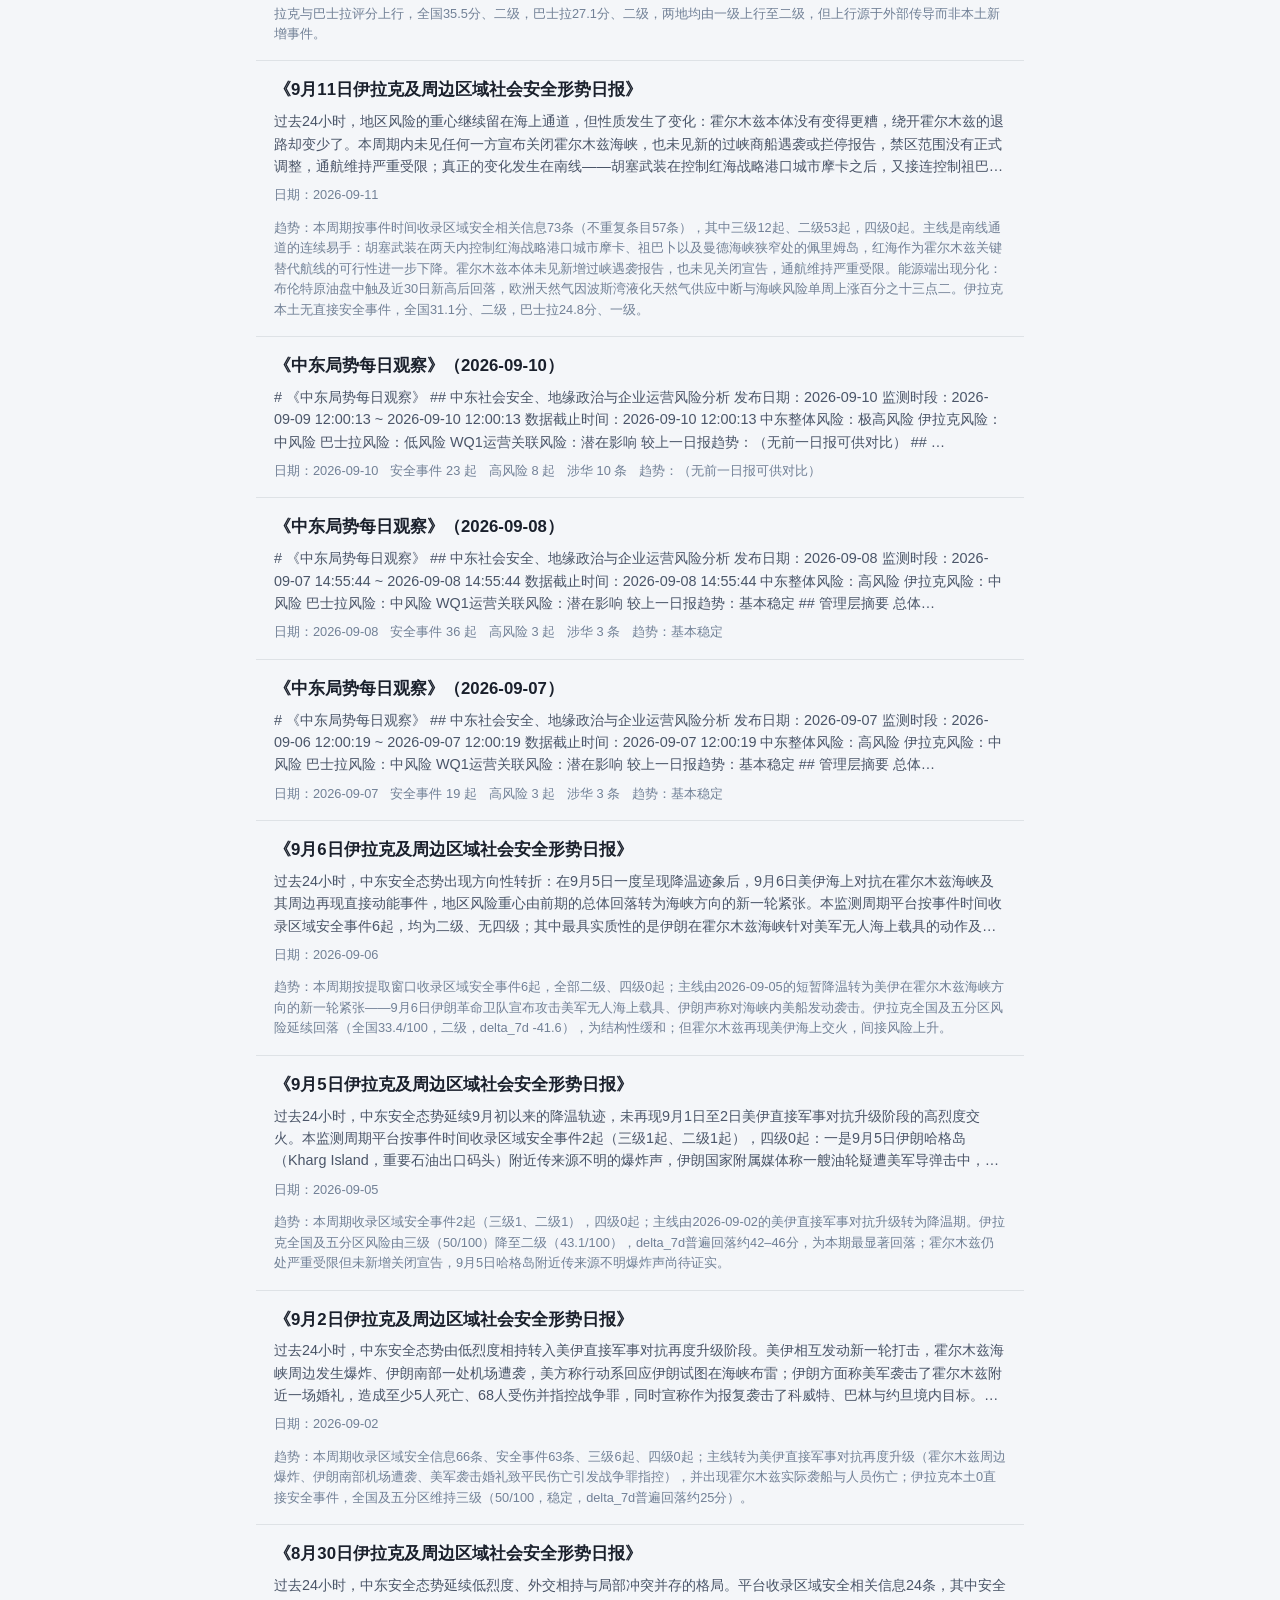
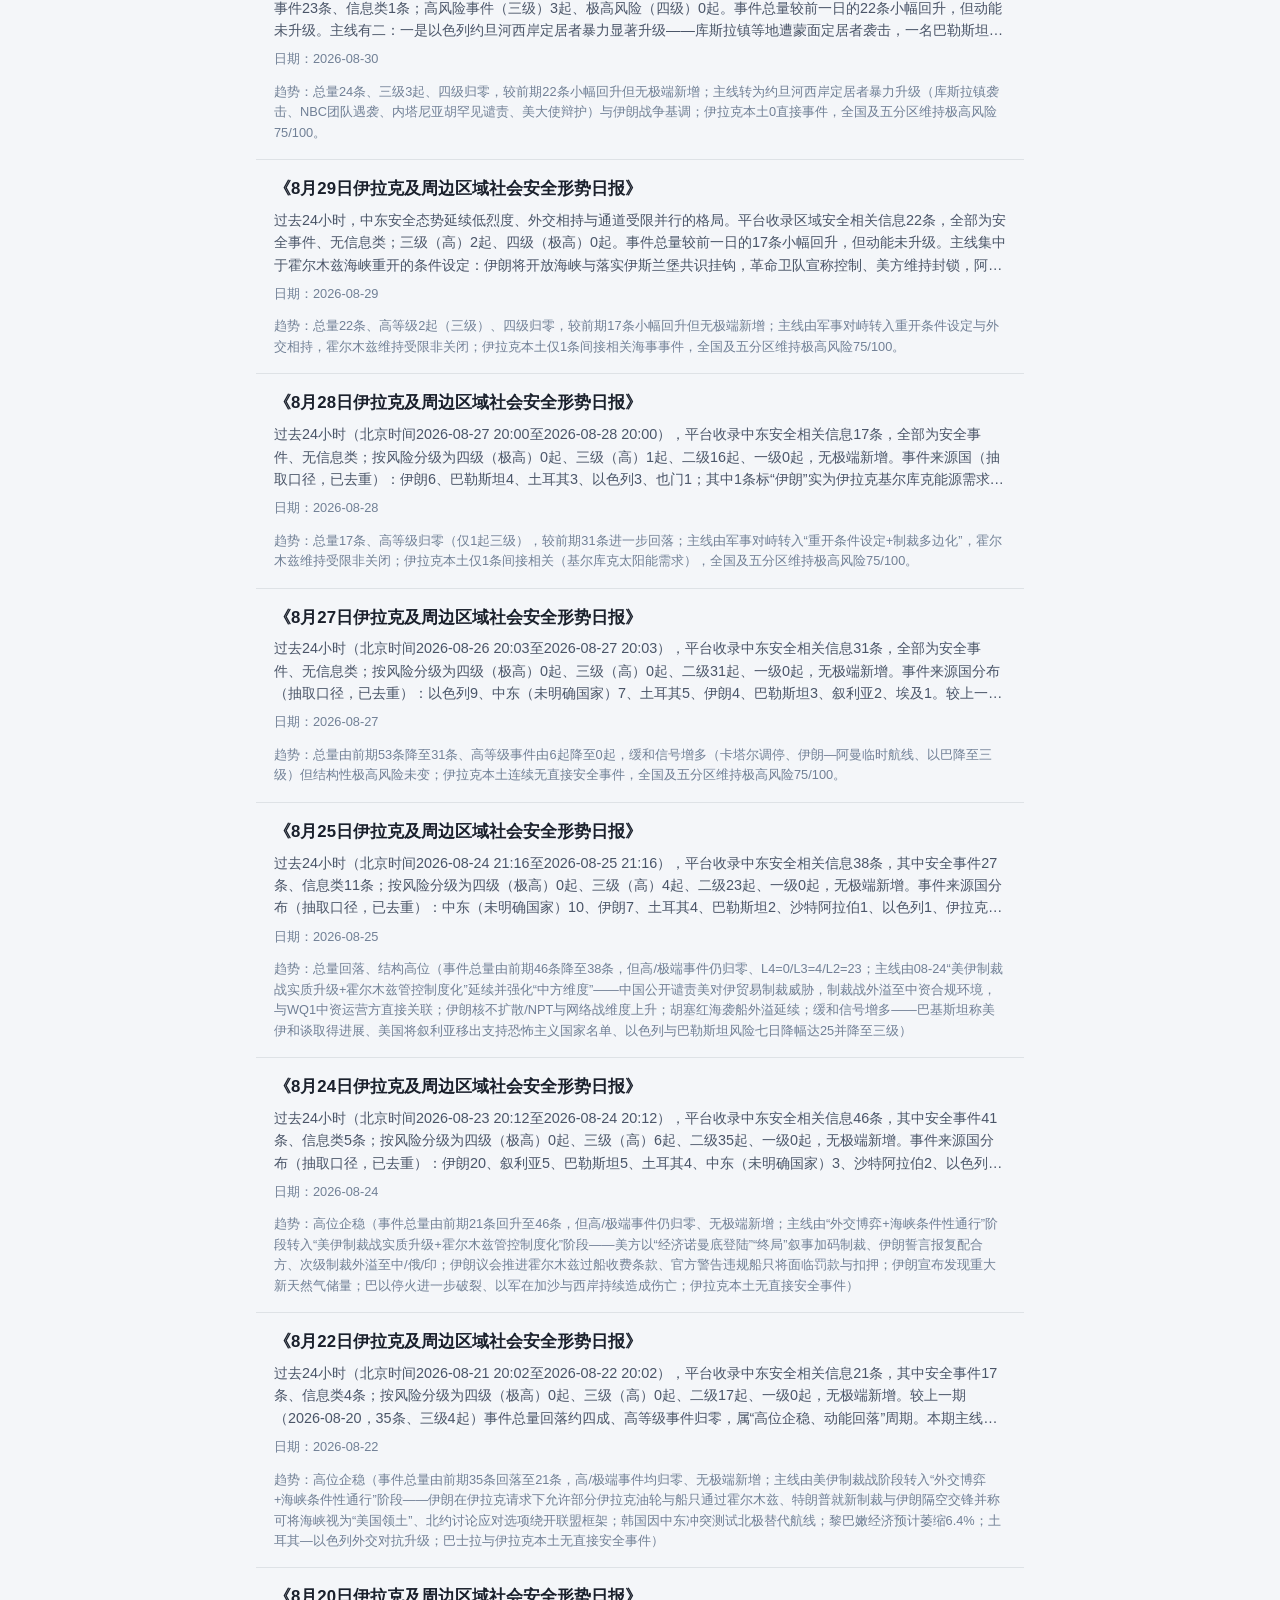
<file: reports.html>
<!DOCTYPE html>
<html lang="zh-CN">
<head>
<meta charset="utf-8">
<meta name="mesip-build" content="ts=2026-11-26 17:52:34;commit=local-20261126175234;count=70;schema=pro-public-v2">
<meta name="viewport" content="width=device-width, initial-scale=1">
<title>伊拉克及周边区域社会安全形势日报 · 历史归档 · MESIP</title>
<link rel="stylesheet" href="assets/css/style.css?v=1795704754">
<style>
  .rpt-list { max-width: 800px; margin: 0 auto; }
  .rpt-item { display: block; padding: 16px 18px; border-bottom: 1px solid #dee2e6; text-decoration: none; color: inherit; transition: background .15s; }
  .rpt-item:hover { background: #f8f9fa; }
  .rpt-item .rpt-title { font-weight: 700; font-size: 1.05rem; color: #1a202c; margin-bottom: 6px; }
  .rpt-item .rpt-summary { font-size: .9rem; color: #4a5568; line-height: 1.55; display: -webkit-box; -webkit-line-clamp: 3; -webkit-box-orient: vertical; overflow: hidden; margin-bottom: 8px; }
  .rpt-item .rpt-meta { font-size: .8rem; color: #718096; display: flex; gap: 12px; flex-wrap: wrap; }
  .rpt-item .rpt-meta span { display: inline-flex; align-items: center; gap: 4px; }
  .rpt-header { margin-bottom: 20px; }
  .rpt-header h1 { font-size: 1.4rem; margin: 0 0 4px; }
  .rpt-header .sub { color: #555; }
  .rpt-empty { text-align: center; padding: 40px 0; color: #888; }
  .rpt-nav { display: flex; gap: 10px; justify-content: center; margin-top: 20px; flex-wrap: wrap; }
  .rpt-nav a, .rpt-nav span { padding: 4px 12px; border-radius: 6px; }
  .rpt-nav a { color: #2f6feb; text-decoration: none; border: 1px solid #dee2e6; }
  .rpt-nav a:hover { background: #e8f0fe; }
  .rpt-nav .cur { background: #2f6feb; color: #fff; }
  .rpt-nav .sep { color: #ccc; }
</style>
</head>
<body>
<div id="topbar" class="topbar"></div>

<div class="container rpt-list">
  <div class="rpt-header">
    <h1>《伊拉克及周边区域社会安全形势日报》</h1>
    <p class="sub">中东社会安全、地缘政治与企业运营风险分析 · 历史归档</p>
  </div>

  <p><a href="index.html">← 返回首页</a></p>

  <div class="section" id="list"><div class="rpt-empty">加载中……</div></div>

  <div class="rpt-nav" id="pager"></div>
</div>
<footer class="site"></footer>

<script src="assets/js/api.js?v=1795704754"></script>
<script src="assets/js/common.js?v=1795704754"></script>
<script src="assets/js/data.js?v=1795704754"></script>
<script>
window.__STATIC__ = true;
(function () {
  // 兜底：防止 api.js 异常导致全局 API 未定义时，下方 API.get = ... 抛出
  // ReferenceError 而整段脚本中断（会让页面空白且无任何提示）。
  var API = window.API || (window.API = {});
  // 捕获一次，避免每次请求都重复读取可能不存在的全局对象
  var DB = window.__DB__ || null;
  window.__MESIP_DB_OK__ = !!DB;

  // 构建元数据（控制台/调试用）：build_timestamp / git_commit / public_report_count / schema_version
  try {
    var _bm = (DB && DB.build_meta) || null;
    if (_bm) {
      window.__MESIP_BUILD__ = _bm;
      console.info("[MESIP 静态构建] " + (_bm.build_timestamp || "") + " | commit=" + (_bm.git_commit || "") +
        " | 专业报告(published)=" + (_bm.public_report_count) + " | schema=" + (_bm.schema_version || ""));
    }
  } catch (e) {}

  function all() { return (DB && DB.events) || []; }
  function byId(id) {
    var arr = all();
    for (var i = 0; i < arr.length; i++) {
      if (String(arr[i].id) === String(id)) return arr[i];
    }
    return null;
  }
  function byProId(id) {
    // 详情优先从 proDetail（含全文翻译字段）查询，回退到列表精简版
    var arr = (DB && DB.proDetail) || [];
    for (var i = 0; i < arr.length; i++) {
      if (String(arr[i].id) === String(id)) return arr[i];
    }
    arr = (DB && DB.proReports) || [];
    for (var j = 0; j < arr.length; j++) {
      if (String(arr[j].id) === String(id)) return arr[j];
    }
    return null;
  }
  function proRelatedOf(r) {
    if (!r || !DB || !DB.proReports) return [];
    var theme = ((r.risk_category || "").split("/")[0] || r.content_categories || "");
    if (!theme) return [];
    return DB.proReports.filter(function (x) {
      return String(x.id) !== String(r.id) &&
        ((x.risk_category || "").indexOf(theme) >= 0 || (x.content_categories || "").indexOf(theme) >= 0);
    }).slice(0, 4);
  }
  function relatedOf(e) {
    if (!e) return [];
    return all().filter(function (x) {
      return x.country === e.country && String(x.id) !== String(e.id);
    }).slice(0, 5);
  }
  // ---- F11：历史事件分片按需回源 ----
  // data.js 只含最新 2000 条公开事件；更早的历史事件详情从
  // assets/js/event_shards/s_<id 起点>.json 按需拉取（GitHub Pages 纯静态可用）。
  var _shardCache = {};
  function shardFile(id) {
    var n = parseInt(id, 10);
    if (!n || n < 0 || isNaN(n)) return null;
    var start = Math.floor(n / 1000) * 1000;
    return "assets/js/event_shards/s_" + ("00000" + start).slice(-5) + ".json";
  }
  function loadShard(id) {
    var f = shardFile(id);
    if (!f) return Promise.resolve(null);
    if (_shardCache[f]) return _shardCache[f];
    _shardCache[f] = fetch(f, { cache: "no-cache" }).then(function (r) {
      if (!r.ok) throw new Error("分片 " + f + " 加载失败（HTTP " + r.status + "）");
      return r.json();
    }).then(function (j) {
      return (j && j.events) ? j.events : [];
    }).catch(function (e) {
      _shardCache[f] = null;   // 允许重试，不把失败永久缓存
      throw e;
    });
    return _shardCache[f];
  }
  function shardEvent(id) {
    return loadShard(id).then(function (evs) {
      for (var i = 0; i < evs.length; i++) {
        if (String(evs[i].id) === String(id)) return evs[i];
      }
      return null;
    });
  }
  function filt(qs) {
    var p = new URLSearchParams(qs || "");
    var arr = all().slice();
    var c = p.get("country"); if (c) arr = arr.filter(function (e) { return e.country === c; });
    var r = p.get("risk"); if (r) arr = arr.filter(function (e) { return String(e.risk_level) === String(r); });
    // F10 修复（2026-10-23）：分类下拉的 value 是规范代码（如 armed_conflict），
    // 而事件字段 category 是中文名（如 武装冲突与军事行动）。旧代码只比中文名，
    // 导致选择任一类别都返回 0 条。现在同时接受代码与中文名。
    var cat = p.get("category");
    if (cat) arr = arr.filter(function (e) { return e.category_code === cat || e.category === cat; });
    // F10 修复：风险下限（"高风险及以上"），与首页卡片口径一致
    var rm = p.get("risk_min"); if (rm) arr = arr.filter(function (e) { return (e.risk_level || 0) >= parseInt(rm); });
    // F10 修复：伊拉克 / WQ1 直接影响，与首页卡片同口径（标签或国家匹配）
    if (p.get("iraq") === "1") arr = arr.filter(function (e) {
      return (e.module_tags || []).indexOf("iraq") >= 0 || e.country === "伊拉克";
    });
    if (p.get("wq1") === "1") arr = arr.filter(function (e) {
      return (e.module_tags || []).indexOf("wq1") >= 0;
    });
    // F10 修复：状态过滤，使卡片链接（status=published）落地集合与卡片计数口径一致
    var st = p.get("status"); if (st) arr = arr.filter(function (e) { return e.status === st; });
    var f = p.get("from"); if (f) arr = arr.filter(function (e) { return (e.publish_time || "") >= f; });
    var t = p.get("to"); if (t) arr = arr.filter(function (e) { return (e.publish_time || "") <= t; });
    if (p.get("china") === "1") arr = arr.filter(function (e) { return e.involves_china_company || e.involves_china_citizen; });
    var q = p.get("q"); if (q) { var s = q.toLowerCase(); arr = arr.filter(function (e) { return [e.title_zh, e.title_original, e.summary, e.country, e.city, e.category, e.category_code].some(function (v) { return (v || "").toLowerCase().indexOf(s) >= 0; }); }); }
    var lim = p.get("limit"); if (lim && parseInt(lim)) arr = arr.slice(0, parseInt(lim));
    return arr;
  }
  function match(path) {
    if (!DB) throw new Error("数据未能成功加载，请刷新页面或检查网络后重试");
    if (path === "/api/overview") return DB.overview;
    if (path === "/api/home") return DB.home;
    if (path === "/api/hormuz") return { report: DB.hormuz };
    if (path === "/api/brent") return DB.brent;
    if (path.indexOf("/api/reuters") === 0) return DB.reuters || { items: [], count: 0 };
    if (path === "/api/iraq") return DB.iraq;
    if (path === "/api/reports") return { reports: DB.reports };
    if (path === "/api/countries") return { countries: ((DB.overview || {}).countries || []) };
    if (path.indexOf("/api/event/") === 0) {
      var id = path.split("/").pop();
      // 全文接口在静态版由页面自行处理（给出明确提示 + 原文链接）
      if (path.indexOf("/fulltext") >= 0) { return { status: "static", note: "静态归档版不提供按需全文翻译" }; }
      var e = byId(id);
      if (e) return { event: e, related: relatedOf(e) };
      // 主数据未收录（多为 2000 条上限外的历史事件）→ 交给分片回源
      return { __shardEventId: id };
    }
    if (path.indexOf("/api/country/") === 0) { var n = decodeURIComponent(path.split("/").pop()); return DB.countryMap[n] || { country: null, events: [], risk_history: [] }; }
    if (path.indexOf("/api/report/") === 0) { var d = path.split("/").pop(); return DB.reportMap[d] || { report: null }; }
    if (path.indexOf("/api/pro-reports") === 0) {
      // 详情页：/api/pro-reports/<id>[?...]
      if (path.indexOf("/api/pro-reports/") === 0) {
        var pid = path.split("/").pop().split("?")[0];
        var prr = byProId(pid);
        return { report: prr, related: proRelatedOf(prr) };
      }
      // 列表页：/api/pro-reports[?...]
      var qs = path.split("?")[1] || "";
      var p = new URLSearchParams(qs);
      var arr = (DB.proReports) || [];
      // 默认仅返回 published（与 server.py _pro_public_filters 一致），export=all 解除限制
      var xpt = p.get("export");
      if (xpt !== "all") { arr = arr.filter(function (x) { return x.status === "published"; }); }
      var org = p.get("org");
      if (org) arr = arr.filter(function (x) { return (x.org || "").indexOf(org) >= 0; });
      var cps = p.get("copyright_status");
      if (cps) arr = arr.filter(function (x) { return x.copyright_status === cps; });
      var dom = p.get("domain");
      if (dom) arr = arr.filter(function (x) { return (x.content_categories || "").indexOf(dom) >= 0; });
      var wq = p.get("wq1_relevance");
      if (wq) arr = arr.filter(function (x) { return x.wq1_relevance === wq; });
      var rg = p.get("region");
      if (rg) arr = arr.filter(function (x) { return (x.regions || x.countries || "").indexOf(rg) >= 0; });
      var q = p.get("q");
      if (q) {
        var s = q.toLowerCase();
        arr = arr.filter(function (x) {
          return [x.title_zh, x.title_orig, x.org, x.content_zh, x.core_conclusion].some(function (v) { return (v || "").toLowerCase().indexOf(s) >= 0; });
        });
      }
      var orgs = {}, cops = {};
      arr.forEach(function (x) { if (x.org) orgs[x.org] = 1; if (x.copyright_status) cops[x.copyright_status] = 1; });
      // 分页（与 server.py api_pro_reports 一致）
      var total = arr.length;
      var pg = parseInt(p.get("page") || "1", 10); if (!pg || pg < 1) pg = 1;
      var psz = parseInt(p.get("page_size") || "0", 10); if (!psz || psz < 0) psz = 0;
      if (psz > 100) psz = 100;
      var out = arr;
      if (psz > 0) out = arr.slice((pg - 1) * psz, pg * psz);
      return { reports: out, count: out.length, total: total, orgs: Object.keys(orgs), copyright_statuses: Object.keys(cops) };
    }
    if (path.indexOf("/api/pro-institutions") === 0) {
      return DB.proInstitutions || { institutions: [], count: 0 };
    }
    if (path.indexOf("/api/decision-brief") === 0) {
      // Stage 4（2026-08-05）：决策型日报静态路由
      var q = new URLSearchParams(path.split("?")[1] || "");
      var ddate = q.get("date") || "";
      var arr = DB.decisionBriefs || [];
      if (ddate) {
        var hit = null;
        for (var i = 0; i < arr.length; i++) { if (arr[i].brief_date === ddate) { hit = arr[i]; break; } }
        return { brief: hit };
      }
      return { brief: arr.length ? arr[0] : null };
    }
    if (path.indexOf("/api/pro-compare") === 0) {
      return { comparable: false, count: 0, reports: [], message: "静态归档版暂不支持多机构对比，请访问原站或联系管理员。" };
    }
    if (path.indexOf("/api/events") === 0) { var fa = filt(path.split("?")[1] || ""); return { events: fa, count: fa.length }; }
    if (path.indexOf("/api/search") === 0) { var q = new URLSearchParams(path.split("?")[1] || "").get("q") || ""; var s = q.toLowerCase(); var fa = all().filter(function (e) { return [e.title_zh, e.title_original, e.summary, e.country, e.city, e.category].some(function (v) { return (v || "").toLowerCase().indexOf(s) >= 0; }); }); return { events: fa, count: fa.length }; }
    return { error: "static-unknown-path", path: path };
  }
  // 关键修复：用 Promise 包裹，任何同步异常都转为 rejected，从而被页面 .catch 捕获，
  // 避免原来“data.js 未加载时同步抛错、页面空白且无提示”的问题。
  API.get = function (path) {
    return new Promise(function (resolve, reject) {
      try {
        var r = match(path);
        if (r && r.error) { reject(new Error("静态数据缺失：" + (r.error || path))); return; }
        // F11：主数据（data.js，最新 2000 条）里没有的事件 → 按需拉历史分片
        if (r && r.__shardEventId !== undefined) {
          shardEvent(r.__shardEventId).then(function (ev) {
            if (!ev) {
              // 分片里也没有：说明该记录不满足公开条件（已隔离/未获发布资格/涉版权或安全限制）
              resolve({ event: null, related: [], notPublic: true });
              return;
            }
            resolve({ event: ev, related: relatedOf(ev) });
          }).catch(function (err) { reject(err); });
          return;
        }
        resolve(r);
      } catch (e) { reject(e); }
    });
  };
  API.post = function () { return Promise.resolve({ ok: false, static: true, msg: "静态归档版不支持该操作" }); };

  // 若数据整体缺失，显示顶部提示条（各页面 .catch 还会显示具体错误）
  if (!DB) {
    document.addEventListener("DOMContentLoaded", function () {
      var b = document.getElementById("dbError");
      if (b) b.style.display = "block";
    });
  }
})();
</script>
<script>
renderHeader("reports.html");

API.get("/api/reports").then(d => {
  const rs = (d.reports || []).slice().sort((a, b) => (b.date || "").localeCompare(a.date || ""));
  if (!rs.length) {
    $("#list").innerHTML = `<div class="rpt-empty">
      <p>暂无日报</p>
      <p class="small muted">系统将在下次自动采集后生成今日日报。</p>
    </div>`;
    return;
  }
  let html = "";
  rs.forEach((r, i) => {
    const title = r.title || `《${Number(r.date.split("-")[1])}月${Number(r.date.split("-")[2])}日伊拉克及周边区域社会安全形势日报》`;
    let summary = (r.summary || "").replace(/\s+/g, " ").trim();
    if (summary.length > 200) summary = summary.slice(0, 197) + "…";
    const cnt = r.counts || {};
    const meta = [];
    meta.push(`日期：${r.date}`);
    if (cnt.security_24h) meta.push(`安全事件 ${cnt.security_24h} 起`);
    if (cnt.high_24h) meta.push(`高风险 ${cnt.high_24h} 起`);
    if (cnt.extreme_24h) meta.push(`极高风险 ${cnt.extreme_24h} 起`);
    if (cnt.china_24h) meta.push(`涉华 ${cnt.china_24h} 条`);
    if (r.trend) meta.push(`趋势：${r.trend}`);
    html += `<a class="rpt-item" href="report.html?d=${r.date}">
      <div class="rpt-title">${esc(title)}</div>
      ${summary ? `<div class="rpt-summary">${esc(summary)}</div>` : ""}
      <div class="rpt-meta">${meta.map(m => `<span>${esc(m)}</span>`).join("")}</div>
    </a>`;
  });
  $("#list").innerHTML = `<div class="panel" style="margin-bottom:12px;">
    <div style="display:flex;gap:12px;align-items:center;flex-wrap:wrap;">
      <span class="small muted">共 ${rs.length} 期日报</span>
      <input type="date" id="dateGo" style="padding:4px 8px;border:1px solid #ccc;border-radius:6px;">
      <button class="btn sm ghost" onclick="go()">查看</button>
      ${rs.length > 0 ? `<span class="small">最新：<a href="report.html?d=${rs[0].date}">${rs[0].date}</a></span>` : ""}
    </div>
  </div>${html}`;
  document.getElementById("dateGo").value = rs[0] ? rs[0].date : "";
}).catch(e => { $("#list").innerHTML = `<div class="rpt-empty">加载失败：${esc(e.message)}</div>`; });

function go() {
  const d = document.getElementById("dateGo").value;
  if (d) location.href = "report.html?d=" + d;
}
</script>
</body>
</html>
</file>
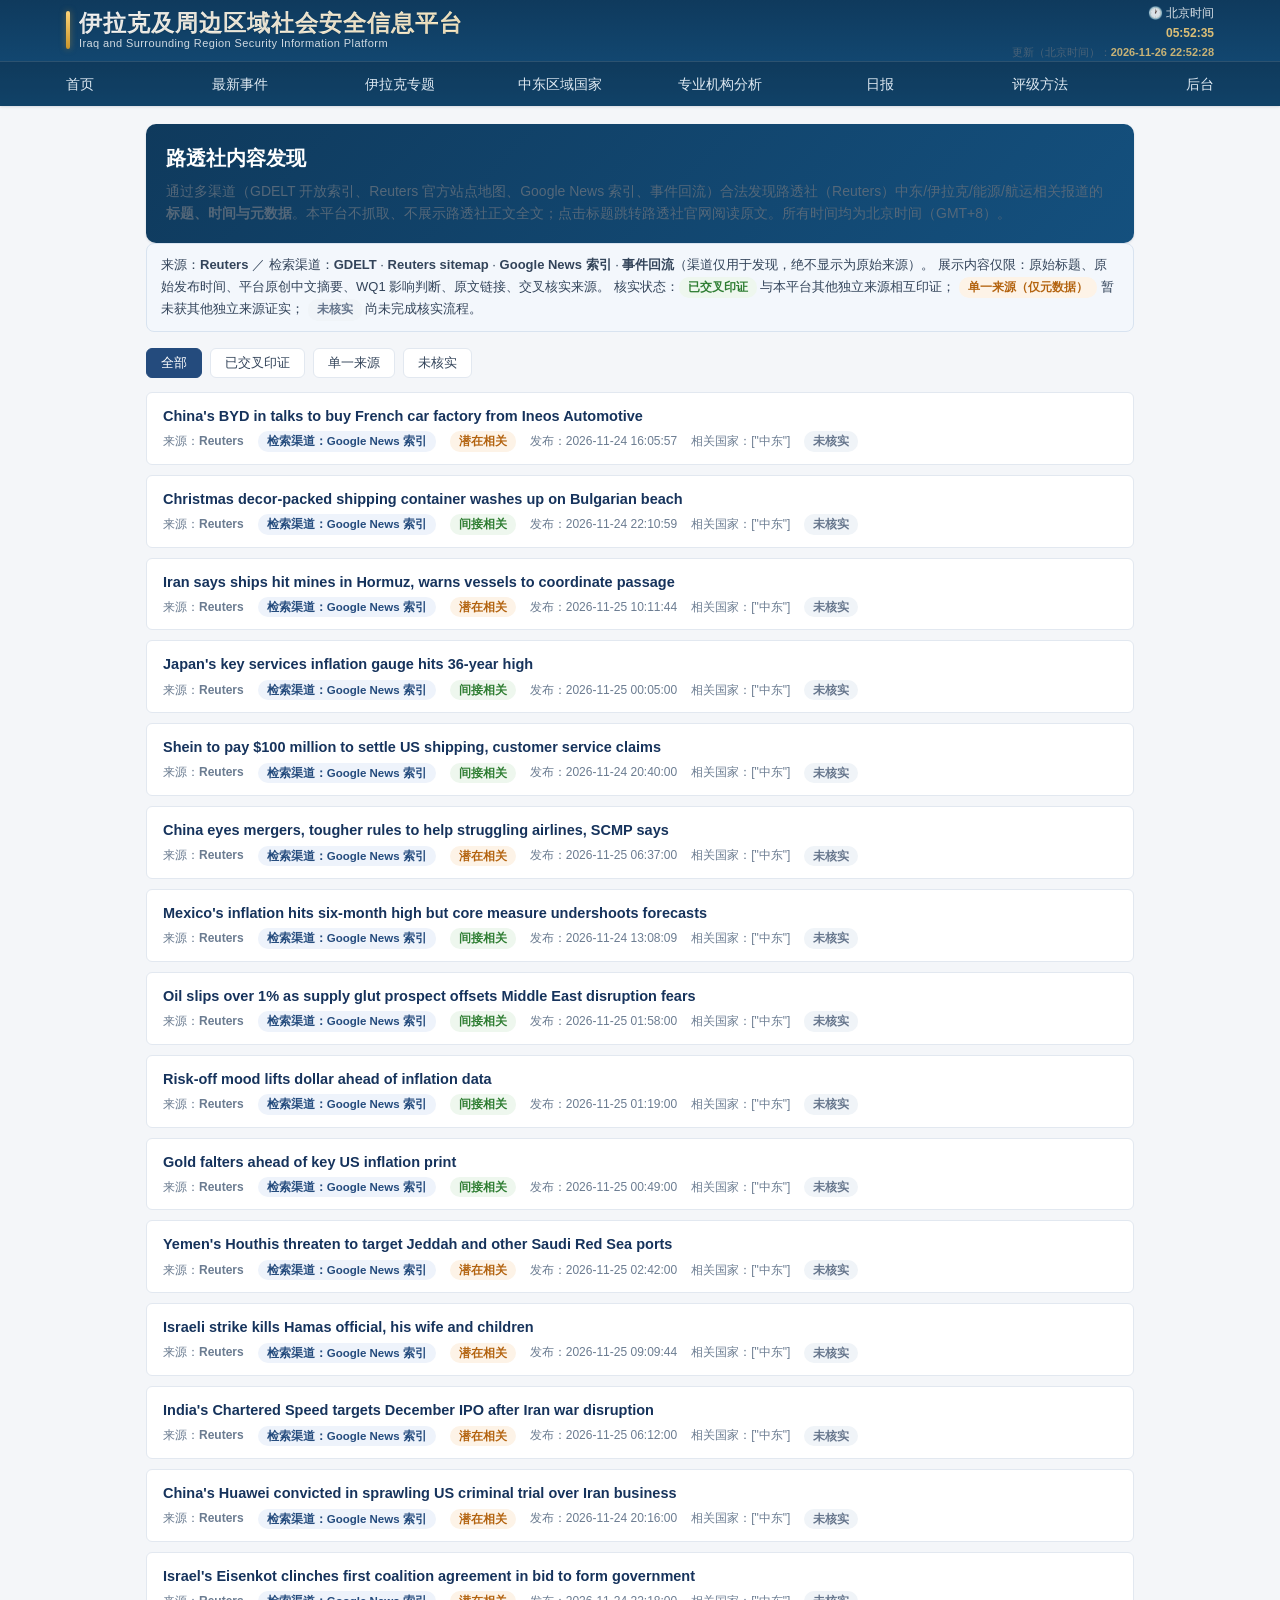
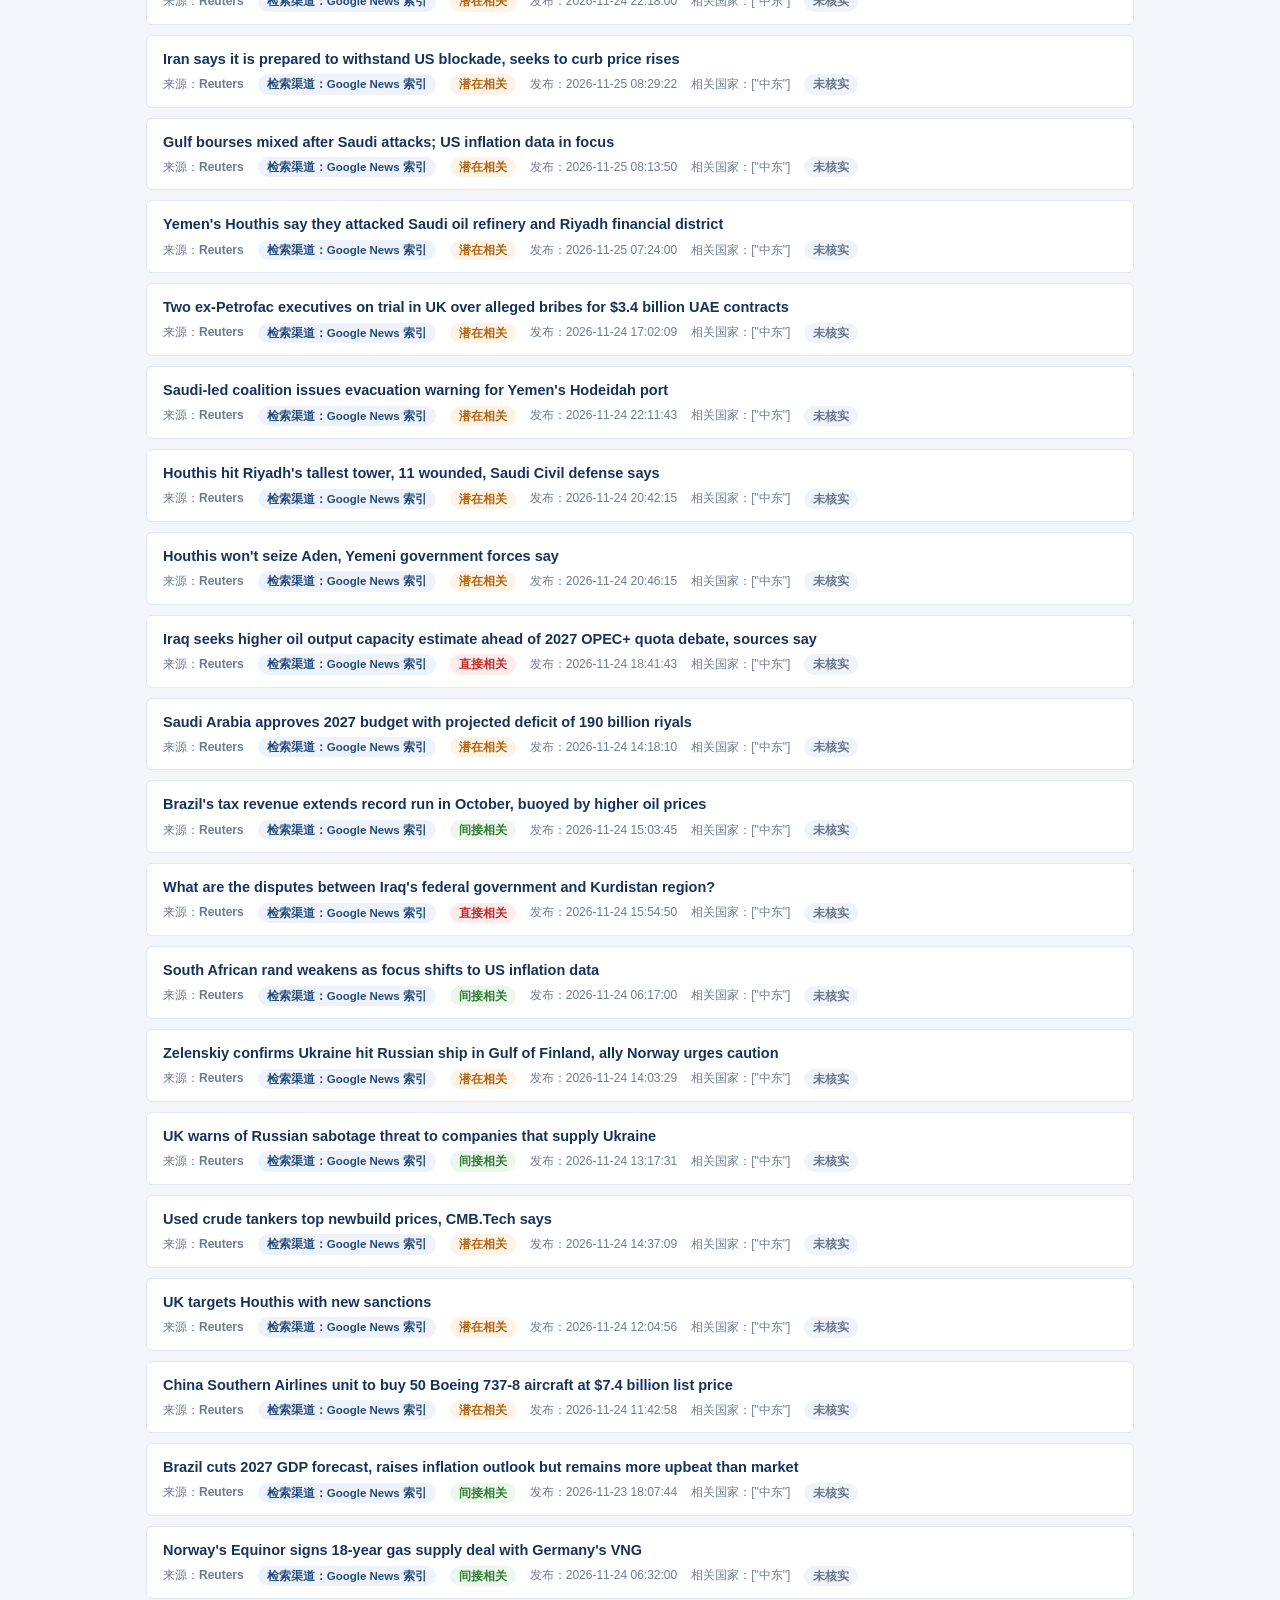
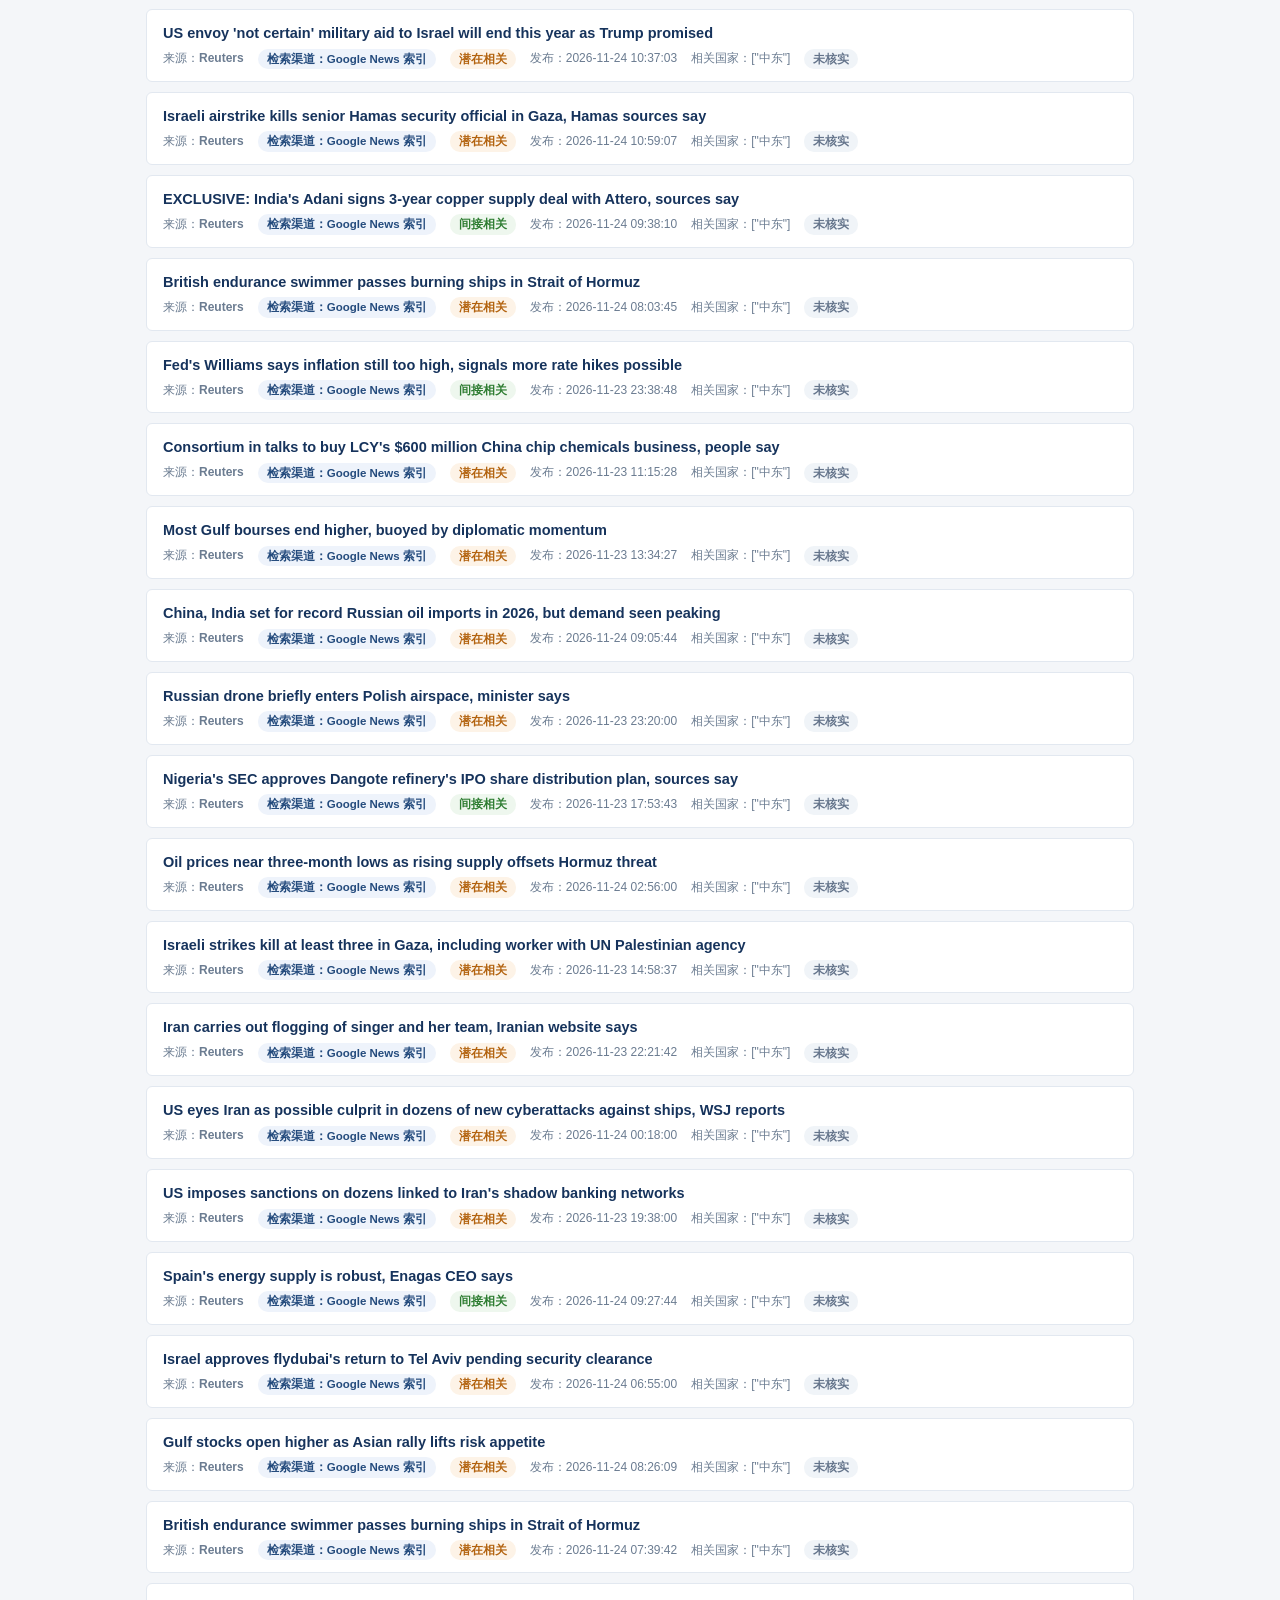
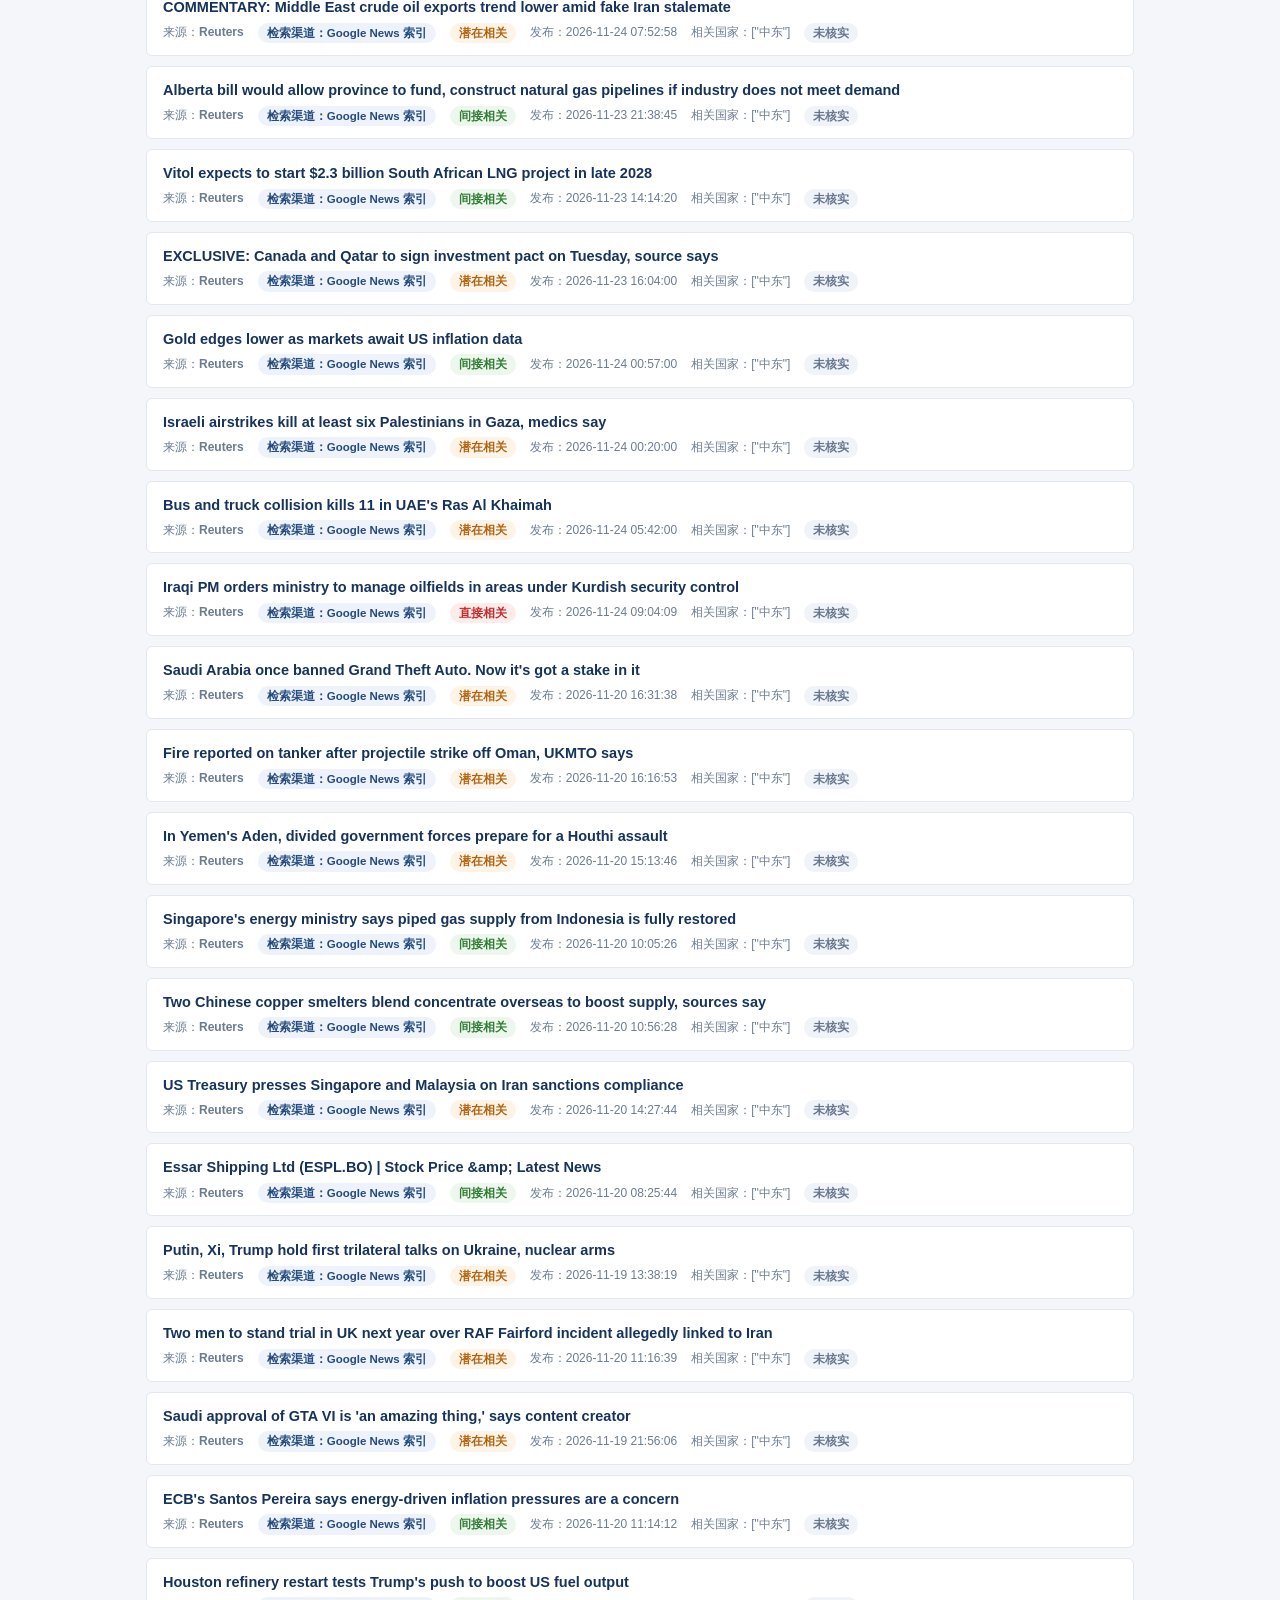
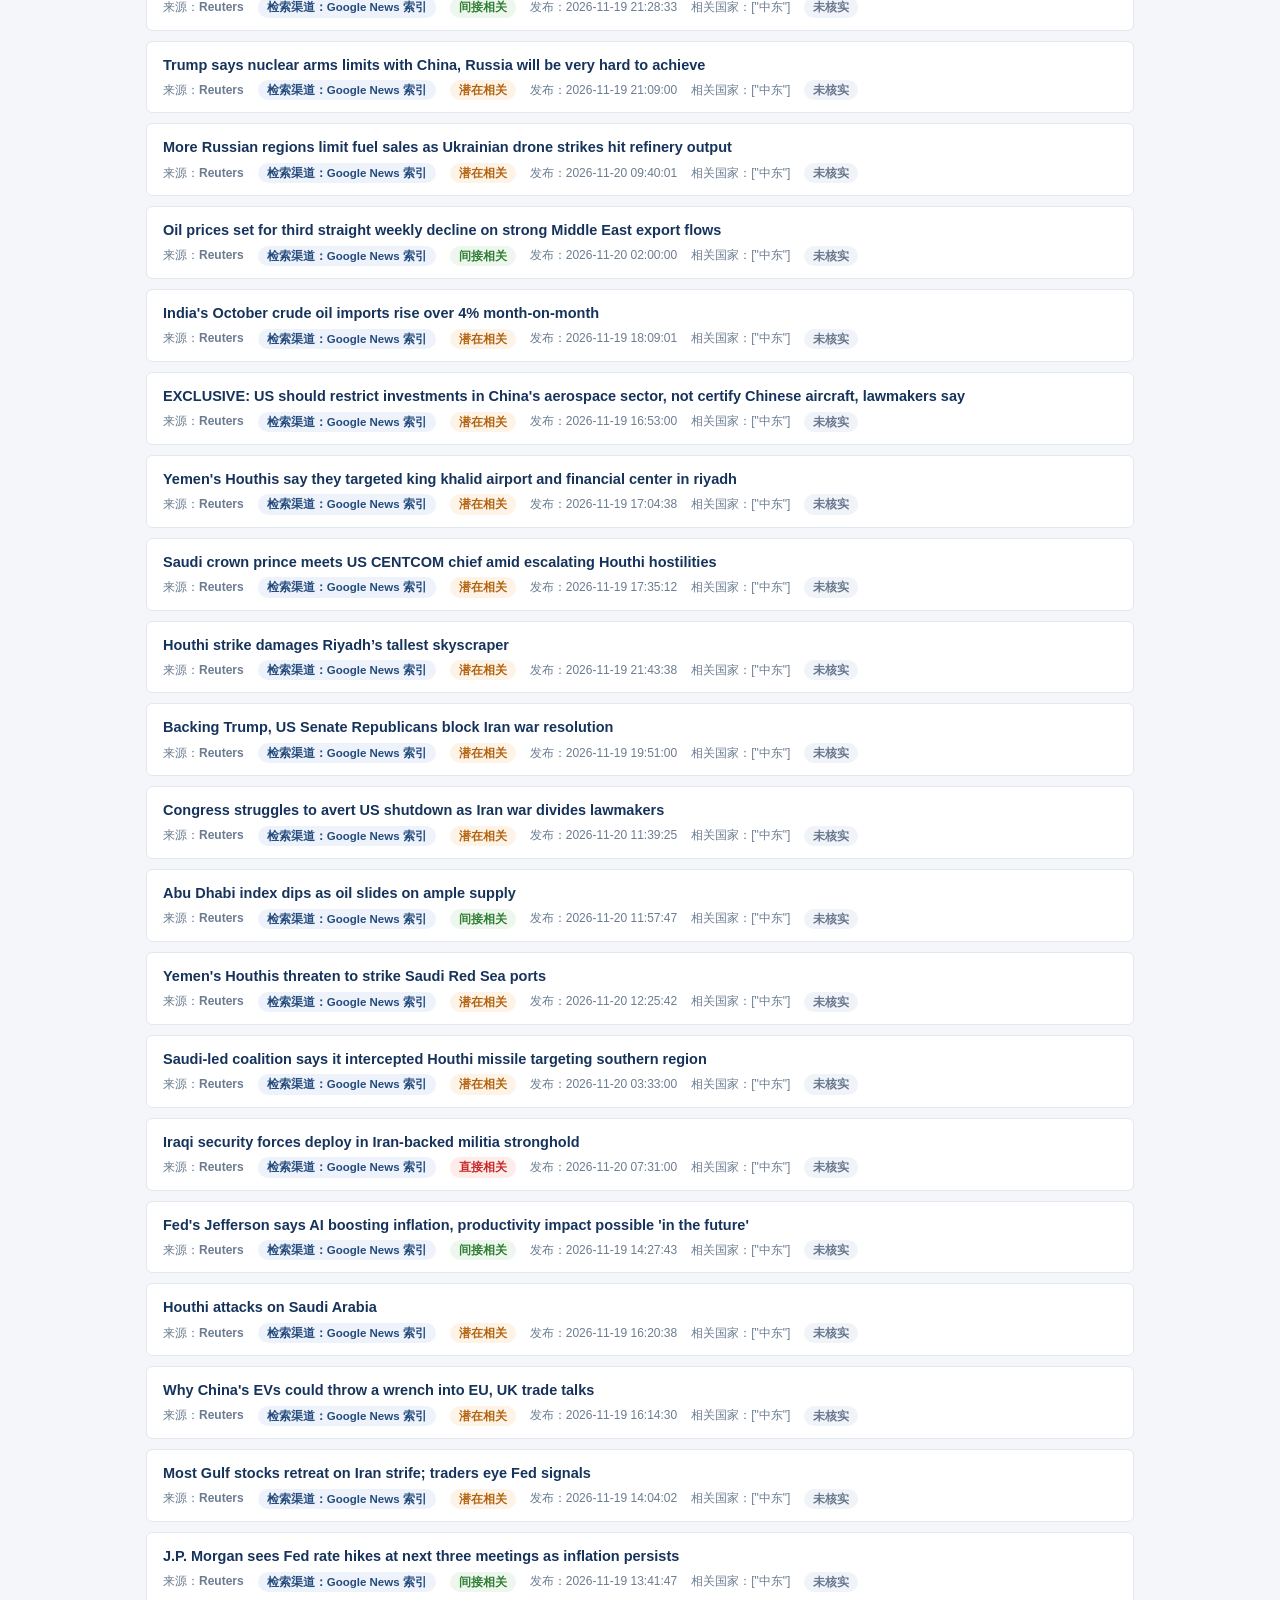
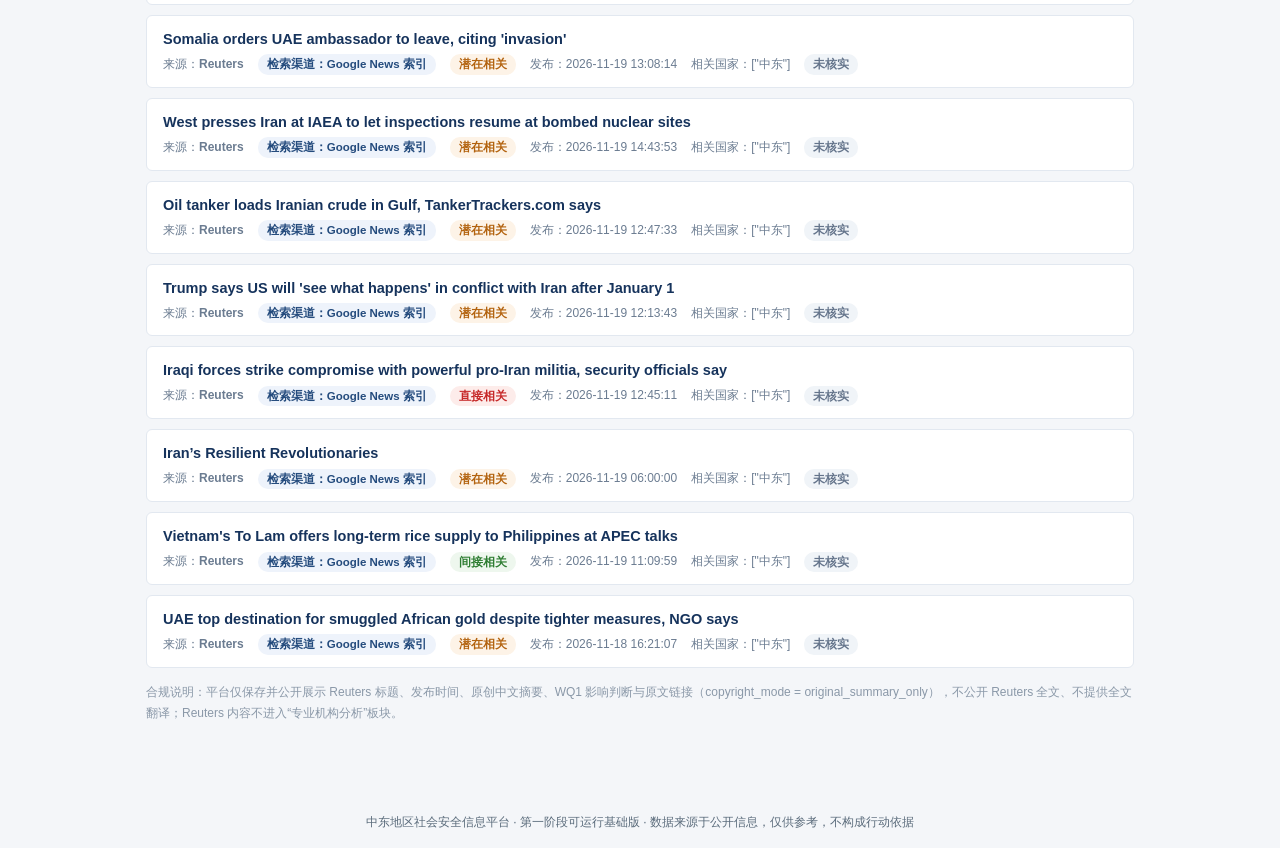
<file: reuters.html>
<!DOCTYPE html>
<html lang="zh-CN">
<head>
<meta charset="utf-8">
<meta name="mesip-build" content="ts=2026-11-26 17:52:34;commit=local-20261126175234;count=70;schema=pro-public-v2">
<meta name="viewport" content="width=device-width, initial-scale=1">
<title>路透社内容发现（多渠道） · 伊拉克及周边区域社会安全信息平台</title>
<link rel="stylesheet" href="assets/css/style.css?v=1795704754">
<style>
  .rt-page { max-width: 1020px; }
  .rt-note {
    background: #f3f7fc; border: 1px solid #d8e3f0; border-radius: 8px;
    padding: 10px 14px; margin-bottom: 16px; font-size: 13px; color: #33445a; line-height: 1.7;
  }
  .rt-filters { display: flex; gap: 8px; flex-wrap: wrap; margin-bottom: 14px; }
  .rt-filters button {
    background: #fff; border: 1px solid #e2e8f0; border-radius: 6px;
    padding: 5px 14px; font-size: 13px; color: #33445a; cursor: pointer;
  }
  .rt-filters button.on { background: #244b7d; border-color: #244b7d; color: #fff; }
  .rt-card {
    background: #fff; border: 1px solid #e2e8f0; border-radius: 6px;
    padding: 12px 16px; margin-bottom: 10px;
  }
  .rt-title { font-size: 14.5px; font-weight: 600; line-height: 1.55; margin: 0 0 4px; }
  .rt-title a { color: #16335c; text-decoration: none; }
  .rt-title a:hover { color: #2f6feb; text-decoration: underline; }
  .rt-orig { font-size: 12.5px; color: #6b7c91; margin: 0 0 8px; line-height: 1.5; }
  .rt-meta { font-size: 12px; color: #6b7c91; display: flex; flex-wrap: wrap; gap: 6px 14px; align-items: center; }
  .rt-badge { display: inline-block; padding: 1px 9px; border-radius: 10px; font-size: 11.5px; font-weight: 600; }
  .rt-badge.vs-corroborated { background: #eef7ee; color: #2e7d32; }
  .rt-badge.vs-single { background: #fdf3e7; color: #b3630f; }
  .rt-badge.vs-unverified { background: #f0f4f8; color: #64748b; }
  .rt-badge.ch { background: #eef3fb; color: #244b7d; }
  .rt-badge.rl-direct { background: #fdecea; color: #c62828; }
  .rt-badge.rl-potential { background: #fdf3e7; color: #b3630f; }
  .rt-badge.rl-indirect { background: #eef7ee; color: #2e7d32; }
  .rt-badge.rl-none { background: #f0f4f8; color: #64748b; }
  .rt-summary { font-size: 13px; color: #3c4f66; background: #f8fafc; border-left: 3px solid #d8e3f0;
                 padding: 8px 12px; margin: 8px 0 6px; line-height: 1.7; border-radius: 4px; }
  .rt-nodata { font-size: 14px; color: #9aa7b6; padding: 16px; background: #f7f9fc; border-radius: 8px; }
  .rt-hint { font-size: 12px; color: #8a98a8; margin-top: 14px; line-height: 1.8; }
</style>
</head>
<body>
<div id="topbar" class="topbar"></div>
<div class="container rt-page">

  <div class="hero">
    <h1>路透社内容发现</h1>
    <p class="muted">通过多渠道（GDELT 开放索引、Reuters 官方站点地图、Google News 索引、事件回流）合法发现路透社（Reuters）中东/伊拉克/能源/航运相关报道的<b>标题、时间与元数据</b>。本平台不抓取、不展示路透社正文全文；点击标题跳转路透社官网阅读原文。所有时间均为北京时间（GMT+8）。</p>
  </div>

  <div class="rt-note">
    来源：<b>Reuters</b> ／ 检索渠道：<b>GDELT</b> · <b>Reuters sitemap</b> · <b>Google News 索引</b> · <b>事件回流</b>（渠道仅用于发现，绝不显示为原始来源）。
    展示内容仅限：原始标题、原始发布时间、平台原创中文摘要、WQ1 影响判断、原文链接、交叉核实来源。
    核实状态：<span class="rt-badge vs-corroborated">已交叉印证</span> 与本平台其他独立来源相互印证；
    <span class="rt-badge vs-single">单一来源（仅元数据）</span> 暂未获其他独立来源证实；
    <span class="rt-badge vs-unverified">未核实</span> 尚未完成核实流程。
  </div>

  <div class="rt-filters" id="rtFilters">
    <button data-v="" class="on">全部</button>
    <button data-v="corroborated">已交叉印证</button>
    <button data-v="single_source_metadata">单一来源</button>
    <button data-v="unverified">未核实</button>
  </div>

  <div id="rtList"><div class="rt-nodata">加载中…</div></div>

  <p class="rt-hint">合规说明：平台仅保存并公开展示 Reuters 标题、发布时间、原创中文摘要、WQ1 影响判断与原文链接（copyright_mode = original_summary_only），不公开 Reuters 全文、不提供全文翻译；Reuters 内容不进入“专业机构分析”板块。</p>

</div>
<footer class="site"></footer>

<script src="assets/js/api.js?v=1795704754"></script>
<script src="assets/js/common.js?v=1795704754"></script>
<script src="assets/js/data.js?v=1795704754"></script>
<script>
window.__STATIC__ = true;
(function () {
  // 兜底：防止 api.js 异常导致全局 API 未定义时，下方 API.get = ... 抛出
  // ReferenceError 而整段脚本中断（会让页面空白且无任何提示）。
  var API = window.API || (window.API = {});
  // 捕获一次，避免每次请求都重复读取可能不存在的全局对象
  var DB = window.__DB__ || null;
  window.__MESIP_DB_OK__ = !!DB;

  // 构建元数据（控制台/调试用）：build_timestamp / git_commit / public_report_count / schema_version
  try {
    var _bm = (DB && DB.build_meta) || null;
    if (_bm) {
      window.__MESIP_BUILD__ = _bm;
      console.info("[MESIP 静态构建] " + (_bm.build_timestamp || "") + " | commit=" + (_bm.git_commit || "") +
        " | 专业报告(published)=" + (_bm.public_report_count) + " | schema=" + (_bm.schema_version || ""));
    }
  } catch (e) {}

  function all() { return (DB && DB.events) || []; }
  function byId(id) {
    var arr = all();
    for (var i = 0; i < arr.length; i++) {
      if (String(arr[i].id) === String(id)) return arr[i];
    }
    return null;
  }
  function byProId(id) {
    // 详情优先从 proDetail（含全文翻译字段）查询，回退到列表精简版
    var arr = (DB && DB.proDetail) || [];
    for (var i = 0; i < arr.length; i++) {
      if (String(arr[i].id) === String(id)) return arr[i];
    }
    arr = (DB && DB.proReports) || [];
    for (var j = 0; j < arr.length; j++) {
      if (String(arr[j].id) === String(id)) return arr[j];
    }
    return null;
  }
  function proRelatedOf(r) {
    if (!r || !DB || !DB.proReports) return [];
    var theme = ((r.risk_category || "").split("/")[0] || r.content_categories || "");
    if (!theme) return [];
    return DB.proReports.filter(function (x) {
      return String(x.id) !== String(r.id) &&
        ((x.risk_category || "").indexOf(theme) >= 0 || (x.content_categories || "").indexOf(theme) >= 0);
    }).slice(0, 4);
  }
  function relatedOf(e) {
    if (!e) return [];
    return all().filter(function (x) {
      return x.country === e.country && String(x.id) !== String(e.id);
    }).slice(0, 5);
  }
  // ---- F11：历史事件分片按需回源 ----
  // data.js 只含最新 2000 条公开事件；更早的历史事件详情从
  // assets/js/event_shards/s_<id 起点>.json 按需拉取（GitHub Pages 纯静态可用）。
  var _shardCache = {};
  function shardFile(id) {
    var n = parseInt(id, 10);
    if (!n || n < 0 || isNaN(n)) return null;
    var start = Math.floor(n / 1000) * 1000;
    return "assets/js/event_shards/s_" + ("00000" + start).slice(-5) + ".json";
  }
  function loadShard(id) {
    var f = shardFile(id);
    if (!f) return Promise.resolve(null);
    if (_shardCache[f]) return _shardCache[f];
    _shardCache[f] = fetch(f, { cache: "no-cache" }).then(function (r) {
      if (!r.ok) throw new Error("分片 " + f + " 加载失败（HTTP " + r.status + "）");
      return r.json();
    }).then(function (j) {
      return (j && j.events) ? j.events : [];
    }).catch(function (e) {
      _shardCache[f] = null;   // 允许重试，不把失败永久缓存
      throw e;
    });
    return _shardCache[f];
  }
  function shardEvent(id) {
    return loadShard(id).then(function (evs) {
      for (var i = 0; i < evs.length; i++) {
        if (String(evs[i].id) === String(id)) return evs[i];
      }
      return null;
    });
  }
  function filt(qs) {
    var p = new URLSearchParams(qs || "");
    var arr = all().slice();
    var c = p.get("country"); if (c) arr = arr.filter(function (e) { return e.country === c; });
    var r = p.get("risk"); if (r) arr = arr.filter(function (e) { return String(e.risk_level) === String(r); });
    // F10 修复（2026-10-23）：分类下拉的 value 是规范代码（如 armed_conflict），
    // 而事件字段 category 是中文名（如 武装冲突与军事行动）。旧代码只比中文名，
    // 导致选择任一类别都返回 0 条。现在同时接受代码与中文名。
    var cat = p.get("category");
    if (cat) arr = arr.filter(function (e) { return e.category_code === cat || e.category === cat; });
    // F10 修复：风险下限（"高风险及以上"），与首页卡片口径一致
    var rm = p.get("risk_min"); if (rm) arr = arr.filter(function (e) { return (e.risk_level || 0) >= parseInt(rm); });
    // F10 修复：伊拉克 / WQ1 直接影响，与首页卡片同口径（标签或国家匹配）
    if (p.get("iraq") === "1") arr = arr.filter(function (e) {
      return (e.module_tags || []).indexOf("iraq") >= 0 || e.country === "伊拉克";
    });
    if (p.get("wq1") === "1") arr = arr.filter(function (e) {
      return (e.module_tags || []).indexOf("wq1") >= 0;
    });
    // F10 修复：状态过滤，使卡片链接（status=published）落地集合与卡片计数口径一致
    var st = p.get("status"); if (st) arr = arr.filter(function (e) { return e.status === st; });
    var f = p.get("from"); if (f) arr = arr.filter(function (e) { return (e.publish_time || "") >= f; });
    var t = p.get("to"); if (t) arr = arr.filter(function (e) { return (e.publish_time || "") <= t; });
    if (p.get("china") === "1") arr = arr.filter(function (e) { return e.involves_china_company || e.involves_china_citizen; });
    var q = p.get("q"); if (q) { var s = q.toLowerCase(); arr = arr.filter(function (e) { return [e.title_zh, e.title_original, e.summary, e.country, e.city, e.category, e.category_code].some(function (v) { return (v || "").toLowerCase().indexOf(s) >= 0; }); }); }
    var lim = p.get("limit"); if (lim && parseInt(lim)) arr = arr.slice(0, parseInt(lim));
    return arr;
  }
  function match(path) {
    if (!DB) throw new Error("数据未能成功加载，请刷新页面或检查网络后重试");
    if (path === "/api/overview") return DB.overview;
    if (path === "/api/home") return DB.home;
    if (path === "/api/hormuz") return { report: DB.hormuz };
    if (path === "/api/brent") return DB.brent;
    if (path.indexOf("/api/reuters") === 0) return DB.reuters || { items: [], count: 0 };
    if (path === "/api/iraq") return DB.iraq;
    if (path === "/api/reports") return { reports: DB.reports };
    if (path === "/api/countries") return { countries: ((DB.overview || {}).countries || []) };
    if (path.indexOf("/api/event/") === 0) {
      var id = path.split("/").pop();
      // 全文接口在静态版由页面自行处理（给出明确提示 + 原文链接）
      if (path.indexOf("/fulltext") >= 0) { return { status: "static", note: "静态归档版不提供按需全文翻译" }; }
      var e = byId(id);
      if (e) return { event: e, related: relatedOf(e) };
      // 主数据未收录（多为 2000 条上限外的历史事件）→ 交给分片回源
      return { __shardEventId: id };
    }
    if (path.indexOf("/api/country/") === 0) { var n = decodeURIComponent(path.split("/").pop()); return DB.countryMap[n] || { country: null, events: [], risk_history: [] }; }
    if (path.indexOf("/api/report/") === 0) { var d = path.split("/").pop(); return DB.reportMap[d] || { report: null }; }
    if (path.indexOf("/api/pro-reports") === 0) {
      // 详情页：/api/pro-reports/<id>[?...]
      if (path.indexOf("/api/pro-reports/") === 0) {
        var pid = path.split("/").pop().split("?")[0];
        var prr = byProId(pid);
        return { report: prr, related: proRelatedOf(prr) };
      }
      // 列表页：/api/pro-reports[?...]
      var qs = path.split("?")[1] || "";
      var p = new URLSearchParams(qs);
      var arr = (DB.proReports) || [];
      // 默认仅返回 published（与 server.py _pro_public_filters 一致），export=all 解除限制
      var xpt = p.get("export");
      if (xpt !== "all") { arr = arr.filter(function (x) { return x.status === "published"; }); }
      var org = p.get("org");
      if (org) arr = arr.filter(function (x) { return (x.org || "").indexOf(org) >= 0; });
      var cps = p.get("copyright_status");
      if (cps) arr = arr.filter(function (x) { return x.copyright_status === cps; });
      var dom = p.get("domain");
      if (dom) arr = arr.filter(function (x) { return (x.content_categories || "").indexOf(dom) >= 0; });
      var wq = p.get("wq1_relevance");
      if (wq) arr = arr.filter(function (x) { return x.wq1_relevance === wq; });
      var rg = p.get("region");
      if (rg) arr = arr.filter(function (x) { return (x.regions || x.countries || "").indexOf(rg) >= 0; });
      var q = p.get("q");
      if (q) {
        var s = q.toLowerCase();
        arr = arr.filter(function (x) {
          return [x.title_zh, x.title_orig, x.org, x.content_zh, x.core_conclusion].some(function (v) { return (v || "").toLowerCase().indexOf(s) >= 0; });
        });
      }
      var orgs = {}, cops = {};
      arr.forEach(function (x) { if (x.org) orgs[x.org] = 1; if (x.copyright_status) cops[x.copyright_status] = 1; });
      // 分页（与 server.py api_pro_reports 一致）
      var total = arr.length;
      var pg = parseInt(p.get("page") || "1", 10); if (!pg || pg < 1) pg = 1;
      var psz = parseInt(p.get("page_size") || "0", 10); if (!psz || psz < 0) psz = 0;
      if (psz > 100) psz = 100;
      var out = arr;
      if (psz > 0) out = arr.slice((pg - 1) * psz, pg * psz);
      return { reports: out, count: out.length, total: total, orgs: Object.keys(orgs), copyright_statuses: Object.keys(cops) };
    }
    if (path.indexOf("/api/pro-institutions") === 0) {
      return DB.proInstitutions || { institutions: [], count: 0 };
    }
    if (path.indexOf("/api/decision-brief") === 0) {
      // Stage 4（2026-08-05）：决策型日报静态路由
      var q = new URLSearchParams(path.split("?")[1] || "");
      var ddate = q.get("date") || "";
      var arr = DB.decisionBriefs || [];
      if (ddate) {
        var hit = null;
        for (var i = 0; i < arr.length; i++) { if (arr[i].brief_date === ddate) { hit = arr[i]; break; } }
        return { brief: hit };
      }
      return { brief: arr.length ? arr[0] : null };
    }
    if (path.indexOf("/api/pro-compare") === 0) {
      return { comparable: false, count: 0, reports: [], message: "静态归档版暂不支持多机构对比，请访问原站或联系管理员。" };
    }
    if (path.indexOf("/api/events") === 0) { var fa = filt(path.split("?")[1] || ""); return { events: fa, count: fa.length }; }
    if (path.indexOf("/api/search") === 0) { var q = new URLSearchParams(path.split("?")[1] || "").get("q") || ""; var s = q.toLowerCase(); var fa = all().filter(function (e) { return [e.title_zh, e.title_original, e.summary, e.country, e.city, e.category].some(function (v) { return (v || "").toLowerCase().indexOf(s) >= 0; }); }); return { events: fa, count: fa.length }; }
    return { error: "static-unknown-path", path: path };
  }
  // 关键修复：用 Promise 包裹，任何同步异常都转为 rejected，从而被页面 .catch 捕获，
  // 避免原来“data.js 未加载时同步抛错、页面空白且无提示”的问题。
  API.get = function (path) {
    return new Promise(function (resolve, reject) {
      try {
        var r = match(path);
        if (r && r.error) { reject(new Error("静态数据缺失：" + (r.error || path))); return; }
        // F11：主数据（data.js，最新 2000 条）里没有的事件 → 按需拉历史分片
        if (r && r.__shardEventId !== undefined) {
          shardEvent(r.__shardEventId).then(function (ev) {
            if (!ev) {
              // 分片里也没有：说明该记录不满足公开条件（已隔离/未获发布资格/涉版权或安全限制）
              resolve({ event: null, related: [], notPublic: true });
              return;
            }
            resolve({ event: ev, related: relatedOf(ev) });
          }).catch(function (err) { reject(err); });
          return;
        }
        resolve(r);
      } catch (e) { reject(e); }
    });
  };
  API.post = function () { return Promise.resolve({ ok: false, static: true, msg: "静态归档版不支持该操作" }); };

  // 若数据整体缺失，显示顶部提示条（各页面 .catch 还会显示具体错误）
  if (!DB) {
    document.addEventListener("DOMContentLoaded", function () {
      var b = document.getElementById("dbError");
      if (b) b.style.display = "block";
    });
  }
})();
</script>
<script>
renderHeader("reuters.html");

var RT_ITEMS = [];

function vsBadge(v) {
  if (v === "corroborated") return '<span class="rt-badge vs-corroborated">已交叉印证</span>';
  if (v === "single_source_metadata") return '<span class="rt-badge vs-single">单一来源（仅元数据）</span>';
  return '<span class="rt-badge vs-unverified">未核实</span>';
}

function rlBadge(v) {
  if (v === "direct") return '<span class="rt-badge rl-direct">直接相关</span>';
  if (v === "potential") return '<span class="rt-badge rl-potential">潜在相关</span>';
  if (v === "indirect") return '<span class="rt-badge rl-indirect">间接相关</span>';
  return '<span class="rt-badge rl-none">相关性待定</span>';
}

function esc(s) {
  return String(s == null ? "" : s).replace(/[&<>"']/g, function (c) {
    return { "&": "&amp;", "<": "&lt;", ">": "&gt;", '"': "&quot;", "'": "&#39;" }[c];
  });
}

function renderList(filter) {
  var box = document.getElementById("rtList");
  var arr = RT_ITEMS;
  if (filter) arr = arr.filter(function (x) { return (x.verification_status || "unverified") === filter; });
  if (!arr.length) {
    box.innerHTML = '<div class="rt-nodata">近 7 天暂无符合条件的路透社发现结果（本平台绝不以旧闻凑数）。</div>';
    return;
  }
  box.innerHTML = arr.map(function (it) {
    var zh = it.title_zh || it.event_title_zh || "";
    var en = it.title_original || "";
    var url = it.original_url || it.canonical_url || "#";
    var summary = it.event_summary_zh || it.summary_zh || "";
    var wq1 = it.wq1_impact_level || "";
    var wq1Txt = it.wq1_impact || "";
    var channel = it.retrieval_channel || "GDELT";
    var chLabel = ({ "GDELT": "GDELT", "reuters_sitemap": "Reuters sitemap", "news_aggregator": "Google News 索引", "event_backfill": "事件回流" })[channel] || channel;
    return '<div class="rt-card">' +
      '<p class="rt-title"><a href="' + esc(url) + '" target="_blank" rel="noopener">' + esc(zh || en) + '</a></p>' +
      (zh && en ? '<p class="rt-orig">' + esc(en) + '</p>' : '') +
      (summary ? '<div class="rt-summary">' + esc(summary) + '</div>' : '') +
      '<div class="rt-meta">' +
        '<span>来源：<b>Reuters</b></span>' +
        '<span class="rt-badge ch">检索渠道：' + esc(chLabel) + '</span>' +
        rlBadge(it.relevance_level) +
        (it.published_at ? '<span>发布：' + esc(it.published_at) + '</span>' : '') +
        (it.related_countries ? '<span>相关国家：' + esc(it.related_countries) + '</span>' : '') +
        (wq1 ? '<span>WQ1 影响：<b>' + esc(wq1) + '</b></span>' : '') +
        vsBadge(it.verification_status) +
      '</div>' +
      (wq1Txt ? '<div class="rt-meta" style="margin-top:6px;"><span>WQ1 判断：' + esc(wq1Txt) + '</span></div>' : '') +
    '</div>';
  }).join("");
}

API.get("/api/reuters?days=7&limit=100").then(function (d) {
  RT_ITEMS = (d && d.items) || [];
  renderList("");
}).catch(function () {
  document.getElementById("rtList").innerHTML = '<div class="rt-nodata">数据加载失败，请刷新重试。</div>';
});

document.getElementById("rtFilters").addEventListener("click", function (e) {
  var b = e.target.closest("button");
  if (!b) return;
  this.querySelectorAll("button").forEach(function (x) { x.classList.remove("on"); });
  b.classList.add("on");
  renderList(b.getAttribute("data-v"));
});
</script>
</body>
</html>
</file>
<file: assets/css/style.css>
:root {
  --bg: #f4f6f9;
  --panel: #ffffff;
  --ink: #1c2733;
  --ink-soft: #5a6b7b;
  --line: #e2e8f0;
  --brand: #0f3a5d;
  --brand-2: #14507e;
  --accent: #c9952b;
  --risk-1: #2e7d32;
  --risk-1-bg: #e8f5e9;
  --risk-2: #b8860b;
  --risk-2-bg: #fff8e1;
  --risk-3: #e65100;
  --risk-3-bg: #fff3e0;
  --risk-4: #c62828;
  --risk-4-bg: #ffebee;
  --radius: 10px;
  --shadow: 0 1px 3px rgba(15,40,70,.08), 0 1px 2px rgba(15,40,70,.06);
  --maxw: 1180px;
}

* { box-sizing: border-box; }
html, body { margin: 0; padding: 0; }
body {
  font-family: -apple-system, BlinkMacSystemFont, "Segoe UI", "PingFang SC", "Microsoft YaHei", "Hiragino Sans GB", sans-serif;
  background: var(--bg);
  color: var(--ink);
  font-size: 15px;
  line-height: 1.6;
}
a { color: var(--brand-2); text-decoration: none; }
a:hover { text-decoration: underline; }

/* ---------- header ---------- */
.topbar {
  background: linear-gradient(180deg, var(--brand) 0%, var(--brand-2) 100%);
  color: #fff;
  box-shadow: var(--shadow);
  position: sticky; top: 0; z-index: 50;
}
.topbar .inner {
  max-width: var(--maxw); margin: 0 auto; padding: 0 16px;
  display: flex; align-items: center; gap: 18px; height: 60px;
}
.brand { display: flex; flex-direction: column; line-height: 1.18; position: relative; padding-left: 13px; }
.brand::before {
  content: ""; position: absolute; left: 0; top: 1px; bottom: 1px; width: 4px;
  background: linear-gradient(180deg, #ffd479 0%, #c9952b 100%);
  border-radius: 2px; box-shadow: 0 0 6px rgba(201,149,43,.5);
}
.brand b {
  font-size: 23px; font-weight: 700; letter-spacing: 1px;
  background: linear-gradient(90deg, #ffffff 0%, #fff0c9 100%);
  -webkit-background-clip: text; background-clip: text;
  -webkit-text-fill-color: transparent; color: #fff;
  text-shadow: 0 1px 1px rgba(0,0,0,.10);
}
.brand span { font-size: 11px; opacity: .8; letter-spacing: .4px; }
.nav { display: flex; gap: 4px; flex: 1; overflow-x: auto; }
.nav a {
  color: #dfeaf3; padding: 8px 12px; border-radius: 8px; white-space: nowrap;
  font-size: 14px;
}
.nav a:hover { background: rgba(255,255,255,.12); text-decoration: none; color: #fff; }
.nav a.active { background: rgba(255,255,255,.20); color: #fff; }

/* ---------- 国家下拉菜单 ---------- */
.nav-drop { position: relative; display: inline-block; }
.nav-drop > summary {
  list-style: none; cursor: pointer; color: #dfeaf3; padding: 8px 12px;
  border-radius: 8px; white-space: nowrap; font-size: 14px; user-select: none;
}
.nav-drop > summary::-webkit-details-marker { display: none; }
.nav-drop > summary:hover { background: rgba(255,255,255,.12); color: #fff; }
.nav-drop[open] > summary { background: rgba(255,255,255,.20); color: #fff; }
.nav-drop-menu {
  position: absolute; top: calc(100% + 6px); left: 0;
  background: #fff; border: 1px solid var(--line); border-radius: 10px;
  box-shadow: 0 12px 30px rgba(15,40,70,.18); padding: 8px;
  display: grid; grid-template-columns: repeat(2, minmax(120px, 1fr)); gap: 2px;
  min-width: 280px; z-index: 60;
}
.nav-drop-menu a {
  display: block; padding: 7px 12px; border-radius: 7px; color: var(--ink);
  font-size: 14px; white-space: nowrap;
}
.nav-drop-menu a:hover { background: var(--bg); text-decoration: none; color: var(--brand-2); }

.topbar .meta { font-size: 12px; opacity: .85; text-align: right; white-space: nowrap;
  display: flex; flex-direction: column; align-items: flex-end; gap: 2px; line-height: 1.5; }
.topbar .meta b { color: #ffd479; }
.topbar .meta #updLine { font-size: 11px; opacity: .9; }

/* 顶部第二行：导航条（占满整行、按钮完全展开） */
.topbar .top-row {
  max-width: var(--maxw); margin: 0 auto; padding: 0 16px;
  display: flex; align-items: center; justify-content: space-between; gap: 16px; min-height: 56px;
}
.navbar { background: rgba(0,0,0,.18); border-top: 1px solid rgba(255,255,255,.12); display: flex; }
.navbar a {
  flex: 1 1 0; text-align: center; color: #dfeaf3; padding: 11px 8px;
  font-size: 14px; white-space: nowrap; border-radius: 0;
}
.navbar a:hover { background: rgba(255,255,255,.12); text-decoration: none; color: #fff; }
.navbar a.active { background: rgba(255,255,255,.22); color: #fff; }

/* ---------- layout ---------- */
.container { max-width: var(--maxw); margin: 0 auto; padding: 18px 16px 60px; }
.section { margin-bottom: 26px; }
.section h2 {
  font-size: 17px; margin: 0 0 12px; padding-left: 10px;
  border-left: 4px solid var(--accent); color: var(--brand);
}
.section h3 { font-size: 15px; margin: 16px 0 8px; color: var(--brand-2); }

.grid { display: grid; gap: 14px; }
.cards { grid-template-columns: repeat(auto-fill, minmax(290px, 1fr)); }
.row { display: flex; gap: 14px; flex-wrap: wrap; }

.panel {
  background: var(--panel); border: 1px solid var(--line); border-radius: var(--radius);
  box-shadow: var(--shadow); padding: 14px 16px;
}
.muted { color: var(--ink-soft); }
.small { font-size: 13px; }
.nowrap { white-space: nowrap; }

/* ---------- risk badges ---------- */
.badge {
  display: inline-block; padding: 2px 9px; border-radius: 999px;
  font-size: 12px; font-weight: 600; line-height: 1.7; white-space: nowrap;
}
.risk-1 { background: var(--risk-1-bg); color: var(--risk-1); }
.risk-2 { background: var(--risk-2-bg); color: var(--risk-2); }
.risk-3 { background: var(--risk-3-bg); color: var(--risk-3); }
.risk-4 { background: var(--risk-4-bg); color: var(--risk-4); }
.risk-0 { background: #eceff1; color: #607d8b; }
/* 可点击的风险标签：跳转评级方法页 */
a.badge.risk-1, a.badge.risk-2, a.badge.risk-3, a.badge.risk-4,
span.badge.risk-1, span.badge.risk-2, span.badge.risk-3, span.badge.risk-4 {
  text-decoration: none; cursor: pointer; border: 1px solid transparent;
}
a.badge.risk-1:hover, a.badge.risk-2:hover, a.badge.risk-3:hover, a.badge.risk-4:hover,
span.badge.risk-1:hover, span.badge.risk-2:hover, span.badge.risk-3:hover, span.badge.risk-4:hover {
  filter: brightness(0.95); outline: 2px solid var(--brand-2); outline-offset: 1px;
}
.tag {
  display: inline-block; padding: 1px 8px; border-radius: 6px; font-size: 12px;
  background: #eef2f6; color: var(--ink-soft); margin: 2px 4px 2px 0;
}
.tag.china { background: #ffe0e0; color: #b71c1c; }
.tag.energy { background: #fff3e0; color: #e65100; }
.tag.transport { background: #e3f2fd; color: #1565c0; }

/* ---------- event card（简洁专业版） ---------- */
.ecard {
  display: flex;
  flex-direction: column;
  gap: 8px;
  padding: 16px 18px !important;
  border-radius: 6px !important;
  box-shadow: none !important;
  text-decoration: none;
  color: inherit;
  transition: border-color .15s, box-shadow .15s;
}
.ecard:hover {
  border-color: #c0c8d2 !important;
  box-shadow: 0 1px 4px rgba(15,40,70,.08) !important;
}

/* 标题：最突出 */
.ecard .ec-title {
  font-size: 15.5px;
  font-weight: 700;
  color: var(--ink);
  line-height: 1.5;
  display: -webkit-box;
  -webkit-line-clamp: 2;
  -webkit-box-orient: vertical;
  overflow: hidden;
}
.ecard:hover .ec-title {
  color: var(--brand-2);
}

/* 摘要：正文色，次要层级 */
.ecard .ec-summary {
  font-size: 13.5px;
  color: #4a5568;
  line-height: 1.65;
  display: -webkit-box;
  -webkit-line-clamp: 3;
  -webkit-box-orient: vertical;
  overflow: hidden;
}

/* 底部标签行：风险等级 + Tags */
.ecard .ec-tags {
  display: flex;
  flex-wrap: wrap;
  align-items: center;
  gap: 7px;
  margin-top: 2px;
}

/* 风险等级标签：小体积、低饱和度、不抢眼 */
.ecard .ec-risk {
  display: inline-block;
  font-size: 11.5px;
  font-weight: 600;
  padding: 2px 9px;
  border-radius: 4px;
  line-height: 1.7;
  white-space: nowrap;
  flex-shrink: 0;
}
.ecard .ec-risk-1 { background: #e8f5e9; color: #2e7d32; }
.ecard .ec-risk-2 { background: #fff8e1; color: #a16207; }
.ecard .ec-risk-3 { background: #fef2f2; color: #b91c1c; }
.ecard .ec-risk-4 { background: #fde8e8; color: #991b1b; }

/* Tags：统一浅灰背景 */
.ecard .ec-tag {
  display: inline-block;
  font-size: 11.5px;
  padding: 2px 9px;
  border-radius: 4px;
  background: #f0f2f5;
  color: #606d7e;
  line-height: 1.7;
  white-space: nowrap;
}

/* 时间：小字灰色，自动靠右 */
.ecard .ec-time {
  margin-left: auto;
  font-size: 11px;
  color: #a0aab8;
  white-space: nowrap;
}

/* ---------- event risk rating block ---------- */
.rating-box { margin-top: 14px; padding: 14px; border: 1px solid #e3e8ee; border-radius: 10px; background: #fbfcfe; }
.rating-box.info { background: #f5f7f9; border-style: dashed; }
.rb-head { display: flex; gap: 8px; align-items: center; flex-wrap: wrap; font-size: 14px; }
.rb-head .mlink { margin-left: auto; font-size: 12px; color: var(--brand-2); text-decoration: none; }
.rb-head .mlink:hover { text-decoration: underline; }
.dims { margin: 12px 0 6px; display: grid; gap: 7px; }
.dim { display: grid; grid-template-columns: 160px 1fr 56px; align-items: center; gap: 10px; font-size: 13px; }
.dim-l { color: var(--ink-soft); }
.dim-bar { height: 9px; background: #eef2f6; border-radius: 999px; overflow: hidden; }
.dim-bar i { display: block; height: 100%; background: linear-gradient(90deg, #2f6feb, #e65100); border-radius: 999px; }
.dim-v { text-align: right; color: var(--ink-soft); font-variant-numeric: tabular-nums; }
.rb-row { display: flex; gap: 8px; flex-wrap: wrap; align-items: center; margin-top: 8px; }
.rb-reason { margin-top: 8px; font-size: 13px; color: #34414f; line-height: 1.6;
  padding: 8px 10px; background: #fff; border-left: 3px solid var(--brand-2); border-radius: 4px; }
@media (max-width: 560px) { .dim { grid-template-columns: 110px 1fr 48px; } }

/* ---------- country risk cards ---------- */
.cr-card { padding: 12px 14px; }
.cr-head { display: flex; gap: 8px; align-items: center; flex-wrap: wrap; font-size: 14px; }
.cr-head .muted { margin-left: auto; }
.cr-sub { margin: 18px 0 8px; font-size: 15px; color: var(--ink); }
.cr-drivers { margin-top: 8px; font-size: 13px; color: #34414f; }
.cr-drivers b { color: var(--ink); }
.cr-wq1 { margin-top: 12px; padding: 10px 12px; background: #fff3e0; border-left: 3px solid #e65100; border-radius: 4px; font-size: 13px; }

/* ---------- table ---------- */
table.tbl { width: 100%; border-collapse: collapse; background: var(--panel); border-radius: var(--radius); overflow: hidden; box-shadow: var(--shadow); }
table.tbl th, table.tbl td { padding: 9px 12px; text-align: left; border-bottom: 1px solid var(--line); font-size: 13px; vertical-align: top; }
table.tbl th { background: #f0f4f8; color: var(--brand); font-weight: 600; }
table.tbl tr:hover td { background: #fafcff; }

/* ---------- forms ---------- */
.filters { display: flex; gap: 10px; flex-wrap: wrap; align-items: end; }
.filters label { font-size: 12px; color: var(--ink-soft); display: block; margin-bottom: 3px; }
input, select, textarea {
  font-family: inherit; font-size: 14px; padding: 7px 10px; border: 1px solid var(--line);
  border-radius: 8px; background: #fff; color: var(--ink); width: 100%;
}
textarea { resize: vertical; min-height: 70px; }
button, .btn {
  font-family: inherit; font-size: 14px; padding: 8px 14px; border: 1px solid var(--brand);
  background: var(--brand); color: #fff; border-radius: 8px; cursor: pointer; display: inline-block;
}
button:hover, .btn:hover { background: var(--brand-2); text-decoration: none; }
.btn.ghost { background: #fff; color: var(--brand); }
.btn.danger { background: #fff; color: var(--risk-4); border-color: var(--risk-4); }
.btn.warn { background: #fff; color: var(--accent); border-color: var(--accent); }
.btn.sm { padding: 5px 10px; font-size: 13px; }

/* ---------- hero ---------- */
.hero {
  background: linear-gradient(135deg, #0f3a5d, #14507e); color: #fff; border-radius: var(--radius);
  padding: 18px 20px; box-shadow: var(--shadow);
}
.hero h1 { margin: 0 0 6px; font-size: 20px; }
.hero p { margin: 0; opacity: .92; font-size: 14px; }

/* ---------- risk matrix ---------- */
.matrix { display: grid; grid-template-columns: repeat(auto-fill, minmax(150px,1fr)); gap: 10px; }
.mcell { border: 1px solid var(--line); border-radius: 8px; padding: 10px 12px; background: #fff; text-align: center; }
.mcell .cn { font-weight: 600; }
.mcell .en { font-size: 12px; color: var(--ink-soft); margin-top: 2px; }
.mcell .rv { font-size: 12px; margin-top: 4px; }

/* ---------- report ---------- */
.report-sec { margin-bottom: 20px; }
.report-sec h2 { font-size: 16px; color: var(--brand); border-left: 4px solid var(--accent); padding-left: 10px; margin: 0 0 10px; }
.report-sec ul { margin: 0; padding-left: 20px; }
.report-sec li { margin-bottom: 6px; }
.sub { font-weight: 600; color: var(--brand-2); margin: 12px 0 6px; }

/* ---------- report: KPI cards ---------- */
.kpi-row { display: grid; grid-template-columns: repeat(auto-fit, minmax(130px, 1fr)); gap: 10px; margin: 4px 0 12px; }
.kpi-card {
  background: var(--panel); border: 1px solid var(--line); border-radius: var(--radius);
  padding: 12px 14px; box-shadow: var(--shadow); text-align: center;
}
.kpi-val { font-size: 26px; font-weight: 700; color: var(--brand); line-height: 1.1; }
.kpi-unit { font-size: 13px; font-weight: 500; color: var(--ink-soft); margin-left: 3px; }
.kpi-label { font-size: 12.5px; color: var(--ink-soft); margin-top: 4px; }
.kpi-card.kpi-ok .kpi-val { color: var(--risk-1); }
.kpi-card.kpi-warn .kpi-val { color: var(--risk-3); }
.kpi-card.kpi-danger .kpi-val { color: var(--risk-4); }
.kpi-card.kpi-warn { border-color: var(--risk-3-bg); background: #fffaf2; }
.kpi-card.kpi-danger { border-color: var(--risk-4-bg); background: #fff6f6; }

/* ---------- report: analysis tables ---------- */
.tbl-wrap { overflow-x: auto; margin: 6px 0 12px; }
.rep-tbl { border-collapse: collapse; width: 100%; font-size: 13.5px; background: var(--panel);
           border: 1px solid var(--line); border-radius: var(--radius); overflow: hidden; }
.rep-tbl th, .rep-tbl td { border: 1px solid var(--line); padding: 8px 10px; text-align: left; vertical-align: top; }
.rep-tbl thead th { background: var(--brand); color: #fff; font-weight: 600; }
.rep-tbl tbody tr:nth-child(even) { background: #f8fafc; }
.rep-tbl td:first-child { font-weight: 600; color: var(--brand-2); white-space: nowrap; }

/* ---------- admin ---------- */
.tabs { display: flex; gap: 4px; border-bottom: 1px solid var(--line); margin-bottom: 16px; flex-wrap: wrap; }
.tabs button { background: none; border: none; color: var(--ink-soft); padding: 9px 14px; border-bottom: 2px solid transparent; border-radius: 0; }
.tabs button.active { color: var(--brand); border-bottom-color: var(--accent); font-weight: 600; }
.tabpane { display: none; }
.tabpane.active { display: block; }
/* home update status bar */
.updatebar { display: flex; flex-wrap: wrap; gap: 10px 18px; align-items: center; margin-top: 14px; font-size: 13px; }
.updatebar .btn.small { padding: 5px 12px; font-size: 13px; }
.btn.small { padding: 5px 12px; font-size: 13px; }

/* meta grid on the event detail page: each .kv row is a clean label/value pair */
.meta { display: grid; grid-template-columns: 1fr 1fr; gap: 0 28px; margin-top: 4px; }
.kv { display: grid; grid-template-columns: 130px 1fr; gap: 6px 12px; font-size: 14px; padding: 7px 0; border-bottom: 1px solid var(--line); align-items: baseline; }
.kv b { color: var(--ink-soft); font-weight: 500; }
.kv a { color: var(--brand); word-break: break-all; }
.src-link { display: inline-block; margin-top: 4px; padding: 8px 16px; background: var(--brand); color: #fff; border-radius: 8px; text-decoration: none; font-size: 14px; font-weight: 500; }
.src-link:hover { opacity: .9; }

/* ---------- misc ---------- */
.pill { font-size: 12px; padding: 2px 8px; border-radius: 999px; background: #eef2f6; color: var(--ink-soft); }
.right { text-align: right; }
.center { text-align: center; }
.empty { color: var(--ink-soft); padding: 30px; text-align: center; }
.toast {
  position: fixed; bottom: 20px; left: 50%; transform: translateX(-50%);
  background: #1c2733; color: #fff; padding: 10px 18px; border-radius: 8px; z-index: 100;
  box-shadow: var(--shadow); opacity: 0; transition: opacity .3s; pointer-events: none;
}
.toast.show { opacity: 1; }
footer.site { max-width: var(--maxw); margin: 0 auto; padding: 16px; color: var(--ink-soft); font-size: 12px; text-align: center; }

@media (max-width: 720px) {
  .topbar .top-row { flex-wrap: wrap; padding: 8px 12px; min-height: 0; }
  .brand b { font-size: 19px; letter-spacing: .5px; }
  .topbar .meta { order: 2; align-items: flex-end; }
  .navbar { flex-wrap: wrap; }
  .navbar a { flex: 1 1 33%; min-width: 84px; }
  .kv { grid-template-columns: 100px 1fr; }
  .meta { grid-template-columns: 1fr; gap: 0; }
  table.tbl { display: block; overflow-x: auto; white-space: nowrap; }
}
</file>
<file: assets/css/home.css>
/* ===== 社会安全态势与管理决策首页（home.css） ===== */
.hp-hero {
  background: linear-gradient(135deg, #0f2747 0%, #1b3a63 55%, #244b7d 100%);
  color: #fff;
  padding: 38px 20px 30px;
}
.hp-hero-inner { max-width: 1180px; margin: 0 auto; }
.hp-kicker {
  font-size: 13px; letter-spacing: .5px; color: #aecbff; margin-bottom: 10px;
}
.hp-hero h1 { font-size: 30px; margin: 0 0 16px; font-weight: 700; }
.hp-overall { display: flex; align-items: center; gap: 14px; flex-wrap: wrap; margin-bottom: 14px; }
.hp-risk-badge {
  display: inline-block; padding: 6px 16px; border-radius: 20px;
  font-size: 18px; font-weight: 700; background: #fff; color: #1b3a63;
}
.hp-risk-badge.hp-r1 { background: #e3f2fd; color: #1565c0; }
.hp-risk-badge.hp-r2 { background: #fff8e1; color: #f9a825; }
.hp-risk-badge.hp-r3 { background: #ffe0b2; color: #ef6c00; }
.hp-risk-badge.hp-r4 { background: #ffcdd2; color: #c62828; }
.hp-trend-line { font-size: 15px; color: #dbeafe; }
.hp-window { font-size: 12px; color: #9fb8d8; margin-left: auto; }
.hp-sit-text {
  font-size: 16px; line-height: 1.8; max-width: 920px;
  background: rgba(255,255,255,.08); border-left: 3px solid #4f8bff;
  padding: 14px 16px; border-radius: 6px; margin: 0 0 20px;
}
.hp-metrics { display: grid; grid-template-columns: repeat(4, 1fr); gap: 14px; }
.hp-metric {
  display: block; text-decoration: none; color: #fff;
  background: rgba(255,255,255,.10); border: 1px solid rgba(255,255,255,.16);
  border-radius: 10px; padding: 14px 16px; transition: .15s;
}
.hp-metric:hover { background: rgba(255,255,255,.18); transform: translateY(-2px); }
.hp-metric-val { font-size: 26px; font-weight: 800; color: #ffd86b; }
.hp-metric-label { font-size: 13px; color: #cfe0f5; margin-top: 4px; }

/* ===== 首页 hero 左右布局：左侧安全态势(~68%) + 右侧布伦特油价(~32%) ===== */
.hp-hero-grid {
  max-width: 1180px; margin: 0 auto;
  display: flex; gap: 20px; align-items: stretch;
}
.hp-hero-left { flex: 1 1 68%; min-width: 0; }
.hp-hero-right,
.hp-brent { flex: 0 0 32%; max-width: 360px; }

/* 布伦特油价卡片（视觉与首页其他卡片一致：白底+细线+左侧品牌色描边+轻阴影） */
.hp-brent {
  background: var(--panel); color: var(--ink);
  border: 1px solid var(--line);
  border-left: 3px solid var(--brand-2);
  border-radius: var(--radius);
  box-shadow: var(--shadow);
  padding: 14px 16px 12px;
  display: flex; flex-direction: column;
  align-self: flex-end; /* 底边与左侧四个指标小卡对齐（用户 2026-07-23 要求） */
}
/* 卡头：标题两行 + 状态（右上） */
.hp-brent-head {
  display: flex; align-items: flex-start; justify-content: space-between;
  gap: 10px; margin-bottom: 8px;
}
.hp-brent-title { font-size: 16px; font-weight: 600; color: var(--brand); line-height: 1.3; }
.hp-brent-subtitle { display: block; margin-top: 2px; font-size: 11px; font-weight: 400; color: var(--ink-soft); }
/* 状态标签：中性灰底，与左侧安全态势基调一致；失败态保留低饱和红字 */
.hp-brent-status {
  font-size: 11px; font-weight: 500;
  padding: 2px 8px; border-radius: 999px;
  background: #eef2f6; color: var(--ink-soft);
  border: 1px solid var(--line);
  white-space: nowrap; flex-shrink: 0;
}
.hp-brent-status.st-open,
.hp-brent-status.st-closed,
.hp-brent-status.st-holiday { background: #eef2f6; color: var(--ink-soft); }
.hp-brent-status.st-delayed { background: #eef2f6; color: var(--ink-soft); }
.hp-brent-status.st-failed  { background: #fbe9e9; color: #b71c1c; border-color: #f3cccc; }

/* 价格行 */
.hp-brent-price-row {
  display: flex; align-items: baseline; gap: 6px;
  margin-top: 10px; margin-bottom: 4px;
}
.hp-brent-price {
  font-size: 30px; font-weight: 700;
  color: var(--ink); line-height: 1.1;
  font-variant-numeric: tabular-nums;
}
.hp-brent-unit { font-size: 13px; color: var(--ink-soft); font-weight: 400; }

/* 涨跌 + 30日区间 合并为同一行（紧凑） */
.hp-brent-meta-row {
  display: flex; justify-content: space-between; align-items: baseline;
  gap: 10px; margin-top: 4px; margin-bottom: 8px;
  font-size: 12px; color: var(--ink-soft);
  flex-wrap: wrap;
}
.hp-brent-change { font-size: 12px; }
.hp-brent-change .arr { font-weight: 600; margin-right: 3px; }
.hp-brent-change.up .arr   { color: #2e7d32; }
.hp-brent-change.down .arr { color: #c62828; }
.hp-brent-change.up .num   { color: #2e7d32; font-weight: 600; }
.hp-brent-change.down .num { color: #c62828; font-weight: 600; }
.hp-brent-range { font-size: 12px; color: var(--ink-soft); }
.hp-brent-range b { color: var(--ink); font-weight: 500; }

/* 折线图：网站主蓝 #14507e / 2px / 最新数据点 #c9952b */
.hp-brent-chart {
  position: relative;
  margin-top: 4px; margin-bottom: 6px;
  height: 135px;
}
.hp-chart-svg { display: block; width: 100%; height: 135px; }
.hp-chart-grid { stroke: #edf1f5; stroke-width: 1; stroke-dasharray: 2 3; }
.hp-chart-axis { stroke: #edf1f5; stroke-width: 1; }
.hp-chart-x { font-size: 9px; fill: #7b8794; font-variant-numeric: tabular-nums; }
.hp-chart-y { font-size: 9px; fill: #7b8794; font-variant-numeric: tabular-nums; }
.hp-chart-tip {
  position: absolute; top: 0; transform: translateX(-50%);
  background: var(--brand); color: #fff; font-size: 11px; line-height: 1.45;
  padding: 4px 8px; border-radius: 4px; pointer-events: none; white-space: nowrap;
  box-shadow: 0 2px 6px rgba(15,40,70,.18); z-index: 5;
}

/* 页脚：更新时间 + 来源 */
.hp-brent-foot {
  display: flex; justify-content: space-between; align-items: center;
  gap: 8px; margin-top: 6px; padding-top: 7px;
  border-top: 1px solid #edf1f5;
  font-size: 11px; color: #7b8794;
  flex-wrap: wrap;
}
.hp-brent-foot a { color: var(--brand-2); text-decoration: none; }
.hp-brent-foot a:hover { text-decoration: underline; }
.hp-brent-foot .src { color: #7b8794; }

/* 异常/陈旧提示：低饱和度，不再是黄底 */
.hp-brent-note {
  margin-top: 8px; font-size: 11.5px; line-height: 1.55;
  color: #b71c1c;
  background: #fbe9e9; border: 1px solid #f3cccc; border-left: 3px solid #c62828;
  border-radius: 6px; padding: 7px 10px;
}

.hp-main { max-width: 1180px; margin: 0 auto; padding: 8px 20px 30px; }
.hp-block { margin-top: 30px; }
.hp-h2 {
  font-size: 20px; margin: 0 0 14px; padding-left: 12px;
  border-left: 4px solid #244b7d; color: #16335c;
}
.hp-h3 { font-size: 16px; margin: 0 0 10px; color: #244b7d; }

/* WQ1 影响 */
.hp-wq1-note {
  background: #e8f5e9; color: #2e7d32; padding: 10px 14px;
  border-radius: 8px; font-size: 14px; margin-bottom: 12px;
}
.hp-wq1 { display: grid; grid-template-columns: repeat(3, 1fr); gap: 14px; }
.hp-wq1-card {
  background: #fff; border: 1px solid #e3e8ef; border-left: 4px solid #cfd8e3;
  border-radius: 10px; padding: 14px 16px;
}
.hp-wq1-card.ok { border-left-color: #43a047; }
.hp-wq1-card.watch { border-left-color: #f9a825; }
.hp-wq1-card.affected { border-left-color: #ef6c00; }
.hp-wq1-card.severe { border-left-color: #c62828; }
.hp-wq1-label { font-size: 14px; font-weight: 600; color: #16335c; }
.hp-wq1-status { font-size: 15px; font-weight: 700; margin: 6px 0 4px; }
.hp-wq1-card.ok .hp-wq1-status { color: #2e7d32; }
.hp-wq1-card.watch .hp-wq1-status { color: #f9a825; }
.hp-wq1-card.affected .hp-wq1-status { color: #ef6c00; }
.hp-wq1-card.severe .hp-wq1-status { color: #c62828; }
.hp-wq1-detail { font-size: 13px; color: #5a6b80; line-height: 1.6; }
/* WQ1 子模块 AI 研判（hy3 生成，过去24h） */
.hp-wq1-analysis {
  font-size: 12.5px; color: #5a4a2e; line-height: 1.55; margin-top: 8px;
  padding: 7px 9px; background: #fbf6ea; border-left: 3px solid #e0b25a; border-radius: 0 6px 6px 0;
}
/* 伊拉克/巴士拉 子模块 AI 研判（hy3 生成，过去24h） */
.hp-bucket-analysis {
  font-size: 12.5px; color: #5a4a2e; line-height: 1.6; margin: 0 0 10px;
  padding: 8px 10px; background: #fbf6ea; border-left: 3px solid #e0b25a; border-radius: 0 6px 6px 0;
}
/* AI 研判徽标 */
.hp-ai-badge {
  display: inline-block; font-size: 11px; font-weight: 700; color: #b8860b;
  background: #f3e3c0; border-radius: 4px; padding: 1px 6px; margin-right: 6px;
  vertical-align: 1px;
}

/* 预警 */
.hp-alerts { display: grid; grid-template-columns: repeat(3, 1fr); gap: 14px; }
.hp-alert {
  display: block; text-decoration: none; color: inherit; background: #fff;
  border: 1px solid #e3e8ef; border-radius: 10px; padding: 14px 16px; transition: .15s;
}
.hp-alert:hover { box-shadow: 0 4px 14px rgba(20,51,92,.12); transform: translateY(-2px); }
.hp-alert-head { display: flex; align-items: center; gap: 8px; flex-wrap: wrap; margin-bottom: 8px; }
.hp-cred { font-size: 12px; color: #8a6d3b; background: #fff7e6; padding: 2px 8px; border-radius: 10px; }
.hp-alert-time { font-size: 12px; color: #90a0b3; margin-left: auto; }
.hp-alert-title { font-size: 15px; font-weight: 700; line-height: 1.5; margin-bottom: 8px; color: #16335c; }
.hp-alert-conf { font-size: 13px; color: #445; line-height: 1.6; margin-bottom: 8px; }
.hp-alert-rows { font-size: 13px; color: #4a5a6e; line-height: 1.7; border-top: 1px dashed #e3e8ef; padding-top: 8px; }
.hp-alert-rows b { color: #16335c; }

/* Stage 2 预警卡扩展（2026-08-04）：等级徽章 / 待核实标签 / 小字 */
.hp-alert-lv { display: inline-block; padding: 2px 10px; border-radius: 10px; font-size: 12px; font-weight: 700; }
.hp-alert-lv-critical { background: #c62828; color: #fff; }
.hp-alert-lv-high { background: #ef6c00; color: #fff; }
.hp-verify-tag { background: #c62828; color: #fff; font-size: 11px; padding: 1px 6px; border-radius: 8px; margin-left: 4px; }
.hp-muted-sm { font-size: 12px; color: #90a0b3; }

/* 风险等级徽章（通用） */
.hp-ev-risk {
  display: inline-block; padding: 2px 9px; border-radius: 10px;
  font-size: 12px; font-weight: 700; white-space: nowrap;
}
.hp-r1 { background: #e3f2fd; color: #1565c0; }
.hp-r2 { background: #fff8e1; color: #f9a825; }
.hp-r3 { background: #ffe0b2; color: #ef6c00; }
.hp-r4 { background: #ffcdd2; color: #c62828; }

/* 伊拉克 / 巴士拉 */
.hp-iraq { display: grid; grid-template-columns: 1fr 1fr; gap: 20px; }
.hp-iraq-col { background: #f7f9fc; border: 1px solid #e7edf5; border-radius: 12px; padding: 16px 18px; }
.hp-iraq-col.hp-basra { background: #fff8f3; border-color: #f3e0d2; }
.hp-bucket { margin-bottom: 14px; }
.hp-bucket:last-child { margin-bottom: 0; }
.hp-bucket-h {
  font-size: 13px; font-weight: 700; color: #5a6b80; margin-bottom: 8px;
  padding-bottom: 4px; border-bottom: 1px solid #e3e8ef;
}
.hp-ev {
  display: flex; gap: 10px; text-decoration: none; color: inherit;
  padding: 8px; border-radius: 8px; transition: .12s; align-items: flex-start;
}
.hp-ev:hover { background: #fff; }
.hp-ev-body { flex: 1; min-width: 0; }
.hp-ev-title { font-size: 13px; font-weight: 600; line-height: 1.45; color: #1f2d3d; }
.hp-ev-meta { font-size: 11px; color: #90a0b3; margin: 2px 0; }
.hp-ev-sum { font-size: 12px; color: #5a6b80; line-height: 1.5; }
.hp-empty-sm { font-size: 12px; color: #9aa7b6; padding: 6px 8px; font-style: italic; }
.hp-empty { font-size: 14px; color: #9aa7b6; padding: 18px; text-align: center; background: #f7f9fc; border-radius: 10px; }

/* 地区风险 */
.hp-region { display: grid; grid-template-columns: repeat(4, 1fr); gap: 14px; }
.hp-rcard {
  display: block; text-decoration: none; color: inherit; background: #fff;
  border: 1px solid #e3e8ef; border-radius: 10px; padding: 14px 16px; transition: .15s;
}
.hp-rcard:hover { box-shadow: 0 4px 14px rgba(20,51,92,.12); transform: translateY(-2px); }
.hp-rcard-top { display: flex; align-items: center; justify-content: space-between; margin-bottom: 8px; }
.hp-trend { font-size: 12px; font-weight: 700; }
.hp-trend.up { color: #c62828; }
.hp-trend.down { color: #2e7d32; }
.hp-trend.flat { color: #757575; }
.hp-rcard-name { font-size: 16px; font-weight: 700; color: #16335c; margin-bottom: 6px; }
.hp-rcard-main { font-size: 13px; color: #4a5a6e; line-height: 1.5; }
.hp-rcard-link { font-size: 12px; color: #90a0b3; margin-top: 6px; }
.hp-rcard-note {
  font-size: 12px; color: #5a4a2e; line-height: 1.55; margin-top: 8px;
  padding: 7px 9px; background: #fbf6ea; border-left: 3px solid #e0b25a; border-radius: 0 6px 6px 0;
}
.hp-rcard-note::before { content: "AI 研判"; font-weight: 700; color: #b8860b; margin-right: 4px; }

/* 当日日报 */
.hp-daily { background: #f7f9fc; border: 1px solid #e7edf5; border-radius: 12px; padding: 18px 20px; }
.hp-daily-head { display: flex; align-items: center; gap: 12px; flex-wrap: wrap; margin-bottom: 12px; }
.hp-daily-status { padding: 4px 12px; border-radius: 14px; font-size: 13px; font-weight: 700; }
.hp-daily-status.ok { background: #e8f5e9; color: #2e7d32; }
.hp-daily-status.pending { background: #fff8e1; color: #f9a825; }
.hp-daily-status.error { background: #ffebee; color: #c62828; }
.hp-daily-name { font-size: 16px; font-weight: 700; color: #16335c; }
.hp-daily-concl { margin: 0 0 14px; padding-left: 20px; }
.hp-daily-concl li { font-size: 14px; color: #33445a; line-height: 1.8; }
.hp-daily-links { display: flex; gap: 10px; flex-wrap: wrap; }
.hp-daily-links .btn { text-decoration: none; }
.btn.ghost { background: #fff; border: 1px solid #c9d6e5; color: #244b7d; }

/* 霍尔木兹海峡通航情况 */
.hp-hormuz-meta { font-size: 12.5px; color: #6b7c91; line-height: 1.7; margin-bottom: 12px; }
.hp-hormuz-meta-line { color: #6b7c91; }
.hp-hormuz-notice {
  margin-top: 6px; font-size: 12.5px; color: #8a5a00;
  background: #fff7e6; border-left: 3px solid #e0a000; padding: 6px 10px; border-radius: 0 6px 6px 0;
}
.hp-hormuz-status {
  background: #f3f7fc; border: 1px solid #d8e3f0; border-left: 4px solid #244b7d;
  border-radius: 8px; padding: 12px 14px; margin-bottom: 14px; line-height: 1.6;
}
.hp-hormuz-status-label { font-weight: 700; color: #16335c; margin-right: 8px; }
.hp-hormuz-badge {
  display: inline-block; padding: 3px 12px; border-radius: 14px;
  font-size: 13px; font-weight: 700; color: #fff; margin-right: 10px; vertical-align: middle;
}
.hp-hormuz-badge.lv-ok { background: #2e7d32; }
.hp-hormuz-badge.lv-basic { background: #43a047; }
.hp-hormuz-badge.lv-limited { background: #ef6c00; }
.hp-hormuz-badge.lv-severe { background: #c62828; }
.hp-hormuz-badge.lv-blocked { background: #7b1fa2; }
.hp-hormuz-badge.lv-unknown { background: #757575; }
.hp-hormuz-status-text { font-size: 14.5px; color: #1f2d3d; }
.hp-hormuz-nodata { font-size: 14px; color: #9aa7b6; padding: 14px; background: #f7f9fc; border-radius: 8px; }

/* 分析判断（位于表格上方，浅蓝灰底 + 品牌色左线，完整展示） */
.hormuz-analysis {
  margin: 0 0 14px; background: #f8fafc; border-left: 3px solid var(--brand-2, #14507e);
  border-radius: 0 8px 8px 0; padding: 12px 16px;
}
.hormuz-analysis .hz-a-title { font-weight: 700; color: #16335c; font-size: 13.5px; margin-bottom: 6px; }
.hormuz-analysis .hz-a-body { font-size: 13.5px; color: #33445a; line-height: 1.8; white-space: pre-line; }

/* 四项核心状态摘要（一行四列紧凑状态条） */
.hormuz-summary {
  display: grid; grid-template-columns: repeat(4, 1fr); gap: 8px; margin-bottom: 12px;
}
.hz-sum-cell {
  background: #f7f9fc; border: 1px solid #e3e8ef; border-radius: 8px;
  padding: 8px 10px; min-height: 50px; max-height: 65px; overflow: hidden;
}
.hz-sum-name { font-size: 11.5px; color: #6b7c91; margin-bottom: 3px; white-space: nowrap; overflow: hidden; text-overflow: ellipsis; }
.hz-sum-val { font-size: 13px; font-weight: 700; line-height: 1.35; }
.hz-sum-val.st-ok { color: #2e7d32; }
.hz-sum-val.st-warn { color: #b3630f; }
.hz-sum-val.st-bad { color: #c62828; }
.hz-sum-val.st-neutral { color: #33445a; }

/* 四列紧凑表格 */
.hp-hormuz-tablewrap { overflow: visible; }
.hormuz-table {
  width: 100%; border-collapse: collapse; font-size: 13px; background: #fff;
  border: 1px solid #e3e8ef; border-radius: 8px; overflow: hidden; table-layout: fixed;
}
.hormuz-table th, .hormuz-table td {
  border: 1px solid #e7edf5; padding: 8px 10px; text-align: left; vertical-align: top; line-height: 1.5;
  word-break: break-word;
}
.hormuz-table thead th {
  background: #e8f0fa; color: #16335c; font-weight: 700; font-size: 12.5px;
  height: 22px; padding: 8px 10px; border-bottom: 2px solid #c4d6ea;
}
.hormuz-table .hz-item { font-weight: 600; color: #16335c; font-size: 12.5px; }
.hormuz-table .hp-hormuz-empty { text-align: center; color: #9aa7b6; padding: 18px; }
.hz-tag {
  display: inline-block; padding: 2px 8px; border-radius: 10px; font-size: 12px; font-weight: 600; line-height: 1.4;
}
.hz-tag.st-ok { background: #eef7ee; color: #2e7d32; }
.hz-tag.st-warn { background: #fdf3e7; color: #b3630f; }
.hz-tag.st-bad { background: #fdecea; color: #c62828; }
.hz-tag.st-neutral { background: #f0f4f8; color: #33445a; }
.hz-cell-short { color: #1f2d3d; }
.hz-meta { margin-top: 5px; font-size: 11.5px; color: #8a97a8; line-height: 1.6; }
.hz-meta-time { margin-right: 8px; }
.hz-meta-src a { color: #5b83c4; text-decoration: none; margin-right: 6px; }
.hz-meta-src a:hover { text-decoration: underline; }
.hz-toggle {
  border: none; background: none; color: #2f6feb; font-size: 11.5px; cursor: pointer;
  padding: 0; font-family: inherit;
}
.hz-toggle:hover { text-decoration: underline; }
/* 展开详情行 */
.hz-detail td { background: #fbfdff; padding: 0; }
.hz-detail-inner {
  padding: 12px 16px; animation: hzExpand .22s ease-out;
}
@keyframes hzExpand { from { opacity: 0; transform: translateY(-4px); } to { opacity: 1; transform: none; } }
.hz-d-block { margin-bottom: 8px; }
.hz-d-block:last-child { margin-bottom: 0; }
.hz-d-block b { display: block; font-size: 12px; color: #16335c; margin-bottom: 2px; }
.hz-d-block p { margin: 0; font-size: 12.5px; color: #33445a; line-height: 1.7; }
.hz-d-src a { color: #2f6feb; text-decoration: none; margin-right: 8px; }
.hz-d-src a:hover { text-decoration: underline; }
/* 查看详细通航情况 入口 */
.hormuz-more { margin-top: 10px; text-align: right; }
.hormuz-more a { font-size: 13px; color: #2f6feb; text-decoration: none; font-weight: 600; }
.hormuz-more a:hover { text-decoration: underline; }

/* 响应式 */
@media (max-width: 900px) {
  .hp-metrics { grid-template-columns: repeat(2, 1fr); }
  .hp-wq1, .hp-alerts, .hp-region { grid-template-columns: repeat(2, 1fr); }
  .hp-iraq { grid-template-columns: 1fr; }
  /* hero 左右布局在移动端改为上下布局：先安全态势，后油价卡片 */
  .hp-hero-grid { flex-direction: column; gap: 16px; }
  .hp-hero-right,
  .hp-brent { flex: 1 1 auto; max-width: none; width: 100%; align-self: auto; }
  .hp-brent-price { font-size: 28px; }
  .hp-brent-chart { height: 130px; }
  .hp-chart-svg { height: 130px; }
}
@media (max-width: 560px) {
  .hp-hero h1 { font-size: 24px; }
  .hp-metrics, .hp-wq1, .hp-alerts, .hp-region { grid-template-columns: 1fr; }
  .hp-window { margin-left: 0; width: 100%; }
  /* 油价 meta 行窄屏换行：涨跌一行、30日区间单独一行 */
  .hp-brent-meta-row { gap: 4px; }
  .hp-brent-range { width: 100%; }
  .hp-brent-foot { flex-direction: column; align-items: flex-start; gap: 4px; }
  /* 霍尔木兹：四项摘要转两列 */
  .hormuz-summary { grid-template-columns: repeat(2, 1fr); }
  .hz-sum-cell { max-height: none; }
  /* 分析判断在移动端完整展示（不折叠） */
  .hormuz-analysis .hz-a-body { font-size: 13px; }
  /* 表格在窄屏转为折叠卡片：每行独立纵向展示，来源链接仍可点击 */
  .hormuz-table, .hormuz-table tbody, .hormuz-table tr, .hormuz-table td { display: block; width: 100%; }
  .hormuz-table { border: none; table-layout: auto; }
  .hormuz-table colgroup { display: none; }
  .hormuz-table thead { display: none; }
  .hormuz-table tr.hz-row {
    border: 1px solid #e3e8ef; border-radius: 10px; padding: 6px 10px; margin-bottom: 10px; background: #fff;
  }
  .hormuz-table td { border: none; padding: 5px 0; }
  .hormuz-table tr.hz-row td::before {
    content: attr(data-label); display: block; font-weight: 700; color: #16335c;
    font-size: 12px; margin-bottom: 2px;
  }
  /* 展开详情行在移动端贴合上方卡片 */
  .hormuz-table tr.hz-detail {
    border: 1px solid #e3e8ef; border-top: none; border-radius: 0 0 10px 10px;
    margin: -10px 0 10px; background: #fbfdff;
  }
  .hormuz-table tr.hz-detail[hidden] { display: none; }
  .hormuz-more { text-align: center; }
}
</file>
